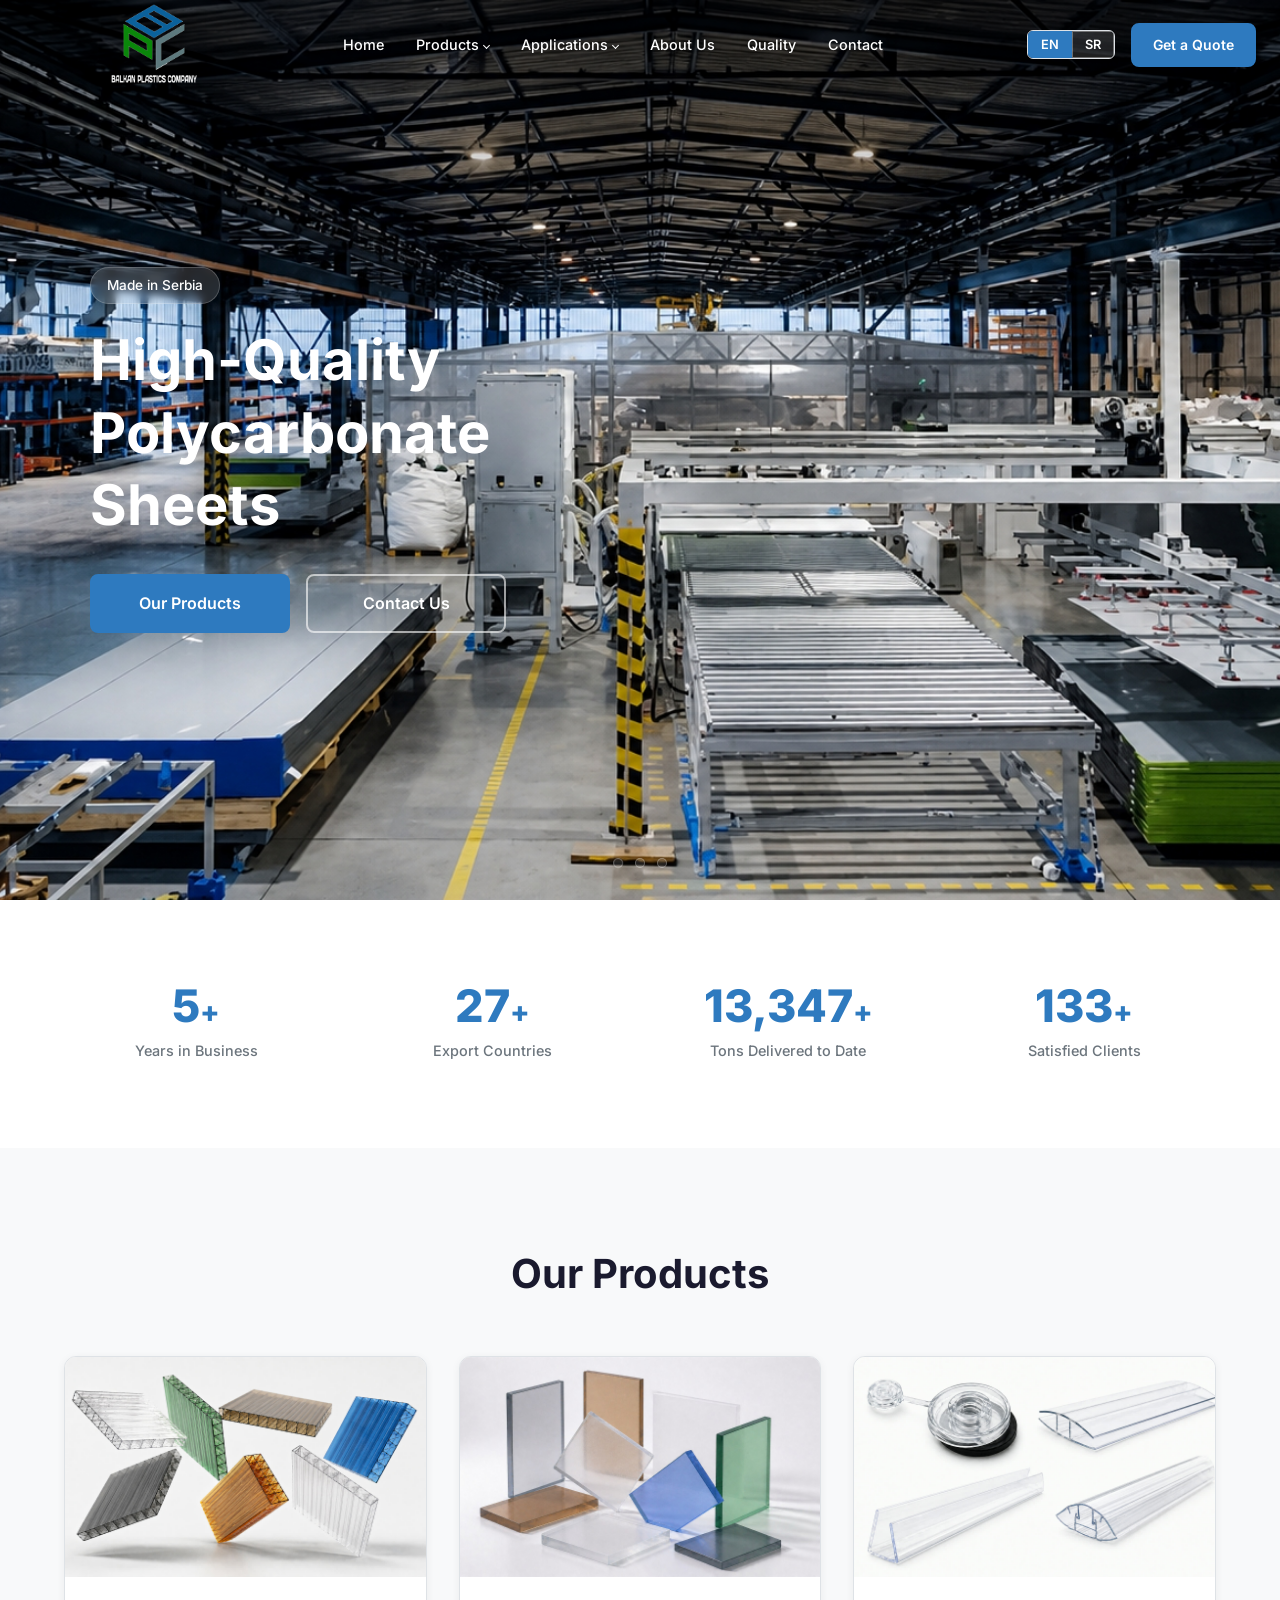
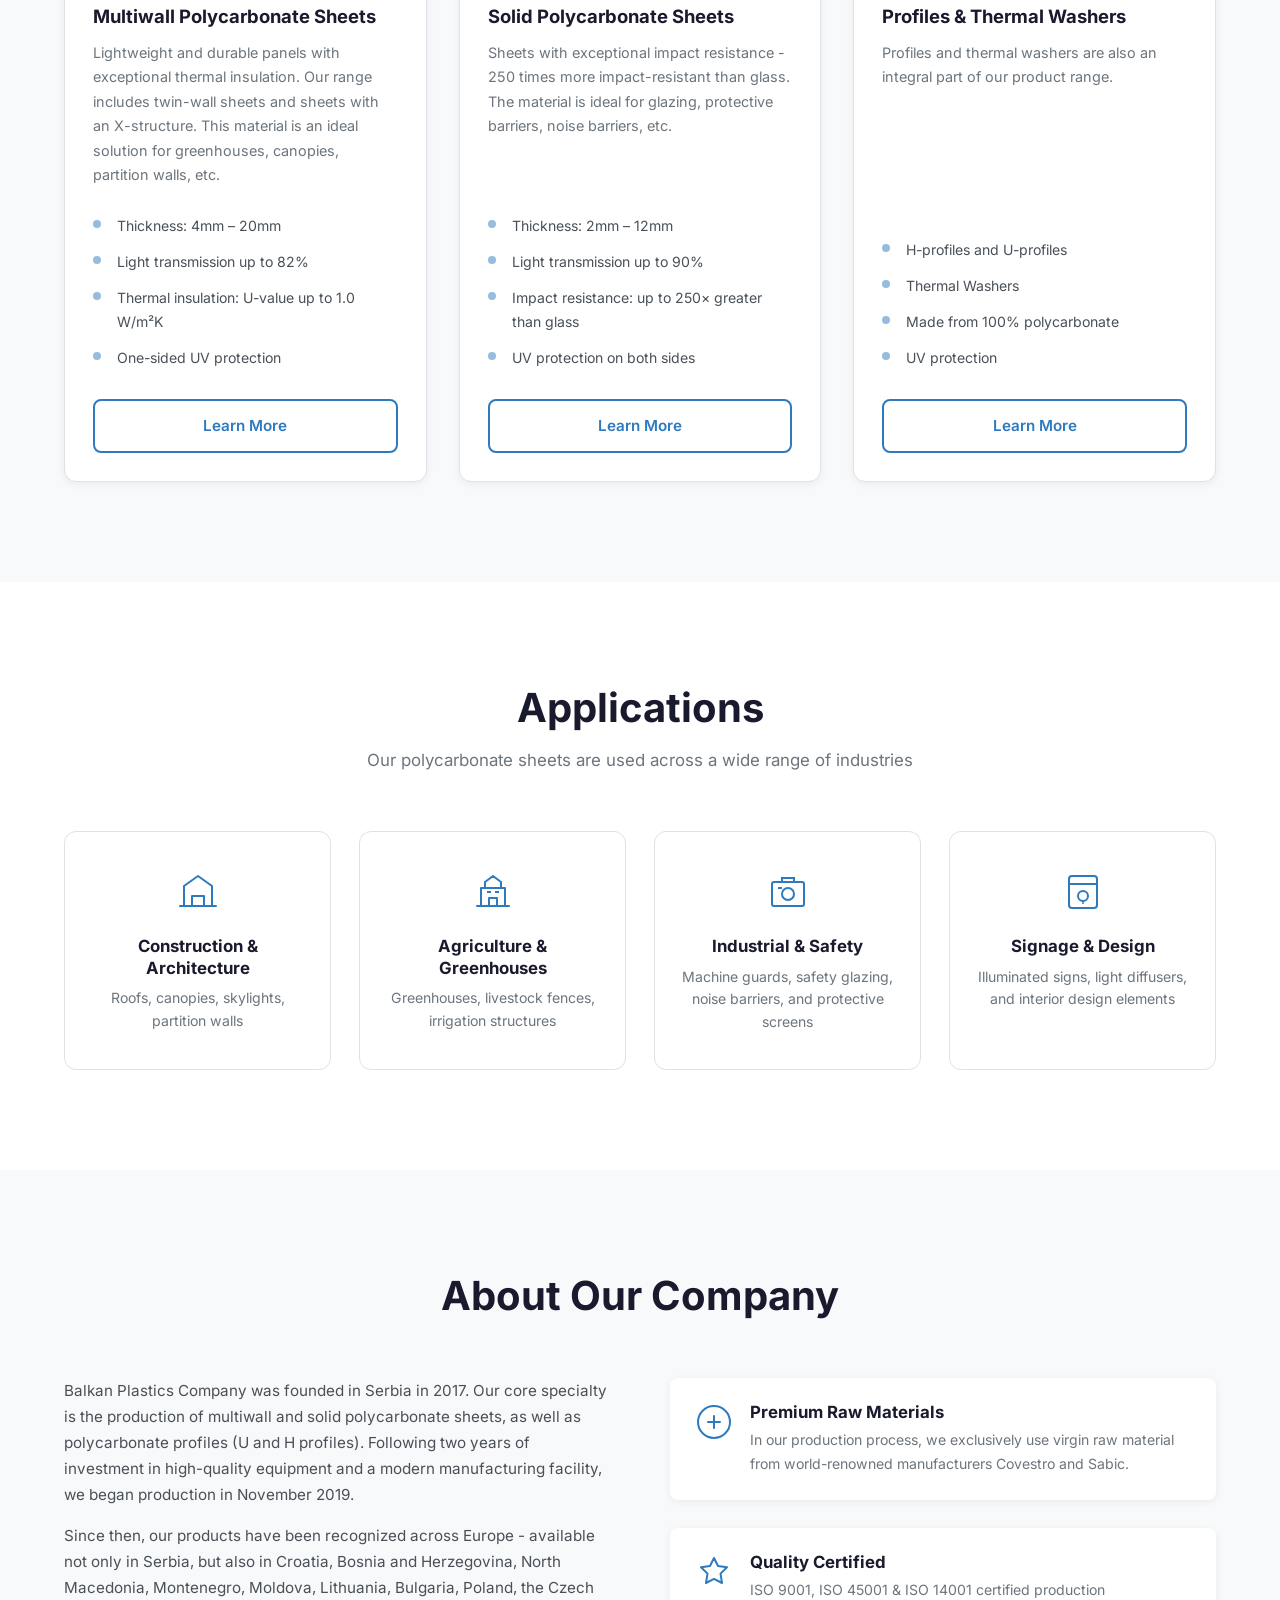
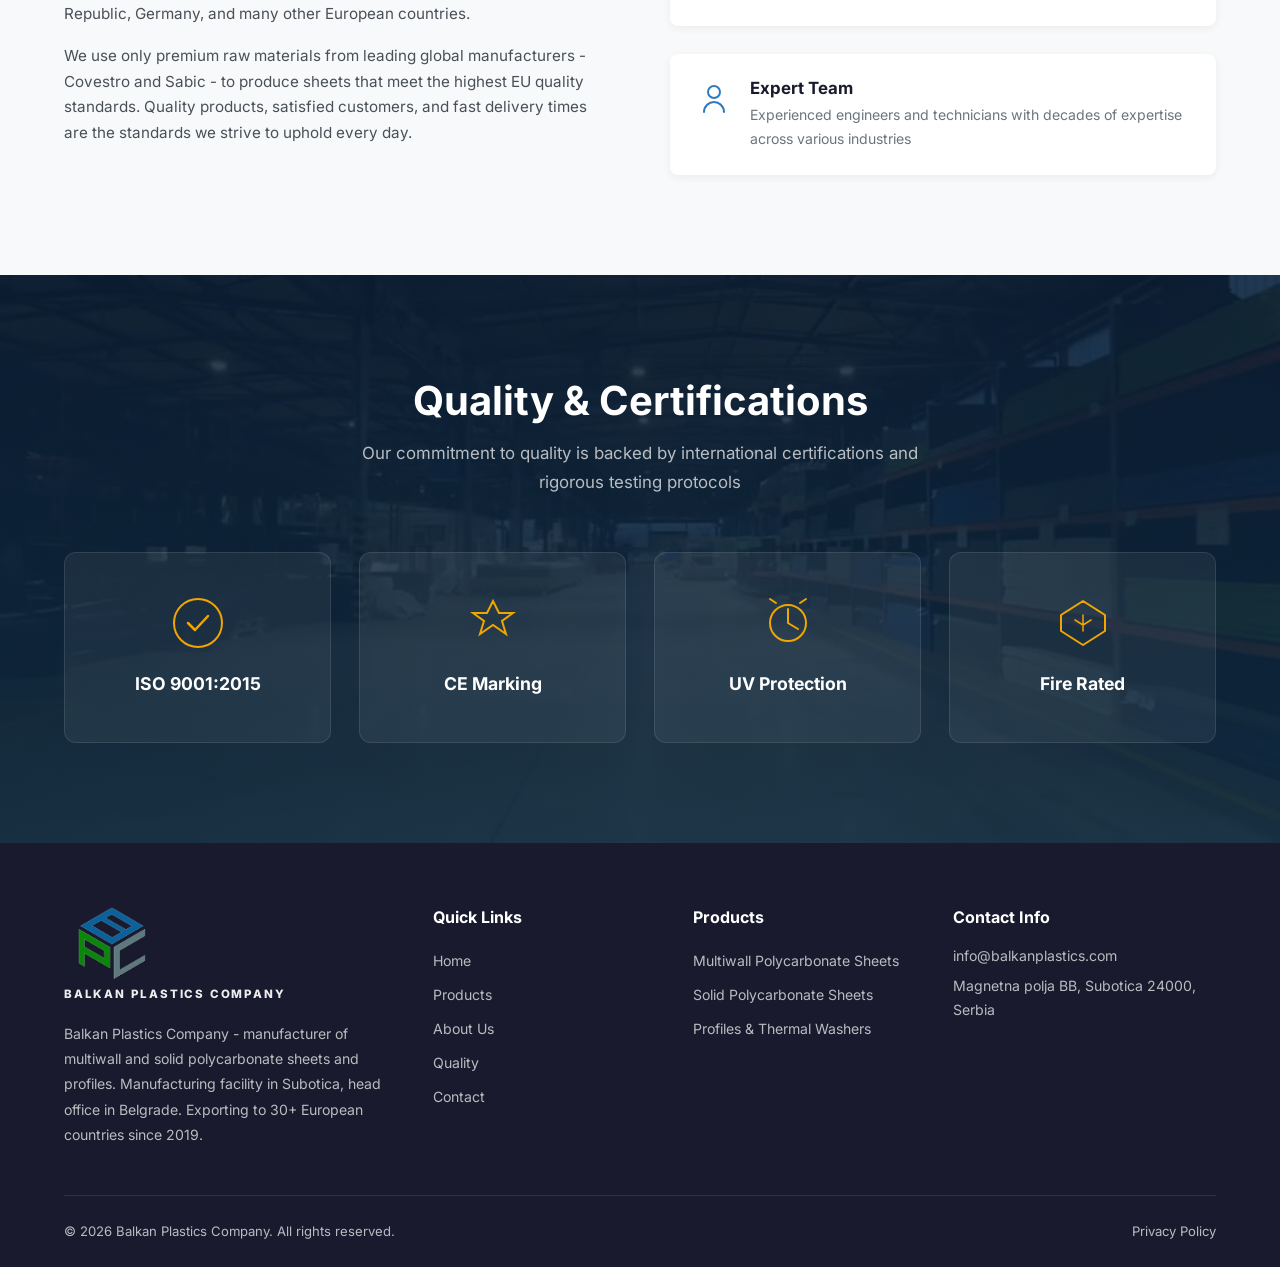
<file: index.html>
<!DOCTYPE html>
<html lang="en">
<head>
  <meta charset="UTF-8">
  <meta name="referrer" content="strict-origin-when-cross-origin">

    <link rel="icon" type="image/png" sizes="32x32" href="img/favicon.png">
  <link rel="icon" type="image/png" sizes="16x16" href="img/favicon-16.png">
  <meta name="viewport" content="width=device-width, initial-scale=1.0">
  <title data-i18n-title="meta_title_index">Balkan Plastics Company - Premium Polycarbonate Sheets Manufacturer</title>
  <meta name="description" data-i18n-content="meta_desc_index" content="Balkan Plastics Company - Leading manufacturer of multiwall and solid polycarbonate sheets in Subotica, Serbia. Premium quality, European technology, global delivery.">
  <link rel="stylesheet" href="css/style.css?v=73">
  <link rel="preload" href="fonts/inter-latin-v20.woff2" as="font" type="font/woff2" crossorigin>
  <link rel="stylesheet" href="css/fonts.css?v=1">
</head>
<body class="page-home">

  <!-- Header -->
  <header class="header">
    <div class="container header-inner">
      <a href="#home" class="logo">
        <img src="img/LOGO-BP.png" alt="Balkan Plastics Company" class="logo-img header-logo-img header-logo-dark">
        <img src="img/LOGO-BP-white.png" alt="" aria-hidden="true" class="logo-img header-logo-img header-logo-light">
      </a>

      <nav class="nav-links">
        <a href="#home" data-i18n="nav_home">Home</a>
        <div class="nav-dropdown">
          <a href="javascript:void(0)" class="nav-dropdown-trigger"><span data-i18n="nav_products">Products</span><span class="nav-arrow"></span></a>
          <div class="nav-dropdown-menu">
            <a href="multiwall.html" data-i18n="product_multiwall_title">Multiwall Polycarbonate Sheets</a>
            <a href="solid.html" data-i18n="product_solid_title">Solid Polycarbonate Sheets</a>
            <a href="profiles.html" data-i18n="product_accessories_title">Profiles & Thermal Washers</a>
          </div>
        </div>
        <div class="nav-dropdown">
          <a href="applications.html" class="nav-dropdown-trigger"><span data-i18n="nav_applications">Applications</span><span class="nav-arrow"></span></a>
          <div class="nav-dropdown-menu">
            <a href="construction.html" data-i18n="app_construction">Construction & Architecture</a>
            <a href="agriculture.html" data-i18n="app_agriculture">Agriculture & Greenhouses</a>
            <a href="industrial.html" data-i18n="app_industrial">Industrial & Safety</a>
            <a href="signage.html" data-i18n="app_signage">Signage & Design</a>
          </div>
        </div>
        <a href="#about" data-i18n="nav_about">About Us</a>
        <a href="#quality" data-i18n="nav_quality">Quality</a>
        <a href="contact.html" data-i18n="nav_contact">Contact</a>
        <div class="mobile-nav-contact">
          <div class="mnc-item"><svg viewBox="0 0 24 24" fill="none" width="16" height="16"><path d="M21 10c0 7-9 13-9 13s-9-6-9-13a9 9 0 1118 0z" stroke="currentColor" stroke-width="2"/><circle cx="12" cy="10" r="3" stroke="currentColor" stroke-width="2"/></svg><span data-i18n="contact_address_val">Magnetna polja BB, Subotica, Serbia</span></div>
          <div class="mnc-item"><svg viewBox="0 0 24 24" fill="none" width="16" height="16"><path d="M4 4h16c1.1 0 2 .9 2 2v12c0 1.1-.9 2-2 2H4c-1.1 0-2-.9-2-2V6c0-1.1.9-2 2-2z" stroke="currentColor" stroke-width="2"/><polyline points="22,6 12,13 2,6" stroke="currentColor" stroke-width="2"/></svg><span>info&#64;balkanplastics&#46;com</span></div>
          <div class="mnc-item"><svg viewBox="0 0 24 24" fill="none" width="16" height="16"><circle cx="12" cy="12" r="10" stroke="currentColor" stroke-width="2"/><polyline points="12,6 12,12 16,14" stroke="currentColor" stroke-width="2" stroke-linecap="round"/></svg><span data-i18n="contact_hours_val">Mon - Fri: 08:00 - 16:00</span></div>
        </div>
      </nav>

      <div class="header-actions">
        <div class="lang-switcher">
          <button class="lang-btn active" data-lang="en">EN</button>
          <button class="lang-btn" data-lang="sr">SR</button>
        </div>
        <a href="contact.html" class="btn btn-primary btn-sm" data-i18n="nav_get_quote">Get a Quote</a>
        <button class="mobile-menu-toggle" aria-label="Menu" data-i18n-aria="aria_menu">
          <span></span><span></span><span></span>
        </button>
      </div>
    </div>
  </header>

  <!-- Hero -->
  <section id="home" class="hero">
    <div class="hero-bg">
      <div class="hero-slide hero-slide-a">
        <div class="hero-strip"></div>
        <div class="hero-strip"></div>
        <div class="hero-strip"></div>
        <div class="hero-strip"></div>
      </div>
      <div class="hero-slide hero-slide-b">
        <div class="hero-strip"></div>
        <div class="hero-strip"></div>
        <div class="hero-strip"></div>
        <div class="hero-strip"></div>
      </div>
      <div class="hero-slide hero-slide-d">
        <div class="hero-strip"></div>
        <div class="hero-strip"></div>
        <div class="hero-strip"></div>
        <div class="hero-strip"></div>
      </div>
      <div class="hero-pattern"></div>
      <div class="hero-dots" aria-hidden="true">
        <span class="hero-dot"></span>
        <span class="hero-dot"></span>
        <span class="hero-dot"></span>
      </div>
    </div>
    <div class="container hero-content">
      <div class="hero-text">
        <span class="hero-badge">Made in Serbia</span>
        <h1 data-i18n="hero_title">High-Quality Polycarbonate Sheets</h1>
        <p class="hero-subtitle" data-i18n="hero_subtitle"></p>
        <p class="hero-desc" data-i18n="hero_desc"></p>
        <div class="hero-buttons">
          <a href="#products" class="btn btn-primary btn-lg" data-i18n="hero_btn_products">Our Products</a>
          <a href="contact.html" class="btn btn-outline btn-lg" data-i18n="hero_btn_contact">Contact Us</a>
        </div>
      </div>
    </div>
  </section>

  <!-- Stats -->
  <section class="stats">
    <div class="container">
      <div class="stats-grid">
        <div class="stat-item animate-on-scroll">
          <span class="stat-number" data-target="6">0</span>
          <span class="stat-label" data-i18n="stat_years">Years of Experience</span>
        </div>
        <div class="stat-item animate-on-scroll">
          <span class="stat-number" data-target="30">0</span>
          <span class="stat-label" data-i18n="stat_countries">Export Countries</span>
        </div>
        <div class="stat-item animate-on-scroll">
          <span class="stat-number" data-target="15000">0</span>
          <span class="stat-label" data-i18n="stat_capacity">Annual Capacity (tons)</span>
        </div>
        <div class="stat-item animate-on-scroll">
          <span class="stat-number" data-target="150">0</span>
          <span class="stat-label" data-i18n="stat_clients">Satisfied Clients</span>
        </div>
      </div>
    </div>
  </section>

  <!-- Products -->
  <section id="products" class="products">
    <div class="container">
      <div class="section-header animate-on-scroll">
        <h2 data-i18n="products_title">Our Products</h2>
        <p data-i18n="products_subtitle"></p>
      </div>

      <div class="products-grid">
        <!-- Multiwall -->
        <a href="multiwall.html" class="product-card animate-on-scroll">
          <div class="product-image product-img-multiwall">
            <div class="product-icon">
              <svg viewBox="0 0 80 80" fill="none">
                <rect x="10" y="10" width="60" height="60" rx="4" stroke="currentColor" stroke-width="2"/>
                <line x1="30" y1="10" x2="30" y2="70" stroke="currentColor" stroke-width="1.5" stroke-dasharray="4 2"/>
                <line x1="50" y1="10" x2="50" y2="70" stroke="currentColor" stroke-width="1.5" stroke-dasharray="4 2"/>
                <line x1="10" y1="30" x2="70" y2="30" stroke="currentColor" stroke-width="1.5" stroke-dasharray="4 2"/>
                <line x1="10" y1="50" x2="70" y2="50" stroke="currentColor" stroke-width="1.5" stroke-dasharray="4 2"/>
              </svg>
            </div>
          </div>
          <div class="product-content">
            <h3 data-i18n="product_multiwall_title">Multiwall Polycarbonate Sheets</h3>
            <p data-i18n="product_multiwall_desc">Lightweight and strong panels with exceptional thermal insulation. Our range includes twin-wall sheets and sheets with X-structure. This material is the ideal solution for greenhouses, canopies, partition walls, etc.</p>
            <ul class="product-features">
              <li data-i18n="product_multiwall_f1">Thickness: 4mm - 40mm</li>
              <li data-i18n="product_multiwall_f2">UV protection on one or both sides</li>
              <li data-i18n="product_multiwall_f3">Thermal insulation up to U=1.0 W/mВІK</li>
              <li data-i18n="product_multiwall_f4">Available in clear, opal, bronze, green, blue</li>
            </ul>
            <span class="btn btn-secondary" data-i18n="product_learn_more">Learn More</span>
          </div>
        </a>

        <!-- Solid -->
        <a href="solid.html" class="product-card animate-on-scroll">
          <div class="product-image product-img-solid">
            <div class="product-icon">
              <svg viewBox="0 0 80 80" fill="none">
                <rect x="10" y="20" width="60" height="40" rx="4" stroke="currentColor" stroke-width="2"/>
                <path d="M10 35 Q40 25 70 35" stroke="currentColor" stroke-width="1" opacity="0.5"/>
                <path d="M10 45 Q40 55 70 45" stroke="currentColor" stroke-width="1" opacity="0.5"/>
              </svg>
            </div>
          </div>
          <div class="product-content">
            <h3 data-i18n="product_solid_title">Solid Polycarbonate Sheets</h3>
            <p data-i18n="product_solid_desc">Sheets with exceptional impact resistance - 250 times stronger than glass. The material is ideal for glazing, protective barriers, noise barriers, etc.</p>
            <ul class="product-features">
              <li data-i18n="product_solid_f1">Thickness: 2mm - 15mm</li>
              <li data-i18n="product_solid_f2">Light transmission up to 90%</li>
              <li data-i18n="product_solid_f3">Impact resistance: 250x glass</li>
              <li data-i18n="product_solid_f4">Fire rated options available</li>
            </ul>
            <span class="btn btn-secondary" data-i18n="product_learn_more">Learn More</span>
          </div>
        </a>

        <!-- Accessories -->
        <a href="profiles.html" class="product-card animate-on-scroll">
          <div class="product-image product-img-accessories">
            <div class="product-icon">
              <svg viewBox="0 0 80 80" fill="none">
                <circle cx="40" cy="40" r="12" stroke="currentColor" stroke-width="2"/>
                <circle cx="40" cy="40" r="5" stroke="currentColor" stroke-width="2"/>
                <line x1="40" y1="8" x2="40" y2="20" stroke="currentColor" stroke-width="2"/>
                <line x1="40" y1="60" x2="40" y2="72" stroke="currentColor" stroke-width="2"/>
                <line x1="8" y1="40" x2="20" y2="40" stroke="currentColor" stroke-width="2"/>
                <line x1="60" y1="40" x2="72" y2="40" stroke="currentColor" stroke-width="2"/>
                <path d="M15 25 L25 15" stroke="currentColor" stroke-width="1.5" stroke-linecap="round"/>
                <path d="M55 65 L65 55" stroke="currentColor" stroke-width="1.5" stroke-linecap="round"/>
              </svg>
            </div>
          </div>
          <div class="product-content">
            <h3 data-i18n="product_accessories_title">Profiles & Thermal Washers</h3>
            <p data-i18n="product_accessories_desc">Profiles and thermo-washers are also an integral part of our range.</p>
            <ul class="product-features">
              <li data-i18n="product_acc_f1">H-profiles and U-profiles</li>
              <li data-i18n="product_acc_f3">Thermal washers</li>
              <li data-i18n="product_acc_f2">Made from 100% polycarbonate</li>
              <li data-i18n="product_acc_f4">UV protection</li>
            </ul>
            <span class="btn btn-secondary" data-i18n="product_learn_more">Learn More</span>
          </div>
        </a>
      </div>
    </div>
  </section>

  <!-- Applications -->
  <section class="applications">
    <div class="container">
      <div class="section-header animate-on-scroll">
        <h2 data-i18n="applications_title">Applications</h2>
        <p data-i18n="applications_subtitle">Our polycarbonate sheets are used across a wide range of industries</p>
      </div>
      <div class="apps-grid">
        <a href="construction.html" class="app-card animate-on-scroll">
          <div class="app-icon">
            <svg viewBox="0 0 48 48" fill="none"><path d="M6 38h36M10 38V18l14-10 14 10v20M18 38v-10h12v10" stroke="currentColor" stroke-width="2" stroke-linecap="round" stroke-linejoin="round"/></svg>
          </div>
          <h3 data-i18n="app_construction">Construction & Architecture</h3>
          <p data-i18n="app_construction_desc">Roofs, canopies, skylights, partition walls</p>
        </a>
        <a href="agriculture.html" class="app-card animate-on-scroll">
          <div class="app-icon">
            <svg viewBox="0 0 48 48" fill="none"><path d="M8 38h32M12 38V20h24v18M16 20V14l8-6 8 6v6M20 30h8v8h-8z" stroke="currentColor" stroke-width="2" stroke-linecap="round" stroke-linejoin="round"/><line x1="18" y1="24" x2="22" y2="24" stroke="currentColor" stroke-width="2"/><line x1="26" y1="24" x2="30" y2="24" stroke="currentColor" stroke-width="2"/></svg>
          </div>
          <h3 data-i18n="app_agriculture">Agriculture & Greenhouses</h3>
          <p data-i18n="app_agriculture_desc">Greenhouses, livestock fences, irrigation structures</p>
        </a>
        <a href="industrial.html" class="app-card animate-on-scroll">
          <div class="app-icon">
            <svg viewBox="0 0 48 48" fill="none"><rect x="8" y="14" width="32" height="24" rx="2" stroke="currentColor" stroke-width="2"/><circle cx="24" cy="26" r="6" stroke="currentColor" stroke-width="2"/><path d="M18 14V10h12v4" stroke="currentColor" stroke-width="2"/><line x1="14" y1="20" x2="18" y2="20" stroke="currentColor" stroke-width="2"/></svg>
          </div>
          <h3 data-i18n="app_industrial">Industrial & Safety</h3>
          <p data-i18n="app_industrial_desc">Machine guards, safety glazing, noise barriers, and protective screens</p>
        </a>
        <a href="signage.html" class="app-card animate-on-scroll">
          <div class="app-icon">
            <svg viewBox="0 0 48 48" fill="none"><rect x="10" y="8" width="28" height="32" rx="3" stroke="currentColor" stroke-width="2"/><line x1="10" y1="16" x2="38" y2="16" stroke="currentColor" stroke-width="2"/><circle cx="24" cy="28" r="5" stroke="currentColor" stroke-width="2"/><line x1="24" y1="33" x2="24" y2="36" stroke="currentColor" stroke-width="1.5"/></svg>
          </div>
          <h3 data-i18n="app_signage">Signage & Design</h3>
          <p data-i18n="app_signage_desc">Illuminated signs, light diffusers, and interior design elements</p>
        </a>
      </div>
    </div>
  </section>

  <!-- About -->
  <section id="about" class="about">
    <div class="container">
      <div class="section-header animate-on-scroll">
        <h2 data-i18n="about_title">About Our Company</h2>
        <p data-i18n="about_subtitle"></p>
      </div>
      <div class="about-grid">
        <div class="about-text animate-on-scroll">
          <p data-i18n="about_p1">Our state-of-the-art factory is equipped with the latest extrusion technology from leading European manufacturers.</p>
          <p data-i18n="about_p2">Located in Serbia, we serve markets across Europe, the Middle East, and beyond.</p>
          <p data-i18n="about_p3">Every sheet that leaves our production line undergoes rigorous quality testing.</p>
        </div>
        <div class="about-features animate-on-scroll">
          <div class="about-feature">
            <div class="about-feature-icon">
              <svg viewBox="0 0 40 40" fill="none"><circle cx="20" cy="20" r="16" stroke="currentColor" stroke-width="2"/><path d="M14 20h12M20 14v12" stroke="currentColor" stroke-width="2" stroke-linecap="round"/></svg>
            </div>
            <div>
              <h4 data-i18n="about_item1_title">European Technology</h4>
              <p data-i18n="about_item1_desc">In production we exclusively use virgin raw material from world-renowned manufacturers Covestro and Sabic</p>
            </div>
          </div>
          <div class="about-feature">
            <div class="about-feature-icon">
              <svg viewBox="0 0 40 40" fill="none"><path d="M20 6l4 8 9 1.3-6.5 6.3L28 31l-8-4.2L12 31l1.5-9.4L7 15.3l9-1.3z" stroke="currentColor" stroke-width="2" stroke-linejoin="round"/></svg>
            </div>
            <div>
              <h4 data-i18n="about_item2_title">Quality Certified</h4>
              <p data-i18n="about_item2_desc">ISO 9001:2015 certified production processes</p>
            </div>
          </div>
          <div class="about-feature">
            <div class="about-feature-icon">
              <svg viewBox="0 0 40 40" fill="none"><circle cx="20" cy="14" r="6" stroke="currentColor" stroke-width="2"/><path d="M10 34c0-5.5 4.5-10 10-10s10 4.5 10 10" stroke="currentColor" stroke-width="2" stroke-linecap="round"/></svg>
            </div>
            <div>
              <h4 data-i18n="about_item3_title">Expert Team</h4>
              <p data-i18n="about_item3_desc">Experienced engineers and technicians with decades of expertise across various industries</p>
            </div>
          </div>
        </div>
      </div>
    </div>
  </section>

  <!-- Quality -->
  <section id="quality" class="quality">
    <div class="container">
      <div class="section-header animate-on-scroll">
        <h2 data-i18n="quality_title">Quality & Certifications</h2>
        <p data-i18n="quality_subtitle">Our commitment to quality is backed by international certifications</p>
      </div>
      <div class="quality-grid">
        <div class="quality-card animate-on-scroll">
          <div class="quality-badge">
            <svg viewBox="0 0 60 60" fill="none"><circle cx="30" cy="30" r="24" stroke="currentColor" stroke-width="2"/><path d="M20 30l7 7 13-14" stroke="currentColor" stroke-width="2.5" stroke-linecap="round" stroke-linejoin="round"/></svg>
          </div>
          <h3 data-i18n="quality_iso">ISO 9001:2015</h3>
          <p data-i18n="quality_iso_desc"></p>
        </div>
        <div class="quality-card animate-on-scroll">
          <div class="quality-badge">
            <svg viewBox="0 0 60 60" fill="none"><path d="M30 8l6 12h14l-11 8 4 13-13-9-13 9 4-13-11-8h14z" stroke="currentColor" stroke-width="2"/></svg>
          </div>
          <h3 data-i18n="quality_ce">CE Marking</h3>
          <p data-i18n="quality_ce_desc"></p>
        </div>
        <div class="quality-card animate-on-scroll">
          <div class="quality-badge">
            <svg viewBox="0 0 60 60" fill="none"><circle cx="30" cy="30" r="18" stroke="currentColor" stroke-width="2"/><path d="M30 16v14l10 6" stroke="currentColor" stroke-width="2" stroke-linecap="round"/><path d="M18 10l-6-4M42 10l6-4" stroke="currentColor" stroke-width="2" stroke-linecap="round"/></svg>
          </div>
          <h3 data-i18n="quality_uv">UV Protection</h3>
          <p data-i18n="quality_uv_desc"></p>
        </div>
        <div class="quality-card animate-on-scroll">
          <div class="quality-badge">
            <svg viewBox="0 0 60 60" fill="none"><path d="M30 8L8 22v16l22 14 22-14V22z" stroke="currentColor" stroke-width="2" stroke-linejoin="round"/><path d="M30 22v16M22 27l8 5 8-5" stroke="currentColor" stroke-width="1.5" stroke-linecap="round"/></svg>
          </div>
          <h3 data-i18n="quality_fire">Fire Rated</h3>
          <p data-i18n="quality_fire_desc"></p>
        </div>
      </div>
    </div>
  </section>


  <!-- Footer -->
  <footer class="footer">
    <div class="container">
      <div class="footer-grid">
        <div class="footer-about">
          <div class="footer-logo">
            <img loading="lazy" src="img/LOGO-BP.png" alt="Balkan Plastics Company" class="logo-img footer-logo-img">
            <span class="footer-logo-text">BALKAN PLASTICS COMPANY</span>
          </div>
          <p data-i18n="footer_desc">Leading manufacturer of premium polycarbonate sheets in Serbia.</p>
        </div>
        <div class="footer-links">
          <h4 data-i18n="footer_quick_links">Quick Links</h4>
          <a href="#home" data-i18n="nav_home">Home</a>
          <a href="#products" data-i18n="footer_products">Products</a>
          <a href="#about" data-i18n="nav_about">About Us</a>
          <a href="#quality" data-i18n="nav_quality">Quality</a>
          <a href="contact.html" data-i18n="nav_contact">Contact</a>
        </div>
        <div class="footer-links">
          <h4 data-i18n="footer_products">Products</h4>
          <a href="multiwall.html" data-i18n="product_multiwall_title">Multiwall Sheets</a>
          <a href="solid.html" data-i18n="product_solid_title">Solid Sheets</a>
          <a href="profiles.html" data-i18n="product_accessories_title">Profiles & Thermal Washers</a>
        </div>
        <div class="footer-contact">
          <h4 data-i18n="footer_contact">Contact Info</h4>
          <p>info&#64;balkanplastics&#46;com</p>
          <p data-i18n="contact_address_val">Subotica, Serbia</p>
        </div>
      </div>
      <div class="footer-bottom">
        <p>&copy; 2026 Balkan Plastics Company. <span data-i18n="footer_rights">All rights reserved.</span></p>
        <div class="footer-bottom-links">
          <a href="privacy.html" data-i18n="footer_privacy">Privacy Policy</a>
        </div>
      </div>
    </div>
  </footer>

  <!-- Scroll to top button -->
  <button class="scroll-top" id="scrollTop" aria-label="Scroll to top">
    <svg viewBox="0 0 24 24" fill="none"><path d="M18 15l-6-6-6 6" stroke="currentColor" stroke-width="2.5" stroke-linecap="round" stroke-linejoin="round"/></svg>
  </button>

  <script src="js/translations.js?v=58"></script>
  <script src="js/main.js?v=60"></script>
</body>
</html>
</file>
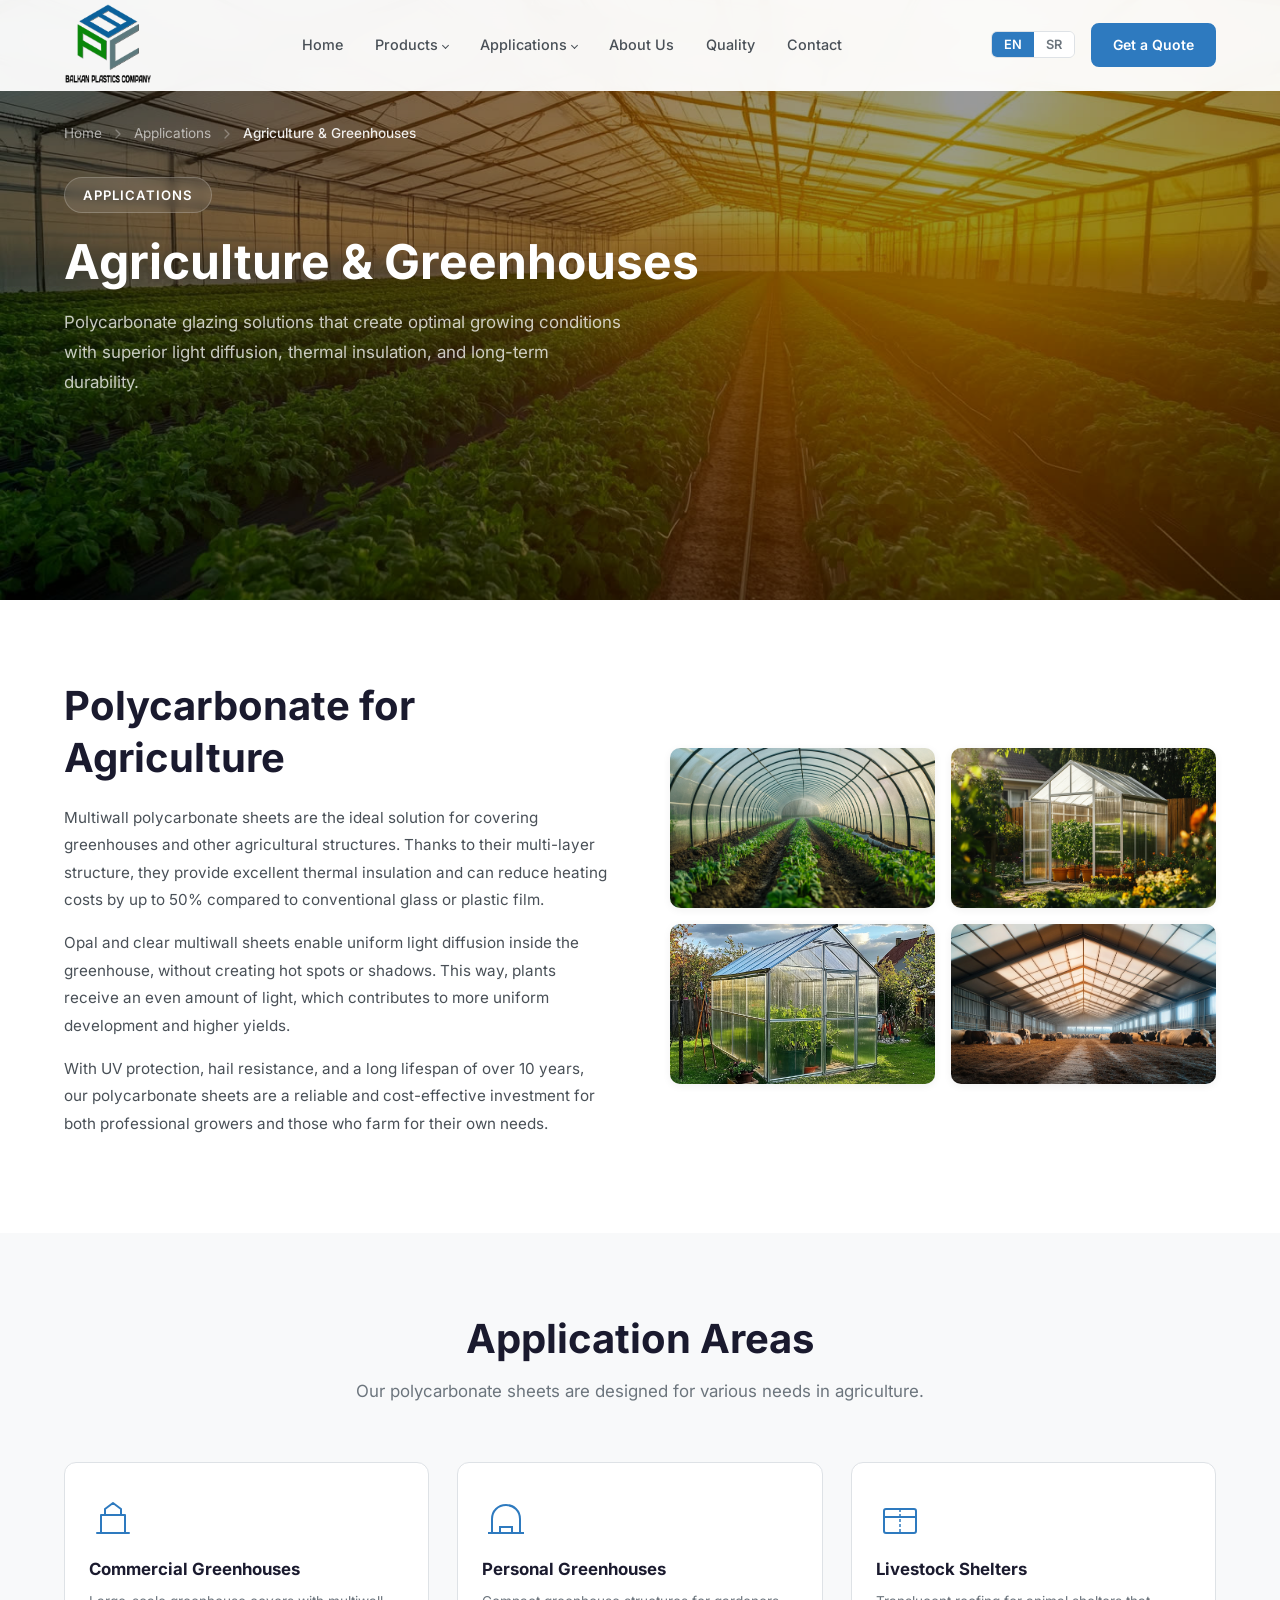
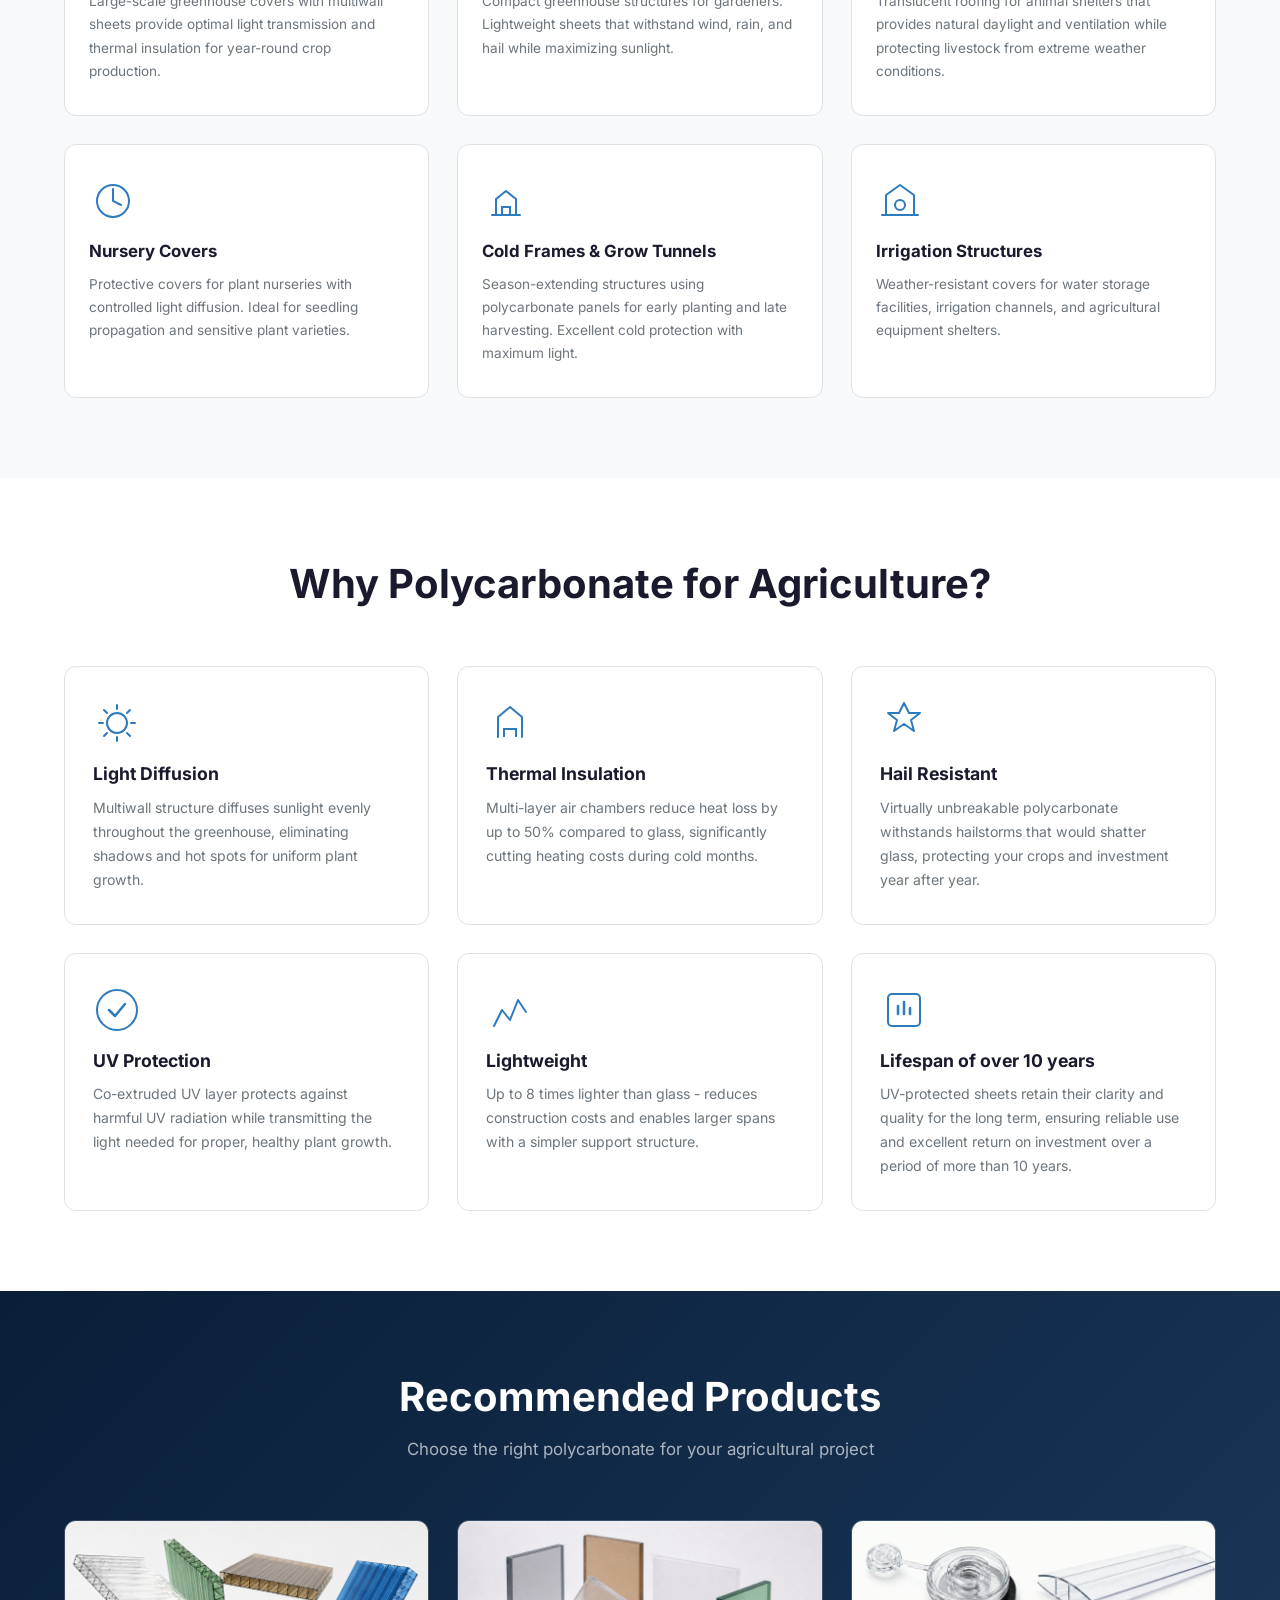
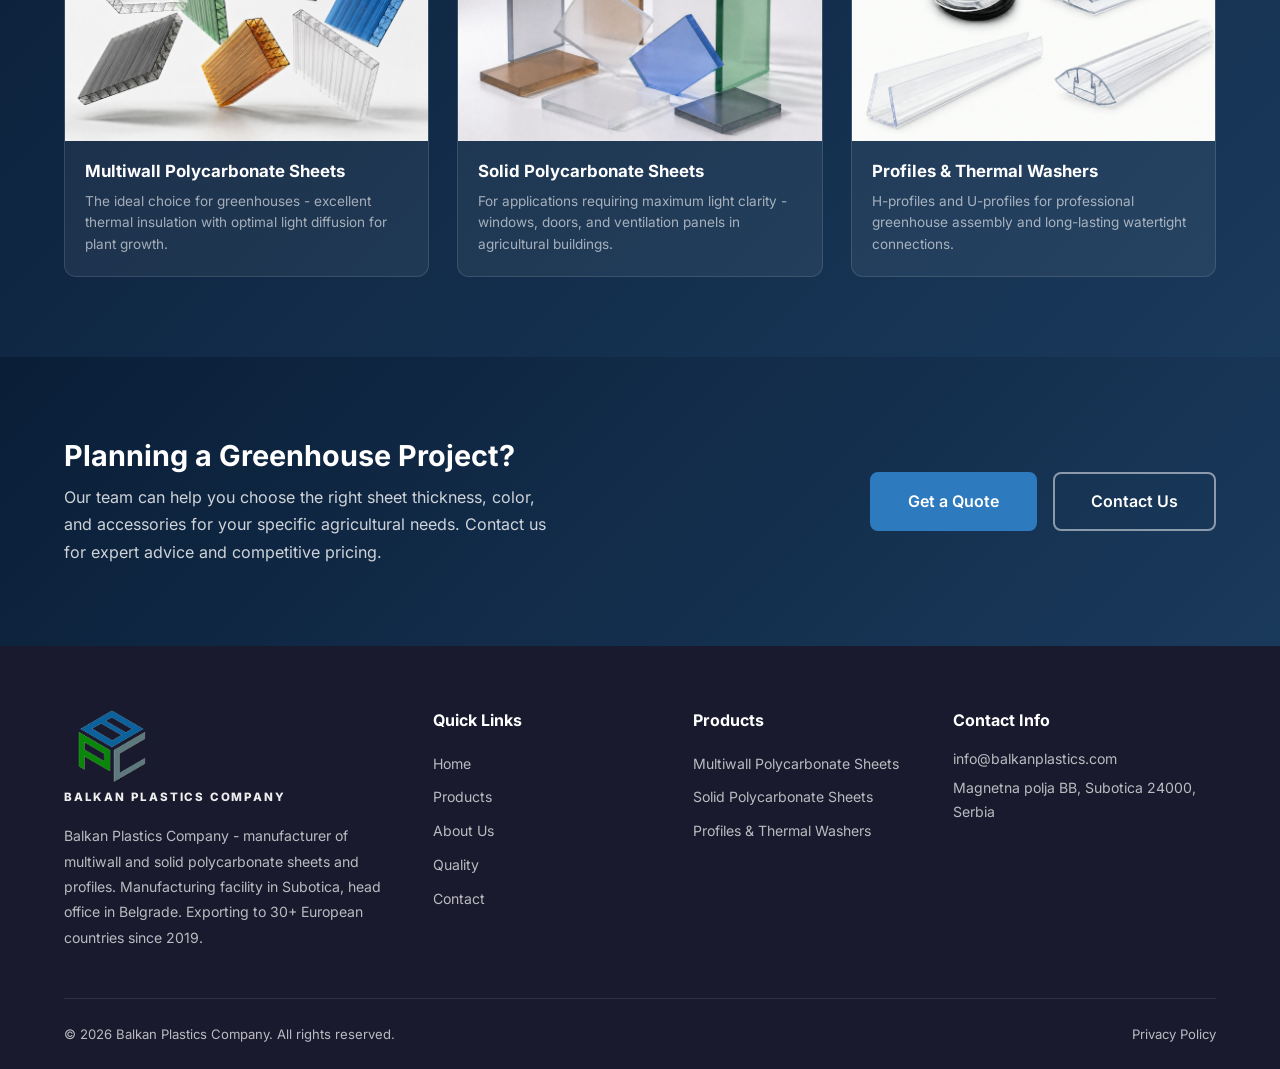
<file: agriculture.html>
<!DOCTYPE html>
<html lang="en">
<head>
  <meta charset="UTF-8">
  <meta name="referrer" content="strict-origin-when-cross-origin">

    <link rel="icon" type="image/png" sizes="32x32" href="img/favicon.png">
  <link rel="icon" type="image/png" sizes="16x16" href="img/favicon-16.png">
  <meta name="viewport" content="width=device-width, initial-scale=1.0">
  <title data-i18n-title="meta_title_agriculture">Agriculture & Greenhouses - Balkan Plastics Company</title>
  <meta name="description" data-i18n-content="meta_desc_agriculture" content="Polycarbonate solutions for agriculture and greenhouses. Superior light diffusion, thermal insulation, and durability for optimal growing conditions.">
  <link rel="stylesheet" href="css/style.css?v=73">
  <link rel="stylesheet" href="css/product.css?v=13">
  <link rel="preload" href="fonts/inter-latin-v20.woff2" as="font" type="font/woff2" crossorigin>
  <link rel="stylesheet" href="css/fonts.css?v=1">
</head>
<body>

  <!-- Header -->
  <header class="header scrolled">
    <div class="container header-inner">
      <a href="index.html" class="logo">
        <img src="img/LOGO-BP.png" alt="Balkan Plastics Company" class="logo-img header-logo-img">
      </a>
      <nav class="nav-links">
        <a href="index.html" data-i18n="nav_home">Home</a>
        <div class="nav-dropdown">
          <a href="index.html#products" class="nav-dropdown-trigger"><span data-i18n="nav_products">Products</span><span class="nav-arrow"></span></a>
          <div class="nav-dropdown-menu">
            <a href="multiwall.html" data-i18n="product_multiwall_title">Multiwall Polycarbonate Sheets</a>
            <a href="solid.html" data-i18n="product_solid_title">Solid Polycarbonate Sheets</a>
            <a href="profiles.html" data-i18n="product_accessories_title">Profiles & Thermal Washers</a>
          </div>
        </div>
        <div class="nav-dropdown">
          <a href="applications.html" class="nav-dropdown-trigger"><span data-i18n="nav_applications">Applications</span><span class="nav-arrow"></span></a>
          <div class="nav-dropdown-menu">
            <a href="construction.html" data-i18n="app_construction">Construction & Architecture</a>
            <a href="agriculture.html" class="active-link" data-i18n="app_agriculture">Agriculture & Greenhouses</a>
            <a href="industrial.html" data-i18n="app_industrial">Industrial & Safety</a>
            <a href="signage.html" data-i18n="app_signage">Signage & Design</a>
          </div>
        </div>
        <a href="index.html#about" data-i18n="nav_about">About Us</a>
        <a href="index.html#quality" data-i18n="nav_quality">Quality</a>
        <a href="contact.html" data-i18n="nav_contact">Contact</a>
        <div class="mobile-nav-contact">
          <div class="mnc-item"><svg viewBox="0 0 24 24" fill="none" width="16" height="16"><path d="M21 10c0 7-9 13-9 13s-9-6-9-13a9 9 0 1118 0z" stroke="currentColor" stroke-width="2"/><circle cx="12" cy="10" r="3" stroke="currentColor" stroke-width="2"/></svg><span data-i18n="contact_address_val">Magnetna polja BB, Subotica, Serbia</span></div>
          <div class="mnc-item"><svg viewBox="0 0 24 24" fill="none" width="16" height="16"><path d="M4 4h16c1.1 0 2 .9 2 2v12c0 1.1-.9 2-2 2H4c-1.1 0-2-.9-2-2V6c0-1.1.9-2 2-2z" stroke="currentColor" stroke-width="2"/><polyline points="22,6 12,13 2,6" stroke="currentColor" stroke-width="2"/></svg><span>info&#64;balkanplastics&#46;com</span></div>
          <div class="mnc-item"><svg viewBox="0 0 24 24" fill="none" width="16" height="16"><circle cx="12" cy="12" r="10" stroke="currentColor" stroke-width="2"/><polyline points="12,6 12,12 16,14" stroke="currentColor" stroke-width="2" stroke-linecap="round"/></svg><span data-i18n="contact_hours_val">Mon - Fri: 08:00 - 16:00</span></div>
        </div>
      </nav>
      <div class="header-actions">
        <div class="lang-switcher">
          <button class="lang-btn active" data-lang="en">EN</button>
          <button class="lang-btn" data-lang="sr">SR</button>
        </div>
        <a href="contact.html" class="btn btn-primary btn-sm" data-i18n="nav_get_quote">Get a Quote</a>
        <button class="mobile-menu-toggle" aria-label="Menu" data-i18n-aria="aria_menu">
          <span></span><span></span><span></span>
        </button>
      </div>
    </div>
  </header>

  <!-- Hero Banner -->
  <section class="product-hero">
    <div class="product-hero-bg product-hero-bg-agriculture"></div>
    <div class="container product-hero-inner">
      <div class="product-breadcrumb">
        <a href="index.html" data-i18n="nav_home">Home</a>
        <svg viewBox="0 0 24 24" fill="none" width="16" height="16"><path d="M9 18l6-6-6-6" stroke="currentColor" stroke-width="2" stroke-linecap="round" stroke-linejoin="round"/></svg>
        <a href="applications.html" data-i18n="nav_applications">Applications</a>
        <svg viewBox="0 0 24 24" fill="none" width="16" height="16"><path d="M9 18l6-6-6-6" stroke="currentColor" stroke-width="2" stroke-linecap="round" stroke-linejoin="round"/></svg>
        <span data-i18n="app_agriculture">Agriculture & Greenhouses</span>
      </div>
      <div class="product-hero-content">
        <div class="product-hero-text">
          <div class="product-hero-badge" data-i18n="agr_badge">Applications</div>
          <h1 data-i18n="agr_hero_title">Agriculture & Greenhouses</h1>
          <p class="product-hero-desc" data-i18n="agr_hero_desc">Polycarbonate glazing solutions that create optimal growing conditions with superior light diffusion, thermal insulation, and long-term durability.</p>
        </div>
      </div>
    </div>
  </section>

  <!-- Intro -->
  <section class="product-section">
    <div class="container">
      <div class="product-overview-grid">
        <div class="product-overview-text animate-on-scroll">
          <h2 data-i18n="agr_intro_title">Polycarbonate for Agriculture</h2>
          <p data-i18n="agr_intro_p1">Multiwall polycarbonate sheets are the ideal solution for covering greenhouses and other agricultural structures. Thanks to their distinctive multi-layer structure, they provide excellent thermal insulation and can reduce heating costs by up to 50% compared to regular glass or film.</p>
          <p data-i18n="agr_intro_p2">Opal and clear multiwall sheets enable uniform light diffusion inside the greenhouse, without creating bright zones or shadows. This way plants receive an even amount of light, which contributes to more uniform development and higher yields.</p>
          <p data-i18n="agr_intro_p3">With UV protection, hail resistance, and a long lifespan of over 10 years, our polycarbonate sheets are a reliable and cost-effective investment for both professional growers and those who farm for their own needs.</p>
        </div>
        <div class="product-overview-images overview-images-grid lightbox-on animate-on-scroll">
          <img loading="lazy" src="img/60.jpg" alt="Commercial greenhouse">
          <img loading="lazy" src="img/61.jpg?v=2" alt="Greenhouse interior">
          <img loading="lazy" src="img/62.jpg" alt="Hobby greenhouse">
          <img loading="lazy" src="img/63.jpg" alt="Multiwall colors">
        </div>
      </div>
    </div>
  </section>

  <!-- Application Areas -->
  <section class="product-section product-section-alt">
    <div class="container">
      <div class="section-header animate-on-scroll">
        <h2 data-i18n="agr_areas_title">Application Areas</h2>
        <p data-i18n="agr_areas_subtitle">Our polycarbonate sheets are designed for various needs in agriculture.</p>
      </div>
      <div class="app-areas-grid">
        <div class="app-area-card animate-on-scroll">
          <div class="app-area-icon">
            <svg viewBox="0 0 48 48" fill="none"><path d="M8 38h32M12 38V20h24v18M16 20V14l8-6 8 6v6" stroke="currentColor" stroke-width="2" stroke-linecap="round" stroke-linejoin="round"/></svg>
          </div>
          <h3 data-i18n="agr_area1_title">Commercial Greenhouses</h3>
          <p data-i18n="agr_area1_desc">Large-scale greenhouse covers with multiwall sheets providing optimal light transmission and thermal insulation for year-round crop production.</p>
        </div>
        <div class="app-area-card animate-on-scroll">
          <div class="app-area-icon">
            <svg viewBox="0 0 48 48" fill="none"><path d="M6 38h36" stroke="currentColor" stroke-width="2"/><path d="M10 38V24c0-8 6-14 14-14s14 6 14 14v14" stroke="currentColor" stroke-width="2"/><path d="M18 38v-6h12v6" stroke="currentColor" stroke-width="2"/></svg>
          </div>
          <h3 data-i18n="agr_area2_title">Personal Greenhouses</h3>
          <p data-i18n="agr_area2_desc">Compact greenhouse structures for gardeners. Lightweight sheets that withstand wind, rain, and hail while maximizing sunlight.</p>
        </div>
        <div class="app-area-card animate-on-scroll">
          <div class="app-area-icon">
            <svg viewBox="0 0 48 48" fill="none"><rect x="8" y="14" width="32" height="24" rx="2" stroke="currentColor" stroke-width="2"/><path d="M8 22h32" stroke="currentColor" stroke-width="2"/><path d="M24 14v24" stroke="currentColor" stroke-width="1.5" stroke-dasharray="3 2"/></svg>
          </div>
          <h3 data-i18n="agr_area3_title">Livestock Shelters</h3>
          <p data-i18n="agr_area3_desc">Translucent roofing for animal shelters that provides natural daylight and ventilation while protecting livestock from extreme weather conditions.</p>
        </div>
        <div class="app-area-card animate-on-scroll">
          <div class="app-area-icon">
            <svg viewBox="0 0 48 48" fill="none"><circle cx="24" cy="24" r="16" stroke="currentColor" stroke-width="2"/><path d="M24 12v12l8 4" stroke="currentColor" stroke-width="2" stroke-linecap="round"/></svg>
          </div>
          <h3 data-i18n="agr_area4_title">Nursery Covers</h3>
          <p data-i18n="agr_area4_desc">Protective covers for plant nurseries with controlled light diffusion. Ideal for seedling propagation and sensitive plant varieties.</p>
        </div>
        <div class="app-area-card animate-on-scroll">
          <div class="app-area-icon">
            <svg viewBox="0 0 48 48" fill="none"><path d="M10 38h28M14 38V22l10-8 10 8v16" stroke="currentColor" stroke-width="2" stroke-linecap="round" stroke-linejoin="round"/><path d="M20 30h8v8h-8z" stroke="currentColor" stroke-width="2"/></svg>
          </div>
          <h3 data-i18n="agr_area5_title">Cold Frames & Grow Tunnels</h3>
          <p data-i18n="agr_area5_desc">Season-extending structures using polycarbonate panels for early planting and late harvesting. Excellent cold protection with maximum light.</p>
        </div>
        <div class="app-area-card animate-on-scroll">
          <div class="app-area-icon">
            <svg viewBox="0 0 48 48" fill="none"><path d="M6 38h36M10 38V18l14-10 14 10v20" stroke="currentColor" stroke-width="2" stroke-linecap="round" stroke-linejoin="round"/><circle cx="24" cy="28" r="5" stroke="currentColor" stroke-width="2"/></svg>
          </div>
          <h3 data-i18n="agr_area6_title">Irrigation Structures</h3>
          <p data-i18n="agr_area6_desc">Weather-resistant covers for water storage facilities, irrigation channels, and agricultural equipment shelters.</p>
        </div>
      </div>
    </div>
  </section>

  <!-- Benefits -->
  <section class="product-section">
    <div class="container">
      <div class="section-header animate-on-scroll">
        <h2 data-i18n="agr_benefits_title">Why Polycarbonate for Agriculture?</h2>
      </div>
      <div class="strengths-grid">
        <div class="strength-card animate-on-scroll">
          <div class="strength-icon">
            <svg viewBox="0 0 48 48" fill="none"><circle cx="24" cy="24" r="10" stroke="currentColor" stroke-width="2"/><path d="M24 6v4M24 38v4M6 24h4M38 24h4M11 11l3 3M34 34l3 3M11 37l3-3M34 14l3-3" stroke="currentColor" stroke-width="2" stroke-linecap="round"/></svg>
          </div>
          <h3 data-i18n="agr_ben1_title">Light Diffusion</h3>
          <p data-i18n="agr_ben1_desc">Multiwall structure diffuses sunlight evenly throughout the greenhouse, eliminating shadows and hot spots for uniform plant growth.</p>
        </div>
        <div class="strength-card animate-on-scroll">
          <div class="strength-icon">
            <svg viewBox="0 0 48 48" fill="none"><path d="M12 38V18l12-10 12 10v20" stroke="currentColor" stroke-width="2" stroke-linecap="round" stroke-linejoin="round"/><path d="M18 38v-8h12v8" stroke="currentColor" stroke-width="2"/></svg>
          </div>
          <h3 data-i18n="agr_ben2_title">Thermal Insulation</h3>
          <p data-i18n="agr_ben2_desc">Multi-layer air chambers reduce heat loss by up to 50% compared to glass, significantly cutting heating costs during cold months.</p>
        </div>
        <div class="strength-card animate-on-scroll">
          <div class="strength-icon">
            <svg viewBox="0 0 48 48" fill="none"><path d="M24 4l5 10h11l-9 7 3 11-10-7-10 7 3-11-9-7h11z" stroke="currentColor" stroke-width="2" stroke-linejoin="round"/></svg>
          </div>
          <h3 data-i18n="agr_ben3_title">Hail Resistant</h3>
          <p data-i18n="agr_ben3_desc">Virtually unbreakable polycarbonate withstands hailstorms that would shatter glass, protecting your crops and investment year after year.</p>
        </div>
        <div class="strength-card animate-on-scroll">
          <div class="strength-icon">
            <svg viewBox="0 0 48 48" fill="none"><path d="M24 4C13 4 4 13 4 24s9 20 20 20 20-9 20-20S35 4 24 4z" stroke="currentColor" stroke-width="2"/><path d="M16 24l6 6 10-12" stroke="currentColor" stroke-width="2.5" stroke-linecap="round" stroke-linejoin="round"/></svg>
          </div>
          <h3 data-i18n="agr_ben4_title">UV Protection</h3>
          <p data-i18n="agr_ben4_desc">Co-extruded UV layer protects from harmful solar radiation while transmitting the light needed for proper and healthy plant growth.</p>
        </div>
        <div class="strength-card animate-on-scroll">
          <div class="strength-icon">
            <svg viewBox="0 0 48 48" fill="none"><path d="M8 40l8-16 8 10 8-20 8 12" stroke="currentColor" stroke-width="2" stroke-linecap="round" stroke-linejoin="round"/></svg>
          </div>
          <h3 data-i18n="agr_ben5_title">Lightweight</h3>
          <p data-i18n="agr_ben5_desc">Up to 8 times lighter than glass - reduces construction costs and enables larger spans with a simpler support structure.</p>
        </div>
        <div class="strength-card animate-on-scroll">
          <div class="strength-icon">
            <svg viewBox="0 0 48 48" fill="none"><rect x="8" y="8" width="32" height="32" rx="4" stroke="currentColor" stroke-width="2"/><path d="M18 20v8M24 16v12M30 22v6" stroke="currentColor" stroke-width="2.5" stroke-linecap="round"/></svg>
          </div>
          <h3 data-i18n="agr_ben6_title">Lifespan of over 10 years</h3>
          <p data-i18n="agr_ben6_desc">UV-protected sheets retain their clarity and quality for the long term, ensuring reliable use and excellent return on investment for over 10 years.</p>
        </div>
      </div>
    </div>
  </section>

  <!-- Recommended Products -->
  <section class="product-section product-section-dark">
    <div class="container">
      <div class="section-header animate-on-scroll">
        <h2 data-i18n="agr_products_title">Recommended Products</h2>
        <p data-i18n="agr_products_subtitle">Choose the right polycarbonate for your agricultural project</p>
      </div>
      <div class="recommended-grid">
        <a href="multiwall.html" class="recommended-card animate-on-scroll">
          <div class="recommended-image">
            <img width="1500" height="900" loading="lazy" src="img/41.jpg" alt="Multiwall sheets">
          </div>
          <h3 data-i18n="product_multiwall_title">Multiwall Polycarbonate Sheets</h3>
          <p data-i18n="agr_rec1_desc">The ideal choice for greenhouses - excellent thermal insulation with optimal light diffusion for plant growth.</p>
        </a>
        <a href="solid.html" class="recommended-card animate-on-scroll">
          <div class="recommended-image">
            <img width="1500" height="900" loading="lazy" src="img/42.jpg" alt="Solid sheets">
          </div>
          <h3 data-i18n="product_solid_title">Solid Polycarbonate Sheets</h3>
          <p data-i18n="agr_rec3_desc">For applications requiring maximum light clarity - windows, doors, and ventilation panels in agricultural buildings.</p>
        </a>
        <a href="profiles.html" class="recommended-card animate-on-scroll">
          <div class="recommended-image">
            <img width="1500" height="900" loading="lazy" src="img/56.jpg" alt="Profiles & Thermal Washers">
          </div>
          <h3 data-i18n="product_accessories_title">Profiles & Thermal Washers</h3>
          <p data-i18n="agr_rec2_desc">H-profiles and U-profiles for professional greenhouse assembly and long-lasting watertight connections.</p>
        </a>
      </div>
    </div>
  </section>

  <!-- CTA -->
  <section class="product-cta">
    <div class="container">
      <div class="product-cta-inner animate-on-scroll">
        <div class="product-cta-text">
          <h2 data-i18n="agr_cta_title">Planning a Greenhouse Project?</h2>
          <p data-i18n="agr_cta_desc">Our team can help you choose the right sheet thickness, color, and accessories for your specific agricultural needs. Contact us for expert advice and competitive pricing.</p>
        </div>
        <div class="product-cta-actions">
          <a href="contact.html" class="btn btn-primary btn-lg" data-i18n="nav_get_quote">Get a Quote</a>
          <a href="contact.html" class="btn btn-outline btn-lg" data-i18n="agr_cta_contact">Contact Us</a>
        </div>
      </div>
    </div>
  </section>

  <!-- Footer -->
  <footer class="footer">
    <div class="container">
      <div class="footer-grid">
        <div class="footer-about">
          <div class="footer-logo">
            <img loading="lazy" src="img/LOGO-BP.png" alt="Balkan Plastics Company" class="logo-img footer-logo-img">
            <span class="footer-logo-text">BALKAN PLASTICS COMPANY</span>
          </div>
          <p data-i18n="footer_desc">Leading manufacturer of premium polycarbonate sheets in Serbia.</p>
        </div>
        <div class="footer-links">
          <h4 data-i18n="footer_quick_links">Quick Links</h4>
          <a href="index.html" data-i18n="nav_home">Home</a>
          <a href="index.html#products" data-i18n="footer_products">Products</a>
          <a href="index.html#about" data-i18n="nav_about">About Us</a>
          <a href="index.html#quality" data-i18n="nav_quality">Quality</a>
          <a href="contact.html" data-i18n="nav_contact">Contact</a>
        </div>
        <div class="footer-links">
          <h4 data-i18n="footer_products">Products</h4>
          <a href="multiwall.html" data-i18n="product_multiwall_title">Multiwall Sheets</a>
          <a href="solid.html" data-i18n="product_solid_title">Solid Sheets</a>
          <a href="profiles.html" data-i18n="product_accessories_title">Profiles & Thermal Washers</a>
        </div>
        <div class="footer-contact">
          <h4 data-i18n="footer_contact">Contact Info</h4>
          <p>info&#64;balkanplastics&#46;com</p>
          <p data-i18n="contact_address_val">Subotica, Serbia</p>
        </div>
      </div>
      <div class="footer-bottom">
        <p>&copy; 2026 Balkan Plastics Company. <span data-i18n="footer_rights">All rights reserved.</span></p>
        <div class="footer-bottom-links">
          <a href="privacy.html" data-i18n="footer_privacy">Privacy Policy</a>
        </div>
      </div>
    </div>
  </footer>

  <button class="scroll-top" id="scrollTop" aria-label="Scroll to top">
    <svg viewBox="0 0 24 24" fill="none"><path d="M18 15l-6-6-6 6" stroke="currentColor" stroke-width="2.5" stroke-linecap="round" stroke-linejoin="round"/></svg>
  </button>

  <script src="js/translations.js?v=58"></script>
  <script src="js/main.js?v=60"></script>
</body>
</html>
</file>
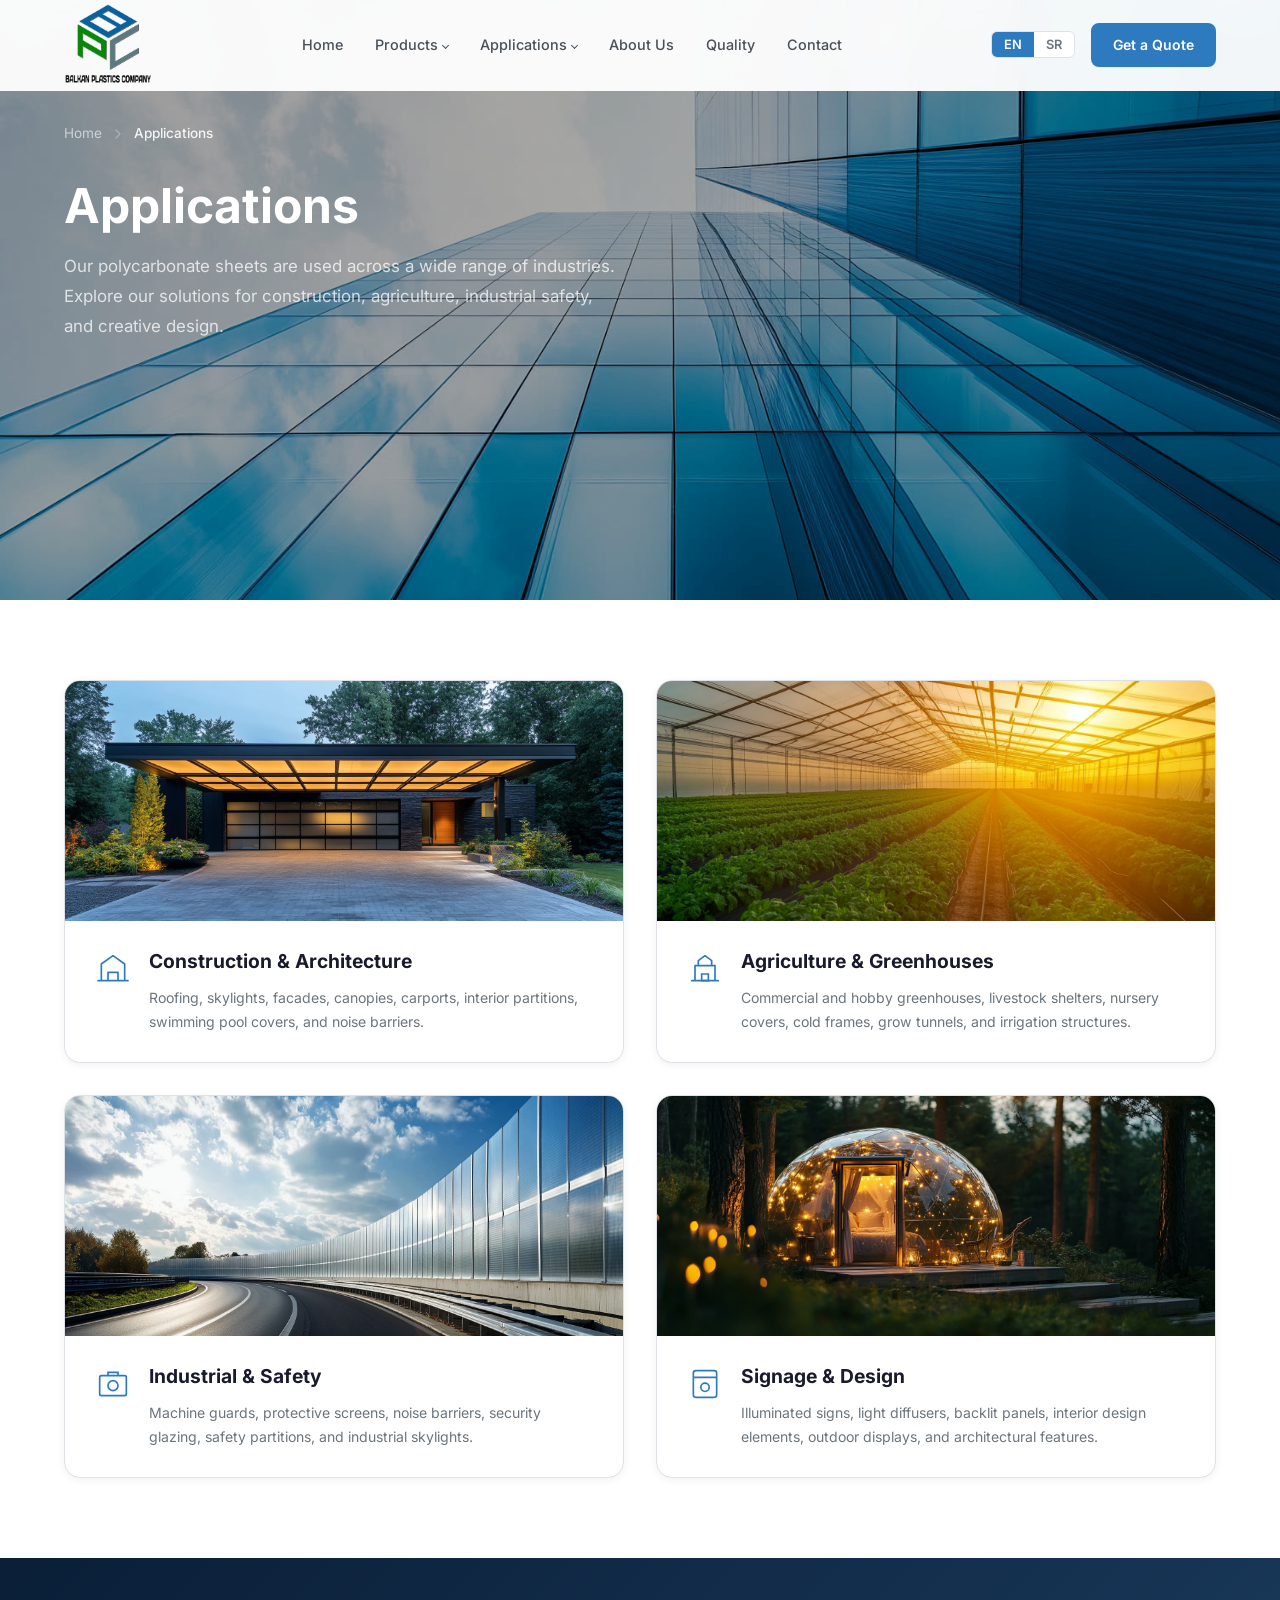
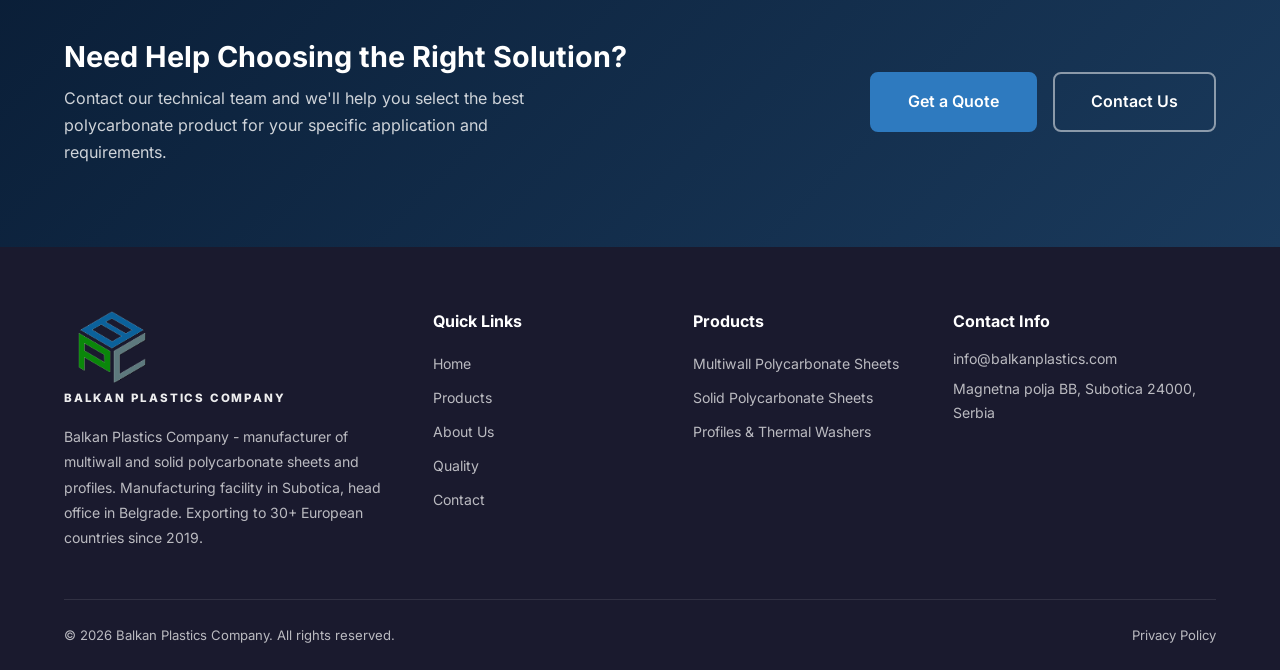
<file: applications.html>
<!DOCTYPE html>
<html lang="en">
<head>
  <meta charset="UTF-8">
  <meta name="referrer" content="strict-origin-when-cross-origin">

    <link rel="icon" type="image/png" sizes="32x32" href="img/favicon.png">
  <link rel="icon" type="image/png" sizes="16x16" href="img/favicon-16.png">
  <meta name="viewport" content="width=device-width, initial-scale=1.0">
  <title data-i18n-title="meta_title_applications">Applications - Balkan Plastics Company</title>
  <meta name="description" data-i18n-content="meta_desc_applications" content="Polycarbonate applications for construction, agriculture, industrial safety, and signage. Explore our solutions for every industry.">
  <link rel="stylesheet" href="css/style.css?v=73">
  <link rel="stylesheet" href="css/product.css?v=13">
  <link rel="preload" href="fonts/inter-latin-v20.woff2" as="font" type="font/woff2" crossorigin>
  <link rel="stylesheet" href="css/fonts.css?v=1">
</head>
<body>

  <!-- Header -->
  <header class="header scrolled">
    <div class="container header-inner">
      <a href="index.html" class="logo">
        <img src="img/LOGO-BP.png" alt="Balkan Plastics Company" class="logo-img header-logo-img">
      </a>
      <nav class="nav-links">
        <a href="index.html" data-i18n="nav_home">Home</a>
        <div class="nav-dropdown">
          <a href="index.html#products" class="nav-dropdown-trigger"><span data-i18n="nav_products">Products</span><span class="nav-arrow"></span></a>
          <div class="nav-dropdown-menu">
            <a href="multiwall.html" data-i18n="product_multiwall_title">Multiwall Polycarbonate Sheets</a>
            <a href="solid.html" data-i18n="product_solid_title">Solid Polycarbonate Sheets</a>
            <a href="profiles.html" data-i18n="product_accessories_title">Profiles & Thermal Washers</a>
          </div>
        </div>
        <div class="nav-dropdown">
          <a href="applications.html" class="nav-dropdown-trigger"><span data-i18n="nav_applications">Applications</span><span class="nav-arrow"></span></a>
          <div class="nav-dropdown-menu">
            <a href="construction.html" data-i18n="app_construction">Construction & Architecture</a>
            <a href="agriculture.html" data-i18n="app_agriculture">Agriculture & Greenhouses</a>
            <a href="industrial.html" data-i18n="app_industrial">Industrial & Safety</a>
            <a href="signage.html" data-i18n="app_signage">Signage & Design</a>
          </div>
        </div>
        <a href="index.html#about" data-i18n="nav_about">About Us</a>
        <a href="index.html#quality" data-i18n="nav_quality">Quality</a>
        <a href="contact.html" data-i18n="nav_contact">Contact</a>
        <div class="mobile-nav-contact">
          <div class="mnc-item"><svg viewBox="0 0 24 24" fill="none" width="16" height="16"><path d="M21 10c0 7-9 13-9 13s-9-6-9-13a9 9 0 1118 0z" stroke="currentColor" stroke-width="2"/><circle cx="12" cy="10" r="3" stroke="currentColor" stroke-width="2"/></svg><span data-i18n="contact_address_val">Magnetna polja BB, Subotica, Serbia</span></div>
          <div class="mnc-item"><svg viewBox="0 0 24 24" fill="none" width="16" height="16"><path d="M4 4h16c1.1 0 2 .9 2 2v12c0 1.1-.9 2-2 2H4c-1.1 0-2-.9-2-2V6c0-1.1.9-2 2-2z" stroke="currentColor" stroke-width="2"/><polyline points="22,6 12,13 2,6" stroke="currentColor" stroke-width="2"/></svg><span>info&#64;balkanplastics&#46;com</span></div>
          <div class="mnc-item"><svg viewBox="0 0 24 24" fill="none" width="16" height="16"><circle cx="12" cy="12" r="10" stroke="currentColor" stroke-width="2"/><polyline points="12,6 12,12 16,14" stroke="currentColor" stroke-width="2" stroke-linecap="round"/></svg><span data-i18n="contact_hours_val">Mon - Fri: 08:00 - 16:00</span></div>
        </div>
      </nav>
      <div class="header-actions">
        <div class="lang-switcher">
          <button class="lang-btn active" data-lang="en">EN</button>
          <button class="lang-btn" data-lang="sr">SR</button>
        </div>
        <a href="contact.html" class="btn btn-primary btn-sm" data-i18n="nav_get_quote">Get a Quote</a>
        <button class="mobile-menu-toggle" aria-label="Menu" data-i18n-aria="aria_menu">
          <span></span><span></span><span></span>
        </button>
      </div>
    </div>
  </header>

  <!-- Hero Banner -->
  <section class="product-hero">
    <div class="product-hero-bg product-hero-bg-apps"></div>
    <div class="container product-hero-inner">
      <div class="product-breadcrumb">
        <a href="index.html" data-i18n="nav_home">Home</a>
        <svg viewBox="0 0 24 24" fill="none" width="16" height="16"><path d="M9 18l6-6-6-6" stroke="currentColor" stroke-width="2" stroke-linecap="round" stroke-linejoin="round"/></svg>
        <span data-i18n="nav_applications">Applications</span>
      </div>
      <div class="product-hero-content">
        <div class="product-hero-text">
          <h1 data-i18n="apps_hero_title">Applications</h1>
          <p class="product-hero-desc" data-i18n="apps_hero_desc">Our polycarbonate sheets are used across a wide range of industries. Explore our solutions for construction, agriculture, industrial safety, and creative design.</p>
        </div>
      </div>
    </div>
  </section>

  <!-- Application Categories Grid -->
  <section class="product-section">
    <div class="container">
      <div class="apps-overview-grid">

        <a href="construction.html" class="app-overview-card animate-on-scroll">
          <div class="app-overview-image">
            <img loading="lazy" src="img/77.jpg" alt="Construction & Architecture">
          </div>
          <div class="app-overview-content">
            <div class="app-overview-icon">
              <svg viewBox="0 0 48 48" fill="none"><path d="M6 38h36M10 38V18l14-10 14 10v20M18 38v-10h12v10" stroke="currentColor" stroke-width="2" stroke-linecap="round" stroke-linejoin="round"/></svg>
            </div>
            <h3 data-i18n="app_construction">Construction & Architecture</h3>
            <p data-i18n="apps_con_desc">Roofing, skylights, facades, canopies, carports, interior partitions, swimming pool covers, and noise barriers.</p>
          </div>
        </a>

        <a href="agriculture.html" class="app-overview-card animate-on-scroll">
          <div class="app-overview-image">
            <img loading="lazy" src="img/59.jpg" alt="Agriculture & Greenhouses">
          </div>
          <div class="app-overview-content">
            <div class="app-overview-icon">
              <svg viewBox="0 0 48 48" fill="none"><path d="M8 38h32M12 38V20h24v18M16 20V14l8-6 8 6v6" stroke="currentColor" stroke-width="2" stroke-linecap="round" stroke-linejoin="round"/><path d="M20 30h8v8h-8z" stroke="currentColor" stroke-width="2"/></svg>
            </div>
            <h3 data-i18n="app_agriculture">Agriculture & Greenhouses</h3>
            <p data-i18n="apps_agr_desc">Commercial and hobby greenhouses, livestock shelters, nursery covers, cold frames, grow tunnels, and irrigation structures.</p>
          </div>
        </a>

        <a href="industrial.html" class="app-overview-card animate-on-scroll">
          <div class="app-overview-image">
            <img loading="lazy" src="img/78.jpg" alt="Industrial & Safety">
          </div>
          <div class="app-overview-content">
            <div class="app-overview-icon">
              <svg viewBox="0 0 48 48" fill="none"><rect x="8" y="14" width="32" height="24" rx="2" stroke="currentColor" stroke-width="2"/><circle cx="24" cy="26" r="6" stroke="currentColor" stroke-width="2"/><path d="M18 14V10h12v4" stroke="currentColor" stroke-width="2"/></svg>
            </div>
            <h3 data-i18n="app_industrial">Industrial & Safety</h3>
            <p data-i18n="apps_ind_desc">Machine guards, protective screens, noise barriers, security glazing, safety partitions, and industrial skylights.</p>
          </div>
        </a>

        <a href="signage.html" class="app-overview-card animate-on-scroll">
          <div class="app-overview-image">
            <img loading="lazy" src="img/72.jpg" alt="Signage & Design">
          </div>
          <div class="app-overview-content">
            <div class="app-overview-icon">
              <svg viewBox="0 0 48 48" fill="none"><rect x="10" y="8" width="28" height="32" rx="3" stroke="currentColor" stroke-width="2"/><line x1="10" y1="16" x2="38" y2="16" stroke="currentColor" stroke-width="2"/><circle cx="24" cy="28" r="5" stroke="currentColor" stroke-width="2"/></svg>
            </div>
            <h3 data-i18n="app_signage">Signage & Design</h3>
            <p data-i18n="apps_sig_desc">Illuminated signs, light diffusers, backlit panels, interior design elements, outdoor displays, and architectural features.</p>
          </div>
        </a>

      </div>
    </div>
  </section>

  <!-- CTA -->
  <section class="product-cta">
    <div class="container">
      <div class="product-cta-inner animate-on-scroll">
        <div class="product-cta-text">
          <h2 data-i18n="apps_cta_title">Not Sure Which Solution is Right?</h2>
          <p data-i18n="apps_cta_desc">Contact our technical team and we'll help you select the best polycarbonate product for your specific application and requirements.</p>
        </div>
        <div class="product-cta-actions">
          <a href="contact.html" class="btn btn-primary btn-lg" data-i18n="nav_get_quote">Get a Quote</a>
          <a href="contact.html" class="btn btn-outline btn-lg" data-i18n="apps_cta_contact">Contact Us</a>
        </div>
      </div>
    </div>
  </section>

  <!-- Footer -->
  <footer class="footer">
    <div class="container">
      <div class="footer-grid">
        <div class="footer-about">
          <div class="footer-logo">
            <img loading="lazy" src="img/LOGO-BP.png" alt="Balkan Plastics Company" class="logo-img footer-logo-img">
            <span class="footer-logo-text">BALKAN PLASTICS COMPANY</span>
          </div>
          <p data-i18n="footer_desc">Leading manufacturer of premium polycarbonate sheets in Serbia.</p>
        </div>
        <div class="footer-links">
          <h4 data-i18n="footer_quick_links">Quick Links</h4>
          <a href="index.html" data-i18n="nav_home">Home</a>
          <a href="index.html#products" data-i18n="footer_products">Products</a>
          <a href="index.html#about" data-i18n="nav_about">About Us</a>
          <a href="index.html#quality" data-i18n="nav_quality">Quality</a>
          <a href="contact.html" data-i18n="nav_contact">Contact</a>
        </div>
        <div class="footer-links">
          <h4 data-i18n="footer_products">Products</h4>
          <a href="multiwall.html" data-i18n="product_multiwall_title">Multiwall Sheets</a>
          <a href="solid.html" data-i18n="product_solid_title">Solid Sheets</a>
          <a href="profiles.html" data-i18n="product_accessories_title">Profiles & Thermal Washers</a>
        </div>
        <div class="footer-contact">
          <h4 data-i18n="footer_contact">Contact Info</h4>
          <p>info&#64;balkanplastics&#46;com</p>
          <p data-i18n="contact_address_val">Subotica, Serbia</p>
        </div>
      </div>
      <div class="footer-bottom">
        <p>&copy; 2026 Balkan Plastics Company. <span data-i18n="footer_rights">All rights reserved.</span></p>
        <div class="footer-bottom-links">
          <a href="privacy.html" data-i18n="footer_privacy">Privacy Policy</a>
        </div>
      </div>
    </div>
  </footer>

  <button class="scroll-top" id="scrollTop" aria-label="Scroll to top">
    <svg viewBox="0 0 24 24" fill="none"><path d="M18 15l-6-6-6 6" stroke="currentColor" stroke-width="2.5" stroke-linecap="round" stroke-linejoin="round"/></svg>
  </button>

  <script src="js/translations.js?v=58"></script>
  <script src="js/main.js?v=60"></script>
</body>
</html>
</file>
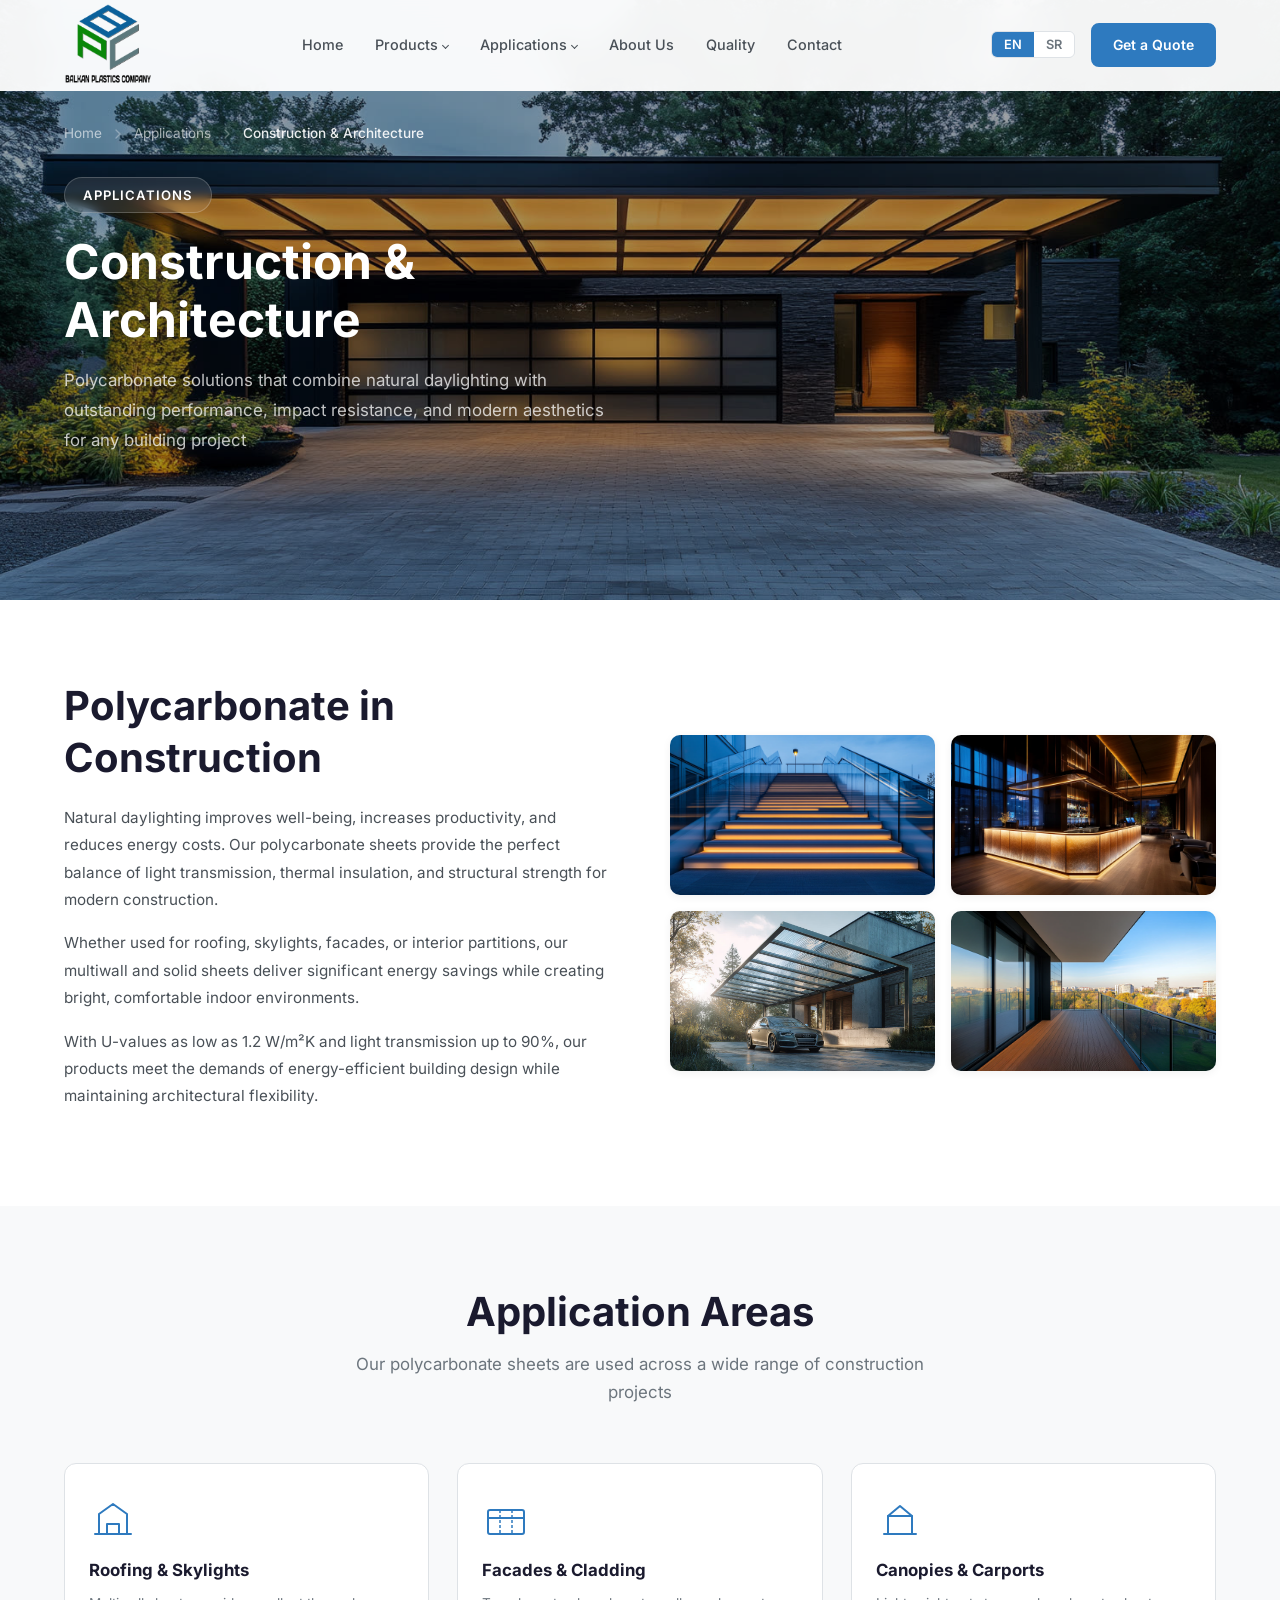
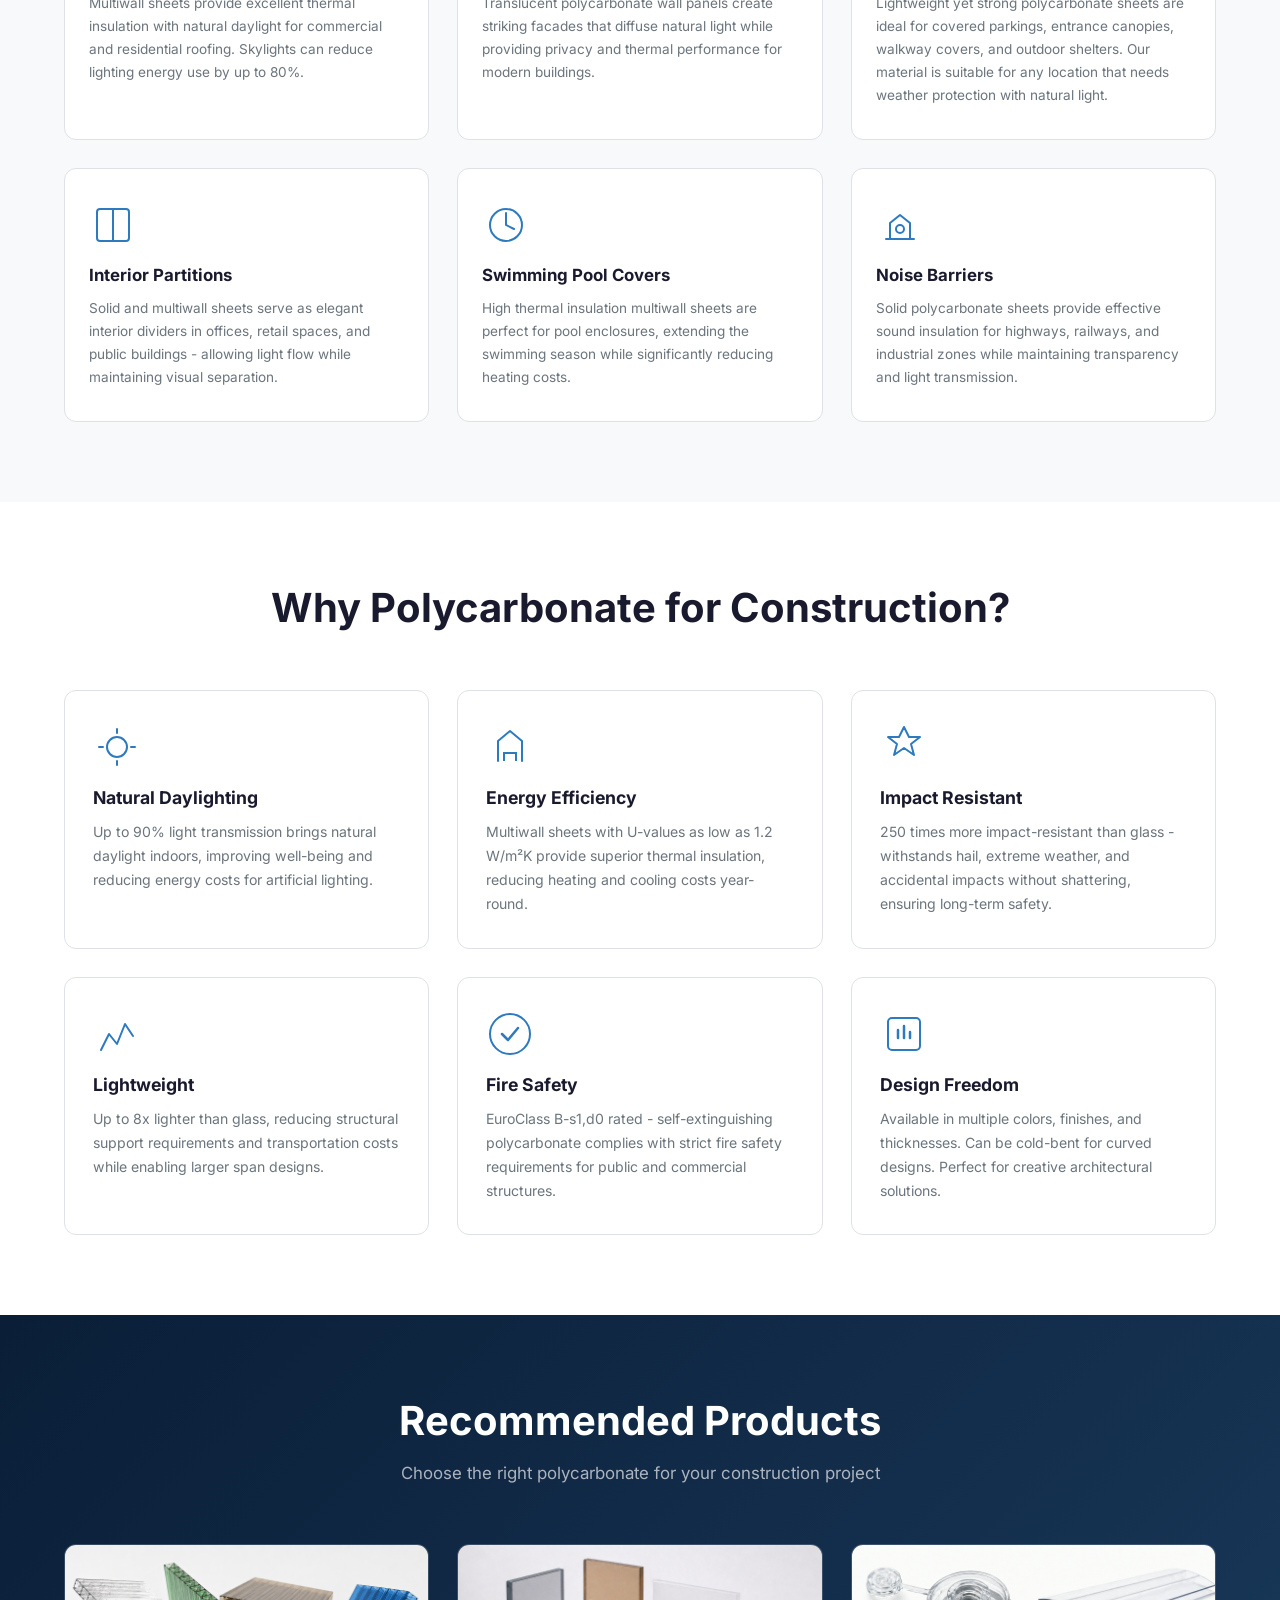
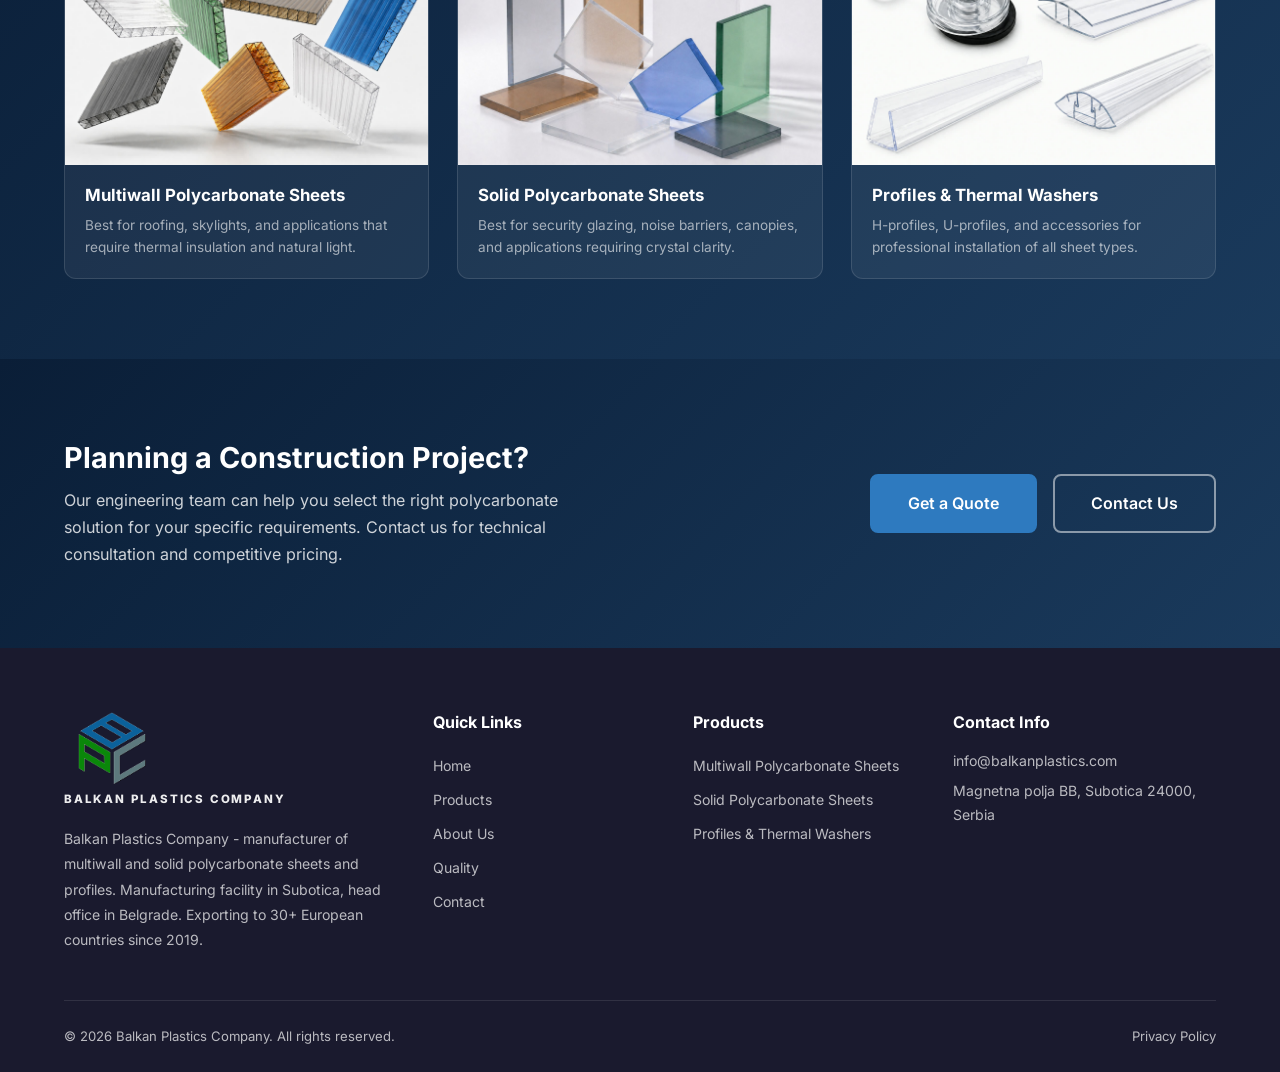
<file: construction.html>
<!DOCTYPE html>
<html lang="en">
<head>
  <meta charset="UTF-8">
  <meta name="referrer" content="strict-origin-when-cross-origin">

    <link rel="icon" type="image/png" sizes="32x32" href="img/favicon.png">
  <link rel="icon" type="image/png" sizes="16x16" href="img/favicon-16.png">
  <meta name="viewport" content="width=device-width, initial-scale=1.0">
  <title data-i18n-title="meta_title_construction">Construction & Architecture - Balkan Plastics Company</title>
  <meta name="description" data-i18n-content="meta_desc_construction" content="Polycarbonate solutions for construction and architecture. Roofing, skylights, facades, canopies, and interior partitions.">
  <link rel="stylesheet" href="css/style.css?v=73">
  <link rel="stylesheet" href="css/product.css?v=13">
  <link rel="preload" href="fonts/inter-latin-v20.woff2" as="font" type="font/woff2" crossorigin>
  <link rel="stylesheet" href="css/fonts.css?v=1">
</head>
<body>

  <!-- Header -->
  <header class="header scrolled">
    <div class="container header-inner">
      <a href="index.html" class="logo">
        <img src="img/LOGO-BP.png" alt="Balkan Plastics Company" class="logo-img header-logo-img">
      </a>
      <nav class="nav-links">
        <a href="index.html" data-i18n="nav_home">Home</a>
        <div class="nav-dropdown">
          <a href="index.html#products" class="nav-dropdown-trigger"><span data-i18n="nav_products">Products</span><span class="nav-arrow"></span></a>
          <div class="nav-dropdown-menu">
            <a href="multiwall.html" data-i18n="product_multiwall_title">Multiwall Polycarbonate Sheets</a>
            <a href="solid.html" data-i18n="product_solid_title">Solid Polycarbonate Sheets</a>
            <a href="profiles.html" data-i18n="product_accessories_title">Profiles & Thermal Washers</a>
          </div>
        </div>
        <div class="nav-dropdown">
          <a href="applications.html" class="nav-dropdown-trigger"><span data-i18n="nav_applications">Applications</span><span class="nav-arrow"></span></a>
          <div class="nav-dropdown-menu">
            <a href="construction.html" class="active-link" data-i18n="app_construction">Construction & Architecture</a>
            <a href="agriculture.html" data-i18n="app_agriculture">Agriculture & Greenhouses</a>
            <a href="industrial.html" data-i18n="app_industrial">Industrial & Safety</a>
            <a href="signage.html" data-i18n="app_signage">Signage & Design</a>
          </div>
        </div>
        <a href="index.html#about" data-i18n="nav_about">About Us</a>
        <a href="index.html#quality" data-i18n="nav_quality">Quality</a>
        <a href="contact.html" data-i18n="nav_contact">Contact</a>
        <div class="mobile-nav-contact">
          <div class="mnc-item"><svg viewBox="0 0 24 24" fill="none" width="16" height="16"><path d="M21 10c0 7-9 13-9 13s-9-6-9-13a9 9 0 1118 0z" stroke="currentColor" stroke-width="2"/><circle cx="12" cy="10" r="3" stroke="currentColor" stroke-width="2"/></svg><span data-i18n="contact_address_val">Magnetna polja BB, Subotica, Serbia</span></div>
          <div class="mnc-item"><svg viewBox="0 0 24 24" fill="none" width="16" height="16"><path d="M4 4h16c1.1 0 2 .9 2 2v12c0 1.1-.9 2-2 2H4c-1.1 0-2-.9-2-2V6c0-1.1.9-2 2-2z" stroke="currentColor" stroke-width="2"/><polyline points="22,6 12,13 2,6" stroke="currentColor" stroke-width="2"/></svg><span>info&#64;balkanplastics&#46;com</span></div>
          <div class="mnc-item"><svg viewBox="0 0 24 24" fill="none" width="16" height="16"><circle cx="12" cy="12" r="10" stroke="currentColor" stroke-width="2"/><polyline points="12,6 12,12 16,14" stroke="currentColor" stroke-width="2" stroke-linecap="round"/></svg><span data-i18n="contact_hours_val">Mon - Fri: 08:00 - 16:00</span></div>
        </div>
      </nav>
      <div class="header-actions">
        <div class="lang-switcher">
          <button class="lang-btn active" data-lang="en">EN</button>
          <button class="lang-btn" data-lang="sr">SR</button>
        </div>
        <a href="contact.html" class="btn btn-primary btn-sm" data-i18n="nav_get_quote">Get a Quote</a>
        <button class="mobile-menu-toggle" aria-label="Menu" data-i18n-aria="aria_menu">
          <span></span><span></span><span></span>
        </button>
      </div>
    </div>
  </header>

  <!-- Hero Banner -->
  <section class="product-hero">
    <div class="product-hero-bg product-hero-bg-construction"></div>
    <div class="container product-hero-inner">
      <div class="product-breadcrumb">
        <a href="index.html" data-i18n="nav_home">Home</a>
        <svg viewBox="0 0 24 24" fill="none" width="16" height="16"><path d="M9 18l6-6-6-6" stroke="currentColor" stroke-width="2" stroke-linecap="round" stroke-linejoin="round"/></svg>
        <a href="applications.html" data-i18n="nav_applications">Applications</a>
        <svg viewBox="0 0 24 24" fill="none" width="16" height="16"><path d="M9 18l6-6-6-6" stroke="currentColor" stroke-width="2" stroke-linecap="round" stroke-linejoin="round"/></svg>
        <span data-i18n="app_construction">Construction & Architecture</span>
      </div>
      <div class="product-hero-content">
        <div class="product-hero-text">
          <div class="product-hero-badge" data-i18n="con_badge">Applications</div>
          <h1 data-i18n="con_hero_title">Construction & Architecture</h1>
          <p class="product-hero-desc" data-i18n="con_hero_desc">Polycarbonate solutions that combine natural daylighting with outstanding performance, impact resistance, and modern aesthetics for any building project</p>
        </div>
      </div>
    </div>
  </section>

  <!-- Intro -->
  <section class="product-section">
    <div class="container">
      <div class="product-overview-grid">
        <div class="product-overview-text animate-on-scroll">
          <h2 data-i18n="con_intro_title">Polycarbonate in Construction</h2>
          <p data-i18n="con_intro_p1">Natural daylighting has been proven to improve well-being, increase productivity, and reduce energy costs. Our polycarbonate sheets provide the perfect balance of light transmission, thermal insulation, and structural strength for modern construction.</p>
          <p data-i18n="con_intro_p2">Whether used for roofing, skylights, facades, or interior partitions, our multiwall and solid sheets deliver significant energy savings while creating bright, comfortable indoor environments.</p>
          <p data-i18n="con_intro_p3">With U-values as low as 1.2 W/m²K and light transmission up to 90%, our products meet the demands of energy-efficient building design while maintaining architectural flexibility.</p>
        </div>
        <div class="product-overview-images overview-images-grid lightbox-on animate-on-scroll">
          <img loading="lazy" src="img/79.jpg" alt="Outdoor staircase canopy">
          <img loading="lazy" src="img/81.jpg" alt="Restaurant outdoor terrace">
          <img loading="lazy" src="img/80.jpg" alt="Modern carport">
          <img loading="lazy" src="img/82.jpg" alt="Apartment balcony">
        </div>
      </div>
    </div>
  </section>

  <!-- Application Areas -->
  <section class="product-section product-section-alt">
    <div class="container">
      <div class="section-header animate-on-scroll">
        <h2 data-i18n="con_areas_title">Application Areas</h2>
        <p data-i18n="con_areas_subtitle">Our polycarbonate sheets are used across a wide range of construction projects</p>
      </div>
      <div class="app-areas-grid">
        <div class="app-area-card animate-on-scroll">
          <div class="app-area-icon">
            <svg viewBox="0 0 48 48" fill="none"><path d="M6 38h36M10 38V18l14-10 14 10v20M18 38v-10h12v10" stroke="currentColor" stroke-width="2" stroke-linecap="round" stroke-linejoin="round"/></svg>
          </div>
          <h3 data-i18n="con_area1_title">Roofing & Skylights</h3>
          <p data-i18n="con_area1_desc">Multiwall sheets provide excellent thermal insulation with natural daylight for commercial and residential roofing. Skylights can reduce lighting energy use by up to 80%.</p>
        </div>
        <div class="app-area-card animate-on-scroll">
          <div class="app-area-icon">
            <svg viewBox="0 0 48 48" fill="none"><rect x="6" y="14" width="36" height="24" rx="2" stroke="currentColor" stroke-width="2"/><path d="M6 22h36" stroke="currentColor" stroke-width="2"/><path d="M18 14v24M30 14v24" stroke="currentColor" stroke-width="1.5" stroke-dasharray="3 2"/></svg>
          </div>
          <h3 data-i18n="con_area2_title">Facades & Cladding</h3>
          <p data-i18n="con_area2_desc">Translucent polycarbonate wall panels create striking facades that diffuse natural light while providing privacy and thermal performance for modern buildings.</p>
        </div>
        <div class="app-area-card animate-on-scroll">
          <div class="app-area-icon">
            <svg viewBox="0 0 48 48" fill="none"><path d="M8 38h32M12 38V20h24v18" stroke="currentColor" stroke-width="2" stroke-linecap="round" stroke-linejoin="round"/><path d="M12 20L24 10l12 10" stroke="currentColor" stroke-width="2" stroke-linecap="round" stroke-linejoin="round"/></svg>
          </div>
          <h3 data-i18n="con_area3_title">Canopies & Carports</h3>
          <p data-i18n="con_area3_desc">Lightweight yet strong polycarbonate sheets are ideal for covered parking, entrance canopies, walkway covers, and outdoor shelters. Our material is suitable for any location that needs weather protection with natural light.</p>
        </div>
        <div class="app-area-card animate-on-scroll">
          <div class="app-area-icon">
            <svg viewBox="0 0 48 48" fill="none"><rect x="8" y="8" width="32" height="32" rx="3" stroke="currentColor" stroke-width="2"/><line x1="24" y1="8" x2="24" y2="40" stroke="currentColor" stroke-width="2"/></svg>
          </div>
          <h3 data-i18n="con_area4_title">Interior Partitions</h3>
          <p data-i18n="con_area4_desc">Solid and multiwall sheets serve as elegant interior dividers in offices, retail spaces, and public buildings - allowing light flow while maintaining visual separation.</p>
        </div>
        <div class="app-area-card animate-on-scroll">
          <div class="app-area-icon">
            <svg viewBox="0 0 48 48" fill="none"><circle cx="24" cy="24" r="16" stroke="currentColor" stroke-width="2"/><path d="M24 12v12l8 4" stroke="currentColor" stroke-width="2" stroke-linecap="round"/></svg>
          </div>
          <h3 data-i18n="con_area5_title">Swimming Pool Covers</h3>
          <p data-i18n="con_area5_desc">High thermal insulation multiwall sheets are perfect for pool enclosures, extending the swimming season while reducing heating costs significantly.</p>
        </div>
        <div class="app-area-card animate-on-scroll">
          <div class="app-area-icon">
            <svg viewBox="0 0 48 48" fill="none"><path d="M10 38h28M14 38V22l10-8 10 8v16" stroke="currentColor" stroke-width="2" stroke-linecap="round" stroke-linejoin="round"/><circle cx="24" cy="28" r="4" stroke="currentColor" stroke-width="2"/></svg>
          </div>
          <h3 data-i18n="con_area6_title">Noise Barriers</h3>
          <p data-i18n="con_area6_desc">Solid polycarbonate sheets provide effective sound insulation for highways, railways, and industrial zones while maintaining transparency and light transmission.</p>
        </div>
      </div>
    </div>
  </section>

  <!-- Benefits -->
  <section class="product-section">
    <div class="container">
      <div class="section-header animate-on-scroll">
        <h2 data-i18n="con_benefits_title">Why Polycarbonate for Construction?</h2>
      </div>
      <div class="strengths-grid">
        <div class="strength-card animate-on-scroll">
          <div class="strength-icon">
            <svg viewBox="0 0 48 48" fill="none"><circle cx="24" cy="24" r="10" stroke="currentColor" stroke-width="2"/><path d="M24 6v4M24 38v4M6 24h4M38 24h4" stroke="currentColor" stroke-width="2" stroke-linecap="round"/></svg>
          </div>
          <h3 data-i18n="con_ben1_title">Natural Daylighting</h3>
          <p data-i18n="con_ben1_desc">Up to 90% light transmission brings natural daylight indoors, improving well-being and reducing energy costs for artificial lighting.</p>
        </div>
        <div class="strength-card animate-on-scroll">
          <div class="strength-icon">
            <svg viewBox="0 0 48 48" fill="none"><path d="M12 38V18l12-10 12 10v20" stroke="currentColor" stroke-width="2" stroke-linecap="round" stroke-linejoin="round"/><path d="M18 38v-8h12v8" stroke="currentColor" stroke-width="2"/></svg>
          </div>
          <h3 data-i18n="con_ben2_title">Energy Efficiency</h3>
          <p data-i18n="con_ben2_desc">Multiwall sheets with U-values as low as 1.2 W/m²K provide superior thermal insulation, reducing heating and cooling costs year-round.</p>
        </div>
        <div class="strength-card animate-on-scroll">
          <div class="strength-icon">
            <svg viewBox="0 0 48 48" fill="none"><path d="M24 4l5 10h11l-9 7 3 11-10-7-10 7 3-11-9-7h11z" stroke="currentColor" stroke-width="2" stroke-linejoin="round"/></svg>
          </div>
          <h3 data-i18n="con_ben3_title">Impact Resistant</h3>
          <p data-i18n="con_ben3_desc">250x stronger than glass - withstands hail, extreme weather, and accidental impacts without shattering, ensuring long-term safety.</p>
        </div>
        <div class="strength-card animate-on-scroll">
          <div class="strength-icon">
            <svg viewBox="0 0 48 48" fill="none"><path d="M8 40l8-16 8 10 8-20 8 12" stroke="currentColor" stroke-width="2" stroke-linecap="round" stroke-linejoin="round"/></svg>
          </div>
          <h3 data-i18n="con_ben4_title">Lightweight</h3>
          <p data-i18n="con_ben4_desc">Up to 8x lighter than glass, reducing structural support requirements and transportation costs while enabling larger span designs.</p>
        </div>
        <div class="strength-card animate-on-scroll">
          <div class="strength-icon">
            <svg viewBox="0 0 48 48" fill="none"><path d="M24 4C13 4 4 13 4 24s9 20 20 20 20-9 20-20S35 4 24 4z" stroke="currentColor" stroke-width="2"/><path d="M16 24l6 6 10-12" stroke="currentColor" stroke-width="2.5" stroke-linecap="round" stroke-linejoin="round"/></svg>
          </div>
          <h3 data-i18n="con_ben5_title">Fire Safety</h3>
          <p data-i18n="con_ben5_desc">EuroClass B-s1,d0 rated - self-extinguishing polycarbonate meets strict building fire safety requirements for public and commercial structures.</p>
        </div>
        <div class="strength-card animate-on-scroll">
          <div class="strength-icon">
            <svg viewBox="0 0 48 48" fill="none"><rect x="8" y="8" width="32" height="32" rx="4" stroke="currentColor" stroke-width="2"/><path d="M18 20v8M24 16v12M30 22v6" stroke="currentColor" stroke-width="2.5" stroke-linecap="round"/></svg>
          </div>
          <h3 data-i18n="con_ben6_title">Design Freedom</h3>
          <p data-i18n="con_ben6_desc">Available in multiple colors, finishes, and thicknesses. Cold-bendable for curved designs. Perfect for creative architectural solutions.</p>
        </div>
      </div>
    </div>
  </section>

  <!-- Recommended Products -->
  <section class="product-section product-section-dark">
    <div class="container">
      <div class="section-header animate-on-scroll">
        <h2 data-i18n="con_products_title">Recommended Products</h2>
        <p data-i18n="con_products_subtitle">Choose the right polycarbonate for your construction project</p>
      </div>
      <div class="recommended-grid">
        <a href="multiwall.html" class="recommended-card animate-on-scroll">
          <div class="recommended-image">
            <img width="1500" height="900" loading="lazy" src="img/41.jpg" alt="Multiwall sheets">
          </div>
          <h3 data-i18n="product_multiwall_title">Multiwall Polycarbonate Sheets</h3>
          <p data-i18n="con_rec1_desc">Lightweight skylights, canopies, and partitions with excellent thermal insulation for energy-efficient buildings.</p>
        </a>
        <a href="solid.html" class="recommended-card animate-on-scroll">
          <div class="recommended-image">
            <img width="1500" height="900" loading="lazy" src="img/42.jpg" alt="Solid sheets">
          </div>
          <h3 data-i18n="product_solid_title">Solid Polycarbonate Sheets</h3>
          <p data-i18n="con_rec2_desc">Best for security glazing, noise barriers, canopies, and applications requiring crystal clarity.</p>
        </a>
        <a href="profiles.html" class="recommended-card animate-on-scroll">
          <div class="recommended-image">
            <img width="1500" height="900" loading="lazy" src="img/56.jpg" alt="Profiles & Thermal Washers">
          </div>
          <h3 data-i18n="product_accessories_title">Profiles & Thermal Washers</h3>
          <p data-i18n="con_rec3_desc">H-profiles, U-profiles, and accessories for professional installation of all sheet types.</p>
        </a>
      </div>
    </div>
  </section>

  <!-- CTA -->
  <section class="product-cta">
    <div class="container">
      <div class="product-cta-inner animate-on-scroll">
        <div class="product-cta-text">
          <h2 data-i18n="con_cta_title">Planning a Construction Project?</h2>
          <p data-i18n="con_cta_desc">Our engineering team can help you select the right polycarbonate solution for your specific requirements. Contact us for technical consultation and competitive pricing.</p>
        </div>
        <div class="product-cta-actions">
          <a href="contact.html" class="btn btn-primary btn-lg" data-i18n="nav_get_quote">Get a Quote</a>
          <a href="contact.html" class="btn btn-outline btn-lg" data-i18n="con_cta_contact">Contact Us</a>
        </div>
      </div>
    </div>
  </section>

  <!-- Footer -->
  <footer class="footer">
    <div class="container">
      <div class="footer-grid">
        <div class="footer-about">
          <div class="footer-logo">
            <img loading="lazy" src="img/LOGO-BP.png" alt="Balkan Plastics Company" class="logo-img footer-logo-img">
            <span class="footer-logo-text">BALKAN PLASTICS COMPANY</span>
          </div>
          <p data-i18n="footer_desc">Leading manufacturer of premium polycarbonate sheets in Serbia.</p>
        </div>
        <div class="footer-links">
          <h4 data-i18n="footer_quick_links">Quick Links</h4>
          <a href="index.html" data-i18n="nav_home">Home</a>
          <a href="index.html#products" data-i18n="footer_products">Products</a>
          <a href="index.html#about" data-i18n="nav_about">About Us</a>
          <a href="index.html#quality" data-i18n="nav_quality">Quality</a>
          <a href="contact.html" data-i18n="nav_contact">Contact</a>
        </div>
        <div class="footer-links">
          <h4 data-i18n="footer_products">Products</h4>
          <a href="multiwall.html" data-i18n="product_multiwall_title">Multiwall Sheets</a>
          <a href="solid.html" data-i18n="product_solid_title">Solid Sheets</a>
          <a href="profiles.html" data-i18n="product_accessories_title">Profiles & Thermal Washers</a>
        </div>
        <div class="footer-contact">
          <h4 data-i18n="footer_contact">Contact Info</h4>
          <p>info&#64;balkanplastics&#46;com</p>
          <p data-i18n="contact_address_val">Subotica, Serbia</p>
        </div>
      </div>
      <div class="footer-bottom">
        <p>&copy; 2026 Balkan Plastics Company. <span data-i18n="footer_rights">All rights reserved.</span></p>
        <div class="footer-bottom-links">
          <a href="privacy.html" data-i18n="footer_privacy">Privacy Policy</a>
        </div>
      </div>
    </div>
  </footer>

  <button class="scroll-top" id="scrollTop" aria-label="Scroll to top">
    <svg viewBox="0 0 24 24" fill="none"><path d="M18 15l-6-6-6 6" stroke="currentColor" stroke-width="2.5" stroke-linecap="round" stroke-linejoin="round"/></svg>
  </button>

  <script src="js/translations.js?v=58"></script>
  <script src="js/main.js?v=60"></script>
</body>
</html>
</file>
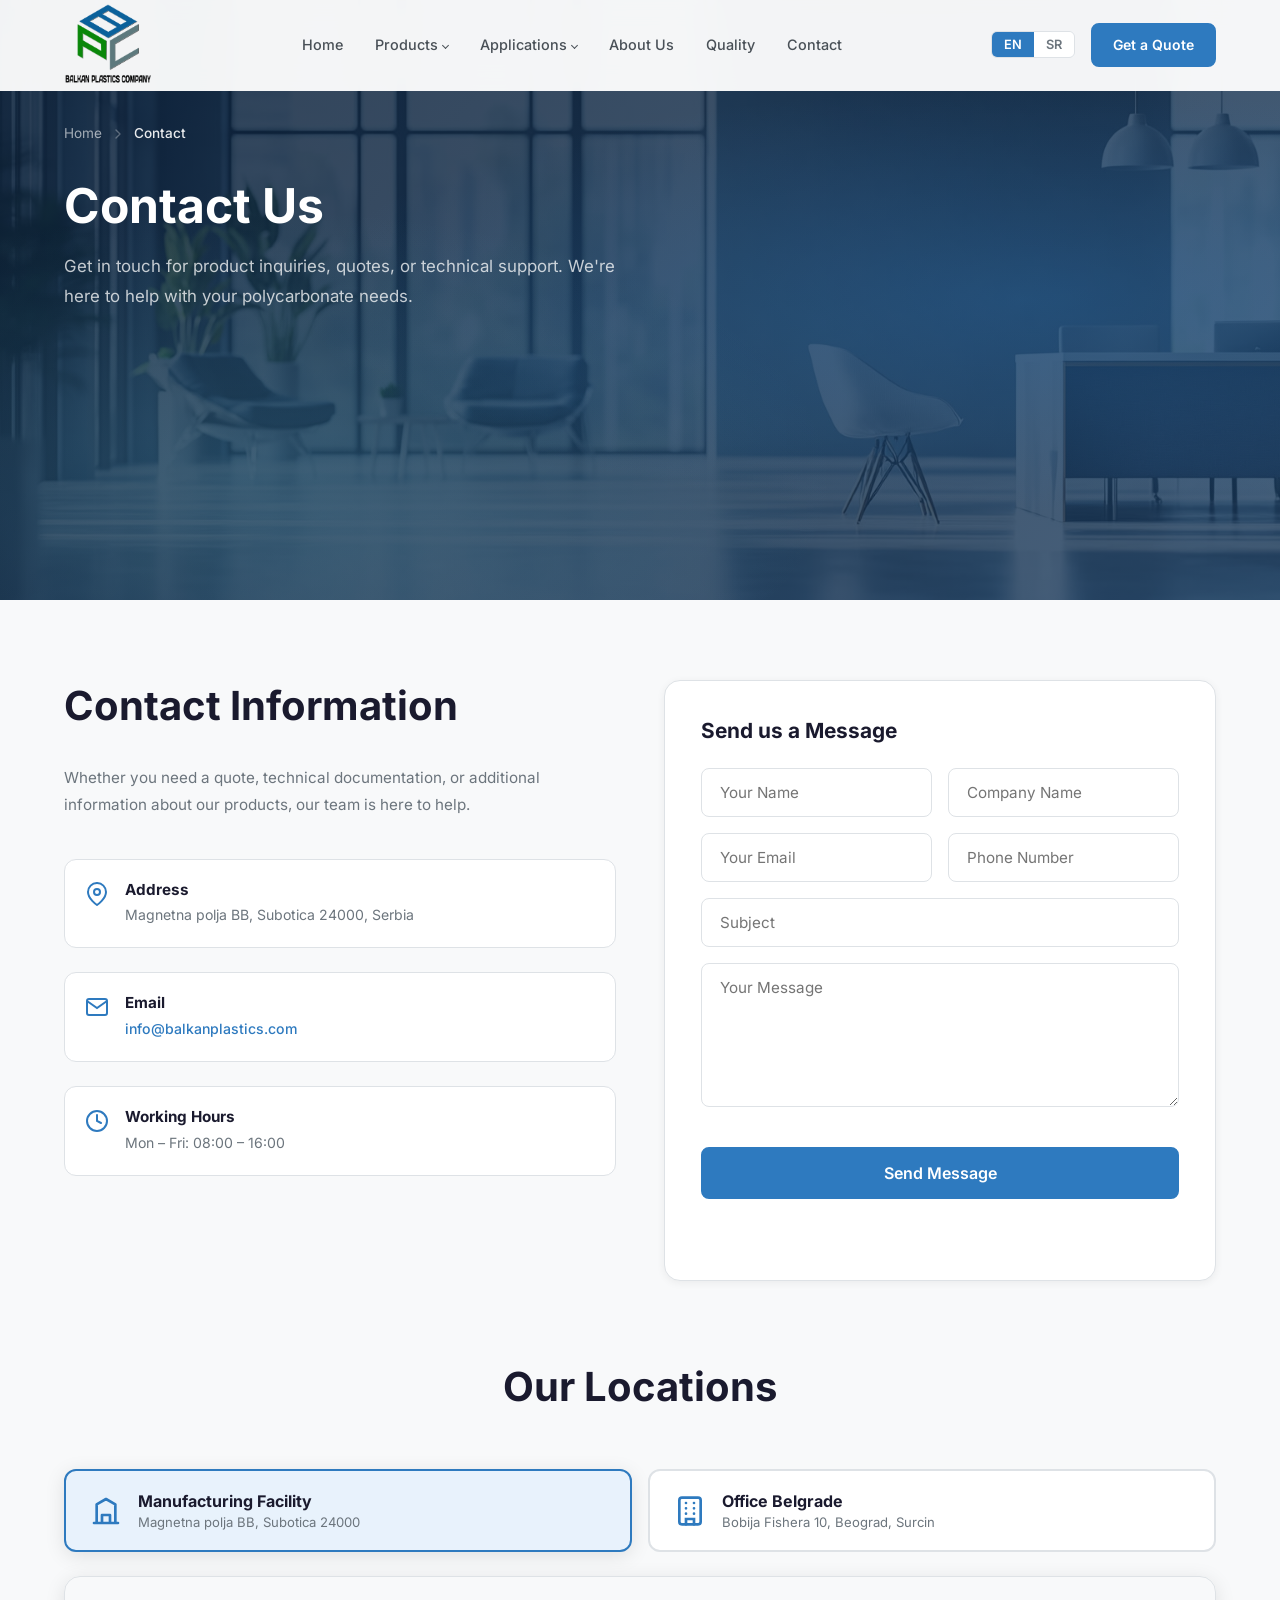
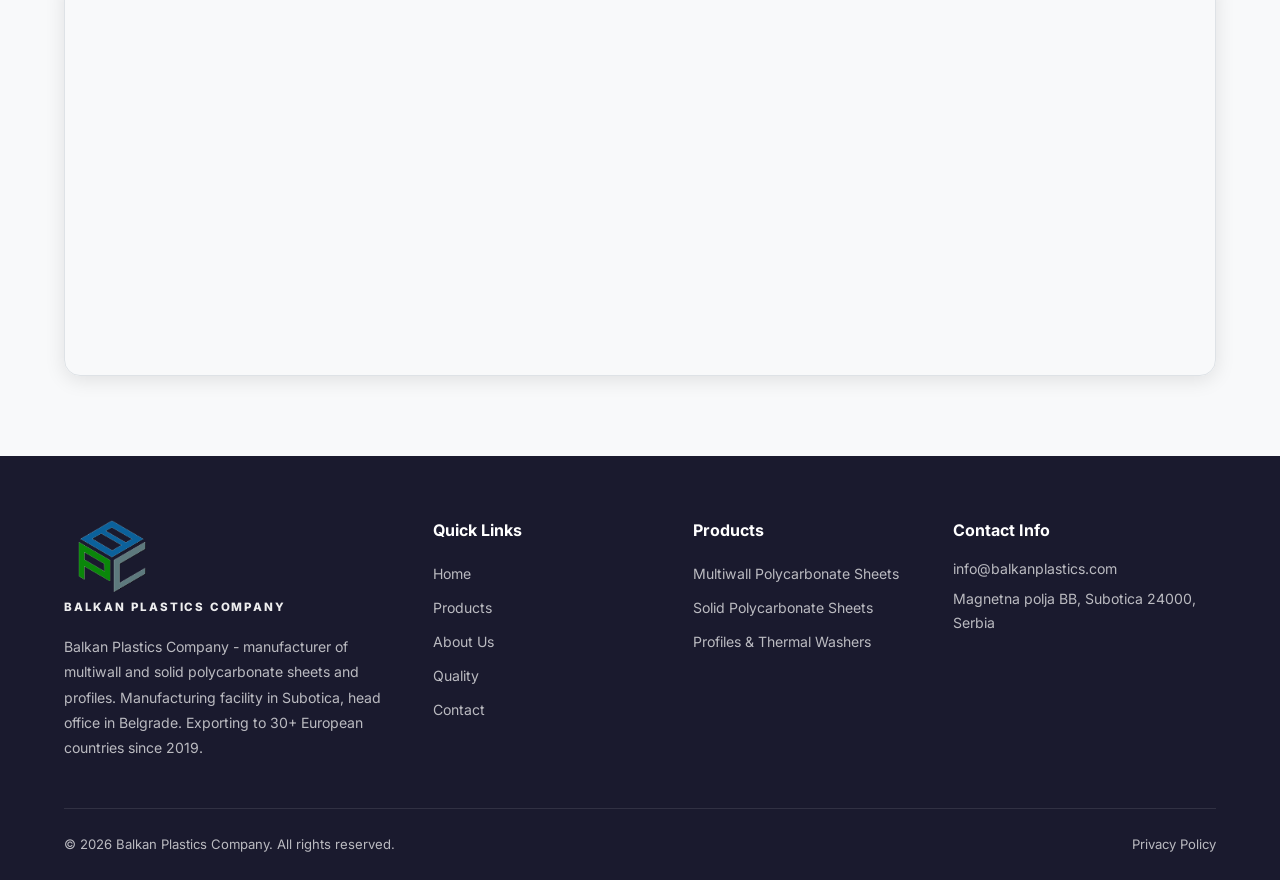
<file: contact.html>
<!DOCTYPE html>
<html lang="en">
<head>
  <meta charset="UTF-8">
    <link rel="icon" type="image/png" sizes="32x32" href="img/favicon.png">
  <link rel="icon" type="image/png" sizes="16x16" href="img/favicon-16.png">
  <meta name="viewport" content="width=device-width, initial-scale=1.0">
  <title data-i18n-title="meta_title_contact">Contact Us - Balkan Plastics Company</title>
  <meta name="description" content="Contact Balkan Plastics Company. Get a quote, technical support, or product information. Located in Subotica, Serbia.">
  <link rel="stylesheet" href="css/style.css?v=73">
  <link rel="stylesheet" href="css/product.css?v=13">
  <link rel="preload" href="fonts/inter-latin-v20.woff2" as="font" type="font/woff2" crossorigin>
  <link rel="stylesheet" href="css/fonts.css?v=1">
  <script src="https://challenges.cloudflare.com/turnstile/v0/api.js?render=explicit" async defer></script>
  <style>
    .contact-page { padding: 80px 0; background: var(--gray-100); }
    .contact-page-grid { display: grid; grid-template-columns: 1fr 1fr; gap: 48px; }
    .contact-page-info { display: flex; flex-direction: column; gap: 24px; }
    .contact-page-info h2 { margin-bottom: 8px; }
    .contact-page-info > p { color: var(--gray-500); font-size: 0.95rem; margin-bottom: 16px; line-height: 1.8; }
    .contact-info-card { display: flex; gap: 16px; align-items: flex-start; padding: 20px; background: var(--white); border-radius: 12px; border: 1px solid var(--gray-300); transition: all 0.3s ease; min-width: 0; }
    .contact-info-card:hover { border-color: var(--primary); box-shadow: var(--shadow-md); transform: translateY(-2px); }
    .contact-info-card .ci-icon { width: 24px; height: 24px; min-width: 24px; color: var(--primary); margin-top: 2px; }
    .contact-info-card > div { min-width: 0; }
    .contact-info-card h4 { margin-bottom: 4px; font-size: 0.95rem; }
    .contact-info-card p { font-size: 0.88rem; color: var(--gray-500); overflow-wrap: anywhere; }
    .contact-info-card a { color: var(--primary); font-weight: 500; }
    .contact-info-card a:hover { text-decoration: underline; }
    .contact-page-form { background: var(--white); border-radius: 16px; padding: 36px; box-shadow: var(--shadow-sm); border: 1px solid var(--gray-300); }
    .contact-page-form h3 { margin-bottom: 24px; font-size: 1.3rem; }
    .contact-page-form .form-group { margin-bottom: 0; }
    .contact-form-row { display: grid; grid-template-columns: 1fr 1fr; gap: 16px; }
    .contact-page-form form { display: flex; flex-direction: column; gap: 16px; }
    .map-section { padding: 0 0 80px; background: var(--gray-100); }
    .map-container { border-radius: 16px; overflow: hidden; box-shadow: var(--shadow-md); border: 1px solid var(--gray-300); height: 400px; }
    .map-container iframe { width: 100%; height: 100%; border: 0; }
    @media (max-width: 1024px) {
      .contact-page-grid { grid-template-columns: 1fr; }
      .contact-form-row { grid-template-columns: 1fr; }
      .map-container { height: 300px; }
    }
    @media (max-width: 600px) {
      .contact-page-form { padding: 24px 20px; }
      .cf-turnstile { min-width: 0; max-width: 100%; overflow: hidden; }
    }
  </style>
</head>
<body>

  <!-- Header -->
  <header class="header scrolled">
    <div class="container header-inner">
      <a href="index.html" class="logo">
        <img src="img/LOGO-BP.png" alt="Balkan Plastics Company" class="logo-img header-logo-img">
      </a>
      <nav class="nav-links">
        <a href="index.html" data-i18n="nav_home">Home</a>
        <div class="nav-dropdown">
          <a href="javascript:void(0)" class="nav-dropdown-trigger"><span data-i18n="nav_products">Products</span><span class="nav-arrow"></span></a>
          <div class="nav-dropdown-menu">
            <a href="multiwall.html" data-i18n="product_multiwall_title">Multiwall Polycarbonate Sheets</a>
            <a href="solid.html" data-i18n="product_solid_title">Solid Polycarbonate Sheets</a>
            <a href="profiles.html" data-i18n="product_accessories_title">Profiles & Thermal Washers</a>
          </div>
        </div>
        <div class="nav-dropdown">
          <a href="applications.html" class="nav-dropdown-trigger"><span data-i18n="nav_applications">Applications</span><span class="nav-arrow"></span></a>
          <div class="nav-dropdown-menu">
            <a href="construction.html" data-i18n="app_construction">Construction & Architecture</a>
            <a href="agriculture.html" data-i18n="app_agriculture">Agriculture & Greenhouses</a>
            <a href="industrial.html" data-i18n="app_industrial">Industrial & Safety</a>
            <a href="signage.html" data-i18n="app_signage">Signage & Design</a>
          </div>
        </div>
        <a href="index.html#about" data-i18n="nav_about">About Us</a>
        <a href="index.html#quality" data-i18n="nav_quality">Quality</a>
        <a href="contact.html" data-i18n="nav_contact">Contact</a>
        <div class="mobile-nav-contact">
          <div class="mnc-item"><svg viewBox="0 0 24 24" fill="none" width="16" height="16"><path d="M21 10c0 7-9 13-9 13s-9-6-9-13a9 9 0 1118 0z" stroke="currentColor" stroke-width="2"/><circle cx="12" cy="10" r="3" stroke="currentColor" stroke-width="2"/></svg><span data-i18n="contact_address_val">Magnetna polja BB, Subotica, Serbia</span></div>
          <div class="mnc-item"><svg viewBox="0 0 24 24" fill="none" width="16" height="16"><path d="M4 4h16c1.1 0 2 .9 2 2v12c0 1.1-.9 2-2 2H4c-1.1 0-2-.9-2-2V6c0-1.1.9-2 2-2z" stroke="currentColor" stroke-width="2"/><polyline points="22,6 12,13 2,6" stroke="currentColor" stroke-width="2"/></svg><span>info&#64;balkanplastics&#46;com</span></div>
          <div class="mnc-item"><svg viewBox="0 0 24 24" fill="none" width="16" height="16"><circle cx="12" cy="12" r="10" stroke="currentColor" stroke-width="2"/><polyline points="12,6 12,12 16,14" stroke="currentColor" stroke-width="2" stroke-linecap="round"/></svg><span data-i18n="contact_hours_val">Mon - Fri: 08:00 - 16:00</span></div>
        </div>
      </nav>
      <div class="header-actions">
        <div class="lang-switcher">
          <button class="lang-btn active" data-lang="en">EN</button>
          <button class="lang-btn" data-lang="sr">SR</button>
        </div>
        <a href="contact.html" class="btn btn-primary btn-sm" data-i18n="nav_get_quote">Get a Quote</a>
        <button class="mobile-menu-toggle" aria-label="Menu" data-i18n-aria="aria_menu">
          <span></span><span></span><span></span>
        </button>
      </div>
    </div>
  </header>

  <!-- Hero -->
  <section class="product-hero">
    <div class="product-hero-bg product-hero-bg-contact"></div>
    <div class="container product-hero-inner">
      <div class="product-breadcrumb">
        <a href="index.html" data-i18n="nav_home">Home</a>
        <svg viewBox="0 0 24 24" fill="none" width="16" height="16"><path d="M9 18l6-6-6-6" stroke="currentColor" stroke-width="2" stroke-linecap="round" stroke-linejoin="round"/></svg>
        <span data-i18n="nav_contact">Contact</span>
      </div>
      <div class="product-hero-content">
        <div class="product-hero-text">
          <h1 data-i18n="cont_hero_title">Contact Us</h1>
          <p class="product-hero-desc" data-i18n="cont_hero_desc">Get in touch for product inquiries, quotes, or technical support. We're here to help with your polycarbonate needs.</p>
        </div>
      </div>
    </div>
  </section>

  <!-- Contact Content -->
  <section class="contact-page">
    <div class="container">
      <div class="contact-page-grid">

        <!-- Left: Info -->
        <div class="contact-page-info animate-on-scroll">
          <h2 data-i18n="cont_info_title">Our Contacts</h2>
          <p data-i18n="cont_info_desc">Whether you need a quote, technical documentation, or additional information about our products, our team is at your disposal.</p>

          <div class="contact-info-card">
            <div class="ci-icon">
              <svg viewBox="0 0 24 24" fill="none"><path d="M21 10c0 7-9 13-9 13s-9-6-9-13a9 9 0 1118 0z" stroke="currentColor" stroke-width="2"/><circle cx="12" cy="10" r="3" stroke="currentColor" stroke-width="2"/></svg>
            </div>
            <div>
              <h4 data-i18n="contact_address">Address</h4>
              <p data-i18n="contact_address_val">Subotica, Serbia</p>
            </div>
          </div>

          <div class="contact-info-card">
            <div class="ci-icon">
              <svg viewBox="0 0 24 24" fill="none"><path d="M4 4h16c1.1 0 2 .9 2 2v12c0 1.1-.9 2-2 2H4c-1.1 0-2-.9-2-2V6c0-1.1.9-2 2-2z" stroke="currentColor" stroke-width="2"/><polyline points="22,6 12,13 2,6" stroke="currentColor" stroke-width="2"/></svg>
            </div>
            <div>
              <h4 data-i18n="contact_email">Email</h4>
              <p><a href="mailto:info&#64;balkanplastics&#46;com">info&#64;balkanplastics&#46;com</a></p>
            </div>
          </div>

          <div class="contact-info-card">
            <div class="ci-icon">
              <svg viewBox="0 0 24 24" fill="none"><circle cx="12" cy="12" r="10" stroke="currentColor" stroke-width="2"/><polyline points="12,6 12,12 16,14" stroke="currentColor" stroke-width="2" stroke-linecap="round"/></svg>
            </div>
            <div>
              <h4 data-i18n="contact_hours">Working Hours</h4>
              <p data-i18n="contact_hours_val">Mon - Fri: 08:00 - 16:00</p>
            </div>
          </div>
        </div>

        <!-- Right: Form -->
        <div class="contact-page-form animate-on-scroll">
          <h3 data-i18n="cont_form_title">Send us a Message</h3>
          <form id="contact-form" action="/api/contact" method="POST">
            <input type="text" name="_gotcha" tabindex="-1" autocomplete="off" style="position:absolute;left:-9999px" aria-hidden="true">
            <div class="contact-form-row">
              <div class="form-group">
                <input type="text" name="name" required data-i18n-placeholder="contact_form_name" placeholder="Your Name">
              </div>
              <div class="form-group">
                <input type="text" name="company" data-i18n-placeholder="cont_form_company" placeholder="Company Name">
              </div>
            </div>
            <div class="contact-form-row">
              <div class="form-group">
                <input type="email" name="email" required data-i18n-placeholder="contact_form_email" placeholder="Your Email">
              </div>
              <div class="form-group">
                <input type="tel" name="phone" data-i18n-placeholder="cont_form_phone" placeholder="Phone Number">
              </div>
            </div>
            <div class="form-group">
              <input type="text" name="subject" data-i18n-placeholder="contact_form_subject" placeholder="Subject">
            </div>
            <div class="form-group">
              <textarea name="message" rows="6" required data-i18n-placeholder="contact_form_message" placeholder="Your Message"></textarea>
            </div>
            <div class="cf-turnstile" data-sitekey="0x4AAAAAADHu5UcqwsQDEhbf" data-theme="light" data-size="flexible"></div>
            <button type="submit" class="btn btn-primary btn-lg btn-full" data-i18n="contact_form_send">Send Message</button>
            <p id="contact-form-status" class="contact-form-status" role="status" aria-live="polite"></p>
          </form>
        </div>

      </div>
    </div>
  </section>

  <!-- Locations & Map -->
  <section class="map-section">
    <div class="container">
      <div class="section-header animate-on-scroll">
        <h2 data-i18n="cont_locations_title">Our Locations</h2>
      </div>
      <div class="locations-wrapper animate-on-scroll">
        <div class="locations-tabs">
          <button class="location-tab active" data-location="factory">
            <div class="location-tab-icon">
              <svg viewBox="0 0 24 24" fill="none"><path d="M3 21h18M5 21V7l7-4 7 4v14M9 21v-6h6v6" stroke="currentColor" stroke-width="2" stroke-linecap="round" stroke-linejoin="round"/></svg>
            </div>
            <div class="location-tab-text">
              <h4 data-i18n="cont_loc_factory">Production Site</h4>
              <p>Magnetna polja BB, Subotica 24000</p>
            </div>
          </button>
          <button class="location-tab" data-location="office">
            <div class="location-tab-icon">
              <svg viewBox="0 0 24 24" fill="none"><rect x="4" y="2" width="16" height="20" rx="2" stroke="currentColor" stroke-width="2"/><path d="M9 22v-4h6v4M9 6h.01M15 6h.01M9 10h.01M15 10h.01M9 14h.01M15 14h.01" stroke="currentColor" stroke-width="2" stroke-linecap="round"/></svg>
            </div>
            <div class="location-tab-text">
              <h4 data-i18n="cont_loc_office">Office Belgrade</h4>
              <p>Bobija Fishera 10, Beograd, Surcin</p>
            </div>
          </button>
        </div>
        <div class="map-container">
          <iframe id="map-factory" src="https://www.google.com/maps?q=Balkan+Plastics+Company,Magnetna+polja+BB,+Subotica,+Serbia&hl=en&z=17&output=embed" allowfullscreen="" loading="lazy" referrerpolicy="no-referrer-when-downgrade"></iframe>
          <iframe id="map-office" style="display:none" src="" data-src="https://www.google.com/maps?q=Bobija+Fishera+10,+Surcin,+Serbia&hl=en&z=17&output=embed" allowfullscreen="" loading="lazy" referrerpolicy="no-referrer-when-downgrade"></iframe>
        </div>
      </div>
    </div>
  </section>

  <style>
    .locations-wrapper {
      display: flex;
      flex-direction: column;
      gap: 24px;
    }
    .locations-tabs {
      display: flex;
      gap: 16px;
    }
    .location-tab {
      flex: 1;
      display: flex;
      align-items: center;
      gap: 16px;
      padding: 20px 24px;
      background: var(--white);
      border: 2px solid var(--gray-300);
      border-radius: 12px;
      cursor: pointer;
      transition: all 0.3s ease;
      text-align: left;
      font-family: inherit;
    }
    .location-tab:hover {
      border-color: var(--primary);
      box-shadow: var(--shadow-md);
    }
    .location-tab.active {
      border-color: var(--primary);
      background: var(--primary-light);
      box-shadow: var(--shadow-md);
    }
    .location-tab-icon {
      width: 32px;
      height: 32px;
      min-width: 32px;
      color: var(--primary);
    }
    .location-tab-text h4 {
      font-size: 1rem;
      margin-bottom: 2px;
      color: var(--dark);
    }
    .location-tab-text p {
      font-size: 0.82rem;
      color: var(--gray-500);
      margin: 0;
    }
    .map-container {
      border-radius: 16px;
      overflow: hidden;
      box-shadow: var(--shadow-md);
      border: 1px solid var(--gray-300);
      height: 400px;
    }
    .map-container iframe {
      width: 100%;
      height: 100%;
      border: 0;
    }
    @media (max-width: 768px) {
      .locations-tabs { flex-direction: column; }
      .map-container { height: 300px; }
    }
  </style>

  <script src="js/contact.js?v=5"></script>

  <!-- Footer -->
  <footer class="footer">
    <div class="container">
      <div class="footer-grid">
        <div class="footer-about">
          <div class="footer-logo">
            <img loading="lazy" src="img/LOGO-BP.png" alt="Balkan Plastics Company" class="logo-img footer-logo-img">
            <span class="footer-logo-text">BALKAN PLASTICS COMPANY</span>
          </div>
          <p data-i18n="footer_desc">Leading manufacturer of premium polycarbonate sheets in Serbia.</p>
        </div>
        <div class="footer-links">
          <h4 data-i18n="footer_quick_links">Quick Links</h4>
          <a href="index.html" data-i18n="nav_home">Home</a>
          <a href="index.html#products" data-i18n="footer_products">Products</a>
          <a href="index.html#about" data-i18n="nav_about">About Us</a>
          <a href="index.html#quality" data-i18n="nav_quality">Quality</a>
          <a href="contact.html" data-i18n="nav_contact">Contact</a>
        </div>
        <div class="footer-links">
          <h4 data-i18n="footer_products">Products</h4>
          <a href="multiwall.html" data-i18n="product_multiwall_title">Multiwall Sheets</a>
          <a href="solid.html" data-i18n="product_solid_title">Solid Sheets</a>
          <a href="profiles.html" data-i18n="product_accessories_title">Profiles & Thermal Washers</a>
        </div>
        <div class="footer-contact">
          <h4 data-i18n="footer_contact">Contact Info</h4>
          <p>info&#64;balkanplastics&#46;com</p>
          <p data-i18n="contact_address_val">Subotica, Serbia</p>
        </div>
      </div>
      <div class="footer-bottom">
        <p>&copy; 2026 Balkan Plastics Company. <span data-i18n="footer_rights">All rights reserved.</span></p>
        <div class="footer-bottom-links">
          <a href="privacy.html" data-i18n="footer_privacy">Privacy Policy</a>
        </div>
      </div>
    </div>
  </footer>

  <button class="scroll-top" id="scrollTop" aria-label="Scroll to top">
    <svg viewBox="0 0 24 24" fill="none"><path d="M18 15l-6-6-6 6" stroke="currentColor" stroke-width="2.5" stroke-linecap="round" stroke-linejoin="round"/></svg>
  </button>

  <script src="js/translations.js?v=58"></script>
  <script src="js/main.js?v=60"></script>
</body>
</html>
</file>
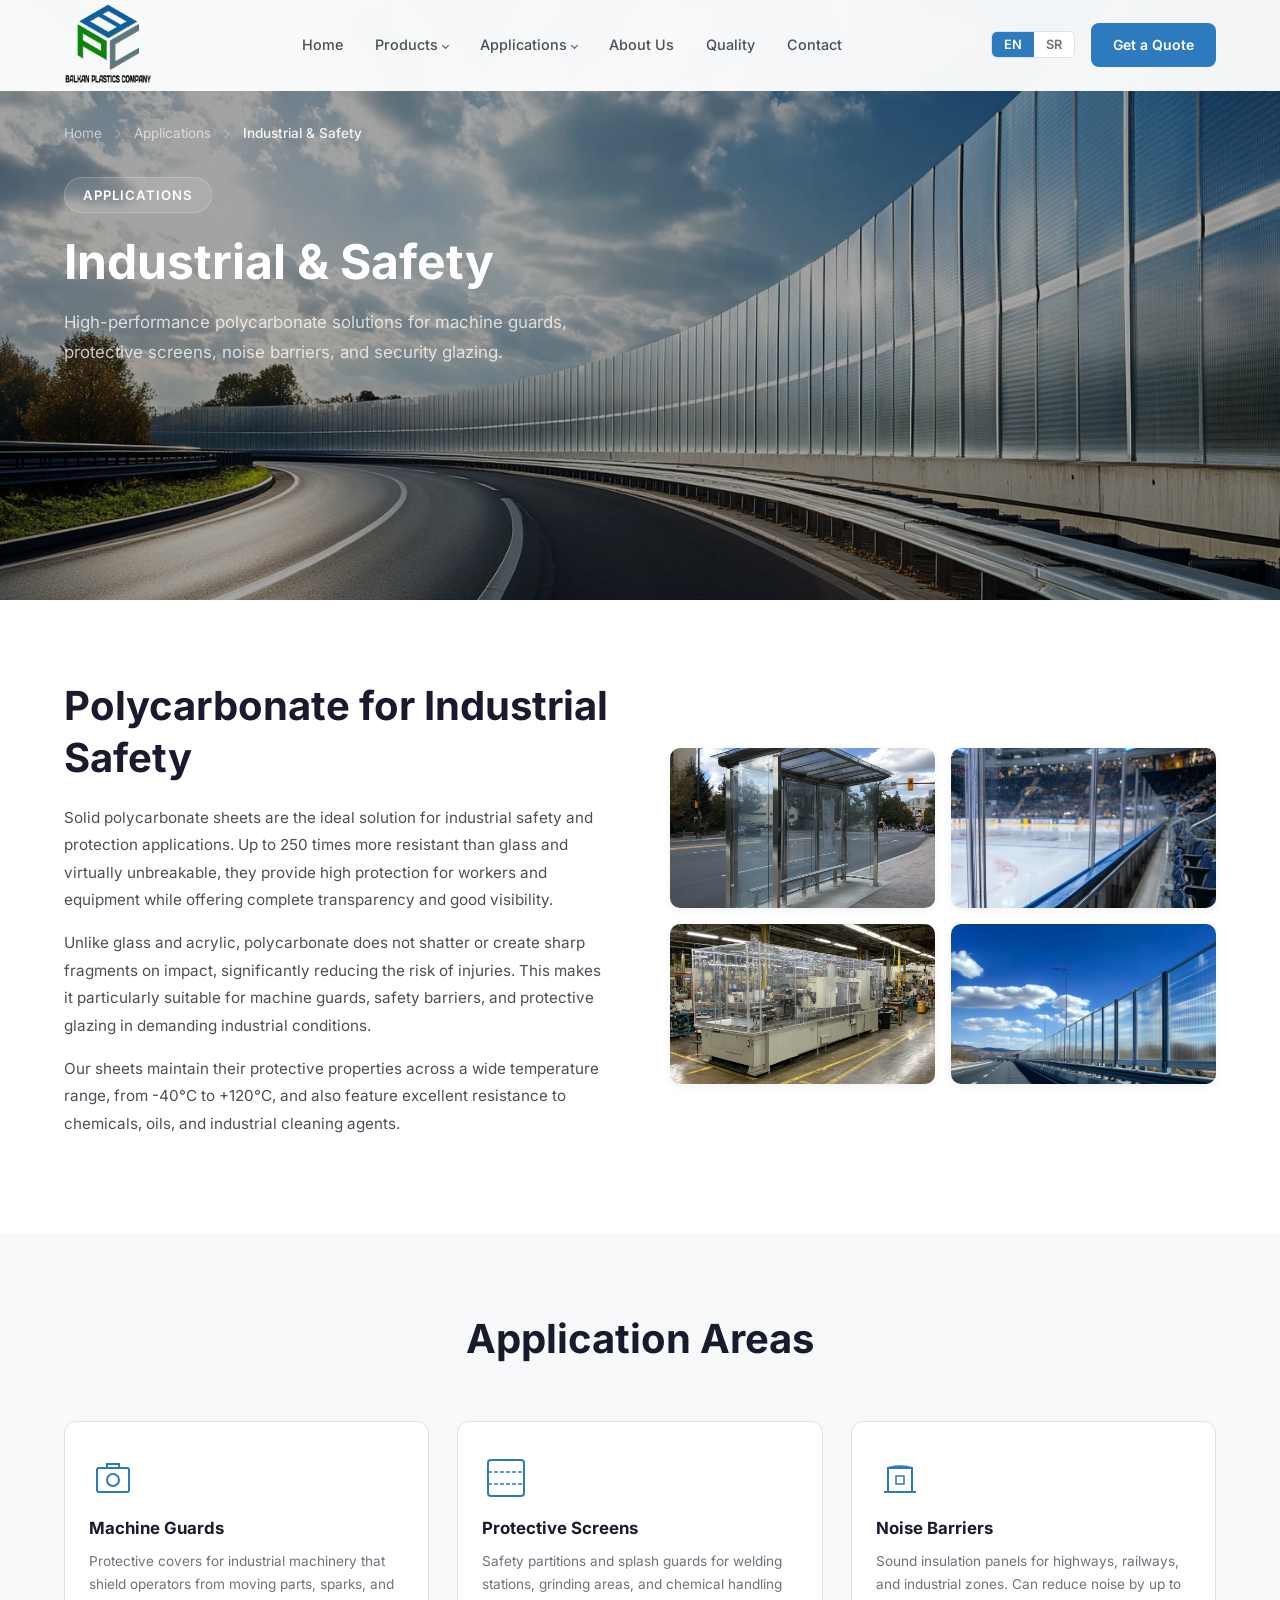
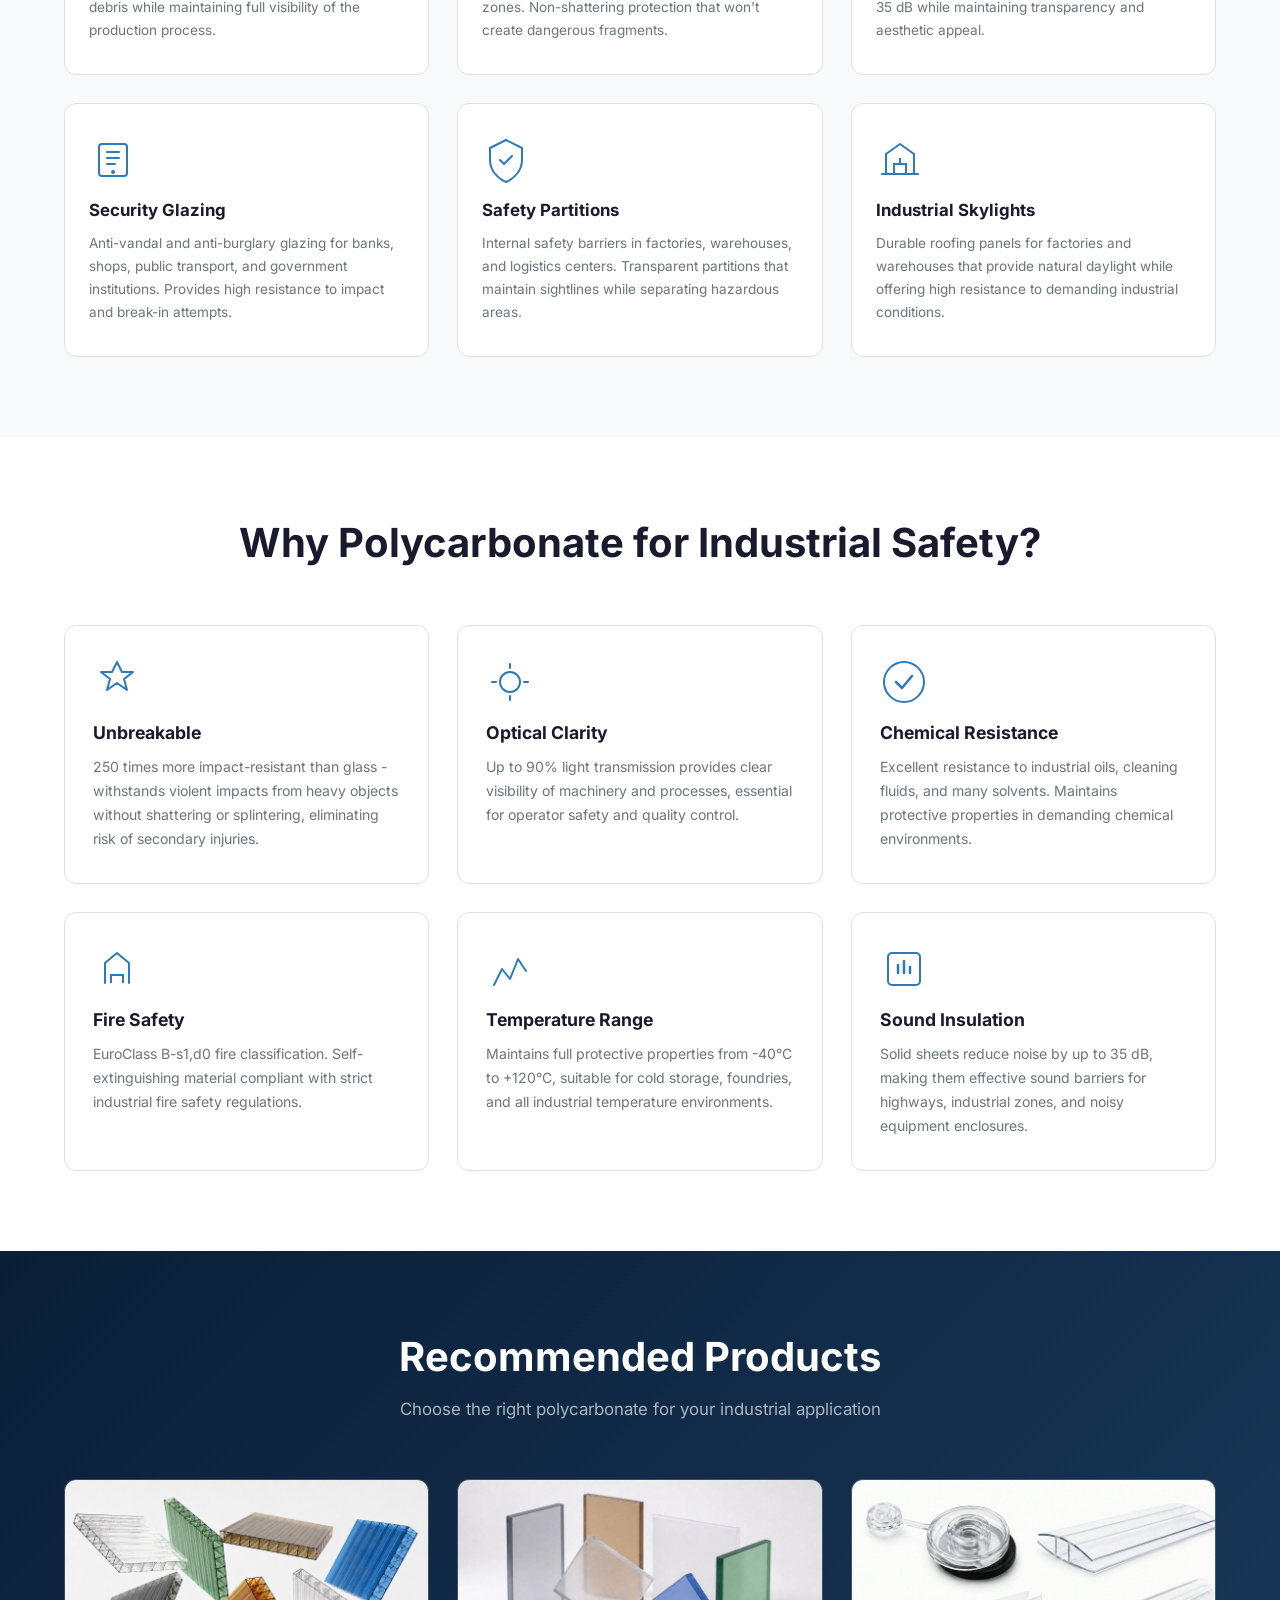
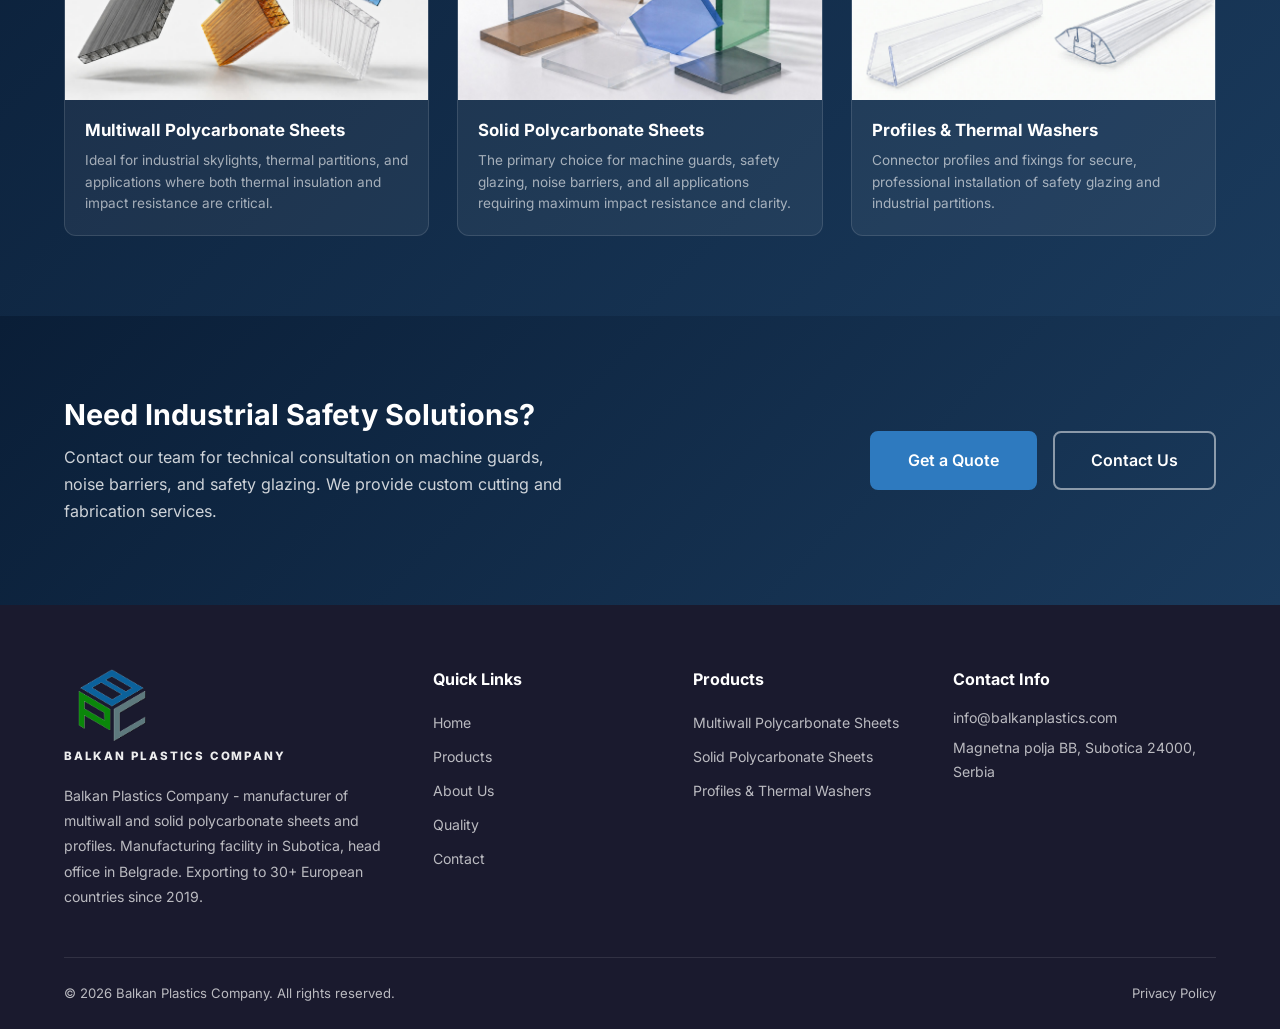
<file: industrial.html>
<!DOCTYPE html>
<html lang="en">
<head>
  <meta charset="UTF-8">
  <meta name="referrer" content="strict-origin-when-cross-origin">

    <link rel="icon" type="image/png" sizes="32x32" href="img/favicon.png">
  <link rel="icon" type="image/png" sizes="16x16" href="img/favicon-16.png">
  <meta name="viewport" content="width=device-width, initial-scale=1.0">
  <title data-i18n-title="meta_title_industrial">Industrial & Safety - Balkan Plastics Company</title>
  <meta name="description" data-i18n-content="meta_desc_industrial" content="Polycarbonate solutions for industrial safety. Machine guards, protective screens, noise barriers, security glazing, and safety partitions.">
  <link rel="stylesheet" href="css/style.css?v=73">
  <link rel="stylesheet" href="css/product.css?v=13">
  <link rel="preload" href="fonts/inter-latin-v20.woff2" as="font" type="font/woff2" crossorigin>
  <link rel="stylesheet" href="css/fonts.css?v=1">
</head>
<body>

  <!-- Header -->
  <header class="header scrolled">
    <div class="container header-inner">
      <a href="index.html" class="logo">
        <img src="img/LOGO-BP.png" alt="Balkan Plastics Company" class="logo-img header-logo-img">
      </a>
      <nav class="nav-links">
        <a href="index.html" data-i18n="nav_home">Home</a>
        <div class="nav-dropdown">
          <a href="index.html#products" class="nav-dropdown-trigger"><span data-i18n="nav_products">Products</span><span class="nav-arrow"></span></a>
          <div class="nav-dropdown-menu">
            <a href="multiwall.html" data-i18n="product_multiwall_title">Multiwall Polycarbonate Sheets</a>
            <a href="solid.html" data-i18n="product_solid_title">Solid Polycarbonate Sheets</a>
            <a href="profiles.html" data-i18n="product_accessories_title">Profiles & Thermal Washers</a>
          </div>
        </div>
        <div class="nav-dropdown">
          <a href="applications.html" class="nav-dropdown-trigger"><span data-i18n="nav_applications">Applications</span><span class="nav-arrow"></span></a>
          <div class="nav-dropdown-menu">
            <a href="construction.html" data-i18n="app_construction">Construction & Architecture</a>
            <a href="agriculture.html" data-i18n="app_agriculture">Agriculture & Greenhouses</a>
            <a href="industrial.html" class="active-link" data-i18n="app_industrial">Industrial & Safety</a>
            <a href="signage.html" data-i18n="app_signage">Signage & Design</a>
          </div>
        </div>
        <a href="index.html#about" data-i18n="nav_about">About Us</a>
        <a href="index.html#quality" data-i18n="nav_quality">Quality</a>
        <a href="contact.html" data-i18n="nav_contact">Contact</a>
        <div class="mobile-nav-contact">
          <div class="mnc-item"><svg viewBox="0 0 24 24" fill="none" width="16" height="16"><path d="M21 10c0 7-9 13-9 13s-9-6-9-13a9 9 0 1118 0z" stroke="currentColor" stroke-width="2"/><circle cx="12" cy="10" r="3" stroke="currentColor" stroke-width="2"/></svg><span data-i18n="contact_address_val">Magnetna polja BB, Subotica, Serbia</span></div>
          <div class="mnc-item"><svg viewBox="0 0 24 24" fill="none" width="16" height="16"><path d="M4 4h16c1.1 0 2 .9 2 2v12c0 1.1-.9 2-2 2H4c-1.1 0-2-.9-2-2V6c0-1.1.9-2 2-2z" stroke="currentColor" stroke-width="2"/><polyline points="22,6 12,13 2,6" stroke="currentColor" stroke-width="2"/></svg><span>info&#64;balkanplastics&#46;com</span></div>
          <div class="mnc-item"><svg viewBox="0 0 24 24" fill="none" width="16" height="16"><circle cx="12" cy="12" r="10" stroke="currentColor" stroke-width="2"/><polyline points="12,6 12,12 16,14" stroke="currentColor" stroke-width="2" stroke-linecap="round"/></svg><span data-i18n="contact_hours_val">Mon - Fri: 08:00 - 16:00</span></div>
        </div>
      </nav>
      <div class="header-actions">
        <div class="lang-switcher">
          <button class="lang-btn active" data-lang="en">EN</button>
          <button class="lang-btn" data-lang="sr">SR</button>
        </div>
        <a href="contact.html" class="btn btn-primary btn-sm" data-i18n="nav_get_quote">Get a Quote</a>
        <button class="mobile-menu-toggle" aria-label="Menu" data-i18n-aria="aria_menu">
          <span></span><span></span><span></span>
        </button>
      </div>
    </div>
  </header>

  <!-- Hero Banner -->
  <section class="product-hero">
    <div class="product-hero-bg product-hero-bg-industrial"></div>
    <div class="container product-hero-inner">
      <div class="product-breadcrumb">
        <a href="index.html" data-i18n="nav_home">Home</a>
        <svg viewBox="0 0 24 24" fill="none" width="16" height="16"><path d="M9 18l6-6-6-6" stroke="currentColor" stroke-width="2" stroke-linecap="round" stroke-linejoin="round"/></svg>
        <a href="applications.html" data-i18n="nav_applications">Applications</a>
        <svg viewBox="0 0 24 24" fill="none" width="16" height="16"><path d="M9 18l6-6-6-6" stroke="currentColor" stroke-width="2" stroke-linecap="round" stroke-linejoin="round"/></svg>
        <span data-i18n="app_industrial">Industrial & Safety</span>
      </div>
      <div class="product-hero-content">
        <div class="product-hero-text">
          <div class="product-hero-badge" data-i18n="ind_badge">Applications</div>
          <h1 data-i18n="ind_hero_title">Industrial & Safety</h1>
          <p class="product-hero-desc" data-i18n="ind_hero_desc">High-performance polycarbonate solutions for machine guards, protective screens, noise barriers, and security glazing.</p>
        </div>
      </div>
    </div>
  </section>

  <!-- Intro -->
  <section class="product-section">
    <div class="container">
      <div class="product-overview-grid">
        <div class="product-overview-text animate-on-scroll">
          <h2 data-i18n="ind_intro_title">Polycarbonate for Industrial Safety</h2>
          <p data-i18n="ind_intro_p1">Solid polycarbonate sheets are the ideal solution for industrial safety and protection applications. Up to 250 times more resistant than glass and virtually unbreakable, they provide a high level of protection for workers and equipment, with complete transparency and good visibility.</p>
          <p data-i18n="ind_intro_p2">Unlike glass and acrylic, polycarbonate does not shatter or create sharp fragments on impact, significantly reducing the risk of injuries. This makes it particularly suitable for machine guards, safety barriers, and protective glazing in demanding industrial conditions.</p>
          <p data-i18n="ind_intro_p3">Our sheets maintain their protective properties across a wide temperature range, from -40°C to +120°C, and also feature excellent resistance to chemicals, oils, and industrial cleaning agents.</p>
        </div>
        <div class="product-overview-images overview-images-grid lightbox-on animate-on-scroll">
          <img loading="lazy" src="img/64.jpg" alt="Bus stop shelter">
          <img loading="lazy" src="img/65.jpg" alt="Ice hockey arena protection">
          <img loading="lazy" src="img/66.jpg" alt="CNC machine guard">
          <img loading="lazy" src="img/67.jpg" alt="Highway noise barrier">
        </div>
      </div>
    </div>
  </section>

  <!-- Application Areas -->
  <section class="product-section product-section-alt">
    <div class="container">
      <div class="section-header animate-on-scroll">
        <h2 data-i18n="ind_areas_title">Application Areas</h2>
        <p data-i18n="ind_areas_subtitle"></p>
      </div>
      <div class="app-areas-grid">
        <div class="app-area-card animate-on-scroll">
          <div class="app-area-icon">
            <svg viewBox="0 0 48 48" fill="none"><rect x="8" y="14" width="32" height="24" rx="2" stroke="currentColor" stroke-width="2"/><circle cx="24" cy="26" r="6" stroke="currentColor" stroke-width="2"/><path d="M18 14V10h12v4" stroke="currentColor" stroke-width="2"/></svg>
          </div>
          <h3 data-i18n="ind_area1_title">Machine Guards</h3>
          <p data-i18n="ind_area1_desc">Protective covers for industrial machinery that shield operators from moving parts, sparks, and debris while maintaining full visibility of the production process.</p>
        </div>
        <div class="app-area-card animate-on-scroll">
          <div class="app-area-icon">
            <svg viewBox="0 0 48 48" fill="none"><rect x="6" y="6" width="36" height="36" rx="3" stroke="currentColor" stroke-width="2"/><path d="M6 18h36M6 30h36" stroke="currentColor" stroke-width="1.5" stroke-dasharray="4 2"/></svg>
          </div>
          <h3 data-i18n="ind_area2_title">Protective Screens</h3>
          <p data-i18n="ind_area2_desc">Safety partitions and splash guards for welding stations, grinding areas, and chemical handling zones. Non-shattering protection that won't create dangerous fragments.</p>
        </div>
        <div class="app-area-card animate-on-scroll">
          <div class="app-area-icon">
            <svg viewBox="0 0 48 48" fill="none"><path d="M8 38h32" stroke="currentColor" stroke-width="2"/><path d="M12 38V14h24v24" stroke="currentColor" stroke-width="2"/><path d="M12 14C12 14 24 10 36 14" stroke="currentColor" stroke-width="2"/><path d="M20 22h8v8h-8z" stroke="currentColor" stroke-width="1.5"/></svg>
          </div>
          <h3 data-i18n="ind_area3_title">Noise Barriers</h3>
          <p data-i18n="ind_area3_desc">Sound insulation panels for highways, railways, and industrial zones. Reduce noise by up to 35 dB while maintaining transparency and aesthetic appeal.</p>
        </div>
        <div class="app-area-card animate-on-scroll">
          <div class="app-area-icon">
            <svg viewBox="0 0 48 48" fill="none"><rect x="10" y="8" width="28" height="32" rx="3" stroke="currentColor" stroke-width="2"/><path d="M18 16h12M18 22h12M18 28h8" stroke="currentColor" stroke-width="2" stroke-linecap="round"/><circle cx="24" cy="36" r="2" fill="currentColor"/></svg>
          </div>
          <h3 data-i18n="ind_area4_title">Security Glazing</h3>
          <p data-i18n="ind_area4_desc">Anti-vandal and anti-burglary glazing for banks, shops, public transport, and government institutions. Features high resistance to impact and break-in attempts.</p>
        </div>
        <div class="app-area-card animate-on-scroll">
          <div class="app-area-icon">
            <svg viewBox="0 0 48 48" fill="none"><path d="M24 4l16 8v12c0 10-7 18-16 22C15 42 8 34 8 24V12l16-8z" stroke="currentColor" stroke-width="2" stroke-linejoin="round"/><path d="M18 24l4 4 8-8" stroke="currentColor" stroke-width="2" stroke-linecap="round" stroke-linejoin="round"/></svg>
          </div>
          <h3 data-i18n="ind_area5_title">Safety Partitions</h3>
          <p data-i18n="ind_area5_desc">Internal safety barriers in factories, warehouses, and logistics centers. Transparent partitions that maintain sightlines while separating hazardous areas.</p>
        </div>
        <div class="app-area-card animate-on-scroll">
          <div class="app-area-icon">
            <svg viewBox="0 0 48 48" fill="none"><path d="M6 38h36M10 38V18l14-10 14 10v20" stroke="currentColor" stroke-width="2" stroke-linecap="round" stroke-linejoin="round"/><path d="M18 38v-10h12v10" stroke="currentColor" stroke-width="2"/><line x1="24" y1="22" x2="24" y2="28" stroke="currentColor" stroke-width="2"/></svg>
          </div>
          <h3 data-i18n="ind_area6_title">Industrial Skylights</h3>
          <p data-i18n="ind_area6_desc">Durable roofing panels for factories and warehouses that provide natural daylight while offering high resistance to demanding industrial conditions.</p>
        </div>
      </div>
    </div>
  </section>

  <!-- Benefits -->
  <section class="product-section">
    <div class="container">
      <div class="section-header animate-on-scroll">
        <h2 data-i18n="ind_benefits_title">Why Polycarbonate for Industrial Safety?</h2>
      </div>
      <div class="strengths-grid">
        <div class="strength-card animate-on-scroll">
          <div class="strength-icon">
            <svg viewBox="0 0 48 48" fill="none"><path d="M24 4l5 10h11l-9 7 3 11-10-7-10 7 3-11-9-7h11z" stroke="currentColor" stroke-width="2" stroke-linejoin="round"/></svg>
          </div>
          <h3 data-i18n="ind_ben1_title">Unbreakable</h3>
          <p data-i18n="ind_ben1_desc">250 times stronger than glass - withstands violent impacts from heavy objects without shattering or splintering, eliminating risk of secondary injuries.</p>
        </div>
        <div class="strength-card animate-on-scroll">
          <div class="strength-icon">
            <svg viewBox="0 0 48 48" fill="none"><circle cx="24" cy="24" r="10" stroke="currentColor" stroke-width="2"/><path d="M24 6v4M24 38v4M6 24h4M38 24h4" stroke="currentColor" stroke-width="2" stroke-linecap="round"/></svg>
          </div>
          <h3 data-i18n="ind_ben2_title">Optical Clarity</h3>
          <p data-i18n="ind_ben2_desc">Up to 90% light transmission provides clear visibility of machinery and processes, essential for operator safety and quality control.</p>
        </div>
        <div class="strength-card animate-on-scroll">
          <div class="strength-icon">
            <svg viewBox="0 0 48 48" fill="none"><path d="M24 4C13 4 4 13 4 24s9 20 20 20 20-9 20-20S35 4 24 4z" stroke="currentColor" stroke-width="2"/><path d="M16 24l6 6 10-12" stroke="currentColor" stroke-width="2.5" stroke-linecap="round" stroke-linejoin="round"/></svg>
          </div>
          <h3 data-i18n="ind_ben3_title">Chemical Resistant</h3>
          <p data-i18n="ind_ben3_desc">Excellent resistance to industrial oils, cleaning fluids, and many solvents. Maintains protective properties in demanding chemical environments.</p>
        </div>
        <div class="strength-card animate-on-scroll">
          <div class="strength-icon">
            <svg viewBox="0 0 48 48" fill="none"><path d="M12 38V18l12-10 12 10v20" stroke="currentColor" stroke-width="2" stroke-linecap="round" stroke-linejoin="round"/><path d="M18 38v-8h12v8" stroke="currentColor" stroke-width="2"/></svg>
          </div>
          <h3 data-i18n="ind_ben4_title">Fire Safe</h3>
          <p data-i18n="ind_ben4_desc">EuroClass B-s1,d0 fire classification. Self-extinguishing material that meets strict industrial fire safety regulations.</p>
        </div>
        <div class="strength-card animate-on-scroll">
          <div class="strength-icon">
            <svg viewBox="0 0 48 48" fill="none"><path d="M8 40l8-16 8 10 8-20 8 12" stroke="currentColor" stroke-width="2" stroke-linecap="round" stroke-linejoin="round"/></svg>
          </div>
          <h3 data-i18n="ind_ben5_title">Temperature Range</h3>
          <p data-i18n="ind_ben5_desc">Maintains full protective properties from -40°C to +120°C, suitable for cold storage, foundries, and all industrial temperature environments.</p>
        </div>
        <div class="strength-card animate-on-scroll">
          <div class="strength-icon">
            <svg viewBox="0 0 48 48" fill="none"><rect x="8" y="8" width="32" height="32" rx="4" stroke="currentColor" stroke-width="2"/><path d="M18 20v8M24 16v12M30 22v6" stroke="currentColor" stroke-width="2.5" stroke-linecap="round"/></svg>
          </div>
          <h3 data-i18n="ind_ben6_title">Sound Insulation</h3>
          <p data-i18n="ind_ben6_desc">Solid sheets reduce noise by up to 35 dB, making them effective sound barriers for highways, industrial zones, and noisy equipment enclosures.</p>
        </div>
      </div>
    </div>
  </section>

  <!-- Recommended Products -->
  <section class="product-section product-section-dark">
    <div class="container">
      <div class="section-header animate-on-scroll">
        <h2 data-i18n="ind_products_title">Recommended Products</h2>
        <p data-i18n="ind_products_subtitle">Choose the right polycarbonate for your industrial application</p>
      </div>
      <div class="recommended-grid">
        <a href="multiwall.html" class="recommended-card animate-on-scroll">
          <div class="recommended-image">
            <img width="1500" height="900" loading="lazy" src="img/41.jpg" alt="Multiwall sheets">
          </div>
          <h3 data-i18n="product_multiwall_title">Multiwall Polycarbonate Sheets</h3>
          <p data-i18n="ind_rec2_desc">Ideal for industrial skylights, thermal partitions, and applications where insulation and impact resistance are both critical.</p>
        </a>
        <a href="solid.html" class="recommended-card animate-on-scroll">
          <div class="recommended-image">
            <img width="1500" height="900" loading="lazy" src="img/42.jpg" alt="Solid sheets">
          </div>
          <h3 data-i18n="product_solid_title">Solid Polycarbonate Sheets</h3>
          <p data-i18n="ind_rec1_desc">The primary choice for machine guards, safety glazing, noise barriers, and all applications requiring maximum impact resistance and clarity.</p>
        </a>
        <a href="profiles.html" class="recommended-card animate-on-scroll">
          <div class="recommended-image">
            <img width="1500" height="900" loading="lazy" src="img/56.jpg" alt="Profiles & Thermal Washers">
          </div>
          <h3 data-i18n="product_accessories_title">Profiles & Thermal Washers</h3>
          <p data-i18n="ind_rec3_desc">Connection profiles and fixings for secure, professional installation of safety glazing and industrial partitions.</p>
        </a>
      </div>
    </div>
  </section>

  <!-- CTA -->
  <section class="product-cta">
    <div class="container">
      <div class="product-cta-inner animate-on-scroll">
        <div class="product-cta-text">
          <h2 data-i18n="ind_cta_title">Need Industrial Safety Solutions?</h2>
          <p data-i18n="ind_cta_desc">Contact our team for technical consultation on machine guards, noise barriers, and safety glazing. We provide custom cutting and fabrication services.</p>
        </div>
        <div class="product-cta-actions">
          <a href="contact.html" class="btn btn-primary btn-lg" data-i18n="nav_get_quote">Get a Quote</a>
          <a href="contact.html" class="btn btn-outline btn-lg" data-i18n="ind_cta_contact">Contact Us</a>
        </div>
      </div>
    </div>
  </section>

  <!-- Footer -->
  <footer class="footer">
    <div class="container">
      <div class="footer-grid">
        <div class="footer-about">
          <div class="footer-logo">
            <img loading="lazy" src="img/LOGO-BP.png" alt="Balkan Plastics Company" class="logo-img footer-logo-img">
            <span class="footer-logo-text">BALKAN PLASTICS COMPANY</span>
          </div>
          <p data-i18n="footer_desc">Leading manufacturer of premium polycarbonate sheets in Serbia.</p>
        </div>
        <div class="footer-links">
          <h4 data-i18n="footer_quick_links">Quick Links</h4>
          <a href="index.html" data-i18n="nav_home">Home</a>
          <a href="index.html#products" data-i18n="footer_products">Products</a>
          <a href="index.html#about" data-i18n="nav_about">About Us</a>
          <a href="index.html#quality" data-i18n="nav_quality">Quality</a>
          <a href="contact.html" data-i18n="nav_contact">Contact</a>
        </div>
        <div class="footer-links">
          <h4 data-i18n="footer_products">Products</h4>
          <a href="multiwall.html" data-i18n="product_multiwall_title">Multiwall Sheets</a>
          <a href="solid.html" data-i18n="product_solid_title">Solid Sheets</a>
          <a href="profiles.html" data-i18n="product_accessories_title">Profiles & Thermal Washers</a>
        </div>
        <div class="footer-contact">
          <h4 data-i18n="footer_contact">Contact Info</h4>
          <p>info&#64;balkanplastics&#46;com</p>
          <p data-i18n="contact_address_val">Subotica, Serbia</p>
        </div>
      </div>
      <div class="footer-bottom">
        <p>&copy; 2026 Balkan Plastics Company. <span data-i18n="footer_rights">All rights reserved.</span></p>
        <div class="footer-bottom-links">
          <a href="privacy.html" data-i18n="footer_privacy">Privacy Policy</a>
        </div>
      </div>
    </div>
  </footer>

  <button class="scroll-top" id="scrollTop" aria-label="Scroll to top">
    <svg viewBox="0 0 24 24" fill="none"><path d="M18 15l-6-6-6 6" stroke="currentColor" stroke-width="2.5" stroke-linecap="round" stroke-linejoin="round"/></svg>
  </button>

  <script src="js/translations.js?v=58"></script>
  <script src="js/main.js?v=60"></script>
</body>
</html>
</file>
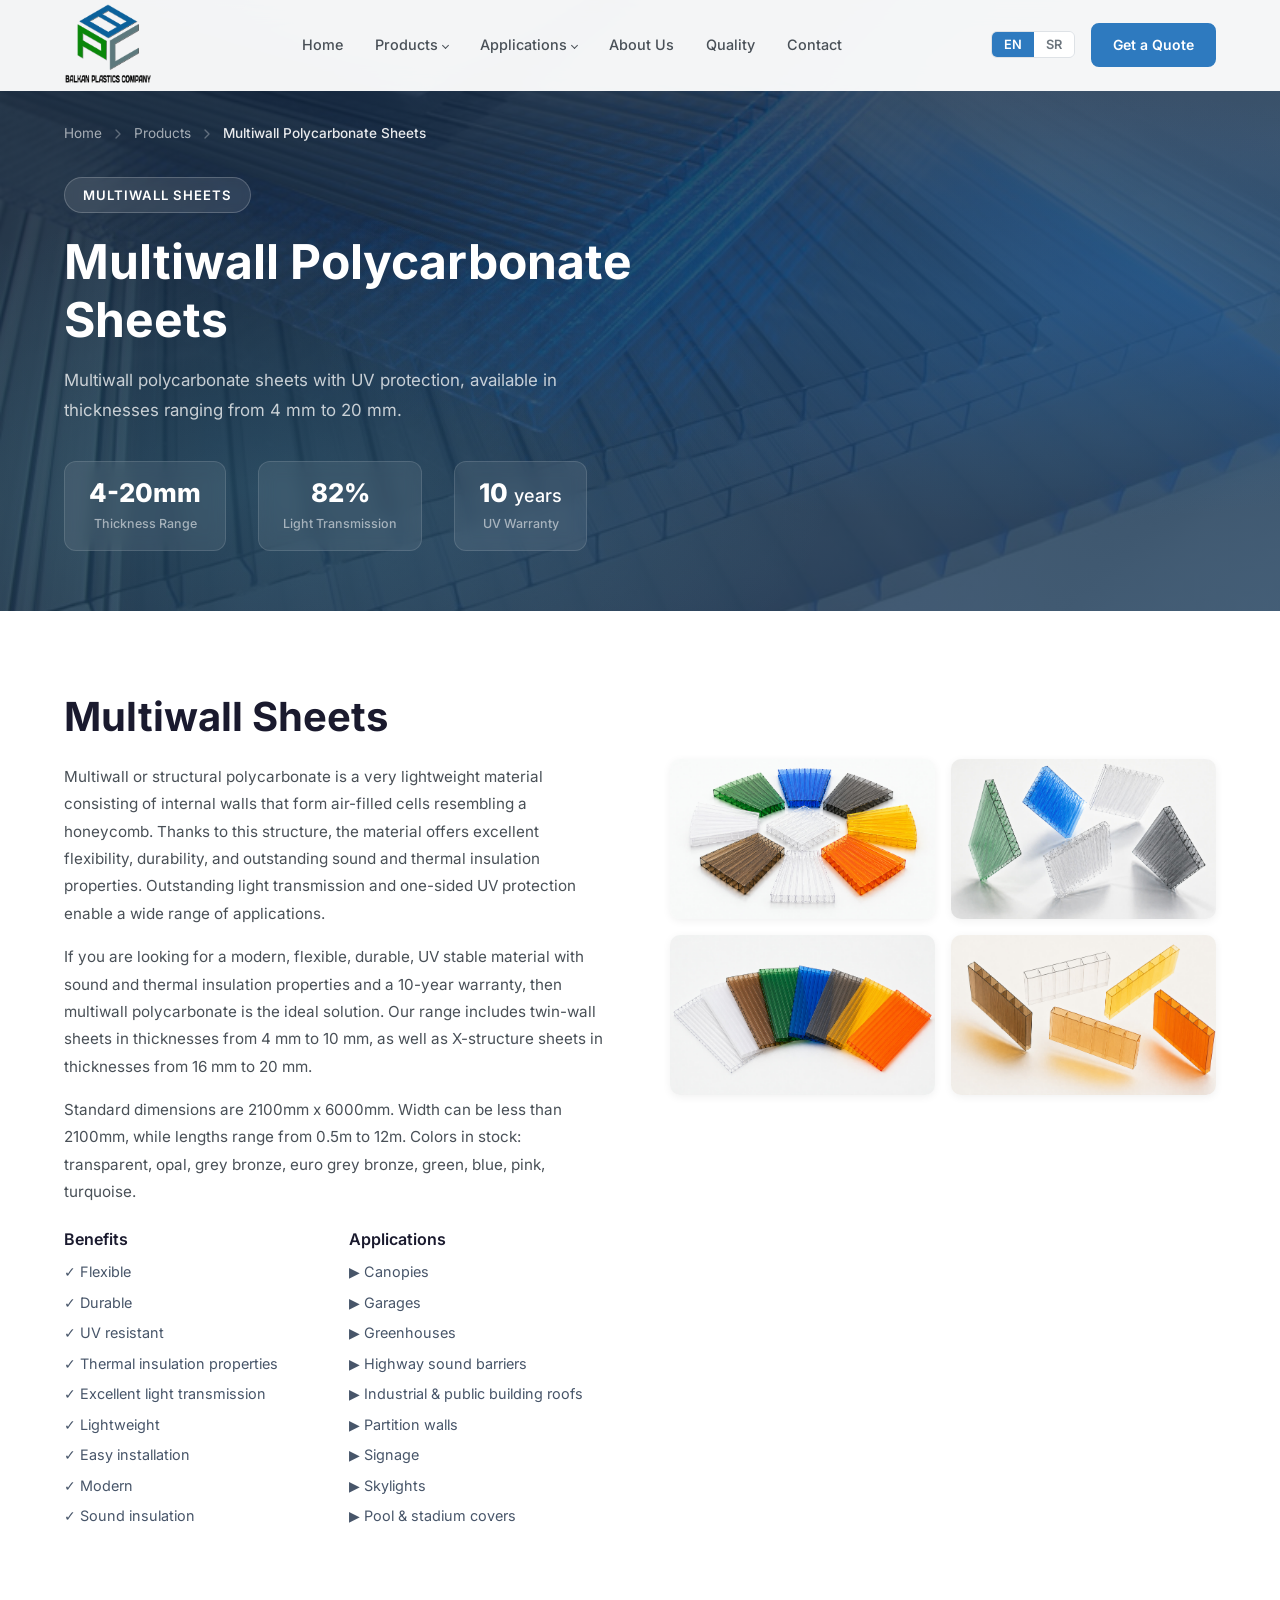
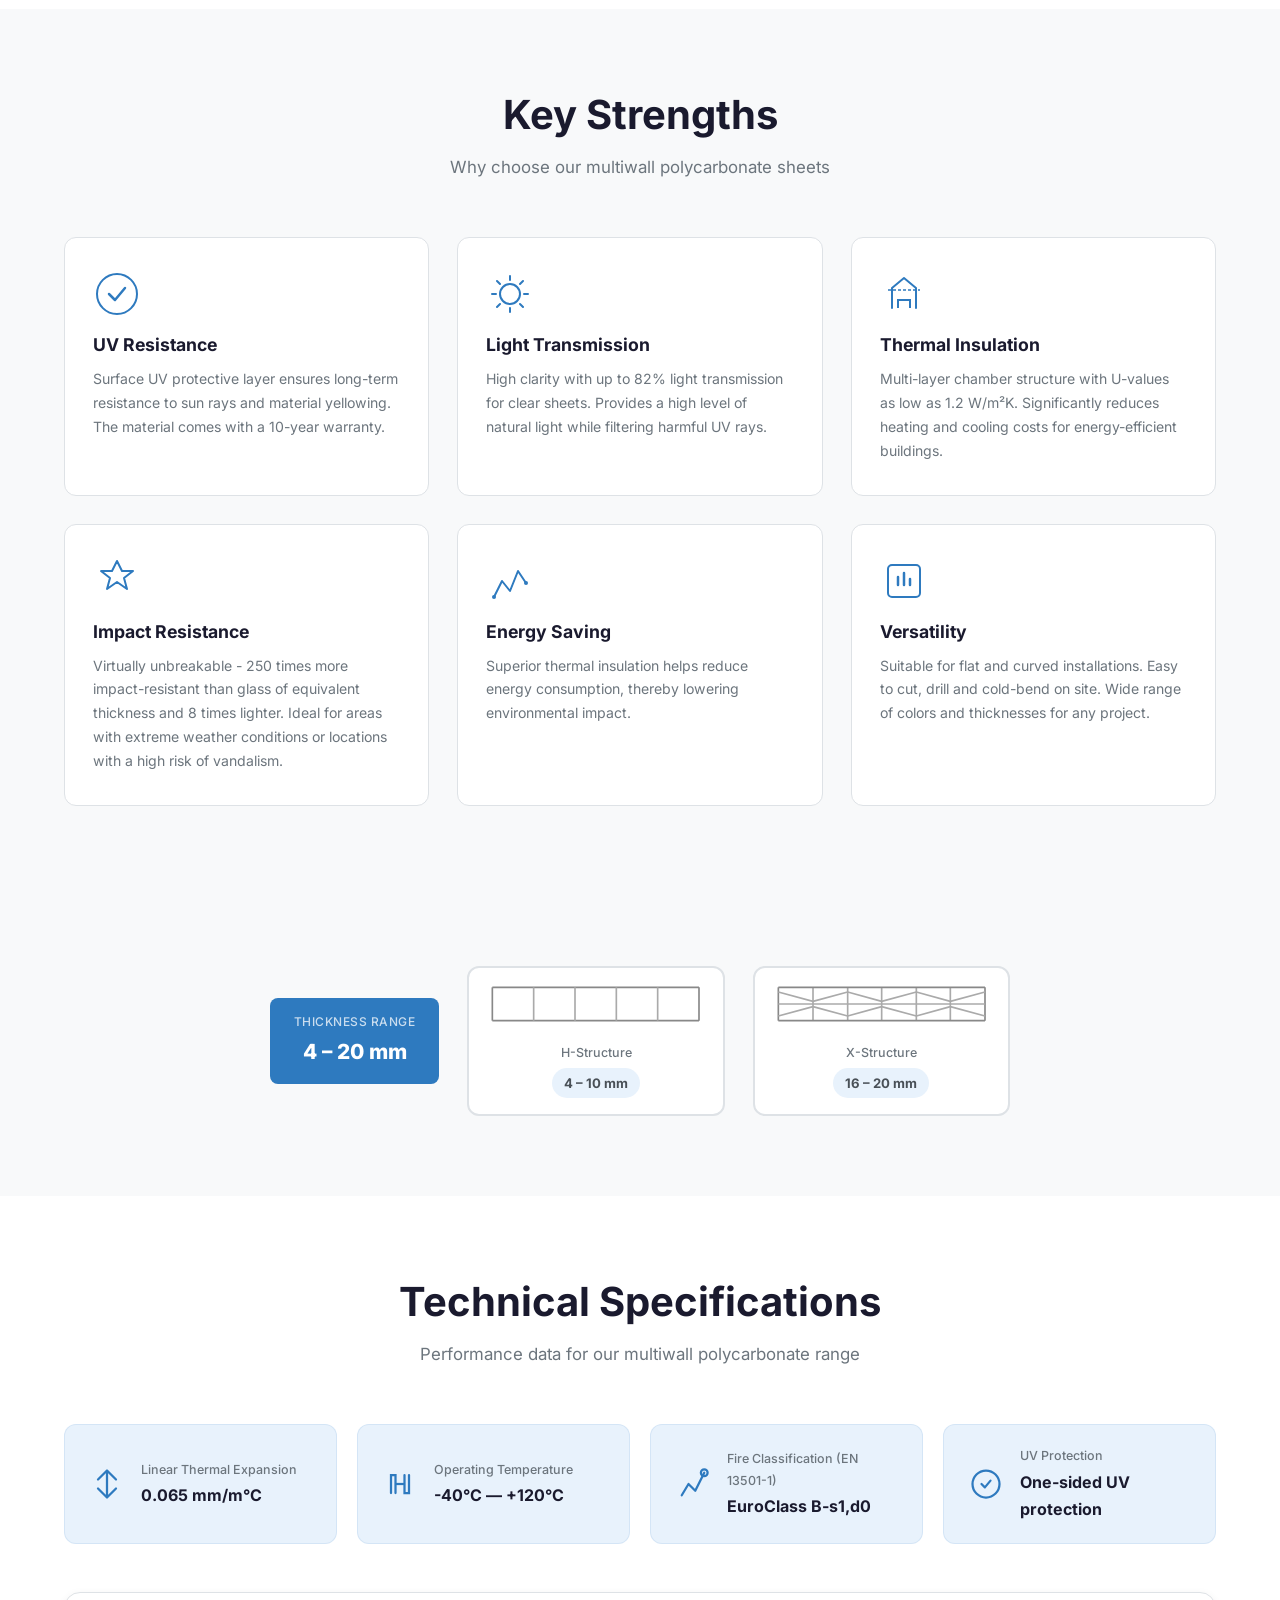
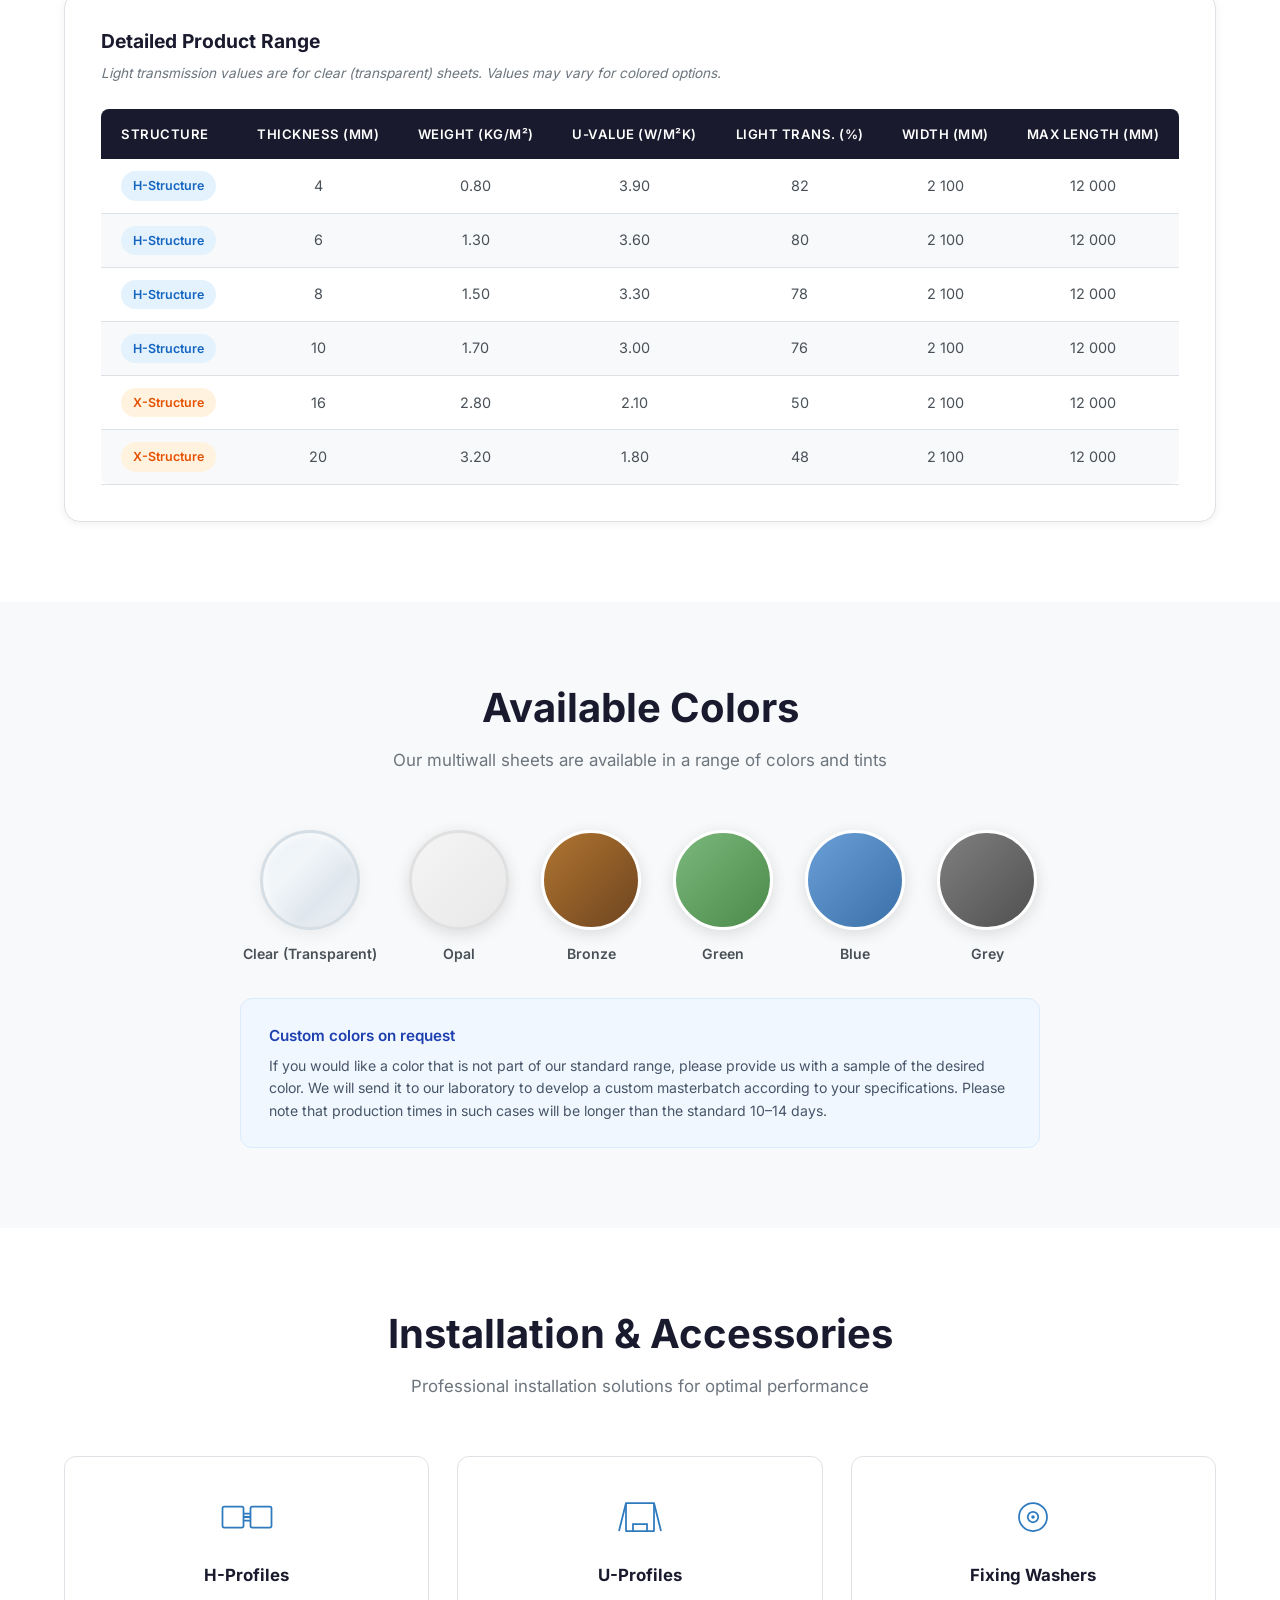
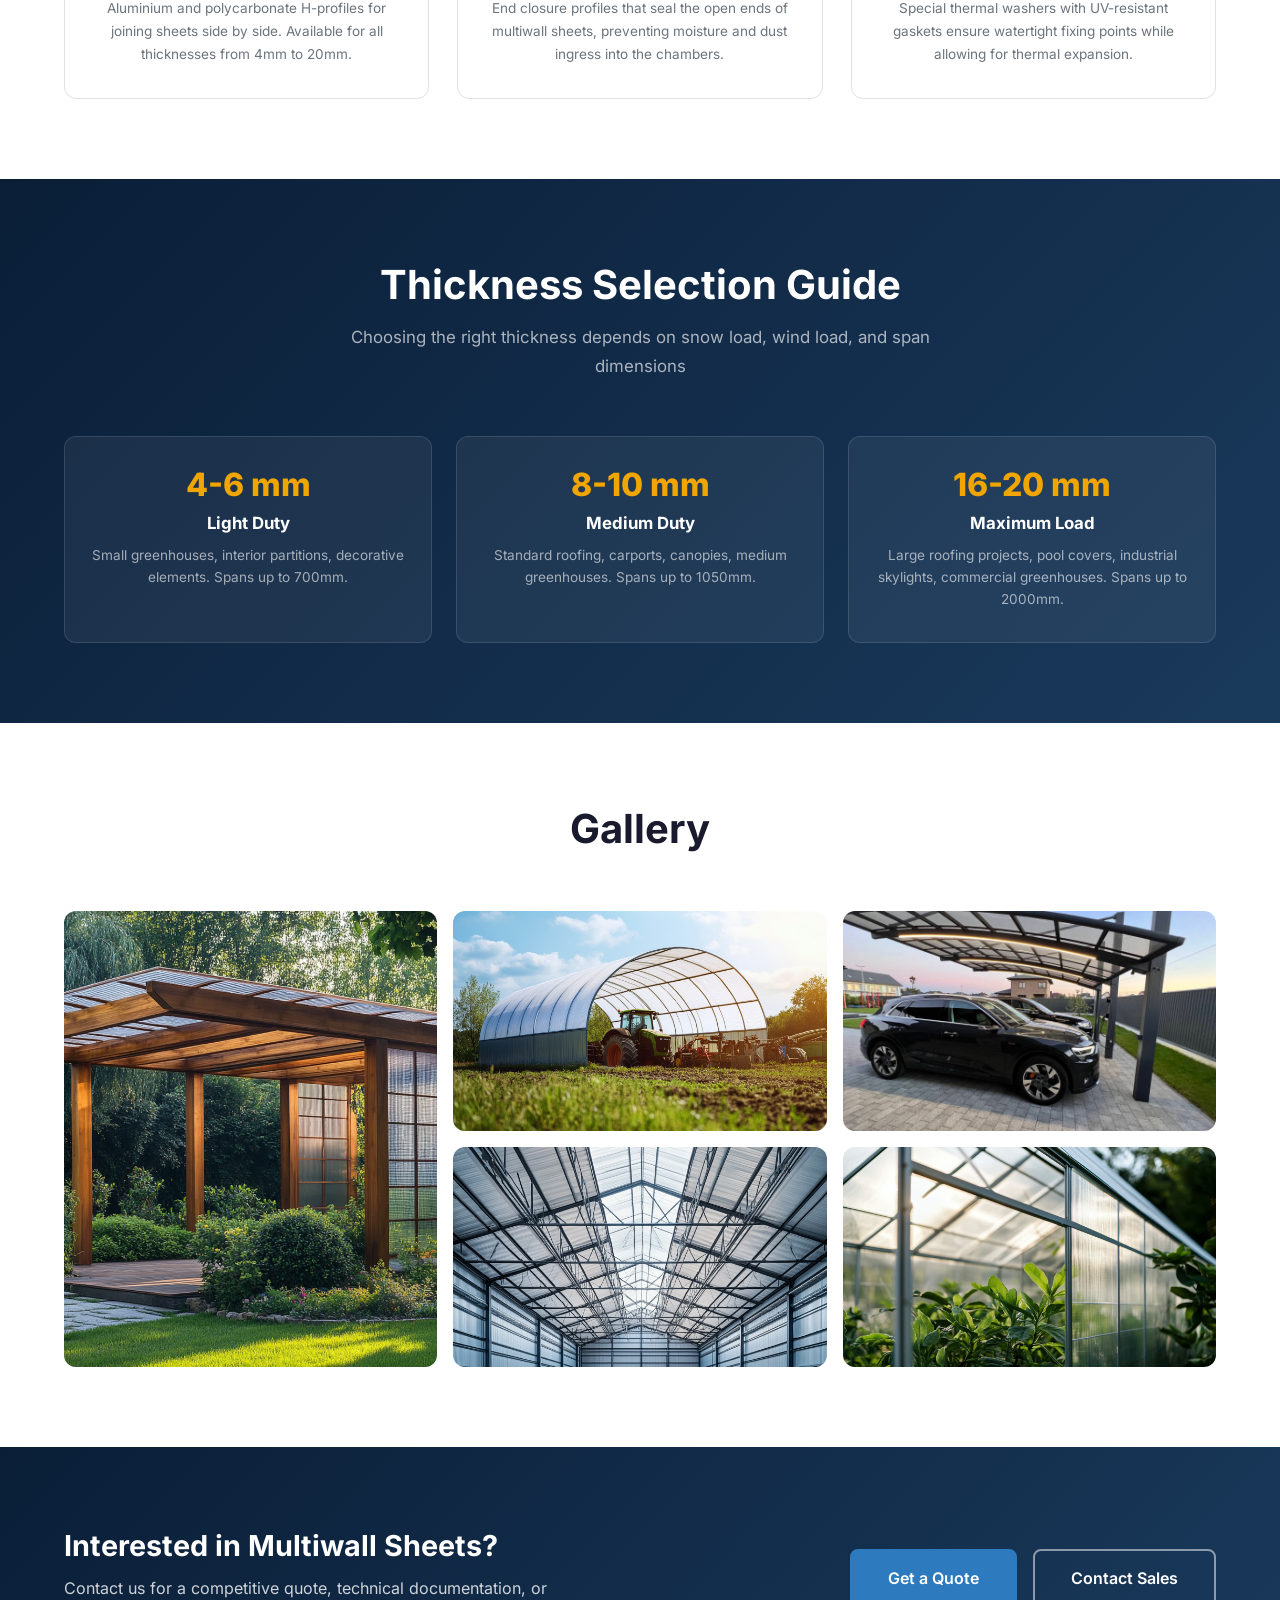
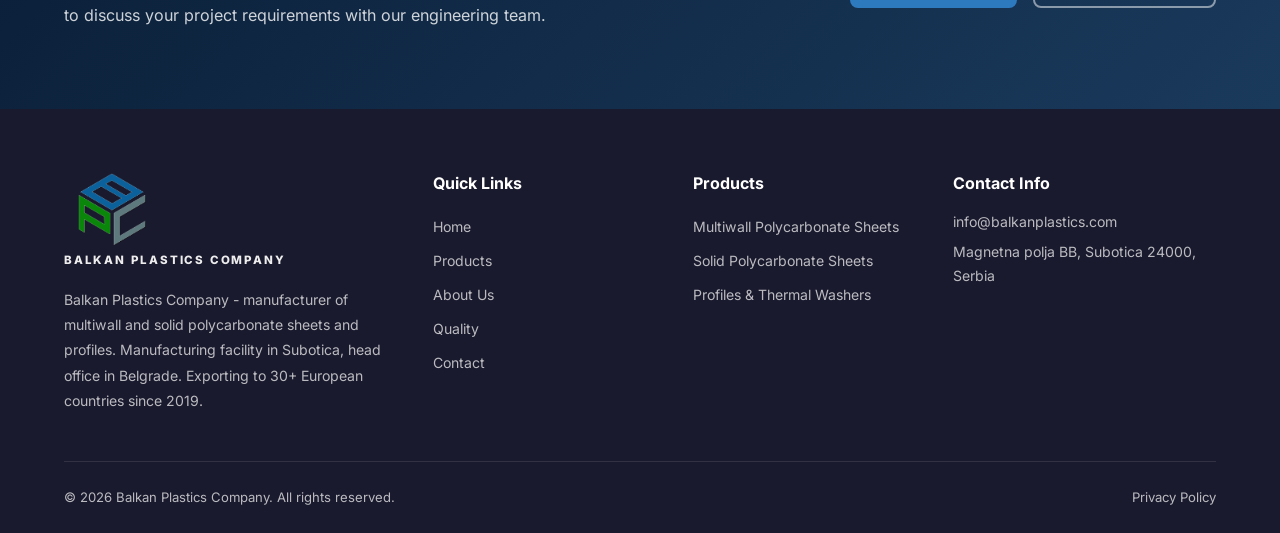
<file: multiwall.html>
<!DOCTYPE html>
<html lang="en">
<head>
  <meta charset="UTF-8">
  <meta name="referrer" content="strict-origin-when-cross-origin">

    <link rel="icon" type="image/png" sizes="32x32" href="img/favicon.png">
  <link rel="icon" type="image/png" sizes="16x16" href="img/favicon-16.png">
  <meta name="viewport" content="width=device-width, initial-scale=1.0">
  <title data-i18n-title="meta_title_multiwall">Multiwall Polycarbonate Sheets - Balkan Plastics Company</title>
  <meta name="description" data-i18n-content="meta_desc_multiwall" content="Premium multiwall polycarbonate sheets with UV protection. Available in thicknesses from 4mm to 20mm. Excellent thermal insulation and light transmission.">
  <link rel="stylesheet" href="css/style.css?v=73">
  <link rel="stylesheet" href="css/product.css?v=13">
  <link rel="preload" href="fonts/inter-latin-v20.woff2" as="font" type="font/woff2" crossorigin>
  <link rel="stylesheet" href="css/fonts.css?v=1">
</head>
<body>

  <!-- Header -->
  <header class="header scrolled">
    <div class="container header-inner">
      <a href="index.html" class="logo">
        <img src="img/LOGO-BP.png" alt="Balkan Plastics Company" class="logo-img header-logo-img">
      </a>
      <nav class="nav-links">
        <a href="index.html" data-i18n="nav_home">Home</a>
        <div class="nav-dropdown">
          <a href="index.html#products" class="nav-dropdown-trigger"><span data-i18n="nav_products">Products</span><span class="nav-arrow"></span></a>
          <div class="nav-dropdown-menu">
            <a href="multiwall.html" class="active-link" data-i18n="product_multiwall_title">Multiwall Polycarbonate Sheets</a>
            <a href="solid.html" data-i18n="product_solid_title">Solid Polycarbonate Sheets</a>
            <a href="profiles.html" data-i18n="product_accessories_title">Profiles & Thermal Washers</a>
          </div>
        </div>
        <div class="nav-dropdown">
          <a href="applications.html" class="nav-dropdown-trigger"><span data-i18n="nav_applications">Applications</span><span class="nav-arrow"></span></a>
          <div class="nav-dropdown-menu">
            <a href="construction.html" data-i18n="app_construction">Construction & Architecture</a>
            <a href="agriculture.html" data-i18n="app_agriculture">Agriculture & Greenhouses</a>
            <a href="industrial.html" data-i18n="app_industrial">Industrial & Safety</a>
            <a href="signage.html" data-i18n="app_signage">Signage & Design</a>
          </div>
        </div>
        <a href="index.html#about" data-i18n="nav_about">About Us</a>
        <a href="index.html#quality" data-i18n="nav_quality">Quality</a>
        <a href="contact.html" data-i18n="nav_contact">Contact</a>
        <div class="mobile-nav-contact">
          <div class="mnc-item"><svg viewBox="0 0 24 24" fill="none" width="16" height="16"><path d="M21 10c0 7-9 13-9 13s-9-6-9-13a9 9 0 1118 0z" stroke="currentColor" stroke-width="2"/><circle cx="12" cy="10" r="3" stroke="currentColor" stroke-width="2"/></svg><span data-i18n="contact_address_val">Magnetna polja BB, Subotica, Serbia</span></div>
          <div class="mnc-item"><svg viewBox="0 0 24 24" fill="none" width="16" height="16"><path d="M4 4h16c1.1 0 2 .9 2 2v12c0 1.1-.9 2-2 2H4c-1.1 0-2-.9-2-2V6c0-1.1.9-2 2-2z" stroke="currentColor" stroke-width="2"/><polyline points="22,6 12,13 2,6" stroke="currentColor" stroke-width="2"/></svg><span>info&#64;balkanplastics&#46;com</span></div>
          <div class="mnc-item"><svg viewBox="0 0 24 24" fill="none" width="16" height="16"><circle cx="12" cy="12" r="10" stroke="currentColor" stroke-width="2"/><polyline points="12,6 12,12 16,14" stroke="currentColor" stroke-width="2" stroke-linecap="round"/></svg><span data-i18n="contact_hours_val">Mon - Fri: 08:00 - 16:00</span></div>
        </div>
      </nav>
      <div class="header-actions">
        <div class="lang-switcher">
          <button class="lang-btn active" data-lang="en">EN</button>
          <button class="lang-btn" data-lang="sr">SR</button>
        </div>
        <a href="contact.html" class="btn btn-primary btn-sm" data-i18n="nav_get_quote">Get a Quote</a>
        <button class="mobile-menu-toggle" aria-label="Menu" data-i18n-aria="aria_menu">
          <span></span><span></span><span></span>
        </button>
      </div>
    </div>
  </header>

  <!-- Product Hero Banner -->
  <section class="product-hero">
    <div class="product-hero-bg"></div>
    <div class="container product-hero-inner">
      <div class="product-breadcrumb">
        <a href="index.html" data-i18n="nav_home">Home</a>
        <svg viewBox="0 0 24 24" fill="none" width="16" height="16"><path d="M9 18l6-6-6-6" stroke="currentColor" stroke-width="2" stroke-linecap="round" stroke-linejoin="round"/></svg>
        <a href="index.html#products" data-i18n="nav_products">Products</a>
        <svg viewBox="0 0 24 24" fill="none" width="16" height="16"><path d="M9 18l6-6-6-6" stroke="currentColor" stroke-width="2" stroke-linecap="round" stroke-linejoin="round"/></svg>
        <span data-i18n="product_multiwall_title">Multiwall Polycarbonate Sheets</span>
      </div>
      <div class="product-hero-content">
        <div class="product-hero-text">
          <div class="product-hero-badge" data-i18n="mw_badge">Multiwall Sheets</div>
          <h1 data-i18n="mw_hero_title">Multiwall Polycarbonate Sheets</h1>
          <p class="product-hero-desc" data-i18n="mw_hero_desc">Polycarbonate multiwall sheets with UV protection, available in thickness from 4mm to 20mm.</p>
          <div class="product-hero-highlights">
            <div class="product-hero-highlight">
              <span class="highlight-value">4-20mm</span>
              <span class="highlight-label" data-i18n="mw_hl_thickness">Thickness Range</span>
            </div>
            <div class="product-hero-highlight">
              <span class="highlight-value">82%</span>
              <span class="highlight-label" data-i18n="mw_hl_light">Light Transmission</span>
            </div>
            <div class="product-hero-highlight">
              <span class="highlight-value">10 <small data-i18n="mw_hl_years">years</small></span>
              <span class="highlight-label" data-i18n="mw_hl_warranty">UV Warranty</span>
            </div>
          </div>
        </div>
      </div>
    </div>
  </section>

  <!-- Product Overview -->
  <section class="product-section">
    <div class="container">
      <div class="product-overview-grid">
        <div class="product-overview-text animate-on-scroll">
          <h2 data-i18n="mw_overview_title">Multiwall Sheets</h2>
          <p data-i18n="mw_overview_p1">Our multiwall polycarbonate sheets feature a unique multi-layer structure that provides exceptional thermal insulation while maintaining excellent light transmission. The hollow chamber design creates air pockets that significantly reduce heat transfer, making them ideal for energy-efficient building solutions.</p>
          <p data-i18n="mw_overview_p2">All sheets come with co-extruded UV protective layer on the external surface, ensuring long-term resistance to weathering and yellowing. The UV protection guarantees a 10-year warranty against yellowing and loss of light transmission.</p>
          <p data-i18n="mw_overview_p3">Available in twin-wall (2-wall), triple-wall (3-wall), five-wall, and seven-wall configurations to meet various thermal insulation and structural requirements. Custom lengths up to 12 meters available on request.</p>
          <div class="mw-benefits-areas" style="display:grid;grid-template-columns:1fr 1fr;gap:24px;margin-top:24px;">
            <div>
              <h4 data-i18n="mw_benefits_title" style="font-size:1rem;font-weight:600;margin-bottom:10px;">Benefits</h4>
              <ul style="list-style:none;padding:0;display:flex;flex-direction:column;gap:6px;">
                <li data-i18n="mw_ben1" style="display:flex;align-items:center;gap:8px;font-size:0.9rem;color:#475569;"><span aria-hidden="true" style="color:#2563eb;">&#10003;</span> Flexible</li>
                <li data-i18n="mw_ben2" style="display:flex;align-items:center;gap:8px;font-size:0.9rem;color:#475569;"><span aria-hidden="true" style="color:#2563eb;">&#10003;</span> Durable</li>
                <li data-i18n="mw_ben3" style="display:flex;align-items:center;gap:8px;font-size:0.9rem;color:#475569;"><span aria-hidden="true" style="color:#2563eb;">&#10003;</span> UV resistant</li>
                <li data-i18n="mw_ben4" style="display:flex;align-items:center;gap:8px;font-size:0.9rem;color:#475569;"><span aria-hidden="true" style="color:#2563eb;">&#10003;</span> Thermal insulation</li>
                <li data-i18n="mw_ben5" style="display:flex;align-items:center;gap:8px;font-size:0.9rem;color:#475569;"><span aria-hidden="true" style="color:#2563eb;">&#10003;</span> Excellent light transmission</li>
                <li data-i18n="mw_ben6" style="display:flex;align-items:center;gap:8px;font-size:0.9rem;color:#475569;"><span aria-hidden="true" style="color:#2563eb;">&#10003;</span> Lightweight</li>
                <li data-i18n="mw_ben7" style="display:flex;align-items:center;gap:8px;font-size:0.9rem;color:#475569;"><span aria-hidden="true" style="color:#2563eb;">&#10003;</span> Easy installation</li>
                <li data-i18n="mw_ben8" style="display:flex;align-items:center;gap:8px;font-size:0.9rem;color:#475569;"><span aria-hidden="true" style="color:#2563eb;">&#10003;</span> Modern</li>
                <li data-i18n="mw_ben9" style="display:flex;align-items:center;gap:8px;font-size:0.9rem;color:#475569;"><span aria-hidden="true" style="color:#2563eb;">&#10003;</span> Sound insulation</li>
              </ul>
            </div>
            <div>
              <h4 data-i18n="mw_areas_title" style="font-size:1rem;font-weight:600;margin-bottom:10px;">Applications</h4>
              <ul style="list-style:none;padding:0;display:flex;flex-direction:column;gap:6px;">
                <li data-i18n="mw_area1" style="display:flex;align-items:center;gap:8px;font-size:0.9rem;color:#475569;"><span aria-hidden="true" style="color:#2563eb;">&#9654;</span> Canopies</li>
                <li data-i18n="mw_area2" style="display:flex;align-items:center;gap:8px;font-size:0.9rem;color:#475569;"><span aria-hidden="true" style="color:#2563eb;">&#9654;</span> Garages</li>
                <li data-i18n="mw_area3" style="display:flex;align-items:center;gap:8px;font-size:0.9rem;color:#475569;"><span aria-hidden="true" style="color:#2563eb;">&#9654;</span> Greenhouses</li>
                <li data-i18n="mw_area4" style="display:flex;align-items:center;gap:8px;font-size:0.9rem;color:#475569;"><span aria-hidden="true" style="color:#2563eb;">&#9654;</span> Highway sound barriers</li>
                <li data-i18n="mw_area5" style="display:flex;align-items:center;gap:8px;font-size:0.9rem;color:#475569;"><span aria-hidden="true" style="color:#2563eb;">&#9654;</span> Industrial & public building roofs</li>
                <li data-i18n="mw_area6" style="display:flex;align-items:center;gap:8px;font-size:0.9rem;color:#475569;"><span aria-hidden="true" style="color:#2563eb;">&#9654;</span> Partition walls</li>
                <li data-i18n="mw_area7" style="display:flex;align-items:center;gap:8px;font-size:0.9rem;color:#475569;"><span aria-hidden="true" style="color:#2563eb;">&#9654;</span> Signage</li>
                <li data-i18n="mw_area8" style="display:flex;align-items:center;gap:8px;font-size:0.9rem;color:#475569;"><span aria-hidden="true" style="color:#2563eb;">&#9654;</span> Skylights</li>
                <li data-i18n="mw_area9" style="display:flex;align-items:center;gap:8px;font-size:0.9rem;color:#475569;"><span aria-hidden="true" style="color:#2563eb;">&#9654;</span> Pool & stadium covers</li>
              </ul>
            </div>
          </div>
        </div>
        <div class="product-overview-images overview-images-grid animate-on-scroll" style="align-self:start;margin-top:68px;">
          <img loading="lazy" src="img/38.jpg" alt="Multiwall Polycarbonate Colors">
          <img loading="lazy" src="img/39.jpg" alt="Multiwall sheets">
          <img loading="lazy" src="img/37.jpg" alt="Multiwall colors">
          <img loading="lazy" src="img/40.jpg" alt="Multiwall sheets">
        </div>
      </div>
    </div>
  </section>

  <!-- Key Strengths -->
  <section class="product-section product-section-alt">
    <div class="container">
      <div class="section-header animate-on-scroll">
        <h2 data-i18n="mw_strengths_title">Key Strengths</h2>
        <p data-i18n="mw_strengths_subtitle">Why choose our multiwall polycarbonate sheets</p>
      </div>
      <div class="strengths-grid">
        <div class="strength-card animate-on-scroll">
          <div class="strength-icon">
            <svg viewBox="0 0 48 48" fill="none"><path d="M24 4C13 4 4 13 4 24s9 20 20 20 20-9 20-20S35 4 24 4z" stroke="currentColor" stroke-width="2"/><path d="M16 24l6 6 10-12" stroke="currentColor" stroke-width="2.5" stroke-linecap="round" stroke-linejoin="round"/></svg>
          </div>
          <h3 data-i18n="mw_str1_title">UV Resistance</h3>
          <p data-i18n="mw_str1_desc">Surface UV protective layer ensures long-term resistance to sun rays and material yellowing. The material comes with a 10-year warranty.</p>
        </div>
        <div class="strength-card animate-on-scroll">
          <div class="strength-icon">
            <svg viewBox="0 0 48 48" fill="none"><circle cx="24" cy="24" r="10" stroke="currentColor" stroke-width="2"/><path d="M24 6v4M24 38v4M6 24h4M38 24h4M11 11l3 3M34 34l3 3M11 37l3-3M34 14l3-3" stroke="currentColor" stroke-width="2" stroke-linecap="round"/></svg>
          </div>
          <h3 data-i18n="mw_str2_title">Light Transmission</h3>
          <p data-i18n="mw_str2_desc">High clarity with up to 82% light transmission for clear sheets. Provides a high level of natural light while filtering harmful UV rays.</p>
        </div>
        <div class="strength-card animate-on-scroll">
          <div class="strength-icon">
            <svg viewBox="0 0 48 48" fill="none"><path d="M12 38V18l12-10 12 10v20" stroke="currentColor" stroke-width="2" stroke-linecap="round" stroke-linejoin="round"/><path d="M18 38v-8h12v8" stroke="currentColor" stroke-width="2"/><path d="M8 20h32" stroke="currentColor" stroke-width="1.5" stroke-dasharray="3 2"/></svg>
          </div>
          <h3 data-i18n="mw_str3_title">Thermal Insulation</h3>
          <p data-i18n="mw_str3_desc">Multi-layer chamber structure with U-values as low as 1.2 W/m²K. Significantly reduces heating and cooling costs for energy-efficient buildings.</p>
        </div>
        <div class="strength-card animate-on-scroll">
          <div class="strength-icon">
            <svg viewBox="0 0 48 48" fill="none"><path d="M24 4l5 10h11l-9 7 3 11-10-7-10 7 3-11-9-7h11z" stroke="currentColor" stroke-width="2" stroke-linejoin="round"/></svg>
          </div>
          <h3 data-i18n="mw_str4_title">Impact Resistance</h3>
          <p data-i18n="mw_str4_desc">Virtually unbreakable - 250 times stronger than glass of equivalent thickness and 8 times lighter. Ideal for areas with extreme weather conditions or locations with a high risk of vandalism.</p>
        </div>
        <div class="strength-card animate-on-scroll">
          <div class="strength-icon">
            <svg viewBox="0 0 48 48" fill="none"><path d="M8 40l8-16 8 10 8-20 8 12" stroke="currentColor" stroke-width="2" stroke-linecap="round" stroke-linejoin="round"/><circle cx="8" cy="40" r="2" fill="currentColor"/><circle cx="40" cy="26" r="2" fill="currentColor"/></svg>
          </div>
          <h3 data-i18n="mw_str5_title">Energy Saving</h3>
          <p data-i18n="mw_str5_desc">Superior thermal insulation directly affects lower energy consumption, thus reducing the negative environmental impact.</p>
        </div>
        <div class="strength-card animate-on-scroll">
          <div class="strength-icon">
            <svg viewBox="0 0 48 48" fill="none"><rect x="8" y="8" width="32" height="32" rx="4" stroke="currentColor" stroke-width="2"/><path d="M18 20v8M24 16v12M30 22v6" stroke="currentColor" stroke-width="2.5" stroke-linecap="round"/></svg>
          </div>
          <h3 data-i18n="mw_str6_title">Versatility</h3>
          <p data-i18n="mw_str6_desc">Suitable for flat and curved installations. Easy to cut, drill and cold-bend on site. Wide range of colors and thicknesses for any project.</p>
        </div>
      </div>
    </div>
  </section>

  <!-- Sheet Structures -->
  <section class="product-section product-section-alt">
    <div class="container">
      <div class="structures-grid animate-on-scroll">

        <!-- Thickness Range -->
        <div class="structure-range-box">
          <span class="range-label" data-i18n="mw_range_label">Thickness Range</span>
          <span class="range-value">4 – 20 mm</span>
        </div>

        <!-- P 02w -->
        <div class="structure-card">
          <div class="structure-svg-wrap structure-svg-horizontal">
            <svg viewBox="0 0 320 60" fill="none">
              <!-- Top edge -->
              <line x1="5" y1="5" x2="315" y2="5" stroke="#888" stroke-width="2.5"/>
              <!-- Bottom edge -->
              <line x1="5" y1="55" x2="315" y2="55" stroke="#888" stroke-width="2.5"/>
              <!-- Left edge -->
              <line x1="5" y1="5" x2="5" y2="55" stroke="#888" stroke-width="2.5"/>
              <!-- Right edge -->
              <line x1="315" y1="5" x2="315" y2="55" stroke="#888" stroke-width="2.5"/>
              <!-- Vertical ribs (5 cells of 62 units each) -->
              <line x1="67" y1="5" x2="67" y2="55" stroke="#aaa" stroke-width="2.5"/>
              <line x1="129" y1="5" x2="129" y2="55" stroke="#aaa" stroke-width="2.5"/>
              <line x1="191" y1="5" x2="191" y2="55" stroke="#aaa" stroke-width="2.5"/>
              <line x1="253" y1="5" x2="253" y2="55" stroke="#aaa" stroke-width="2.5"/>
            </svg>
          </div>
          <div class="structure-info">
            <span data-i18n="mw_struct_2wall_label">H-Structure</span>
            <span class="structure-thickness">4 – 10 mm</span>
          </div>
        </div>

        <!-- X 05w -->
        <div class="structure-card">
          <div class="structure-svg-wrap structure-svg-horizontal">
            <svg viewBox="0 0 320 60" fill="none">
              <!-- 7 vertical plates (6 cells, X pattern closes correctly) -->
              <line x1="5" y1="5" x2="5" y2="55" stroke="#888" stroke-width="2.5"/>
              <line x1="57" y1="5" x2="57" y2="55" stroke="#aaa" stroke-width="2.5"/>
              <line x1="109" y1="5" x2="109" y2="55" stroke="#aaa" stroke-width="2.5"/>
              <line x1="160" y1="5" x2="160" y2="55" stroke="#aaa" stroke-width="2.5"/>
              <line x1="212" y1="5" x2="212" y2="55" stroke="#aaa" stroke-width="2.5"/>
              <line x1="263" y1="5" x2="263" y2="55" stroke="#aaa" stroke-width="2.5"/>
              <line x1="315" y1="5" x2="315" y2="55" stroke="#888" stroke-width="2.5"/>
              <!-- Top edge -->
              <line x1="5" y1="5" x2="315" y2="5" stroke="#888" stroke-width="2.5"/>
              <!-- Bottom edge -->
              <line x1="5" y1="55" x2="315" y2="55" stroke="#888" stroke-width="2.5"/>
              <!-- Center horizontal divider -->
              <line x1="5" y1="30" x2="315" y2="30" stroke="#aaa" stroke-width="2.5"/>
              <!-- X diagonals across 6 cells (alternating zigzag) -->
              <line x1="5" y1="12" x2="57" y2="26" stroke="#aaa" stroke-width="2.5"/>
              <line x1="5" y1="48" x2="57" y2="34" stroke="#aaa" stroke-width="2.5"/>
              <line x1="57" y1="26" x2="109" y2="12" stroke="#aaa" stroke-width="2.5"/>
              <line x1="57" y1="34" x2="109" y2="48" stroke="#aaa" stroke-width="2.5"/>
              <line x1="109" y1="12" x2="160" y2="26" stroke="#aaa" stroke-width="2.5"/>
              <line x1="109" y1="48" x2="160" y2="34" stroke="#aaa" stroke-width="2.5"/>
              <line x1="160" y1="26" x2="212" y2="12" stroke="#aaa" stroke-width="2.5"/>
              <line x1="160" y1="34" x2="212" y2="48" stroke="#aaa" stroke-width="2.5"/>
              <line x1="212" y1="12" x2="263" y2="26" stroke="#aaa" stroke-width="2.5"/>
              <line x1="212" y1="48" x2="263" y2="34" stroke="#aaa" stroke-width="2.5"/>
              <line x1="263" y1="26" x2="315" y2="12" stroke="#aaa" stroke-width="2.5"/>
              <line x1="263" y1="34" x2="315" y2="48" stroke="#aaa" stroke-width="2.5"/>
            </svg>
          </div>
          <div class="structure-info">
            <span data-i18n="mw_struct_5wall_label">X-Structure</span>
            <span class="structure-thickness">16 – 20 mm</span>
          </div>
        </div>

      </div>
    </div>
  </section>

  <!-- Technical Specifications -->
  <section class="product-section">
    <div class="container">
      <div class="section-header animate-on-scroll">
        <h2 data-i18n="mw_specs_title">Technical Specifications</h2>
        <p data-i18n="mw_specs_subtitle">Performance data for our multiwall polycarbonate range</p>
      </div>

      <!-- Quick Specs -->
      <div class="quick-specs animate-on-scroll">
        <div class="quick-spec">
          <div class="quick-spec-icon">
            <svg viewBox="0 0 32 32" fill="none"><path d="M16 4v24M8 12l8-8 8 8M8 20l8 8 8-8" stroke="currentColor" stroke-width="2" stroke-linecap="round" stroke-linejoin="round"/></svg>
          </div>
          <div class="quick-spec-text">
            <span class="quick-spec-label" data-i18n="mw_qs_expansion">Linear Thermal Expansion</span>
            <span class="quick-spec-value">0.065 mm/m°C</span>
          </div>
        </div>
        <div class="quick-spec">
          <div class="quick-spec-icon">
            <svg viewBox="0 0 32 32" fill="none"><path d="M8 24V8h4v16M20 8v16h4V8" stroke="currentColor" stroke-width="2" stroke-linecap="round"/><path d="M12 16h8" stroke="currentColor" stroke-width="2"/></svg>
          </div>
          <div class="quick-spec-text">
            <span class="quick-spec-label" data-i18n="mw_qs_temp">Operating Temperature</span>
            <span class="quick-spec-value">-40°C &mdash; +120°C</span>
          </div>
        </div>
        <div class="quick-spec">
          <div class="quick-spec-icon">
            <svg viewBox="0 0 32 32" fill="none"><path d="M6 26l6-10 6 6 8-16" stroke="currentColor" stroke-width="2" stroke-linecap="round" stroke-linejoin="round"/><circle cx="26" cy="6" r="3" stroke="currentColor" stroke-width="2"/></svg>
          </div>
          <div class="quick-spec-text">
            <span class="quick-spec-label" data-i18n="mw_qs_fire">Fire Classification (EN 13501-1)</span>
            <span class="quick-spec-value">EuroClass B-s1,d0</span>
          </div>
        </div>
        <div class="quick-spec">
          <div class="quick-spec-icon">
            <svg viewBox="0 0 32 32" fill="none"><path d="M16 4a12 12 0 110 24 12 12 0 010-24z" stroke="currentColor" stroke-width="2"/><path d="M12 16l3 3 5-6" stroke="currentColor" stroke-width="2" stroke-linecap="round" stroke-linejoin="round"/></svg>
          </div>
          <div class="quick-spec-text">
            <span class="quick-spec-label" data-i18n="mw_qs_uv">UV Protection</span>
            <span class="quick-spec-value" data-i18n="mw_qs_uv_val">One-sided UV protection</span>
          </div>
        </div>
      </div>

      <!-- Full Specifications Table -->
      <div class="specs-table-container animate-on-scroll">
        <h3 data-i18n="mw_table_title">Detailed Product Range</h3>
        <p class="specs-table-note" data-i18n="mw_table_note">Light transmission values are for clear (transparent) sheets. Values may vary for colored options.</p>
        <div class="specs-table-scroll">
          <table class="specs-table">
            <thead>
              <tr>
                <th data-i18n="mw_th_structure">Structure</th>
                <th data-i18n="mw_th_thickness">Thickness<br>(mm)</th>
                <th data-i18n="mw_th_weight">Weight<br>(kg/m²)</th>
                <th data-i18n="mw_th_uvalue">U-Value<br>(W/m²K)</th>
                <th data-i18n="mw_th_light">Light Trans.<br>(%)</th>
                <th data-i18n="mw_th_width">Width<br>(mm)</th>
                <th data-i18n="mw_th_length">Max Length<br>(mm)</th>
              </tr>
            </thead>
            <tbody>
              <tr>
                <td><span class="structure-badge wall-2" data-i18n="mw_struct_2wall_label">H-Structure</span></td>
                <td>4</td>
                <td>0.80</td>
                <td>3.90</td>
                <td>82</td>
                <td>2 100</td>
                <td>12 000</td>
              </tr>
              <tr>
                <td><span class="structure-badge wall-2" data-i18n="mw_struct_2wall_label">H-Structure</span></td>
                <td>6</td>
                <td>1.30</td>
                <td>3.60</td>
                <td>80</td>
                <td>2 100</td>
                <td>12 000</td>
              </tr>
              <tr>
                <td><span class="structure-badge wall-2" data-i18n="mw_struct_2wall_label">H-Structure</span></td>
                <td>8</td>
                <td>1.50</td>
                <td>3.30</td>
                <td>78</td>
                <td>2 100</td>
                <td>12 000</td>
              </tr>
              <tr>
                <td><span class="structure-badge wall-2" data-i18n="mw_struct_2wall_label">H-Structure</span></td>
                <td>10</td>
                <td>1.70</td>
                <td>3.00</td>
                <td>76</td>
                <td>2 100</td>
                <td>12 000</td>
              </tr>
              <tr>
                <td><span class="structure-badge wall-5" data-i18n="mw_struct_5wall_label">X-Structure</span></td>
                <td>16</td>
                <td>2.80</td>
                <td>2.10</td>
                <td>50</td>
                <td>2 100</td>
                <td>12 000</td>
              </tr>
              <tr>
                <td><span class="structure-badge wall-5" data-i18n="mw_struct_5wall_label">X-Structure</span></td>
                <td>20</td>
                <td>3.20</td>
                <td>1.80</td>
                <td>48</td>
                <td>2 100</td>
                <td>12 000</td>
              </tr>
            </tbody>
          </table>
        </div>
      </div>
    </div>
  </section>

  <!-- Available Colors -->
  <section class="product-section product-section-alt">
    <div class="container">
      <div class="section-header animate-on-scroll">
        <h2 data-i18n="mw_colors_title">Available Colors</h2>
        <p data-i18n="mw_colors_subtitle_short" style="max-width:700px;margin:0 auto;">Our multiwall sheets are available in a range of colors and tints</p>
      </div>
      <div class="colors-grid animate-on-scroll">
        <div class="color-card">
          <div class="color-swatch color-clear"></div>
          <span data-i18n="mw_color_clear">Clear (Transparent)</span>
        </div>
        <div class="color-card">
          <div class="color-swatch color-opal"></div>
          <span data-i18n="mw_color_opal">Opal</span>
        </div>
        <div class="color-card">
          <div class="color-swatch color-bronze"></div>
          <span data-i18n="mw_color_bronze">Bronze</span>
        </div>
        <div class="color-card">
          <div class="color-swatch color-green"></div>
          <span data-i18n="mw_color_green">Green</span>
        </div>
        <div class="color-card">
          <div class="color-swatch color-blue"></div>
          <span data-i18n="mw_color_blue">Blue</span>
        </div>
        <div class="color-card">
          <div class="color-swatch color-grey"></div>
          <span data-i18n="mw_color_grey">Grey</span>
        </div>
      </div>
      <!-- Custom color note -->
      <div class="animate-on-scroll" style="max-width:800px;margin:32px auto 0;background:#f0f7ff;border:1px solid #dbeafe;border-radius:12px;padding:24px 28px;display:flex;gap:16px;align-items:flex-start;">
        <div>
          <div style="font-weight:600;font-size:0.95rem;margin-bottom:6px;color:#1e40af;" data-i18n="mw_custom_color_title">Custom colors available</div>
          <p style="font-size:0.88rem;line-height:1.6;color:#475569;margin:0;" data-i18n="mw_custom_color_desc">If you want a color not in our standard range, provide a material sample and we will produce a custom masterbatch. Please note production time will be longer than the usual 10–14 days.</p>
        </div>
      </div>
    </div>
  </section>

  <!-- Installation & Accessories -->
  <section class="product-section">
    <div class="container">
      <div class="section-header animate-on-scroll">
        <h2 data-i18n="mw_install_title">Installation & Accessories</h2>
        <p data-i18n="mw_install_subtitle">Professional installation solutions for optimal performance</p>
      </div>
      <div class="install-grid">
        <a href="profiles.html" class="install-card animate-on-scroll">
          <div class="install-card-icon">
            <svg viewBox="0 0 64 64" fill="none">
              <rect x="4" y="20" width="24" height="24" rx="2" stroke="currentColor" stroke-width="2"/>
              <rect x="36" y="20" width="24" height="24" rx="2" stroke="currentColor" stroke-width="2"/>
              <path d="M28 28h8M28 36h8" stroke="currentColor" stroke-width="2"/>
              <path d="M28 32h8" stroke="currentColor" stroke-width="2.5"/>
            </svg>
          </div>
          <h3 data-i18n="mw_inst1_title">H-Profiles</h3>
          <p data-i18n="mw_inst1_desc">Aluminium and polycarbonate H-profiles for joining sheets side by side. Available for all thicknesses from 4mm to 20mm.</p>
        </a>
        <a href="profiles.html" class="install-card animate-on-scroll">
          <div class="install-card-icon">
            <svg viewBox="0 0 64 64" fill="none">
              <path d="M16 16h32v32H16z" stroke="currentColor" stroke-width="2" stroke-linejoin="round"/>
              <path d="M16 16L8 48M48 16l8 32" stroke="currentColor" stroke-width="2"/>
              <path d="M24 48v-8h16v8" stroke="currentColor" stroke-width="2"/>
            </svg>
          </div>
          <h3 data-i18n="mw_inst2_title">U-Profiles</h3>
          <p data-i18n="mw_inst2_desc">End closure profiles that seal the open ends of multiwall sheets, preventing moisture and dust ingress into the chambers.</p>
        </a>
        <a href="profiles.html" class="install-card animate-on-scroll">
          <div class="install-card-icon">
            <svg viewBox="0 0 64 64" fill="none">
              <circle cx="32" cy="32" r="16" stroke="currentColor" stroke-width="2"/>
              <circle cx="32" cy="32" r="6" stroke="currentColor" stroke-width="2"/>
              <circle cx="32" cy="32" r="2" fill="currentColor"/>
            </svg>
          </div>
          <h3 data-i18n="mw_inst3_title">Fixing Washers</h3>
          <p data-i18n="mw_inst3_desc">Special thermal washers with UV-resistant gaskets ensure watertight fixing points while allowing for thermal expansion.</p>
        </a>
      </div>
    </div>
  </section>

  <!-- Thickness Selection Guide -->
  <section class="product-section product-section-dark">
    <div class="container">
      <div class="section-header animate-on-scroll">
        <h2 data-i18n="mw_guide_title">Thickness Selection Guide</h2>
        <p data-i18n="mw_guide_subtitle">Choosing the right thickness depends on snow load, wind load, and span dimensions</p>
      </div>
      <div class="guide-grid animate-on-scroll">
        <div class="guide-card">
          <div class="guide-thickness">4-6 mm</div>
          <h3 data-i18n="mw_guide1_title">Light Duty</h3>
          <p data-i18n="mw_guide1_desc">Small greenhouses, interior partitions, decorative elements. Spans up to 700mm.</p>
        </div>
        <div class="guide-card">
          <div class="guide-thickness">8-10 mm</div>
          <h3 data-i18n="mw_guide2_title">Medium Duty</h3>
          <p data-i18n="mw_guide2_desc">Standard roofing, carports, canopies, medium greenhouses. Spans up to 1050mm.</p>
        </div>
        <div class="guide-card">
          <div class="guide-thickness">16-20 mm</div>
          <h3 data-i18n="mw_guide4_title">Maximum Insulation</h3>
          <p data-i18n="mw_guide4_desc">High-performance thermal insulation, large span projects, commercial greenhouses. Best U-values.</p>
        </div>
      </div>
    </div>
  </section>

  <!-- Gallery -->
  <section class="product-section">
    <div class="container">
      <div class="section-header animate-on-scroll">
        <h2 data-i18n="mw_gallery_title">Gallery</h2>
      </div>
      <div class="product-gallery animate-on-scroll">
        <div class="gallery-item gallery-item-large">
          <img loading="lazy" src="img/83.jpg" alt="Garden gazebo with multiwall roof">
        </div>
        <div class="gallery-item">
          <img loading="lazy" src="img/84.jpg" alt="Agricultural shelter">
        </div>
        <div class="gallery-item">
          <img loading="lazy" src="img/22.jpg" alt="Carport side view">
        </div>
        <div class="gallery-item">
          <img loading="lazy" src="img/85.jpg" alt="Industrial warehouse covered area">
        </div>
        <div class="gallery-item">
          <img loading="lazy" src="img/86.jpg" alt="Multiwall greenhouse">
        </div>
      </div>
    </div>
  </section>

  <!-- CTA -->
  <section class="product-cta">
    <div class="container">
      <div class="product-cta-inner animate-on-scroll">
        <div class="product-cta-text">
          <h2 data-i18n="mw_cta_title">Interested in Multiwall Sheets?</h2>
          <p data-i18n="mw_cta_desc">Contact us for a competitive quote, technical documentation, or to discuss your project requirements with our engineering team.</p>
        </div>
        <div class="product-cta-actions">
          <a href="contact.html" class="btn btn-primary btn-lg" data-i18n="nav_get_quote">Get a Quote</a>
          <a href="contact.html" class="btn btn-outline btn-lg" data-i18n="mw_cta_contact">Contact Sales</a>
        </div>
      </div>
    </div>
  </section>

  <!-- Footer -->
  <footer class="footer">
    <div class="container">
      <div class="footer-grid">
        <div class="footer-about">
          <div class="footer-logo">
            <img loading="lazy" src="img/LOGO-BP.png" alt="Balkan Plastics Company" class="logo-img footer-logo-img">
            <span class="footer-logo-text">BALKAN PLASTICS COMPANY</span>
          </div>
          <p data-i18n="footer_desc">Leading manufacturer of premium polycarbonate sheets in Serbia.</p>
        </div>
        <div class="footer-links">
          <h4 data-i18n="footer_quick_links">Quick Links</h4>
          <a href="index.html" data-i18n="nav_home">Home</a>
          <a href="index.html#products" data-i18n="footer_products">Products</a>
          <a href="index.html#about" data-i18n="nav_about">About Us</a>
          <a href="index.html#quality" data-i18n="nav_quality">Quality</a>
          <a href="contact.html" data-i18n="nav_contact">Contact</a>
        </div>
        <div class="footer-links">
          <h4 data-i18n="footer_products">Products</h4>
          <a href="multiwall.html" data-i18n="product_multiwall_title">Multiwall Sheets</a>
          <a href="solid.html" data-i18n="product_solid_title">Solid Sheets</a>
          <a href="profiles.html" data-i18n="product_accessories_title">Profiles & Thermal Washers</a>
        </div>
        <div class="footer-contact">
          <h4 data-i18n="footer_contact">Contact Info</h4>
          <p>info&#64;balkanplastics&#46;com</p>
          <p data-i18n="contact_address_val">Subotica, Serbia</p>
        </div>
      </div>
      <div class="footer-bottom">
        <p>&copy; 2026 Balkan Plastics Company. <span data-i18n="footer_rights">All rights reserved.</span></p>
        <div class="footer-bottom-links">
          <a href="privacy.html" data-i18n="footer_privacy">Privacy Policy</a>
        </div>
      </div>
    </div>
  </footer>

  <button class="scroll-top" id="scrollTop" aria-label="Scroll to top">
    <svg viewBox="0 0 24 24" fill="none"><path d="M18 15l-6-6-6 6" stroke="currentColor" stroke-width="2.5" stroke-linecap="round" stroke-linejoin="round"/></svg>
  </button>

  <script src="js/translations.js?v=58"></script>
  <script src="js/main.js?v=60"></script>
</body>
</html>
</file>
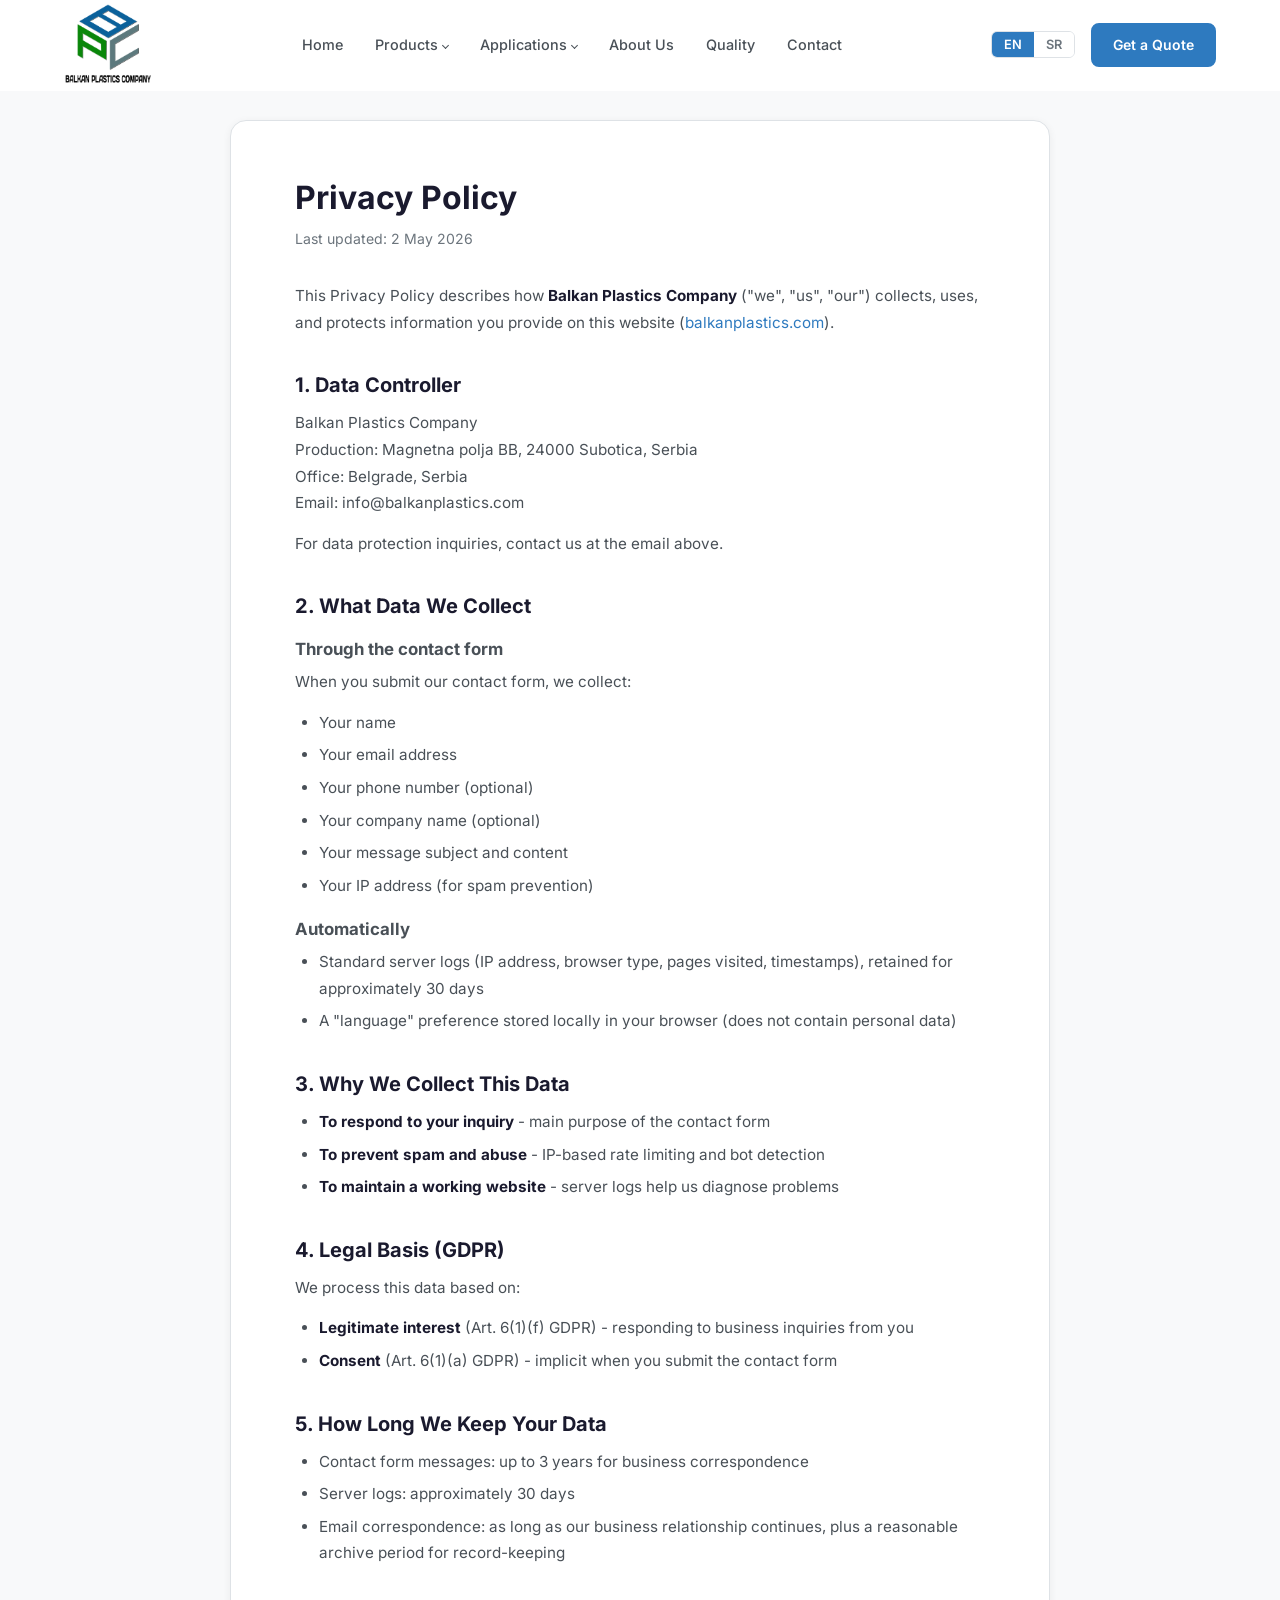
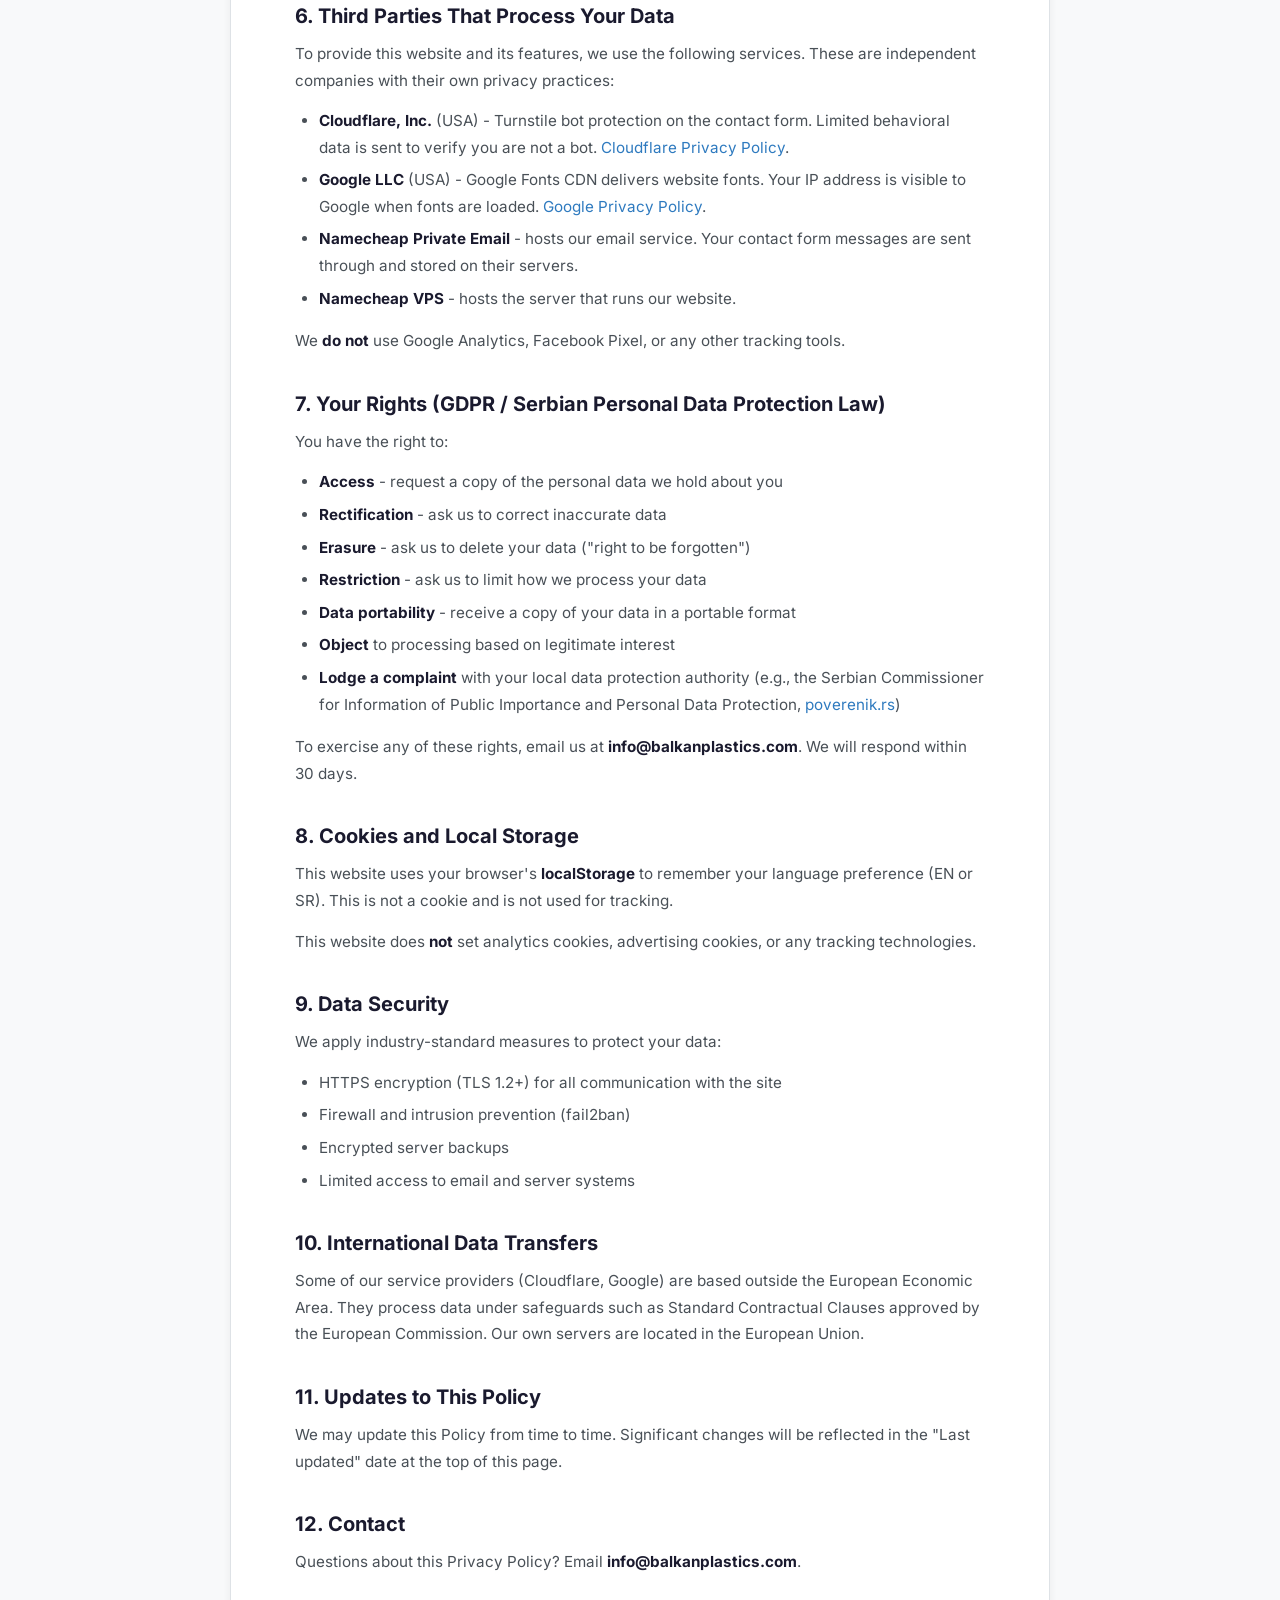
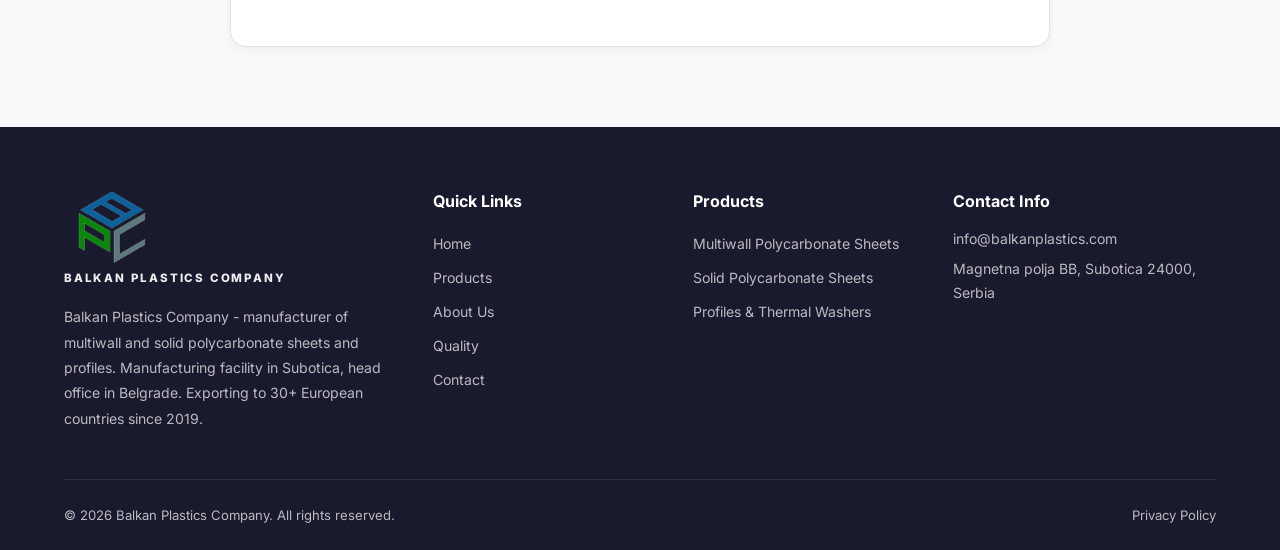
<file: privacy.html>
<!DOCTYPE html>
<html lang="en">
<head>
  <meta charset="UTF-8">
  <meta name="referrer" content="strict-origin-when-cross-origin">
  <link rel="icon" type="image/png" sizes="32x32" href="img/favicon.png">
  <link rel="icon" type="image/png" sizes="16x16" href="img/favicon-16.png">
  <meta name="viewport" content="width=device-width, initial-scale=1.0">
  <title data-i18n-title="meta_title_privacy">Privacy Policy - Balkan Plastics Company</title>
  <meta name="description" data-i18n-content="meta_desc_privacy" content="Privacy Policy for balkanplastics.com - what data we collect, how we use it, and your rights under GDPR.">
  <link rel="stylesheet" href="css/style.css?v=73">
  <link rel="stylesheet" href="css/product.css?v=13">
  <link rel="preload" href="fonts/inter-latin-v20.woff2" as="font" type="font/woff2" crossorigin>
  <link rel="stylesheet" href="css/fonts.css?v=1">
  <style>
    .legal-page { padding: 120px 0 80px; background: var(--gray-100); min-height: 70vh; }
    .legal-content { max-width: 820px; margin: 0 auto; background: var(--white); border-radius: 16px; padding: 56px 64px; box-shadow: var(--shadow-sm); border: 1px solid var(--gray-300); }
    .legal-content h1 { font-size: 2rem; margin-bottom: 8px; }
    .legal-content .legal-updated { color: var(--gray-500); font-size: 0.88rem; margin-bottom: 32px; }
    .legal-content h2 { font-size: 1.25rem; margin-top: 36px; margin-bottom: 12px; color: var(--dark); }
    .legal-content h3 { font-size: 1.05rem; margin-top: 20px; margin-bottom: 8px; color: var(--gray-700); }
    .legal-content p { font-size: 0.95rem; line-height: 1.75; margin-bottom: 14px; color: var(--gray-700); }
    .legal-content ul { margin: 0 0 16px 24px; }
    .legal-content li { font-size: 0.95rem; line-height: 1.75; margin-bottom: 6px; color: var(--gray-700); }
    .legal-content a { color: var(--primary); }
    .legal-content a:hover { text-decoration: underline; }
    .legal-content strong { color: var(--dark); }

    /* Show only the section that matches current html lang */
    [data-lang-block] { display: none; }
    html[lang="en"] [data-lang-block="en"],
    html:not([lang="sr"]) [data-lang-block="en"] { display: block; }
    html[lang="sr"] [data-lang-block="sr"] { display: block; }
    html[lang="sr"] [data-lang-block="en"] { display: none; }

    @media (max-width: 768px) {
      .legal-page { padding: 100px 0 60px; }
      .legal-content { padding: 32px 24px; border-radius: 12px; }
      .legal-content h1 { font-size: 1.6rem; }
      .legal-content h2 { font-size: 1.15rem; }
    }
  </style>
</head>
<body>

  <!-- Header -->
  <header class="header scrolled">
    <div class="container header-inner">
      <a href="index.html" class="logo">
        <img src="img/LOGO-BP.png" alt="Balkan Plastics Company" class="logo-img header-logo-img">
      </a>
      <nav class="nav-links">
        <a href="index.html" data-i18n="nav_home">Home</a>
        <div class="nav-dropdown">
          <a href="javascript:void(0)" class="nav-dropdown-trigger"><span data-i18n="nav_products">Products</span><span class="nav-arrow"></span></a>
          <div class="nav-dropdown-menu">
            <a href="multiwall.html" data-i18n="product_multiwall_title">Multiwall Polycarbonate Sheets</a>
            <a href="solid.html" data-i18n="product_solid_title">Solid Polycarbonate Sheets</a>
            <a href="profiles.html" data-i18n="product_accessories_title">Profiles & Thermal Washers</a>
          </div>
        </div>
        <div class="nav-dropdown">
          <a href="applications.html" class="nav-dropdown-trigger"><span data-i18n="nav_applications">Applications</span><span class="nav-arrow"></span></a>
          <div class="nav-dropdown-menu">
            <a href="construction.html" data-i18n="app_construction">Construction & Architecture</a>
            <a href="agriculture.html" data-i18n="app_agriculture">Agriculture & Greenhouses</a>
            <a href="industrial.html" data-i18n="app_industrial">Industrial & Safety</a>
            <a href="signage.html" data-i18n="app_signage">Signage & Design</a>
          </div>
        </div>
        <a href="index.html#about" data-i18n="nav_about">About Us</a>
        <a href="index.html#quality" data-i18n="nav_quality">Quality</a>
        <a href="contact.html" data-i18n="nav_contact">Contact</a>
        <div class="mobile-nav-contact">
          <div class="mnc-item"><svg viewBox="0 0 24 24" fill="none" width="16" height="16"><path d="M21 10c0 7-9 13-9 13s-9-6-9-13a9 9 0 1118 0z" stroke="currentColor" stroke-width="2"/><circle cx="12" cy="10" r="3" stroke="currentColor" stroke-width="2"/></svg><span data-i18n="contact_address_val">Magnetna polja BB, Subotica, Serbia</span></div>
          <div class="mnc-item"><svg viewBox="0 0 24 24" fill="none" width="16" height="16"><path d="M4 4h16c1.1 0 2 .9 2 2v12c0 1.1-.9 2-2 2H4c-1.1 0-2-.9-2-2V6c0-1.1.9-2 2-2z" stroke="currentColor" stroke-width="2"/><polyline points="22,6 12,13 2,6" stroke="currentColor" stroke-width="2"/></svg><span>info&#64;balkanplastics&#46;com</span></div>
          <div class="mnc-item"><svg viewBox="0 0 24 24" fill="none" width="16" height="16"><circle cx="12" cy="12" r="10" stroke="currentColor" stroke-width="2"/><polyline points="12,6 12,12 16,14" stroke="currentColor" stroke-width="2" stroke-linecap="round"/></svg><span data-i18n="contact_hours_val">Mon - Fri: 08:00 - 16:00</span></div>
        </div>
      </nav>
      <div class="header-actions">
        <div class="lang-switcher">
          <button class="lang-btn active" data-lang="en">EN</button>
          <button class="lang-btn" data-lang="sr">SR</button>
        </div>
        <a href="contact.html" class="btn btn-primary btn-sm" data-i18n="nav_get_quote">Get a Quote</a>
        <button class="mobile-menu-toggle" aria-label="Menu" data-i18n-aria="aria_menu">
          <span></span><span></span><span></span>
        </button>
      </div>
    </div>
  </header>

  <!-- Privacy Policy -->
  <section class="legal-page">
    <div class="container">
      <article class="legal-content">

        <!-- ============ ENGLISH ============ -->
        <div data-lang-block="en">
          <h1>Privacy Policy</h1>
          <p class="legal-updated">Last updated: 2 May 2026</p>

          <p>This Privacy Policy describes how <strong>Balkan Plastics Company</strong> ("we", "us", "our") collects, uses, and protects information you provide on this website (<a href="https://balkanplastics.com">balkanplastics.com</a>).</p>

          <h2>1. Data Controller</h2>
          <p>
            Balkan Plastics Company<br>
            Production: Magnetna polja BB, 24000 Subotica, Serbia<br>
            Office: Belgrade, Serbia<br>
            Email: info&#64;balkanplastics&#46;com
          </p>
          <p>For data protection inquiries, contact us at the email above.</p>

          <h2>2. What Data We Collect</h2>
          <h3>Through the contact form</h3>
          <p>When you submit our contact form, we collect:</p>
          <ul>
            <li>Your name</li>
            <li>Your email address</li>
            <li>Your phone number (optional)</li>
            <li>Your company name (optional)</li>
            <li>Your message subject and content</li>
            <li>Your IP address (for spam prevention)</li>
          </ul>
          <h3>Automatically</h3>
          <ul>
            <li>Standard server logs (IP address, browser type, pages visited, timestamps), retained for approximately 30 days</li>
            <li>A "language" preference stored locally in your browser (does not contain personal data)</li>
          </ul>

          <h2>3. Why We Collect This Data</h2>
          <ul>
            <li><strong>To respond to your inquiry</strong> - main purpose of the contact form</li>
            <li><strong>To prevent spam and abuse</strong> - IP-based rate limiting and bot detection</li>
            <li><strong>To maintain a working website</strong> - server logs help us diagnose problems</li>
          </ul>

          <h2>4. Legal Basis (GDPR)</h2>
          <p>We process this data based on:</p>
          <ul>
            <li><strong>Legitimate interest</strong> (Art. 6(1)(f) GDPR) - responding to business inquiries from you</li>
            <li><strong>Consent</strong> (Art. 6(1)(a) GDPR) - implicit when you submit the contact form</li>
          </ul>

          <h2>5. How Long We Keep Your Data</h2>
          <ul>
            <li>Contact form messages: up to 3 years for business correspondence</li>
            <li>Server logs: approximately 30 days</li>
            <li>Email correspondence: as long as our business relationship continues, plus a reasonable archive period for record-keeping</li>
          </ul>

          <h2>6. Third Parties That Process Your Data</h2>
          <p>To provide this website and its features, we use the following services. These are independent companies with their own privacy practices:</p>
          <ul>
            <li><strong>Cloudflare, Inc.</strong> (USA) - Turnstile bot protection on the contact form. Limited behavioral data is sent to verify you are not a bot. <a href="https://www.cloudflare.com/privacypolicy/" target="_blank" rel="noopener noreferrer">Cloudflare Privacy Policy</a>.</li>
            <li><strong>Google LLC</strong> (USA) - Google Fonts CDN delivers website fonts. Your IP address is visible to Google when fonts are loaded. <a href="https://policies.google.com/privacy" target="_blank" rel="noopener noreferrer">Google Privacy Policy</a>.</li>
            <li><strong>Namecheap Private Email</strong> - hosts our email service. Your contact form messages are sent through and stored on their servers.</li>
            <li><strong>Namecheap VPS</strong> - hosts the server that runs our website.</li>
          </ul>
          <p>We <strong>do not</strong> use Google Analytics, Facebook Pixel, or any other tracking tools.</p>

          <h2>7. Your Rights (GDPR / Serbian Personal Data Protection Law)</h2>
          <p>You have the right to:</p>
          <ul>
            <li><strong>Access</strong> - request a copy of the personal data we hold about you</li>
            <li><strong>Rectification</strong> - ask us to correct inaccurate data</li>
            <li><strong>Erasure</strong> - ask us to delete your data ("right to be forgotten")</li>
            <li><strong>Restriction</strong> - ask us to limit how we process your data</li>
            <li><strong>Data portability</strong> - receive a copy of your data in a portable format</li>
            <li><strong>Object</strong> to processing based on legitimate interest</li>
            <li><strong>Lodge a complaint</strong> with your local data protection authority (e.g., the Serbian Commissioner for Information of Public Importance and Personal Data Protection, <a href="https://www.poverenik.rs" target="_blank" rel="noopener noreferrer">poverenik.rs</a>)</li>
          </ul>
          <p>To exercise any of these rights, email us at <strong>info&#64;balkanplastics&#46;com</strong>. We will respond within 30 days.</p>

          <h2>8. Cookies and Local Storage</h2>
          <p>This website uses your browser's <strong>localStorage</strong> to remember your language preference (EN or SR). This is not a cookie and is not used for tracking.</p>
          <p>This website does <strong>not</strong> set analytics cookies, advertising cookies, or any tracking technologies.</p>

          <h2>9. Data Security</h2>
          <p>We apply industry-standard measures to protect your data:</p>
          <ul>
            <li>HTTPS encryption (TLS 1.2+) for all communication with the site</li>
            <li>Firewall and intrusion prevention (fail2ban)</li>
            <li>Encrypted server backups</li>
            <li>Limited access to email and server systems</li>
          </ul>

          <h2>10. International Data Transfers</h2>
          <p>Some of our service providers (Cloudflare, Google) are based outside the European Economic Area. They process data under safeguards such as Standard Contractual Clauses approved by the European Commission. Our own servers are located in the European Union.</p>

          <h2>11. Updates to This Policy</h2>
          <p>We may update this Policy from time to time. Significant changes will be reflected in the "Last updated" date at the top of this page.</p>

          <h2>12. Contact</h2>
          <p>Questions about this Privacy Policy? Email <strong>info&#64;balkanplastics&#46;com</strong>.</p>
        </div>

        <!-- ============ SERBIAN ============ -->
        <div data-lang-block="sr">
          <h1>Politika privatnosti</h1>
          <p class="legal-updated">Poslednja izmena: 2. maj 2026.</p>

          <p>Ova Politika privatnosti opisuje kako <strong>Balkan Plastics Company</strong> ("mi", "nas", "naš") prikuplja, koristi i štiti podatke koje pružate na ovoj veb stranici (<a href="https://balkanplastics.com">balkanplastics.com</a>).</p>

          <h2>1. Rukovalac podacima</h2>
          <p>
            Balkan Plastics Company<br>
            Proizvodnja: Magnetna polja BB, 24000 Subotica, Srbija<br>
            Sedište: Beograd, Srbija<br>
            Email: info&#64;balkanplastics&#46;com
          </p>
          <p>Za pitanja u vezi sa zaštitom podataka, kontaktirajte nas na navedeni email.</p>

          <h2>2. Koje podatke prikupljamo</h2>
          <h3>Preko kontakt obrasca</h3>
          <p>Kada pošaljete poruku preko našeg kontakt obrasca, prikupljamo:</p>
          <ul>
            <li>Vaše ime</li>
            <li>Vašu email adresu</li>
            <li>Vaš broj telefona (opcionalno)</li>
            <li>Naziv kompanije (opcionalno)</li>
            <li>Predmet poruke i sadržaj</li>
            <li>Vašu IP adresu (radi sprečavanja spama)</li>
          </ul>
          <h3>Automatski</h3>
          <ul>
            <li>Standardni server logovi (IP adresa, tip pretraživača, posećene stranice, vremenske oznake), čuvaju se približno 30 dana</li>
            <li>Vaša jezička postavka u pretraživaču (ne sadrži lične podatke)</li>
          </ul>

          <h2>3. Zašto prikupljamo ove podatke</h2>
          <ul>
            <li><strong>Da odgovorimo na vaš upit</strong> - glavna svrha kontakt obrasca</li>
            <li><strong>Da sprečimo spam i zloupotrebu</strong> - ograničenje broja zahteva po IP adresi i detekcija botova</li>
            <li><strong>Da održimo funkcionalnost sajta</strong> - server logovi pomažu u dijagnostici problema</li>
          </ul>

          <h2>4. Pravna osnova (GDPR / ZZPL)</h2>
          <p>Vaše podatke obrađujemo na osnovu:</p>
          <ul>
            <li><strong>Legitimnog interesa</strong> (čl. 6(1)(f) GDPR) - odgovaranje na poslovne upite</li>
            <li><strong>Saglasnosti</strong> (čl. 6(1)(a) GDPR) - implicitne kada pošaljete kontakt obrazac</li>
          </ul>

          <h2>5. Koliko dugo čuvamo vaše podatke</h2>
          <ul>
            <li>Poruke iz kontakt obrasca: do 3 godine za poslovnu korespondenciju</li>
            <li>Server logovi: približno 30 dana</li>
            <li>Email prepiska: za vreme trajanja poslovne saradnje, plus razuman period arhiviranja</li>
          </ul>

          <h2>6. Treća lica koja obrađuju vaše podatke</h2>
          <p>Za rad ove veb stranice i njenih funkcija, koristimo sledeće usluge. Ovo su nezavisne kompanije sa sopstvenim politikama privatnosti:</p>
          <ul>
            <li><strong>Cloudflare, Inc.</strong> (SAD) - Turnstile zaštita kontakt obrasca od botova. Ograničeni bihevioralni podaci se šalju radi provere da niste bot. <a href="https://www.cloudflare.com/privacypolicy/" target="_blank" rel="noopener noreferrer">Cloudflare Politika privatnosti</a>.</li>
            <li><strong>Google LLC</strong> (SAD) - Google Fonts CDN za fontove. Vaša IP adresa je vidljiva Google-u prilikom učitavanja fontova. <a href="https://policies.google.com/privacy" target="_blank" rel="noopener noreferrer">Google Politika privatnosti</a>.</li>
            <li><strong>Namecheap Private Email</strong> - hostuje našu email uslugu. Vaše poruke se šalju i čuvaju na njihovim serverima.</li>
            <li><strong>Namecheap VPS</strong> - hostuje naš veb server.</li>
          </ul>
          <p><strong>Ne koristimo</strong> Google Analytics, Facebook Pixel, niti druge alate za praćenje.</p>

          <h2>7. Vaša prava (GDPR / Zakon o zaštiti podataka o ličnosti)</h2>
          <p>Imate pravo na:</p>
          <ul>
            <li><strong>Pristup</strong> - zahtevati kopiju ličnih podataka koje imamo o vama</li>
            <li><strong>Ispravku</strong> - tražiti da ispravimo netačne podatke</li>
            <li><strong>Brisanje</strong> - tražiti da obrišemo vaše podatke ("pravo na zaborav")</li>
            <li><strong>Ograničenje</strong> - tražiti da ograničimo obradu vaših podataka</li>
            <li><strong>Prenosivost</strong> - primiti kopiju podataka u prenosivom formatu</li>
            <li><strong>Prigovor</strong> na obradu zasnovanu na legitimnom interesu</li>
            <li><strong>Podnošenje pritužbe</strong> Povereniku za informacije od javnog značaja i zaštitu podataka o ličnosti (<a href="https://www.poverenik.rs" target="_blank" rel="noopener noreferrer">poverenik.rs</a>)</li>
          </ul>
          <p>Za ostvarivanje bilo kog od ovih prava, pišite nam na <strong>info&#64;balkanplastics&#46;com</strong>. Odgovorićemo u roku od 30 dana.</p>

          <h2>8. Kolačići i lokalna memorija</h2>
          <p>Ova veb stranica koristi <strong>localStorage</strong> vašeg pretraživača za pamćenje jezičke postavke (EN ili SR). Ovo nije kolačić i ne koristi se za praćenje.</p>
          <p>Veb stranica <strong>ne postavlja</strong> analitičke ili reklamne kolačiće, niti tehnologije praćenja.</p>

          <h2>9. Bezbednost podataka</h2>
          <p>Primenjujemo standardne mere zaštite vaših podataka:</p>
          <ul>
            <li>HTTPS enkripcija (TLS 1.2+) za svu komunikaciju sa sajtom</li>
            <li>Firewall i sprečavanje upada (fail2ban)</li>
            <li>Šifrovani backupovi servera</li>
            <li>Ograničen pristup email i server sistemima</li>
          </ul>

          <h2>10. Međunarodni prenos podataka</h2>
          <p>Neki od naših pružalaca usluga (Cloudflare, Google) imaju sedište van Evropskog ekonomskog prostora. Oni obrađuju podatke uz mere zaštite kao što su Standardne ugovorne klauzule koje je odobrila Evropska komisija. Naši sopstveni serveri se nalaze u Evropskoj uniji.</p>

          <h2>11. Izmene ove Politike</h2>
          <p>Možemo s vremena na vreme ažurirati ovu Politiku. Značajne izmene biće reflektovane u datumu "Poslednja izmena" na vrhu ove stranice.</p>

          <h2>12. Kontakt</h2>
          <p>Pitanja o ovoj Politici privatnosti? Email: <strong>info&#64;balkanplastics&#46;com</strong>.</p>
        </div>

      </article>
    </div>
  </section>

  <!-- Footer -->
  <footer class="footer">
    <div class="container">
      <div class="footer-grid">
        <div class="footer-about">
          <div class="footer-logo">
            <img loading="lazy" src="img/LOGO-BP.png" alt="Balkan Plastics Company" class="logo-img footer-logo-img">
            <span class="footer-logo-text">BALKAN PLASTICS COMPANY</span>
          </div>
          <p data-i18n="footer_desc">Leading manufacturer of premium polycarbonate sheets in Serbia.</p>
        </div>
        <div class="footer-links">
          <h4 data-i18n="footer_quick_links">Quick Links</h4>
          <a href="index.html" data-i18n="nav_home">Home</a>
          <a href="index.html#products" data-i18n="footer_products">Products</a>
          <a href="index.html#about" data-i18n="nav_about">About Us</a>
          <a href="index.html#quality" data-i18n="nav_quality">Quality</a>
          <a href="contact.html" data-i18n="nav_contact">Contact</a>
        </div>
        <div class="footer-links">
          <h4 data-i18n="footer_products">Products</h4>
          <a href="multiwall.html" data-i18n="product_multiwall_title">Multiwall Sheets</a>
          <a href="solid.html" data-i18n="product_solid_title">Solid Sheets</a>
          <a href="profiles.html" data-i18n="product_accessories_title">Profiles & Thermal Washers</a>
        </div>
        <div class="footer-contact">
          <h4 data-i18n="footer_contact">Contact Info</h4>
          <p>info&#64;balkanplastics&#46;com</p>
          <p data-i18n="contact_address_val">Subotica, Serbia</p>
        </div>
      </div>
      <div class="footer-bottom">
        <p>&copy; 2026 Balkan Plastics Company. <span data-i18n="footer_rights">All rights reserved.</span></p>
        <div class="footer-bottom-links">
          <a href="privacy.html" data-i18n="footer_privacy">Privacy Policy</a>
        </div>
      </div>
    </div>
  </footer>

  <button class="scroll-top" id="scrollTop" aria-label="Scroll to top">
    <svg viewBox="0 0 24 24" fill="none"><path d="M18 15l-6-6-6 6" stroke="currentColor" stroke-width="2.5" stroke-linecap="round" stroke-linejoin="round"/></svg>
  </button>

  <script src="js/translations.js?v=58"></script>
  <script src="js/main.js?v=60"></script>
</body>
</html>
</file>
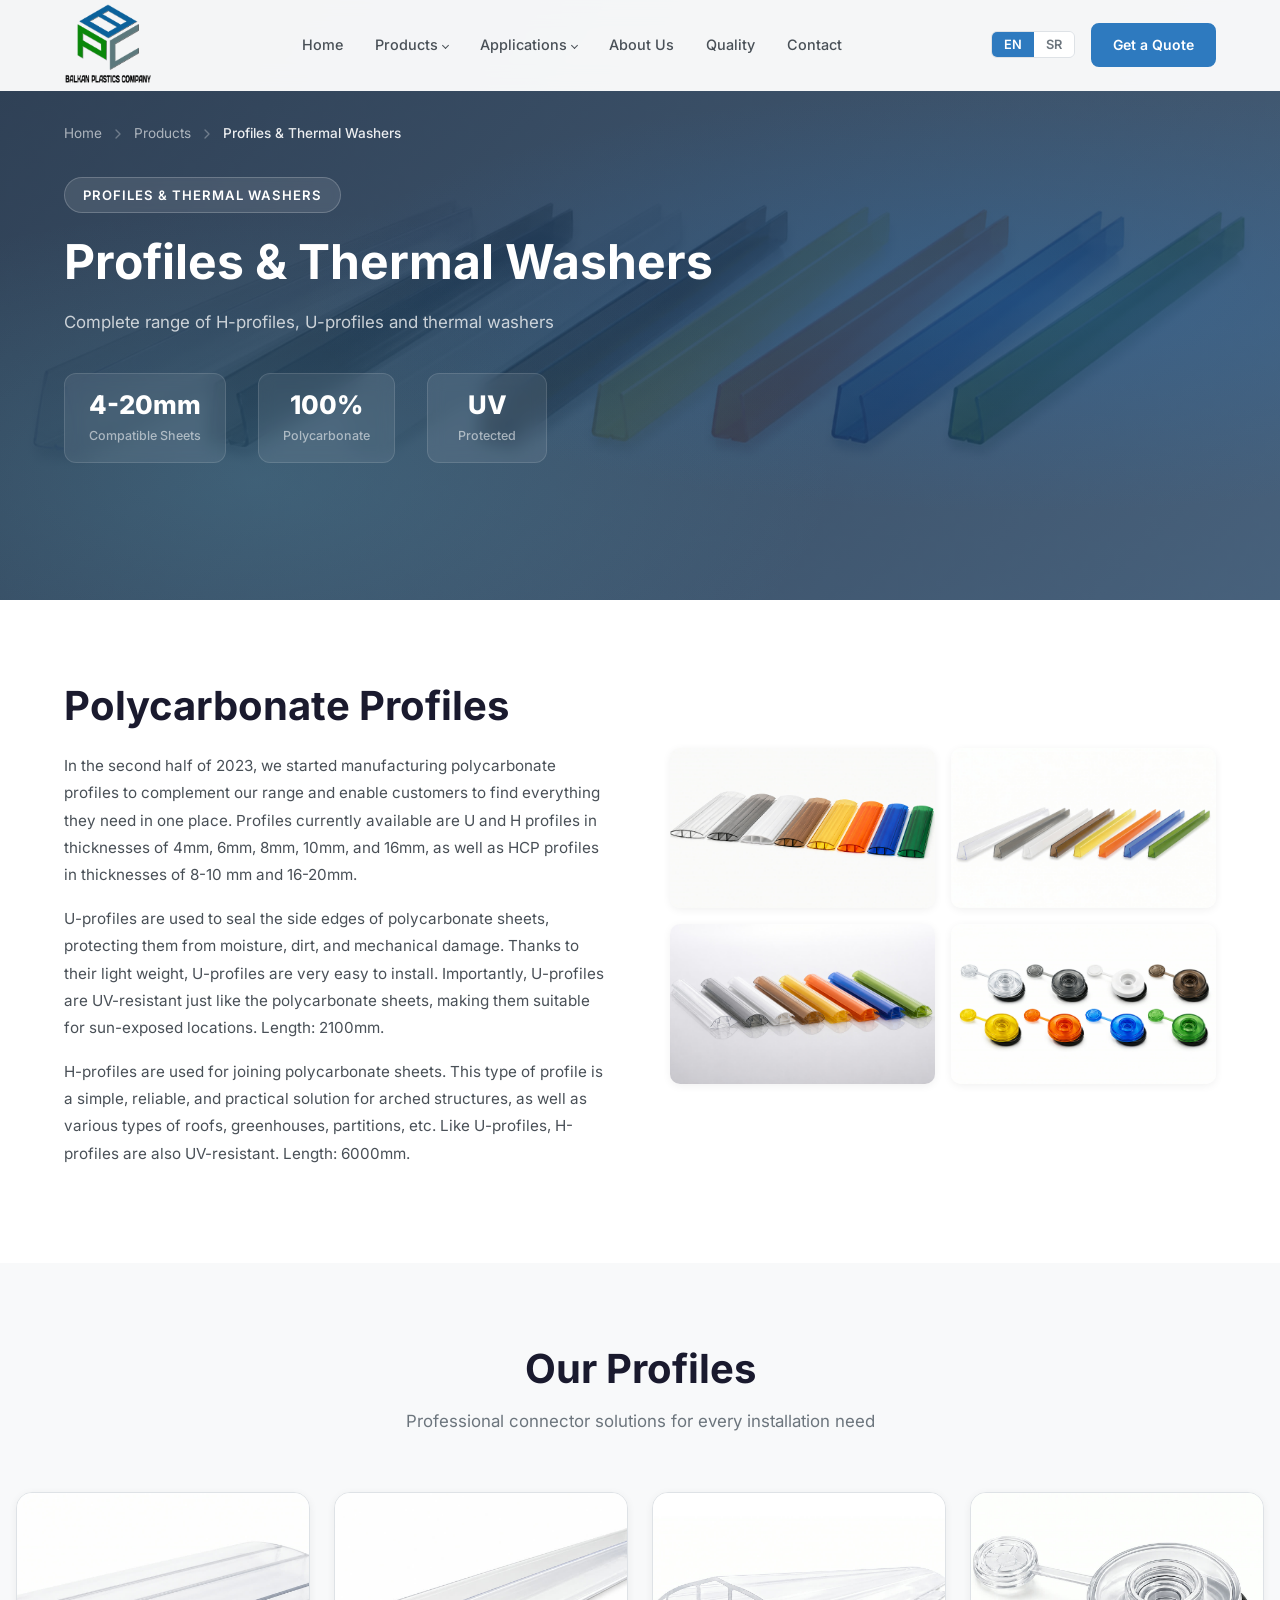
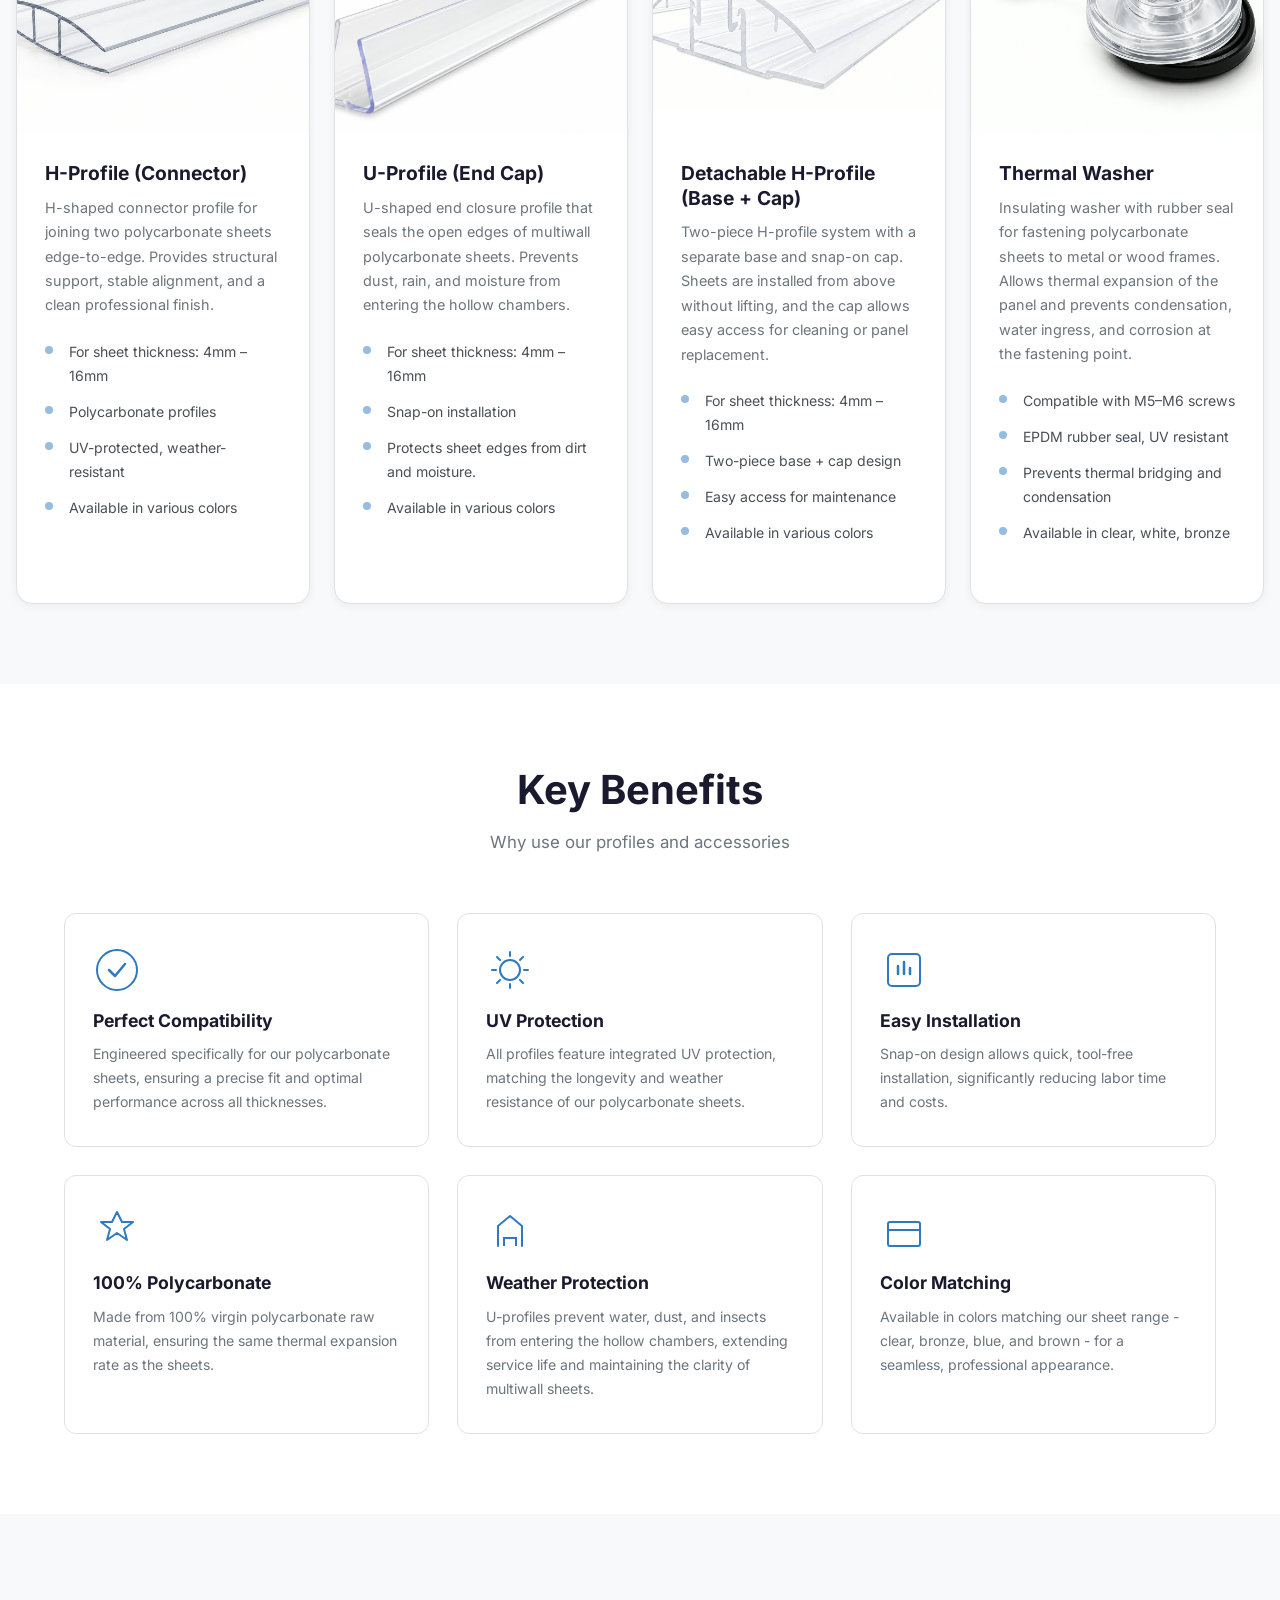
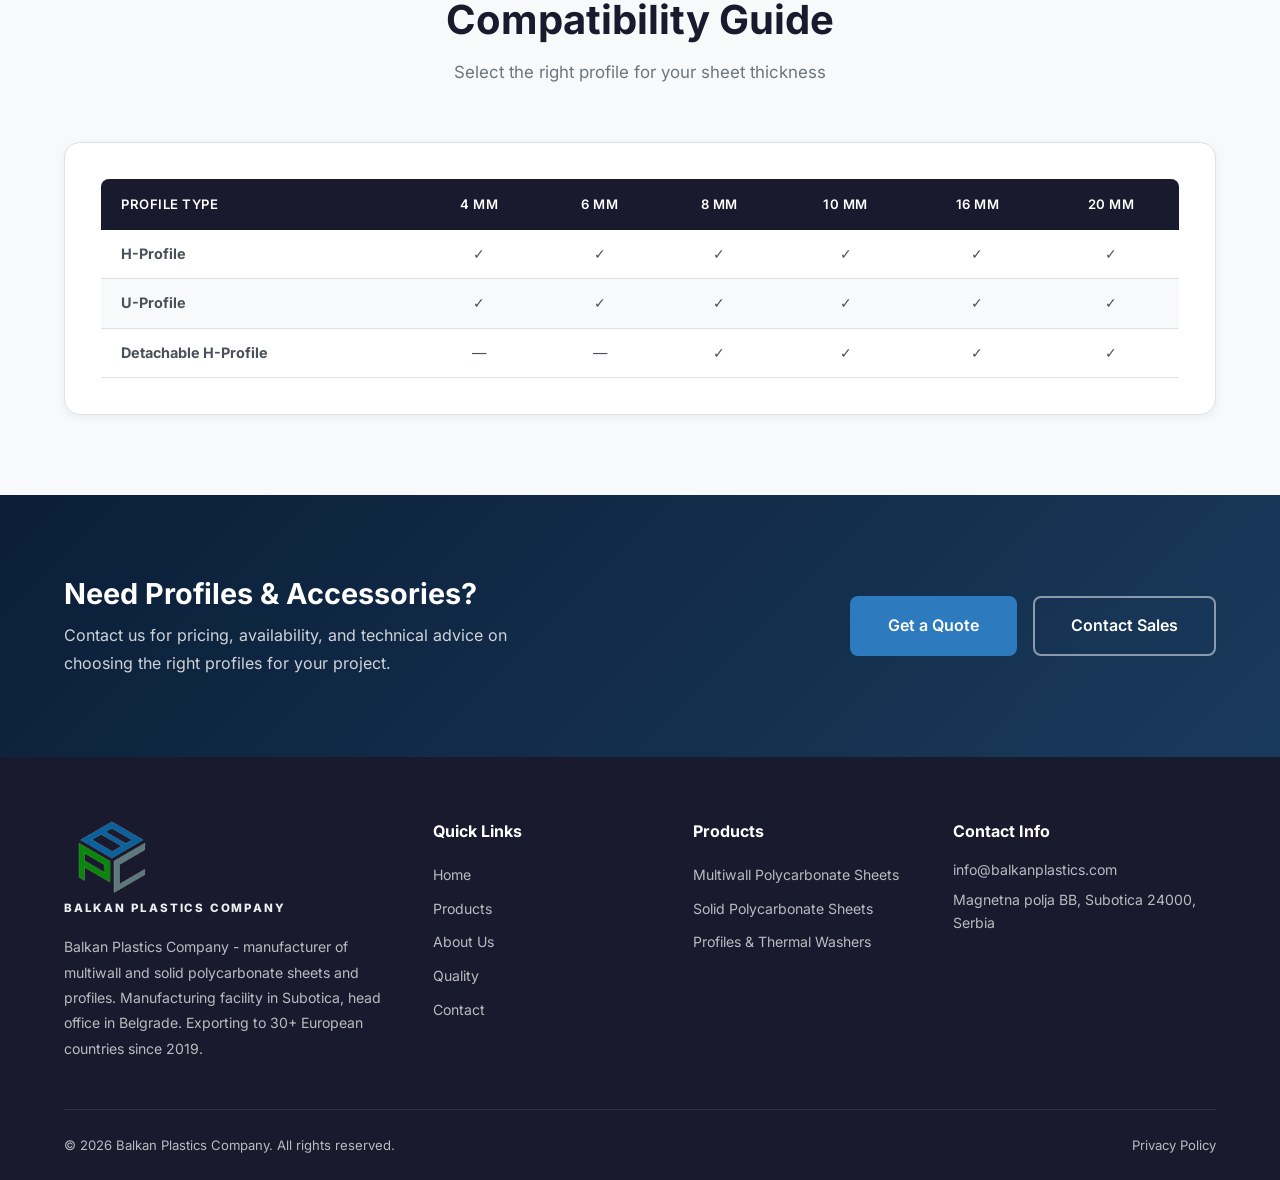
<file: profiles.html>
<!DOCTYPE html>
<html lang="en">
<head>
  <meta charset="UTF-8">
  <meta name="referrer" content="strict-origin-when-cross-origin">

    <link rel="icon" type="image/png" sizes="32x32" href="img/favicon.png">
  <link rel="icon" type="image/png" sizes="16x16" href="img/favicon-16.png">
  <meta name="viewport" content="width=device-width, initial-scale=1.0">
  <title data-i18n-title="meta_title_profiles">Profiles & Thermal Washers - Balkan Plastics Company</title>
  <meta name="description" data-i18n-content="meta_desc_profiles" content="Polycarbonate H-profiles, U-profiles, and installation accessories. Complete connector system for professional polycarbonate sheet installation.">
  <link rel="stylesheet" href="css/style.css?v=73">
  <link rel="stylesheet" href="css/product.css?v=13">
  <link rel="preload" href="fonts/inter-latin-v20.woff2" as="font" type="font/woff2" crossorigin>
  <link rel="stylesheet" href="css/fonts.css?v=1">
</head>
<body>

  <!-- Header -->
  <header class="header scrolled">
    <div class="container header-inner">
      <a href="index.html" class="logo">
        <img src="img/LOGO-BP.png" alt="Balkan Plastics Company" class="logo-img header-logo-img">
      </a>
      <nav class="nav-links">
        <a href="index.html" data-i18n="nav_home">Home</a>
        <div class="nav-dropdown">
          <a href="index.html#products" class="nav-dropdown-trigger"><span data-i18n="nav_products">Products</span><span class="nav-arrow"></span></a>
          <div class="nav-dropdown-menu">
            <a href="multiwall.html" data-i18n="product_multiwall_title">Multiwall Polycarbonate Sheets</a>
            <a href="solid.html" data-i18n="product_solid_title">Solid Polycarbonate Sheets</a>
            <a href="profiles.html" class="active-link" data-i18n="product_accessories_title">Profiles & Thermal Washers</a>
          </div>
        </div>
        <div class="nav-dropdown">
          <a href="applications.html" class="nav-dropdown-trigger"><span data-i18n="nav_applications">Applications</span><span class="nav-arrow"></span></a>
          <div class="nav-dropdown-menu">
            <a href="construction.html" data-i18n="app_construction">Construction & Architecture</a>
            <a href="agriculture.html" data-i18n="app_agriculture">Agriculture & Greenhouses</a>
            <a href="industrial.html" data-i18n="app_industrial">Industrial & Safety</a>
            <a href="signage.html" data-i18n="app_signage">Signage & Design</a>
          </div>
        </div>
        <a href="index.html#about" data-i18n="nav_about">About Us</a>
        <a href="index.html#quality" data-i18n="nav_quality">Quality</a>
        <a href="contact.html" data-i18n="nav_contact">Contact</a>
        <div class="mobile-nav-contact">
          <div class="mnc-item"><svg viewBox="0 0 24 24" fill="none" width="16" height="16"><path d="M21 10c0 7-9 13-9 13s-9-6-9-13a9 9 0 1118 0z" stroke="currentColor" stroke-width="2"/><circle cx="12" cy="10" r="3" stroke="currentColor" stroke-width="2"/></svg><span data-i18n="contact_address_val">Magnetna polja BB, Subotica, Serbia</span></div>
          <div class="mnc-item"><svg viewBox="0 0 24 24" fill="none" width="16" height="16"><path d="M4 4h16c1.1 0 2 .9 2 2v12c0 1.1-.9 2-2 2H4c-1.1 0-2-.9-2-2V6c0-1.1.9-2 2-2z" stroke="currentColor" stroke-width="2"/><polyline points="22,6 12,13 2,6" stroke="currentColor" stroke-width="2"/></svg><span>info&#64;balkanplastics&#46;com</span></div>
          <div class="mnc-item"><svg viewBox="0 0 24 24" fill="none" width="16" height="16"><circle cx="12" cy="12" r="10" stroke="currentColor" stroke-width="2"/><polyline points="12,6 12,12 16,14" stroke="currentColor" stroke-width="2" stroke-linecap="round"/></svg><span data-i18n="contact_hours_val">Mon - Fri: 08:00 - 16:00</span></div>
        </div>
      </nav>
      <div class="header-actions">
        <div class="lang-switcher">
          <button class="lang-btn active" data-lang="en">EN</button>
          <button class="lang-btn" data-lang="sr">SR</button>
        </div>
        <a href="contact.html" class="btn btn-primary btn-sm" data-i18n="nav_get_quote">Get a Quote</a>
        <button class="mobile-menu-toggle" aria-label="Menu" data-i18n-aria="aria_menu">
          <span></span><span></span><span></span>
        </button>
      </div>
    </div>
  </header>

  <!-- Product Hero Banner -->
  <section class="product-hero">
    <div class="product-hero-bg product-hero-bg-profiles"></div>
    <div class="container product-hero-inner">
      <div class="product-breadcrumb">
        <a href="index.html" data-i18n="nav_home">Home</a>
        <svg viewBox="0 0 24 24" fill="none" width="16" height="16"><path d="M9 18l6-6-6-6" stroke="currentColor" stroke-width="2" stroke-linecap="round" stroke-linejoin="round"/></svg>
        <a href="index.html#products" data-i18n="nav_products">Products</a>
        <svg viewBox="0 0 24 24" fill="none" width="16" height="16"><path d="M9 18l6-6-6-6" stroke="currentColor" stroke-width="2" stroke-linecap="round" stroke-linejoin="round"/></svg>
        <span data-i18n="product_accessories_title">Profiles & Thermal Washers</span>
      </div>
      <div class="product-hero-content">
        <div class="product-hero-text">
          <div class="product-hero-badge" data-i18n="prof_badge">Profiles & Thermal Washers</div>
          <h1 data-i18n="prof_hero_title">Profiles & Thermal Washers</h1>
          <p class="product-hero-desc" data-i18n="prof_hero_desc">Complete range of H-profiles, U-profiles and thermal washers</p>
          <div class="product-hero-highlights">
            <div class="product-hero-highlight">
              <span class="highlight-value">4-20mm</span>
              <span class="highlight-label" data-i18n="prof_hl_compat">Compatible Sheets</span>
            </div>
            <div class="product-hero-highlight">
              <span class="highlight-value">100%</span>
              <span class="highlight-label" data-i18n="prof_hl_pc">Polycarbonate</span>
            </div>
            <div class="product-hero-highlight">
              <span class="highlight-value">UV</span>
              <span class="highlight-label" data-i18n="prof_hl_uv">Protected</span>
            </div>
          </div>
        </div>
      </div>
    </div>
  </section>

  <!-- Product Overview -->
  <section class="product-section">
    <div class="container">
      <div class="product-overview-grid">
        <div class="product-overview-text animate-on-scroll">
          <h2 data-i18n="prof_overview_title">Product Overview</h2>
          <p data-i18n="prof_overview_p1">Our profiles and accessories are designed for professional installation of multiwall and solid polycarbonate sheets. Made from 100% virgin polycarbonate with UV protection, they ensure perfect compatibility and long-lasting performance.</p>
          <p data-i18n="prof_overview_p2">H-profiles connect sheets side by side, providing structural support and a clean finished look. U-profiles seal the open ends of multiwall sheets, preventing dust, moisture, and insects from entering the chambers.</p>
          <p data-i18n="prof_overview_p3">Available in multiple colors including clear, bronze, blue, and brown. All profiles are compatible with our full range of sheet thicknesses from 4mm to 20mm.</p>
        </div>
        <div class="product-overview-images overview-images-grid animate-on-scroll" style="align-self:start;margin-top:68px;">
          <img loading="lazy" src="img/47.jpg" alt="H-profile connector">
          <img loading="lazy" src="img/48.jpg" alt="U-profiles various colors">
          <img loading="lazy" src="img/49.jpg" alt="H-profile detail">
          <img loading="lazy" src="img/51.jpg" alt="U-profile detail">
        </div>
      </div>
    </div>
  </section>

  <!-- Product Types -->
  <section class="product-section product-section-alt">
    <div class="container">
      <div class="section-header animate-on-scroll">
        <h2 data-i18n="prof_types_title">Our Profiles</h2>
        <p data-i18n="prof_types_subtitle">Professional connector solutions for every installation need</p>
      </div>
      <div class="profiles-types-grid">

        <!-- H-Profile -->
        <div class="profile-type-card animate-on-scroll">
          <div class="profile-type-image">
            <img loading="lazy" src="img/52.jpg" alt="H-Profile">
          </div>
          <div class="profile-type-content">
            <h3 data-i18n="prof_h_title">H-Profile (Connector)</h3>
            <p data-i18n="prof_h_desc">H-shaped connector profile for joining two polycarbonate sheets edge-to-edge. Provides structural support, stable alignment, and a clean professional finish.</p>
            <ul class="product-features">
              <li data-i18n="prof_h_f1">For sheet thickness: 4mm – 16mm</li>
              <li data-i18n="prof_h_f2">Polycarbonate profiles</li>
              <li data-i18n="prof_h_f3">UV protected, weather resistant</li>
              <li data-i18n="prof_h_f4">Available in various colors</li>
            </ul>
          </div>
        </div>

        <!-- U-Profile -->
        <div class="profile-type-card animate-on-scroll">
          <div class="profile-type-image">
            <img loading="lazy" src="img/53.jpg" alt="U-Profile">
          </div>
          <div class="profile-type-content">
            <h3 data-i18n="prof_u_title">U-Profile (End Cap)</h3>
            <p data-i18n="prof_u_desc">U-shaped end closure profile that seals the open edges of multiwall polycarbonate sheets. Prevents dust, rain, and moisture from entering the hollow chambers.</p>
            <ul class="product-features">
              <li data-i18n="prof_u_f1">For sheet thickness: 4mm – 16mm</li>
              <li data-i18n="prof_u_f2">Snap-on installation</li>
              <li data-i18n="prof_u_f3">Protects sheet edges from dirt and moisture.</li>
              <li data-i18n="prof_u_f4">Available in various colors</li>
            </ul>
          </div>
        </div>

        <!-- Detachable H-Profile -->
        <div class="profile-type-card animate-on-scroll">
          <div class="profile-type-image">
            <img loading="lazy" src="img/54.jpg?v=6" alt="Detachable H-Profile">
          </div>
          <div class="profile-type-content">
            <h3 data-i18n="prof_dh_title">Detachable H-Profile (Base + Cap)</h3>
            <p data-i18n="prof_dh_desc">Two-piece H-profile system with a separate base and snap-on cap. Sheets are installed from above without lifting, and the cap allows easy access for cleaning or panel replacement.</p>
            <ul class="product-features">
              <li data-i18n="prof_dh_f1">For sheet thickness: 4mm – 16mm</li>
              <li data-i18n="prof_dh_f2">Two-piece base + cap design</li>
              <li data-i18n="prof_dh_f3">Easy access for maintenance</li>
              <li data-i18n="prof_dh_f4">Available in various colors</li>
            </ul>
          </div>
        </div>

        <!-- Thermal Washer -->
        <div class="profile-type-card animate-on-scroll">
          <div class="profile-type-image">
            <img loading="lazy" src="img/55.jpg" alt="Thermal Washer">
          </div>
          <div class="profile-type-content">
            <h3 data-i18n="prof_tw_title">Thermowasher</h3>
            <p data-i18n="prof_tw_desc">Insulating washer with rubber seal for fastening polycarbonate sheets to metal or wood frames. Allows thermal expansion of the panel and prevents condensation, water ingress, and corrosion at the screw point.</p>
            <ul class="product-features">
              <li data-i18n="prof_tw_f1">Compatible with M5–M6 screws</li>
              <li data-i18n="prof_tw_f2">EPDM rubber seal, UV resistant</li>
              <li data-i18n="prof_tw_f3">Prevents thermal bridge and condensation</li>
              <li data-i18n="prof_tw_f4">Available in clear, white, bronze</li>
            </ul>
          </div>
        </div>

      </div>
    </div>
  </section>

  <!-- Key Strengths -->
  <section class="product-section">
    <div class="container">
      <div class="section-header animate-on-scroll">
        <h2 data-i18n="prof_strengths_title">Key Benefits</h2>
        <p data-i18n="prof_strengths_subtitle">Why use our profiles and accessories</p>
      </div>
      <div class="strengths-grid">
        <div class="strength-card animate-on-scroll">
          <div class="strength-icon">
            <svg viewBox="0 0 48 48" fill="none"><path d="M24 4C13 4 4 13 4 24s9 20 20 20 20-9 20-20S35 4 24 4z" stroke="currentColor" stroke-width="2"/><path d="M16 24l6 6 10-12" stroke="currentColor" stroke-width="2.5" stroke-linecap="round" stroke-linejoin="round"/></svg>
          </div>
          <h3 data-i18n="prof_str1_title">Perfect Compatibility</h3>
          <p data-i18n="prof_str1_desc">Engineered specifically for our polycarbonate sheets, ensuring precise fit and optimal performance across all thicknesses.</p>
        </div>
        <div class="strength-card animate-on-scroll">
          <div class="strength-icon">
            <svg viewBox="0 0 48 48" fill="none"><circle cx="24" cy="24" r="10" stroke="currentColor" stroke-width="2"/><path d="M24 6v4M24 38v4M6 24h4M38 24h4M11 11l3 3M34 34l3 3M11 37l3-3M34 14l3-3" stroke="currentColor" stroke-width="2" stroke-linecap="round"/></svg>
          </div>
          <h3 data-i18n="prof_str2_title">UV Protected</h3>
          <p data-i18n="prof_str2_desc">All profiles feature integrated UV protection, matching the longevity and weather resistance of our polycarbonate sheets.</p>
        </div>
        <div class="strength-card animate-on-scroll">
          <div class="strength-icon">
            <svg viewBox="0 0 48 48" fill="none"><rect x="8" y="8" width="32" height="32" rx="4" stroke="currentColor" stroke-width="2"/><path d="M18 20v8M24 16v12M30 22v6" stroke="currentColor" stroke-width="2.5" stroke-linecap="round"/></svg>
          </div>
          <h3 data-i18n="prof_str3_title">Easy Installation</h3>
          <p data-i18n="prof_str3_desc">Snap-on design allows quick and tool-free installation, reducing labor time and costs significantly.</p>
        </div>
        <div class="strength-card animate-on-scroll">
          <div class="strength-icon">
            <svg viewBox="0 0 48 48" fill="none"><path d="M24 4l5 10h11l-9 7 3 11-10-7-10 7 3-11-9-7h11z" stroke="currentColor" stroke-width="2" stroke-linejoin="round"/></svg>
          </div>
          <h3 data-i18n="prof_str4_title">100% Polycarbonate</h3>
          <p data-i18n="prof_str4_desc">Made from 100% virgin polycarbonate raw material, providing the same thermal expansion rate as the sheets.</p>
        </div>
        <div class="strength-card animate-on-scroll">
          <div class="strength-icon">
            <svg viewBox="0 0 48 48" fill="none"><path d="M12 38V18l12-10 12 10v20" stroke="currentColor" stroke-width="2" stroke-linecap="round" stroke-linejoin="round"/><path d="M18 38v-8h12v8" stroke="currentColor" stroke-width="2"/></svg>
          </div>
          <h3 data-i18n="prof_str5_title">Weather Protection</h3>
          <p data-i18n="prof_str5_desc">U-profiles prevent water, dust, and insects from entering the hollow chambers, extending the lifespan and clarity of multiwall sheets.</p>
        </div>
        <div class="strength-card animate-on-scroll">
          <div class="strength-icon">
            <svg viewBox="0 0 48 48" fill="none"><rect x="8" y="14" width="32" height="24" rx="2" stroke="currentColor" stroke-width="2"/><path d="M8 22h32" stroke="currentColor" stroke-width="2"/></svg>
          </div>
          <h3 data-i18n="prof_str6_title">Color Matching</h3>
          <p data-i18n="prof_str6_desc">Available in colors matching our sheet range - clear, bronze, blue, and brown - for a seamless, professional appearance.</p>
        </div>
      </div>
    </div>
  </section>

  <!-- Compatibility Table -->
  <section class="product-section product-section-alt">
    <div class="container">
      <div class="section-header animate-on-scroll">
        <h2 data-i18n="prof_compat_title">Compatibility Guide</h2>
        <p data-i18n="prof_compat_subtitle">Select the right profile for your sheet thickness</p>
      </div>
      <div class="specs-table-container animate-on-scroll">
        <div class="specs-table-scroll">
          <table class="specs-table">
            <thead>
              <tr>
                <th data-i18n="prof_th_type">Profile Type</th>
                <th>4 mm</th>
                <th>6 mm</th>
                <th>8 mm</th>
                <th>10 mm</th>
                <th>16 mm</th>
                <th>20 mm</th>
              </tr>
            </thead>
            <tbody>
              <tr>
                <td><strong>H-Profile</strong></td>
                <td>&#10003;</td>
                <td>&#10003;</td>
                <td>&#10003;</td>
                <td>&#10003;</td>
                <td>&#10003;</td>
                <td>&#10003;</td>
              </tr>
              <tr>
                <td><strong>U-Profile</strong></td>
                <td>&#10003;</td>
                <td>&#10003;</td>
                <td>&#10003;</td>
                <td>&#10003;</td>
                <td>&#10003;</td>
                <td>&#10003;</td>
              </tr>
              <tr>
                <td><strong data-i18n="prof_dh_short">Detachable H-Profile</strong></td>
                <td>&mdash;</td>
                <td>&mdash;</td>
                <td>&#10003;</td>
                <td>&#10003;</td>
                <td>&#10003;</td>
                <td>&#10003;</td>
              </tr>
            </tbody>
          </table>
        </div>
      </div>
    </div>
  </section>

  <!-- CTA -->
  <section class="product-cta">
    <div class="container">
      <div class="product-cta-inner animate-on-scroll">
        <div class="product-cta-text">
          <h2 data-i18n="prof_cta_title">Need Profiles & Thermal Washers?</h2>
          <p data-i18n="prof_cta_desc">Contact us for pricing, availability, and technical advice on choosing the right profiles for your project.</p>
        </div>
        <div class="product-cta-actions">
          <a href="contact.html" class="btn btn-primary btn-lg" data-i18n="nav_get_quote">Get a Quote</a>
          <a href="contact.html" class="btn btn-outline btn-lg" data-i18n="prof_cta_contact">Contact Sales</a>
        </div>
      </div>
    </div>
  </section>

  <!-- Footer -->
  <footer class="footer">
    <div class="container">
      <div class="footer-grid">
        <div class="footer-about">
          <div class="footer-logo">
            <img loading="lazy" src="img/LOGO-BP.png" alt="Balkan Plastics Company" class="logo-img footer-logo-img">
            <span class="footer-logo-text">BALKAN PLASTICS COMPANY</span>
          </div>
          <p data-i18n="footer_desc">Leading manufacturer of premium polycarbonate sheets in Serbia.</p>
        </div>
        <div class="footer-links">
          <h4 data-i18n="footer_quick_links">Quick Links</h4>
          <a href="index.html" data-i18n="nav_home">Home</a>
          <a href="index.html#products" data-i18n="footer_products">Products</a>
          <a href="index.html#about" data-i18n="nav_about">About Us</a>
          <a href="index.html#quality" data-i18n="nav_quality">Quality</a>
          <a href="contact.html" data-i18n="nav_contact">Contact</a>
        </div>
        <div class="footer-links">
          <h4 data-i18n="footer_products">Products</h4>
          <a href="multiwall.html" data-i18n="product_multiwall_title">Multiwall Sheets</a>
          <a href="solid.html" data-i18n="product_solid_title">Solid Sheets</a>
          <a href="profiles.html" data-i18n="product_accessories_title">Profiles & Thermal Washers</a>
        </div>
        <div class="footer-contact">
          <h4 data-i18n="footer_contact">Contact Info</h4>
          <p>info&#64;balkanplastics&#46;com</p>
          <p data-i18n="contact_address_val">Subotica, Serbia</p>
        </div>
      </div>
      <div class="footer-bottom">
        <p>&copy; 2026 Balkan Plastics Company. <span data-i18n="footer_rights">All rights reserved.</span></p>
        <div class="footer-bottom-links">
          <a href="privacy.html" data-i18n="footer_privacy">Privacy Policy</a>
        </div>
      </div>
    </div>
  </footer>

  <button class="scroll-top" id="scrollTop" aria-label="Scroll to top">
    <svg viewBox="0 0 24 24" fill="none"><path d="M18 15l-6-6-6 6" stroke="currentColor" stroke-width="2.5" stroke-linecap="round" stroke-linejoin="round"/></svg>
  </button>

  <script src="js/translations.js?v=58"></script>
  <script src="js/main.js?v=60"></script>
</body>
</html>
</file>
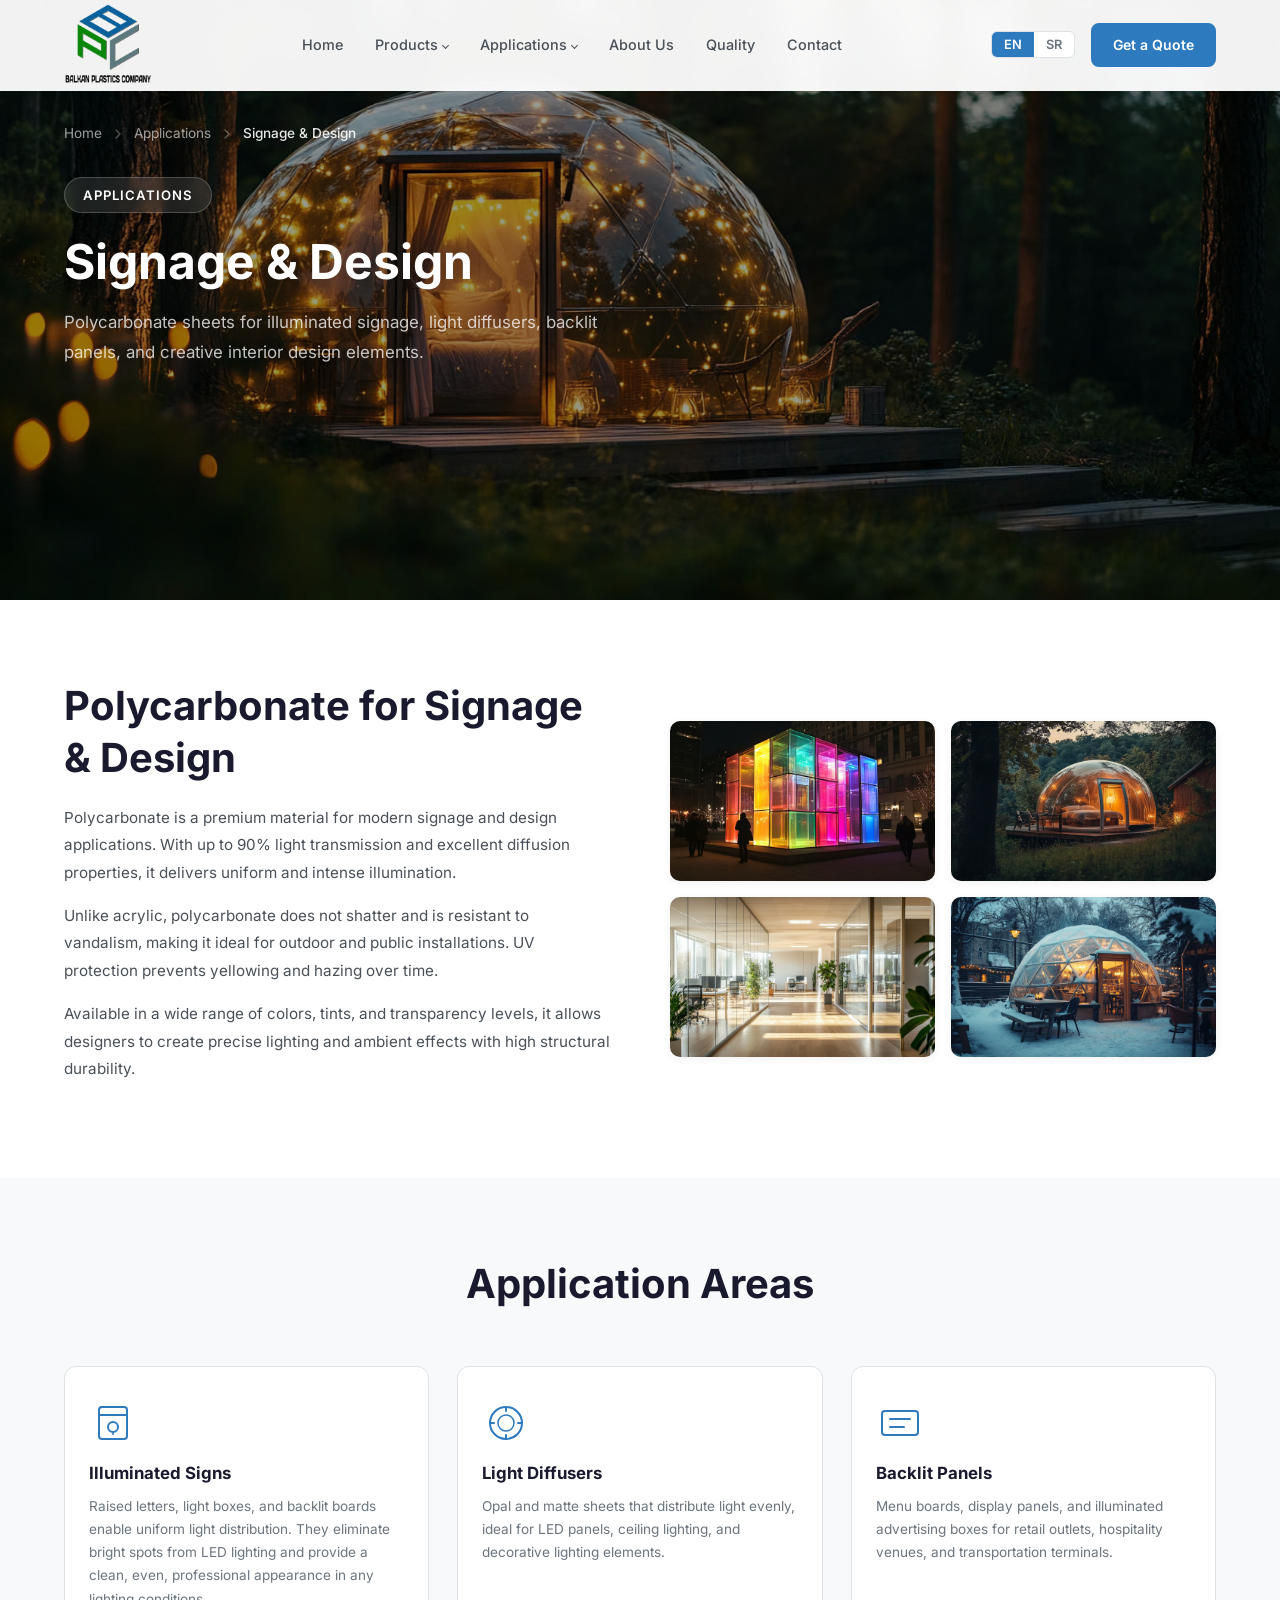
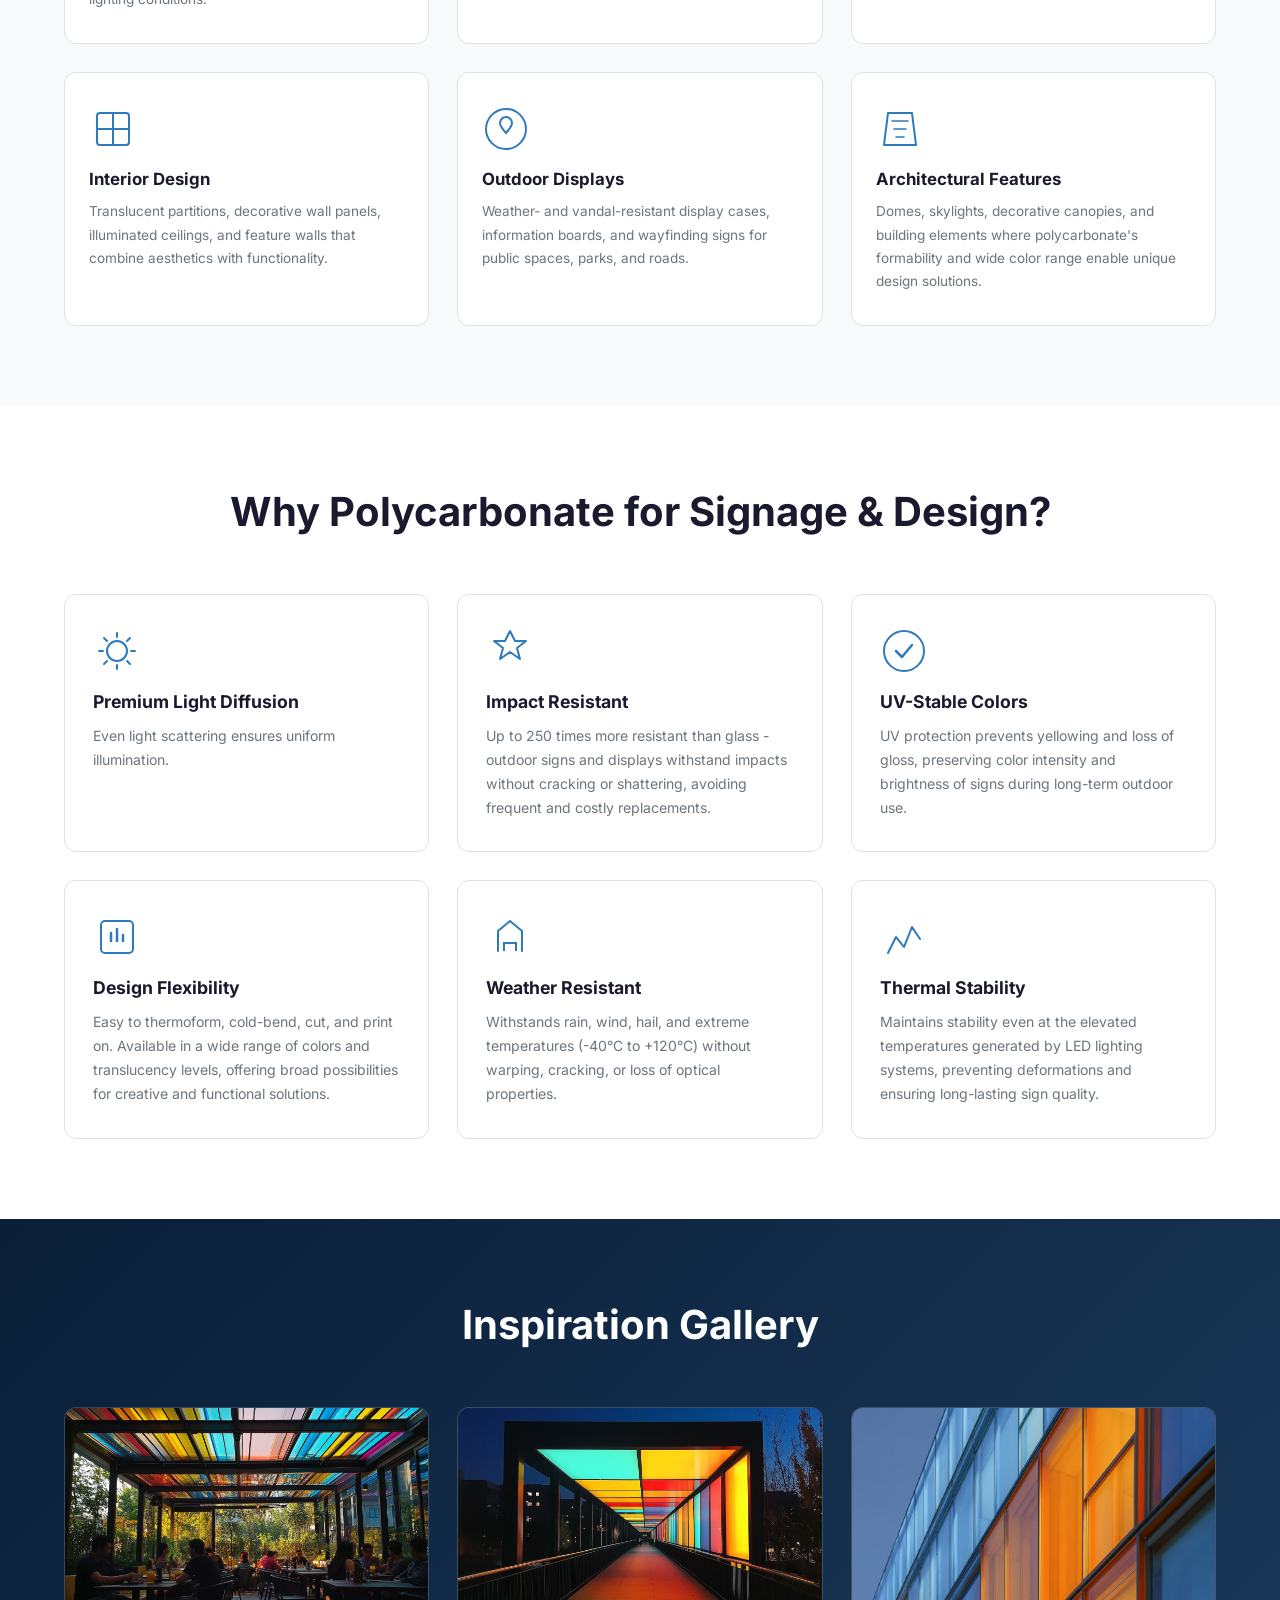
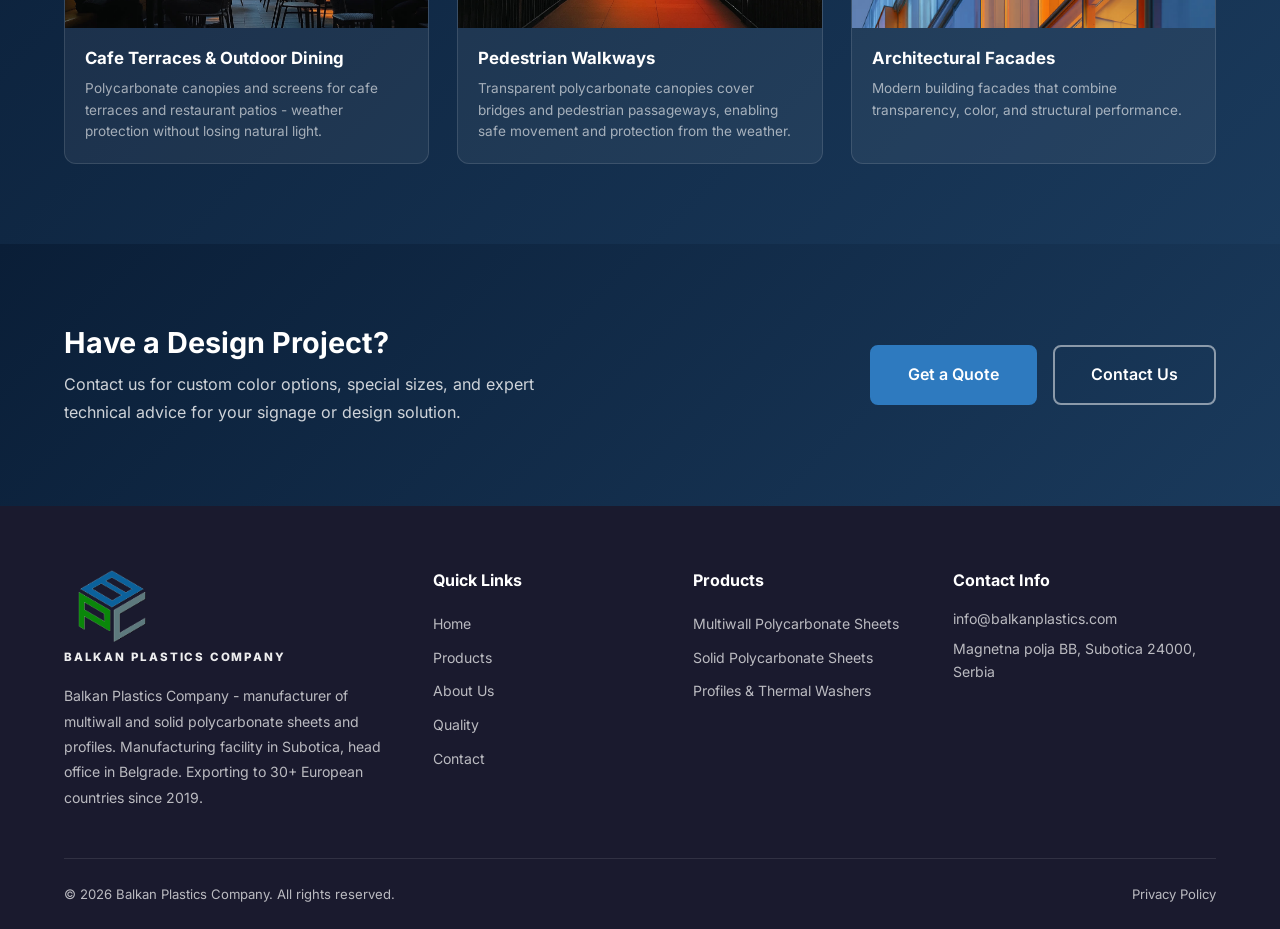
<file: signage.html>
<!DOCTYPE html>
<html lang="en">
<head>
  <meta charset="UTF-8">
  <meta name="referrer" content="strict-origin-when-cross-origin">

    <link rel="icon" type="image/png" sizes="32x32" href="img/favicon.png">
  <link rel="icon" type="image/png" sizes="16x16" href="img/favicon-16.png">
  <meta name="viewport" content="width=device-width, initial-scale=1.0">
  <title data-i18n-title="meta_title_signage">Signage & Design - Balkan Plastics Company</title>
  <meta name="description" data-i18n-content="meta_desc_signage" content="Polycarbonate solutions for signage and design. Illuminated signs, light diffusers, backlit panels, interior design elements, and creative architectural features.">
  <link rel="stylesheet" href="css/style.css?v=73">
  <link rel="stylesheet" href="css/product.css?v=13">
  <link rel="preload" href="fonts/inter-latin-v20.woff2" as="font" type="font/woff2" crossorigin>
  <link rel="stylesheet" href="css/fonts.css?v=1">
</head>
<body>

  <!-- Header -->
  <header class="header scrolled">
    <div class="container header-inner">
      <a href="index.html" class="logo">
        <img src="img/LOGO-BP.png" alt="Balkan Plastics Company" class="logo-img header-logo-img">
      </a>
      <nav class="nav-links">
        <a href="index.html" data-i18n="nav_home">Home</a>
        <div class="nav-dropdown">
          <a href="index.html#products" class="nav-dropdown-trigger"><span data-i18n="nav_products">Products</span><span class="nav-arrow"></span></a>
          <div class="nav-dropdown-menu">
            <a href="multiwall.html" data-i18n="product_multiwall_title">Multiwall Polycarbonate Sheets</a>
            <a href="solid.html" data-i18n="product_solid_title">Solid Polycarbonate Sheets</a>
            <a href="profiles.html" data-i18n="product_accessories_title">Profiles & Thermal Washers</a>
          </div>
        </div>
        <div class="nav-dropdown">
          <a href="applications.html" class="nav-dropdown-trigger"><span data-i18n="nav_applications">Applications</span><span class="nav-arrow"></span></a>
          <div class="nav-dropdown-menu">
            <a href="construction.html" data-i18n="app_construction">Construction & Architecture</a>
            <a href="agriculture.html" data-i18n="app_agriculture">Agriculture & Greenhouses</a>
            <a href="industrial.html" data-i18n="app_industrial">Industrial & Safety</a>
            <a href="signage.html" class="active-link" data-i18n="app_signage">Signage & Design</a>
          </div>
        </div>
        <a href="index.html#about" data-i18n="nav_about">About Us</a>
        <a href="index.html#quality" data-i18n="nav_quality">Quality</a>
        <a href="contact.html" data-i18n="nav_contact">Contact</a>
        <div class="mobile-nav-contact">
          <div class="mnc-item"><svg viewBox="0 0 24 24" fill="none" width="16" height="16"><path d="M21 10c0 7-9 13-9 13s-9-6-9-13a9 9 0 1118 0z" stroke="currentColor" stroke-width="2"/><circle cx="12" cy="10" r="3" stroke="currentColor" stroke-width="2"/></svg><span data-i18n="contact_address_val">Magnetna polja BB, Subotica, Serbia</span></div>
          <div class="mnc-item"><svg viewBox="0 0 24 24" fill="none" width="16" height="16"><path d="M4 4h16c1.1 0 2 .9 2 2v12c0 1.1-.9 2-2 2H4c-1.1 0-2-.9-2-2V6c0-1.1.9-2 2-2z" stroke="currentColor" stroke-width="2"/><polyline points="22,6 12,13 2,6" stroke="currentColor" stroke-width="2"/></svg><span>info&#64;balkanplastics&#46;com</span></div>
          <div class="mnc-item"><svg viewBox="0 0 24 24" fill="none" width="16" height="16"><circle cx="12" cy="12" r="10" stroke="currentColor" stroke-width="2"/><polyline points="12,6 12,12 16,14" stroke="currentColor" stroke-width="2" stroke-linecap="round"/></svg><span data-i18n="contact_hours_val">Mon - Fri: 08:00 - 16:00</span></div>
        </div>
      </nav>
      <div class="header-actions">
        <div class="lang-switcher">
          <button class="lang-btn active" data-lang="en">EN</button>
          <button class="lang-btn" data-lang="sr">SR</button>
        </div>
        <a href="contact.html" class="btn btn-primary btn-sm" data-i18n="nav_get_quote">Get a Quote</a>
        <button class="mobile-menu-toggle" aria-label="Menu" data-i18n-aria="aria_menu">
          <span></span><span></span><span></span>
        </button>
      </div>
    </div>
  </header>

  <!-- Hero Banner -->
  <section class="product-hero">
    <div class="product-hero-bg product-hero-bg-signage"></div>
    <div class="container product-hero-inner">
      <div class="product-breadcrumb">
        <a href="index.html" data-i18n="nav_home">Home</a>
        <svg viewBox="0 0 24 24" fill="none" width="16" height="16"><path d="M9 18l6-6-6-6" stroke="currentColor" stroke-width="2" stroke-linecap="round" stroke-linejoin="round"/></svg>
        <a href="applications.html" data-i18n="nav_applications">Applications</a>
        <svg viewBox="0 0 24 24" fill="none" width="16" height="16"><path d="M9 18l6-6-6-6" stroke="currentColor" stroke-width="2" stroke-linecap="round" stroke-linejoin="round"/></svg>
        <span data-i18n="app_signage">Signage & Design</span>
      </div>
      <div class="product-hero-content">
        <div class="product-hero-text">
          <div class="product-hero-badge" data-i18n="sig_badge">Applications</div>
          <h1 data-i18n="sig_hero_title">Signage & Design</h1>
          <p class="product-hero-desc" data-i18n="sig_hero_desc">Polycarbonate sheets for illuminated signage, light diffusers, backlit panels, and creative interior design elements.</p>
        </div>
      </div>
    </div>
  </section>

  <!-- Intro -->
  <section class="product-section">
    <div class="container">
      <div class="product-overview-grid">
        <div class="product-overview-text animate-on-scroll">
          <h2 data-i18n="sig_intro_title">Polycarbonate for Signage & Design</h2>
          <p data-i18n="sig_intro_p1">Polycarbonate is a premium material for modern signage and design applications. With up to 90% light transmission and excellent diffusion properties, it delivers uniform and intense illumination.</p>
          <p data-i18n="sig_intro_p2">Unlike acrylic, polycarbonate does not shatter and is resistant to vandalism, making it ideal for outdoor and public installations. UV protection prevents yellowing and hazing over time.</p>
          <p data-i18n="sig_intro_p3">Available in a wide range of colors, tints, and transparency levels, it allows designers to create precise lighting and ambient effects with high structural durability.</p>
        </div>
        <div class="product-overview-images overview-images-grid lightbox-on animate-on-scroll">
          <img loading="lazy" src="img/68.jpg" alt="Modern art installation">
          <img loading="lazy" src="img/69.jpg" alt="Glamping bubble dome">
          <img loading="lazy" src="img/70.jpg" alt="Open-space office partition">
          <img loading="lazy" src="img/71.jpg" alt="Outdoor dining area">
        </div>
      </div>
    </div>
  </section>

  <!-- Application Areas -->
  <section class="product-section product-section-alt">
    <div class="container">
      <div class="section-header animate-on-scroll">
        <h2 data-i18n="sig_areas_title">Application Areas</h2>
        <p data-i18n="sig_areas_subtitle"></p>
      </div>
      <div class="app-areas-grid">
        <div class="app-area-card animate-on-scroll">
          <div class="app-area-icon">
            <svg viewBox="0 0 48 48" fill="none"><rect x="10" y="8" width="28" height="32" rx="3" stroke="currentColor" stroke-width="2"/><line x1="10" y1="16" x2="38" y2="16" stroke="currentColor" stroke-width="2"/><circle cx="24" cy="28" r="5" stroke="currentColor" stroke-width="2"/><line x1="24" y1="33" x2="24" y2="36" stroke="currentColor" stroke-width="1.5"/></svg>
          </div>
          <h3 data-i18n="sig_area1_title">Illuminated Signs</h3>
          <p data-i18n="sig_area1_desc">Raised letters, light boxes, and backlit boards enable uniform light distribution. They eliminate bright spots from LED lighting and provide a clean, even, professional appearance in any lighting conditions.</p>
        </div>
        <div class="app-area-card animate-on-scroll">
          <div class="app-area-icon">
            <svg viewBox="0 0 48 48" fill="none"><circle cx="24" cy="24" r="16" stroke="currentColor" stroke-width="2"/><circle cx="24" cy="24" r="8" stroke="currentColor" stroke-width="1.5"/><path d="M24 8v4M24 36v4M8 24h4M36 24h4" stroke="currentColor" stroke-width="2" stroke-linecap="round"/></svg>
          </div>
          <h3 data-i18n="sig_area2_title">Light Diffusers</h3>
          <p data-i18n="sig_area2_desc">Opal and matte sheets that distribute light evenly, ideal for LED panels, ceiling lighting, and decorative lighting elements.</p>
        </div>
        <div class="app-area-card animate-on-scroll">
          <div class="app-area-icon">
            <svg viewBox="0 0 48 48" fill="none"><rect x="6" y="12" width="36" height="24" rx="3" stroke="currentColor" stroke-width="2"/><path d="M14 20h20M14 28h14" stroke="currentColor" stroke-width="2" stroke-linecap="round"/></svg>
          </div>
          <h3 data-i18n="sig_area3_title">Backlit Panels</h3>
          <p data-i18n="sig_area3_desc">Menu boards, display panels, and illuminated advertising boxes designed for retail outlets, hospitality venues, and transportation terminals.</p>
        </div>
        <div class="app-area-card animate-on-scroll">
          <div class="app-area-icon">
            <svg viewBox="0 0 48 48" fill="none"><rect x="8" y="8" width="32" height="32" rx="3" stroke="currentColor" stroke-width="2"/><line x1="24" y1="8" x2="24" y2="40" stroke="currentColor" stroke-width="2"/><line x1="8" y1="24" x2="40" y2="24" stroke="currentColor" stroke-width="2"/></svg>
          </div>
          <h3 data-i18n="sig_area4_title">Interior Design</h3>
          <p data-i18n="sig_area4_desc">Translucent partitions, decorative wall panels, illuminated ceilings, and feature walls that combine aesthetics with functionality.</p>
        </div>
        <div class="app-area-card animate-on-scroll">
          <div class="app-area-icon">
            <svg viewBox="0 0 48 48" fill="none"><path d="M24 4C13 4 4 13 4 24s9 20 20 20 20-9 20-20S35 4 24 4z" stroke="currentColor" stroke-width="2"/><path d="M18 18c0-3.3 2.7-6 6-6s6 2.7 6 6-6 10-6 10-6-6.7-6-10z" stroke="currentColor" stroke-width="2"/></svg>
          </div>
          <h3 data-i18n="sig_area5_title">Outdoor Displays</h3>
          <p data-i18n="sig_area5_desc">Weather- and vandal-resistant display cases, information boards, and wayfinding signs for public spaces, parks, and roads.</p>
        </div>
        <div class="app-area-card animate-on-scroll">
          <div class="app-area-icon">
            <svg viewBox="0 0 48 48" fill="none"><path d="M12 8h24l4 32H8z" stroke="currentColor" stroke-width="2" stroke-linejoin="round"/><path d="M16 16h16M18 24h12M20 32h8" stroke="currentColor" stroke-width="1.5" stroke-linecap="round"/></svg>
          </div>
          <h3 data-i18n="sig_area6_title">Architectural Features</h3>
          <p data-i18n="sig_area6_desc">Domes, skylights, decorative canopies, and building elements where polycarbonate's formability and wide color range enable unique design solutions.</p>
        </div>
      </div>
    </div>
  </section>

  <!-- Benefits -->
  <section class="product-section">
    <div class="container">
      <div class="section-header animate-on-scroll">
        <h2 data-i18n="sig_benefits_title">Why Polycarbonate for Signage & Design?</h2>
      </div>
      <div class="strengths-grid">
        <div class="strength-card animate-on-scroll">
          <div class="strength-icon">
            <svg viewBox="0 0 48 48" fill="none"><circle cx="24" cy="24" r="10" stroke="currentColor" stroke-width="2"/><path d="M24 6v4M24 38v4M6 24h4M38 24h4M11 11l3 3M34 34l3 3M11 37l3-3M34 14l3-3" stroke="currentColor" stroke-width="2" stroke-linecap="round"/></svg>
          </div>
          <h3 data-i18n="sig_ben1_title">Premium Light Diffusion</h3>
          <p data-i18n="sig_ben1_desc">Even light scattering ensures uniform illumination.</p>
        </div>
        <div class="strength-card animate-on-scroll">
          <div class="strength-icon">
            <svg viewBox="0 0 48 48" fill="none"><path d="M24 4l5 10h11l-9 7 3 11-10-7-10 7 3-11-9-7h11z" stroke="currentColor" stroke-width="2" stroke-linejoin="round"/></svg>
          </div>
          <h3 data-i18n="sig_ben2_title">Impact Resistant</h3>
          <p data-i18n="sig_ben2_desc">Up to 250 times more resistant than glass - outdoor signs and displays withstand impacts without cracking or shattering, avoiding frequent and costly replacements.</p>
        </div>
        <div class="strength-card animate-on-scroll">
          <div class="strength-icon">
            <svg viewBox="0 0 48 48" fill="none"><path d="M24 4C13 4 4 13 4 24s9 20 20 20 20-9 20-20S35 4 24 4z" stroke="currentColor" stroke-width="2"/><path d="M16 24l6 6 10-12" stroke="currentColor" stroke-width="2.5" stroke-linecap="round" stroke-linejoin="round"/></svg>
          </div>
          <h3 data-i18n="sig_ben3_title">UV-Stable Colors</h3>
          <p data-i18n="sig_ben3_desc">UV protection prevents yellowing and loss of gloss, preserving color intensity and brightness of signs during long-term outdoor use.</p>
        </div>
        <div class="strength-card animate-on-scroll">
          <div class="strength-icon">
            <svg viewBox="0 0 48 48" fill="none"><rect x="8" y="8" width="32" height="32" rx="4" stroke="currentColor" stroke-width="2"/><path d="M18 20v8M24 16v12M30 22v6" stroke="currentColor" stroke-width="2.5" stroke-linecap="round"/></svg>
          </div>
          <h3 data-i18n="sig_ben4_title">Design Flexibility</h3>
          <p data-i18n="sig_ben4_desc">Easy to thermoform, cold-bend, cut, and print on. Available in a wide range of colors and translucency levels, offering broad possibilities for creative and functional solutions.</p>
        </div>
        <div class="strength-card animate-on-scroll">
          <div class="strength-icon">
            <svg viewBox="0 0 48 48" fill="none"><path d="M12 38V18l12-10 12 10v20" stroke="currentColor" stroke-width="2" stroke-linecap="round" stroke-linejoin="round"/><path d="M18 38v-8h12v8" stroke="currentColor" stroke-width="2"/></svg>
          </div>
          <h3 data-i18n="sig_ben5_title">Weather Resistant</h3>
          <p data-i18n="sig_ben5_desc">Withstands rain, wind, hail, and extreme temperatures (-40°C to +120°C) without warping, cracking, or loss of optical properties.</p>
        </div>
        <div class="strength-card animate-on-scroll">
          <div class="strength-icon">
            <svg viewBox="0 0 48 48" fill="none"><path d="M8 40l8-16 8 10 8-20 8 12" stroke="currentColor" stroke-width="2" stroke-linecap="round" stroke-linejoin="round"/></svg>
          </div>
          <h3 data-i18n="sig_ben6_title">Thermal Stability</h3>
          <p data-i18n="sig_ben6_desc">Maintains stability even at the elevated temperatures generated by LED lighting systems, preventing deformations and ensuring long-lasting sign quality.</p>
        </div>
      </div>
    </div>
  </section>

  <!-- Gallery -->
  <section class="product-section product-section-dark">
    <div class="container">
      <div class="section-header animate-on-scroll">
        <h2 data-i18n="sig_gallery_title">Inspiration Gallery</h2>
      </div>
      <div class="recommended-grid">
        <div class="recommended-card animate-on-scroll">
          <div class="recommended-image">
            <img width="1500" height="900" loading="lazy" src="img/75.jpg?v=2" alt="Outdoor cafe terrace">
          </div>
          <h3 data-i18n="sig_gal1_title">Cafe Terraces & Outdoor Dining</h3>
          <p data-i18n="sig_gal1_desc">Polycarbonate canopies and screens for cafe terraces and restaurant patios - weather protection without losing natural light.</p>
        </div>
        <div class="recommended-card animate-on-scroll">
          <div class="recommended-image">
            <img width="1500" height="900" loading="lazy" src="img/73.jpg" alt="Pedestrian bridge">
          </div>
          <h3 data-i18n="sig_gal2_title">Pedestrian Walkways</h3>
          <p data-i18n="sig_gal2_desc">Transparent polycarbonate canopies cover bridges and pedestrian passageways, enabling safe movement and protection from the weather.</p>
        </div>
        <div class="recommended-card animate-on-scroll">
          <div class="recommended-image">
            <img width="1500" height="900" loading="lazy" src="img/74.jpg" alt="Modern building facade">
          </div>
          <h3 data-i18n="sig_gal3_title">Architectural Facades</h3>
          <p data-i18n="sig_gal3_desc">Modern building facades combining transparency, color, and structural performance.</p>
        </div>
      </div>
    </div>
  </section>

  <!-- CTA -->
  <section class="product-cta">
    <div class="container">
      <div class="product-cta-inner animate-on-scroll">
        <div class="product-cta-text">
          <h2 data-i18n="sig_cta_title">Have a Design Project?</h2>
          <p data-i18n="sig_cta_desc">Contact us for custom color options, special sizes, and expert technical advice for your signage or design solution.</p>
        </div>
        <div class="product-cta-actions">
          <a href="contact.html" class="btn btn-primary btn-lg" data-i18n="nav_get_quote">Get a Quote</a>
          <a href="contact.html" class="btn btn-outline btn-lg" data-i18n="sig_cta_contact">Contact Us</a>
        </div>
      </div>
    </div>
  </section>

  <!-- Footer -->
  <footer class="footer">
    <div class="container">
      <div class="footer-grid">
        <div class="footer-about">
          <div class="footer-logo">
            <img loading="lazy" src="img/LOGO-BP.png" alt="Balkan Plastics Company" class="logo-img footer-logo-img">
            <span class="footer-logo-text">BALKAN PLASTICS COMPANY</span>
          </div>
          <p data-i18n="footer_desc">Leading manufacturer of premium polycarbonate sheets in Serbia.</p>
        </div>
        <div class="footer-links">
          <h4 data-i18n="footer_quick_links">Quick Links</h4>
          <a href="index.html" data-i18n="nav_home">Home</a>
          <a href="index.html#products" data-i18n="footer_products">Products</a>
          <a href="index.html#about" data-i18n="nav_about">About Us</a>
          <a href="index.html#quality" data-i18n="nav_quality">Quality</a>
          <a href="contact.html" data-i18n="nav_contact">Contact</a>
        </div>
        <div class="footer-links">
          <h4 data-i18n="footer_products">Products</h4>
          <a href="multiwall.html" data-i18n="product_multiwall_title">Multiwall Sheets</a>
          <a href="solid.html" data-i18n="product_solid_title">Solid Sheets</a>
          <a href="profiles.html" data-i18n="product_accessories_title">Profiles & Thermal Washers</a>
        </div>
        <div class="footer-contact">
          <h4 data-i18n="footer_contact">Contact Info</h4>
          <p>info&#64;balkanplastics&#46;com</p>
          <p data-i18n="contact_address_val">Subotica, Serbia</p>
        </div>
      </div>
      <div class="footer-bottom">
        <p>&copy; 2026 Balkan Plastics Company. <span data-i18n="footer_rights">All rights reserved.</span></p>
        <div class="footer-bottom-links">
          <a href="privacy.html" data-i18n="footer_privacy">Privacy Policy</a>
        </div>
      </div>
    </div>
  </footer>

  <button class="scroll-top" id="scrollTop" aria-label="Scroll to top">
    <svg viewBox="0 0 24 24" fill="none"><path d="M18 15l-6-6-6 6" stroke="currentColor" stroke-width="2.5" stroke-linecap="round" stroke-linejoin="round"/></svg>
  </button>

  <script src="js/translations.js?v=58"></script>
  <script src="js/main.js?v=60"></script>
</body>
</html>
</file>
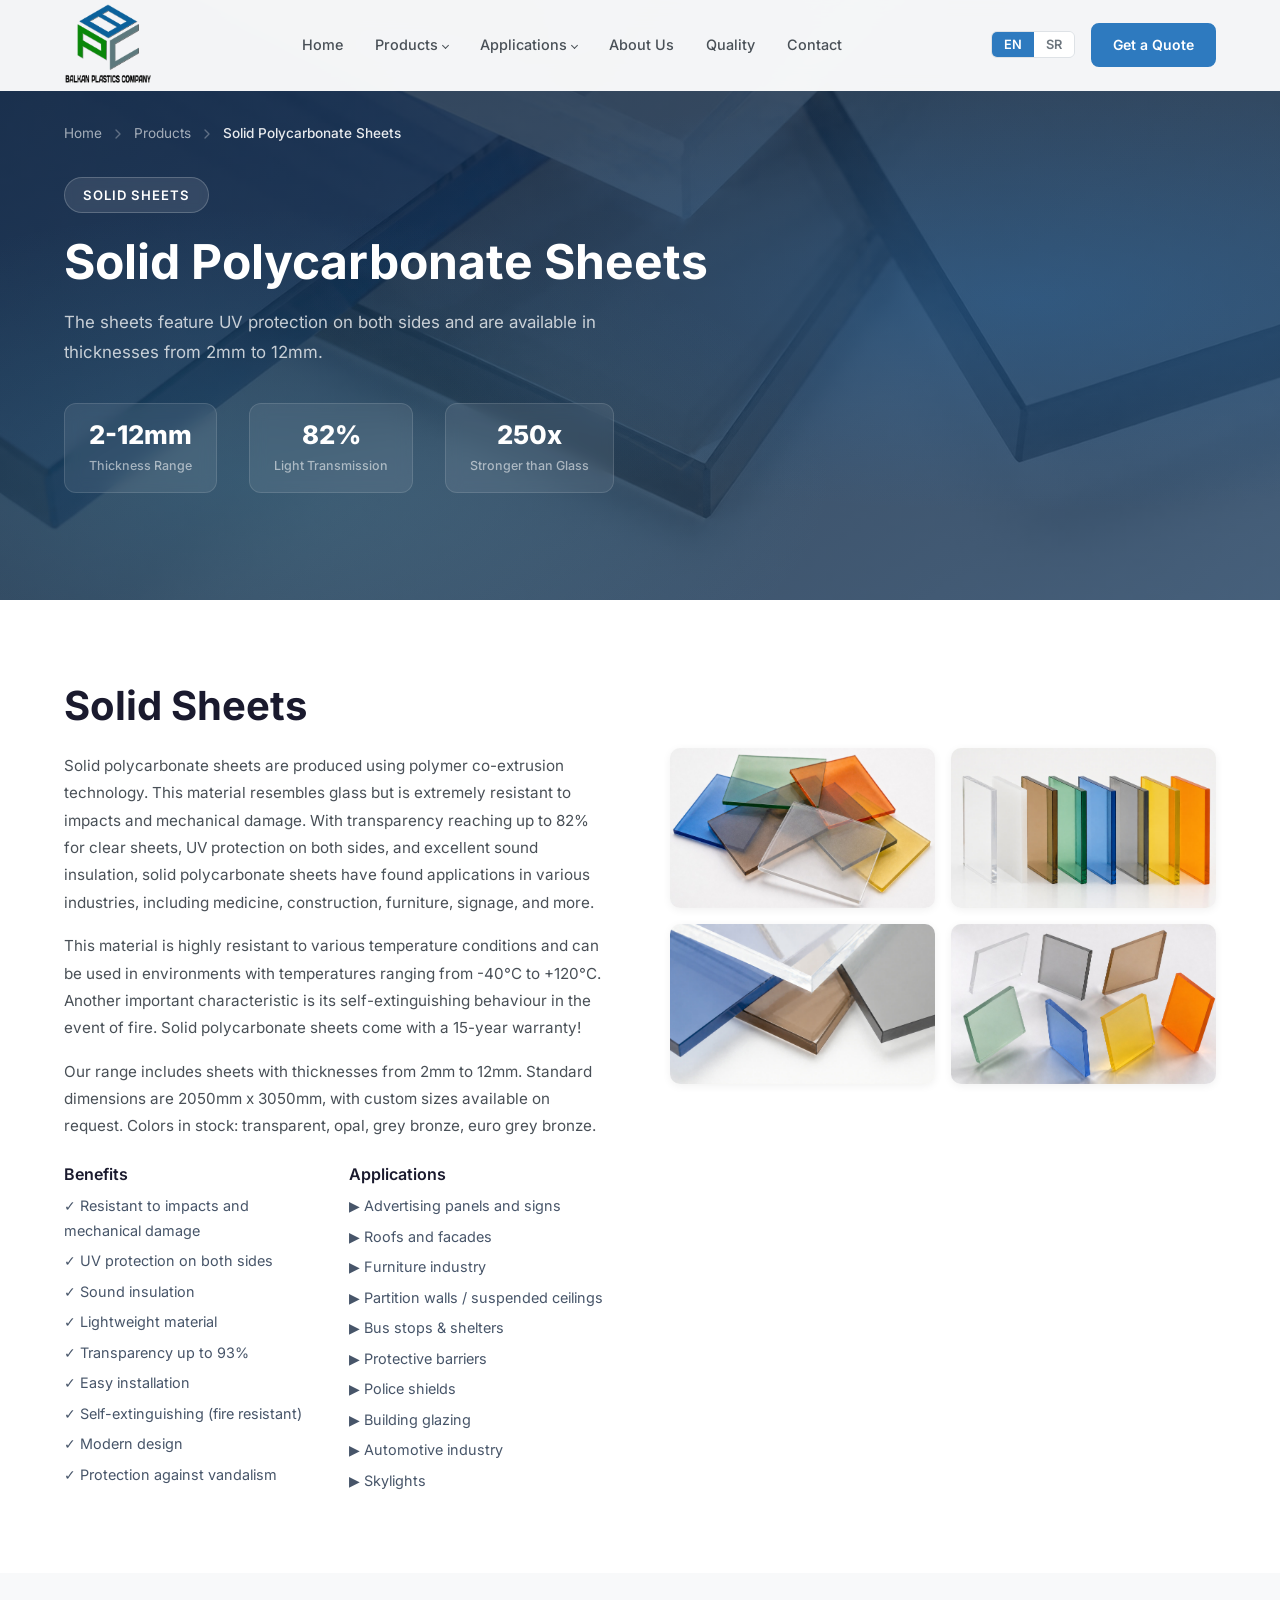
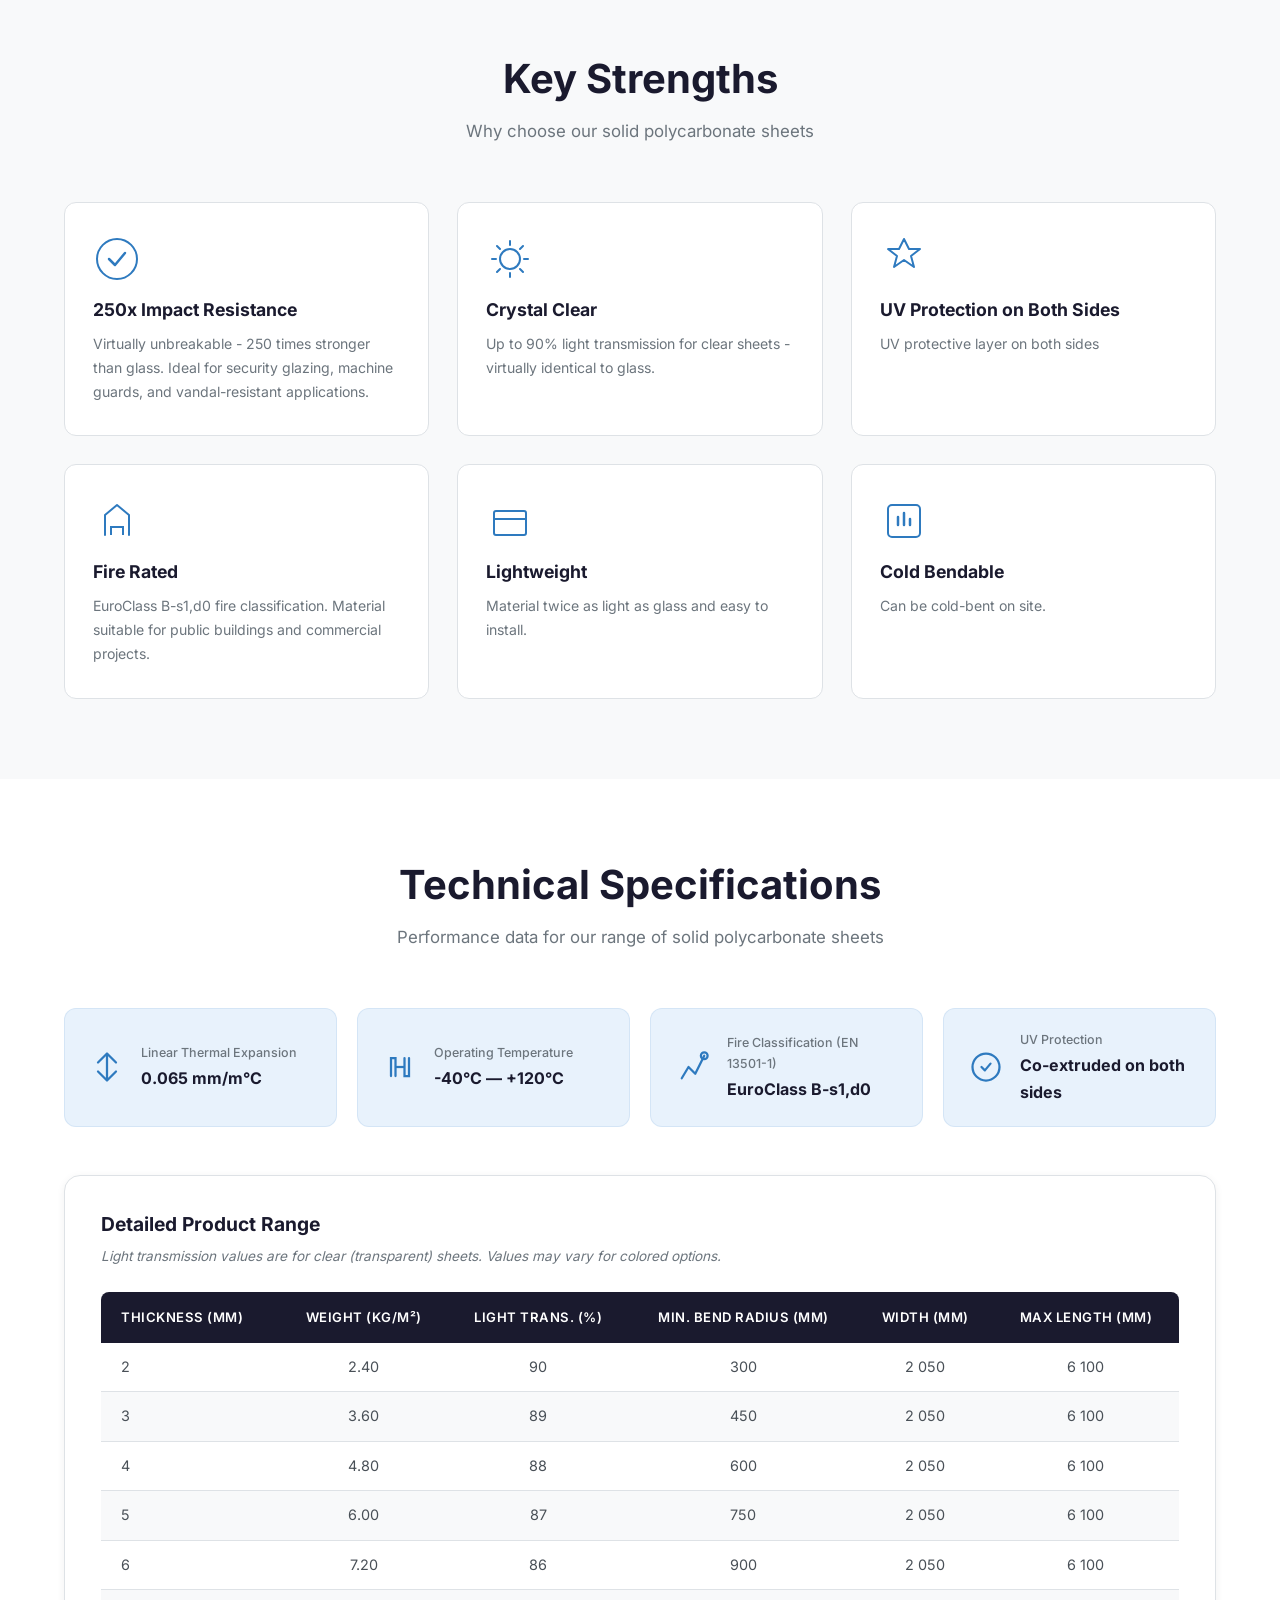
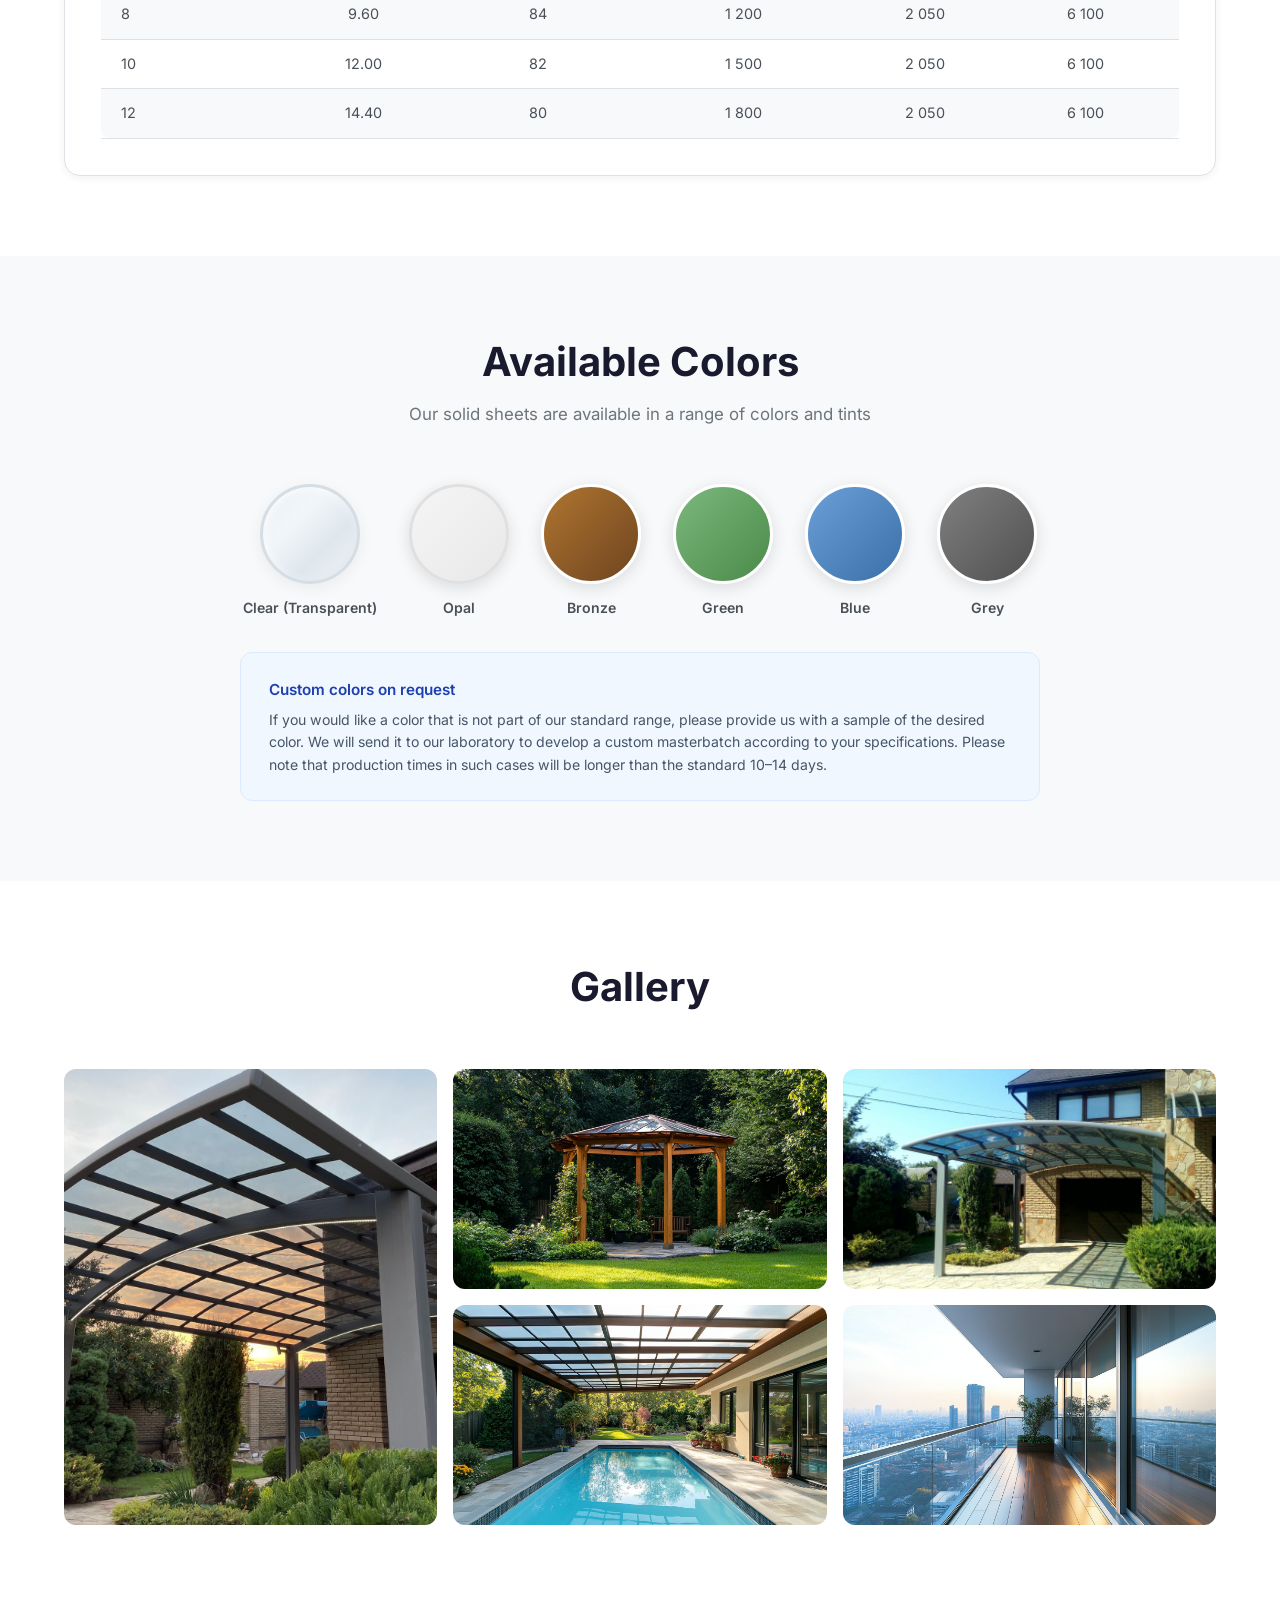
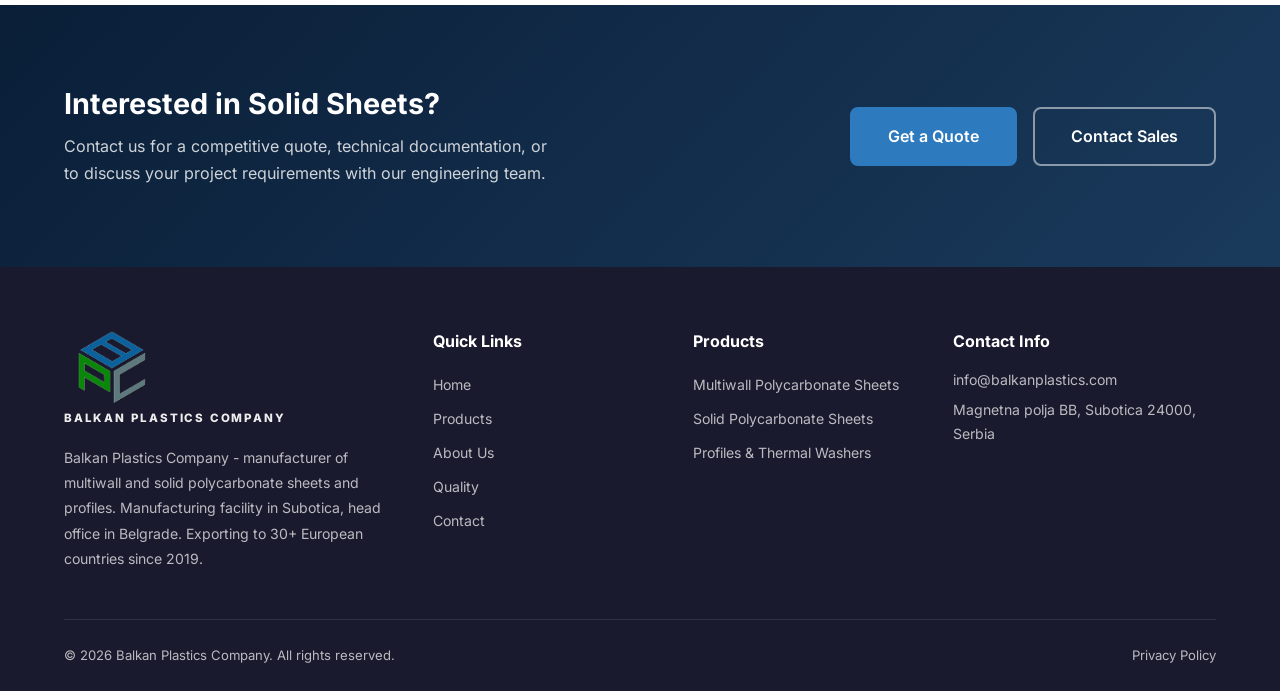
<file: solid.html>
<!DOCTYPE html>
<html lang="en">
<head>
  <meta charset="UTF-8">
  <meta name="referrer" content="strict-origin-when-cross-origin">

    <link rel="icon" type="image/png" sizes="32x32" href="img/favicon.png">
  <link rel="icon" type="image/png" sizes="16x16" href="img/favicon-16.png">
  <meta name="viewport" content="width=device-width, initial-scale=1.0">
  <title data-i18n-title="meta_title_solid">Solid Polycarbonate Sheets - Balkan Plastics Company</title>
  <meta name="description" data-i18n-content="meta_desc_solid" content="Premium solid polycarbonate sheets with UV protection. Available in thicknesses from 2mm to 12mm. Crystal clear, virtually unbreakable, 250 times more impact-resistant than glass.">
  <link rel="stylesheet" href="css/style.css?v=73">
  <link rel="stylesheet" href="css/product.css?v=13">
  <link rel="preload" href="fonts/inter-latin-v20.woff2" as="font" type="font/woff2" crossorigin>
  <link rel="stylesheet" href="css/fonts.css?v=1">
</head>
<body>

  <!-- Header -->
  <header class="header scrolled">
    <div class="container header-inner">
      <a href="index.html" class="logo">
        <img src="img/LOGO-BP.png" alt="Balkan Plastics Company" class="logo-img header-logo-img">
      </a>
      <nav class="nav-links">
        <a href="index.html" data-i18n="nav_home">Home</a>
        <div class="nav-dropdown">
          <a href="index.html#products" class="nav-dropdown-trigger"><span data-i18n="nav_products">Products</span><span class="nav-arrow"></span></a>
          <div class="nav-dropdown-menu">
            <a href="multiwall.html" data-i18n="product_multiwall_title">Multiwall Polycarbonate Sheets</a>
            <a href="solid.html" class="active-link" data-i18n="product_solid_title">Solid Polycarbonate Sheets</a>
            <a href="profiles.html" data-i18n="product_accessories_title">Profiles & Thermal Washers</a>
          </div>
        </div>
        <div class="nav-dropdown">
          <a href="applications.html" class="nav-dropdown-trigger"><span data-i18n="nav_applications">Applications</span><span class="nav-arrow"></span></a>
          <div class="nav-dropdown-menu">
            <a href="construction.html" data-i18n="app_construction">Construction & Architecture</a>
            <a href="agriculture.html" data-i18n="app_agriculture">Agriculture & Greenhouses</a>
            <a href="industrial.html" data-i18n="app_industrial">Industrial & Safety</a>
            <a href="signage.html" data-i18n="app_signage">Signage & Design</a>
          </div>
        </div>
        <a href="index.html#about" data-i18n="nav_about">About Us</a>
        <a href="index.html#quality" data-i18n="nav_quality">Quality</a>
        <a href="contact.html" data-i18n="nav_contact">Contact</a>
        <div class="mobile-nav-contact">
          <div class="mnc-item"><svg viewBox="0 0 24 24" fill="none" width="16" height="16"><path d="M21 10c0 7-9 13-9 13s-9-6-9-13a9 9 0 1118 0z" stroke="currentColor" stroke-width="2"/><circle cx="12" cy="10" r="3" stroke="currentColor" stroke-width="2"/></svg><span data-i18n="contact_address_val">Magnetna polja BB, Subotica, Serbia</span></div>
          <div class="mnc-item"><svg viewBox="0 0 24 24" fill="none" width="16" height="16"><path d="M4 4h16c1.1 0 2 .9 2 2v12c0 1.1-.9 2-2 2H4c-1.1 0-2-.9-2-2V6c0-1.1.9-2 2-2z" stroke="currentColor" stroke-width="2"/><polyline points="22,6 12,13 2,6" stroke="currentColor" stroke-width="2"/></svg><span>info&#64;balkanplastics&#46;com</span></div>
          <div class="mnc-item"><svg viewBox="0 0 24 24" fill="none" width="16" height="16"><circle cx="12" cy="12" r="10" stroke="currentColor" stroke-width="2"/><polyline points="12,6 12,12 16,14" stroke="currentColor" stroke-width="2" stroke-linecap="round"/></svg><span data-i18n="contact_hours_val">Mon - Fri: 08:00 - 16:00</span></div>
        </div>
      </nav>
      <div class="header-actions">
        <div class="lang-switcher">
          <button class="lang-btn active" data-lang="en">EN</button>
          <button class="lang-btn" data-lang="sr">SR</button>
        </div>
        <a href="contact.html" class="btn btn-primary btn-sm" data-i18n="nav_get_quote">Get a Quote</a>
        <button class="mobile-menu-toggle" aria-label="Menu" data-i18n-aria="aria_menu">
          <span></span><span></span><span></span>
        </button>
      </div>
    </div>
  </header>

  <!-- Product Hero Banner -->
  <section class="product-hero">
    <div class="product-hero-bg product-hero-bg-solid"></div>
    <div class="container product-hero-inner">
      <div class="product-breadcrumb">
        <a href="index.html" data-i18n="nav_home">Home</a>
        <svg viewBox="0 0 24 24" fill="none" width="16" height="16"><path d="M9 18l6-6-6-6" stroke="currentColor" stroke-width="2" stroke-linecap="round" stroke-linejoin="round"/></svg>
        <a href="index.html#products" data-i18n="nav_products">Products</a>
        <svg viewBox="0 0 24 24" fill="none" width="16" height="16"><path d="M9 18l6-6-6-6" stroke="currentColor" stroke-width="2" stroke-linecap="round" stroke-linejoin="round"/></svg>
        <span data-i18n="product_solid_title">Solid Polycarbonate Sheets</span>
      </div>
      <div class="product-hero-content">
        <div class="product-hero-text">
          <div class="product-hero-badge" data-i18n="sol_badge">Solid Sheets</div>
          <h1 data-i18n="sol_hero_title">Solid Polycarbonate Sheets</h1>
          <p class="product-hero-desc" data-i18n="sol_hero_desc">The sheets feature UV protection on both sides and are available in thicknesses from 2mm to 12mm.</p>
          <div class="product-hero-highlights">
            <div class="product-hero-highlight">
              <span class="highlight-value">2-12mm</span>
              <span class="highlight-label" data-i18n="sol_hl_thickness">Thickness Range</span>
            </div>
            <div class="product-hero-highlight">
              <span class="highlight-value">82%</span>
              <span class="highlight-label" data-i18n="sol_hl_light">Light Transmission</span>
            </div>
            <div class="product-hero-highlight">
              <span class="highlight-value">250x</span>
              <span class="highlight-label" data-i18n="sol_hl_impact">Stronger than Glass</span>
            </div>
          </div>
        </div>
      </div>
    </div>
  </section>

  <!-- Product Overview -->
  <section class="product-section">
    <div class="container">
      <div class="product-overview-grid">
        <div class="product-overview-text animate-on-scroll">
          <h2 data-i18n="sol_overview_title">Product Overview</h2>
          <p data-i18n="sol_overview_p1">Our solid polycarbonate sheets are crystal-clear panels that combine glass-like transparency with extraordinary impact resistance. At 250 times stronger than glass and half its weight, they are the ideal choice for demanding glazing applications.</p>
          <p data-i18n="sol_overview_p2">All sheets feature co-extruded UV protection on both sides, ensuring long-term resistance to yellowing and weathering. This dual-side protection allows installation without worrying about which side faces the sun.</p>
          <p data-i18n="sol_overview_p3">Available in a wide range of colors including clear, bronze, grey, green, blue, and opal. Custom sizes available on request with maximum width of 2050mm.</p>
          <div style="display:grid;grid-template-columns:1fr 1fr;gap:24px;margin-top:24px;">
            <div>
              <h4 data-i18n="sol_benefits_title" style="font-size:1rem;font-weight:600;margin-bottom:10px;">Benefits</h4>
              <ul style="list-style:none;padding:0;display:flex;flex-direction:column;gap:6px;">
                <li data-i18n="sol_ben1" style="display:flex;align-items:center;gap:8px;font-size:0.9rem;color:#475569;"><span aria-hidden="true" style="color:#2563eb;">&#10003;</span> Impact resistant</li>
                <li data-i18n="sol_ben2" style="display:flex;align-items:center;gap:8px;font-size:0.9rem;color:#475569;"><span aria-hidden="true" style="color:#2563eb;">&#10003;</span> Dual UV protection</li>
                <li data-i18n="sol_ben3" style="display:flex;align-items:center;gap:8px;font-size:0.9rem;color:#475569;"><span aria-hidden="true" style="color:#2563eb;">&#10003;</span> Sound insulation</li>
                <li data-i18n="sol_ben4" style="display:flex;align-items:center;gap:8px;font-size:0.9rem;color:#475569;"><span aria-hidden="true" style="color:#2563eb;">&#10003;</span> Lightweight</li>
                <li data-i18n="sol_ben5" style="display:flex;align-items:center;gap:8px;font-size:0.9rem;color:#475569;"><span aria-hidden="true" style="color:#2563eb;">&#10003;</span> Transparency up to 93%</li>
                <li data-i18n="sol_ben6" style="display:flex;align-items:center;gap:8px;font-size:0.9rem;color:#475569;"><span aria-hidden="true" style="color:#2563eb;">&#10003;</span> Easy installation</li>
                <li data-i18n="sol_ben7" style="display:flex;align-items:center;gap:8px;font-size:0.9rem;color:#475569;"><span aria-hidden="true" style="color:#2563eb;">&#10003;</span> Self-extinguishing</li>
                <li data-i18n="sol_ben8" style="display:flex;align-items:center;gap:8px;font-size:0.9rem;color:#475569;"><span aria-hidden="true" style="color:#2563eb;">&#10003;</span> Modern design</li>
                <li data-i18n="sol_ben9" style="display:flex;align-items:center;gap:8px;font-size:0.9rem;color:#475569;"><span aria-hidden="true" style="color:#2563eb;">&#10003;</span> Vandalism protection</li>
              </ul>
            </div>
            <div>
              <h4 data-i18n="sol_areas_title" style="font-size:1rem;font-weight:600;margin-bottom:10px;">Applications</h4>
              <ul style="list-style:none;padding:0;display:flex;flex-direction:column;gap:6px;">
                <li data-i18n="sol_area1" style="display:flex;align-items:center;gap:8px;font-size:0.9rem;color:#475569;"><span aria-hidden="true" style="color:#2563eb;">&#9654;</span> Advertising panels</li>
                <li data-i18n="sol_area2" style="display:flex;align-items:center;gap:8px;font-size:0.9rem;color:#475569;"><span aria-hidden="true" style="color:#2563eb;">&#9654;</span> Roofs and facades</li>
                <li data-i18n="sol_area3" style="display:flex;align-items:center;gap:8px;font-size:0.9rem;color:#475569;"><span aria-hidden="true" style="color:#2563eb;">&#9654;</span> Furniture industry</li>
                <li data-i18n="sol_area4" style="display:flex;align-items:center;gap:8px;font-size:0.9rem;color:#475569;"><span aria-hidden="true" style="color:#2563eb;">&#9654;</span> Partition walls / ceilings</li>
                <li data-i18n="sol_area5" style="display:flex;align-items:center;gap:8px;font-size:0.9rem;color:#475569;"><span aria-hidden="true" style="color:#2563eb;">&#9654;</span> Bus stations</li>
                <li data-i18n="sol_area6" style="display:flex;align-items:center;gap:8px;font-size:0.9rem;color:#475569;"><span aria-hidden="true" style="color:#2563eb;">&#9654;</span> Protective barriers</li>
                <li data-i18n="sol_area7" style="display:flex;align-items:center;gap:8px;font-size:0.9rem;color:#475569;"><span aria-hidden="true" style="color:#2563eb;">&#9654;</span> Police shields</li>
                <li data-i18n="sol_area8" style="display:flex;align-items:center;gap:8px;font-size:0.9rem;color:#475569;"><span aria-hidden="true" style="color:#2563eb;">&#9654;</span> Building glazing</li>
                <li data-i18n="sol_area9" style="display:flex;align-items:center;gap:8px;font-size:0.9rem;color:#475569;"><span aria-hidden="true" style="color:#2563eb;">&#9654;</span> Automotive industry</li>
                <li data-i18n="sol_area10" style="display:flex;align-items:center;gap:8px;font-size:0.9rem;color:#475569;"><span aria-hidden="true" style="color:#2563eb;">&#9654;</span> Skylights</li>
              </ul>
            </div>
          </div>
        </div>
        <div class="product-overview-images overview-images-grid animate-on-scroll" style="align-self:start;margin-top:68px;">
          <img loading="lazy" src="img/43.jpg?v=3" alt="Solid sheets">
          <img loading="lazy" src="img/44.jpg?v=5" alt="Solid Polycarbonate Sheets">
          <img loading="lazy" src="img/45.jpg" alt="Solid sheets colors">
          <img loading="lazy" src="img/46.jpg?v=2" alt="Solid sheets standing">
        </div>
      </div>
    </div>
  </section>

  <!-- Key Strengths -->
  <section class="product-section product-section-alt">
    <div class="container">
      <div class="section-header animate-on-scroll">
        <h2 data-i18n="sol_strengths_title">Key Strengths</h2>
        <p data-i18n="sol_strengths_subtitle">Why choose our solid polycarbonate sheets</p>
      </div>
      <div class="strengths-grid">
        <div class="strength-card animate-on-scroll">
          <div class="strength-icon">
            <svg viewBox="0 0 48 48" fill="none"><path d="M24 4C13 4 4 13 4 24s9 20 20 20 20-9 20-20S35 4 24 4z" stroke="currentColor" stroke-width="2"/><path d="M16 24l6 6 10-12" stroke="currentColor" stroke-width="2.5" stroke-linecap="round" stroke-linejoin="round"/></svg>
          </div>
          <h3 data-i18n="sol_str1_title">250x Impact Resistance</h3>
          <p data-i18n="sol_str1_desc">Virtually unbreakable - 250 times stronger than glass. Ideal for security glazing, machine guards, and vandal-resistant applications.</p>
        </div>
        <div class="strength-card animate-on-scroll">
          <div class="strength-icon">
            <svg viewBox="0 0 48 48" fill="none"><circle cx="24" cy="24" r="10" stroke="currentColor" stroke-width="2"/><path d="M24 6v4M24 38v4M6 24h4M38 24h4M11 11l3 3M34 34l3 3M11 37l3-3M34 14l3-3" stroke="currentColor" stroke-width="2" stroke-linecap="round"/></svg>
          </div>
          <h3 data-i18n="sol_str2_title">Crystal Clear</h3>
          <p data-i18n="sol_str2_desc">Up to 90% light transmission for clear sheets - virtually identical to glass.</p>
        </div>
        <div class="strength-card animate-on-scroll">
          <div class="strength-icon">
            <svg viewBox="0 0 48 48" fill="none"><path d="M24 4l5 10h11l-9 7 3 11-10-7-10 7 3-11-9-7h11z" stroke="currentColor" stroke-width="2" stroke-linejoin="round"/></svg>
          </div>
          <h3 data-i18n="sol_str3_title">UV Protection Both Sides</h3>
          <p data-i18n="sol_str3_desc">UV protective layer on both sides</p>
        </div>
        <div class="strength-card animate-on-scroll">
          <div class="strength-icon">
            <svg viewBox="0 0 48 48" fill="none"><path d="M12 38V18l12-10 12 10v20" stroke="currentColor" stroke-width="2" stroke-linecap="round" stroke-linejoin="round"/><path d="M18 38v-8h12v8" stroke="currentColor" stroke-width="2"/></svg>
          </div>
          <h3 data-i18n="sol_str4_title">Fire Rated</h3>
          <p data-i18n="sol_str4_desc">EuroClass B-s1,d0 fire classification. Material suitable for public buildings and commercial projects.</p>
        </div>
        <div class="strength-card animate-on-scroll">
          <div class="strength-icon">
            <svg viewBox="0 0 48 48" fill="none"><rect x="8" y="14" width="32" height="24" rx="2" stroke="currentColor" stroke-width="2"/><path d="M8 22h32" stroke="currentColor" stroke-width="2"/></svg>
          </div>
          <h3 data-i18n="sol_str5_title">Lightweight</h3>
          <p data-i18n="sol_str5_desc">Material twice as light as glass and easy to install.</p>
        </div>
        <div class="strength-card animate-on-scroll">
          <div class="strength-icon">
            <svg viewBox="0 0 48 48" fill="none"><rect x="8" y="8" width="32" height="32" rx="4" stroke="currentColor" stroke-width="2"/><path d="M18 20v8M24 16v12M30 22v6" stroke="currentColor" stroke-width="2.5" stroke-linecap="round"/></svg>
          </div>
          <h3 data-i18n="sol_str6_title">Cold Bendable</h3>
          <p data-i18n="sol_str6_desc">Can be cold-bent on site.</p>
        </div>
      </div>
    </div>
  </section>

  <!-- Technical Specifications -->
  <section class="product-section">
    <div class="container">
      <div class="section-header animate-on-scroll">
        <h2 data-i18n="sol_specs_title">Technical Specifications</h2>
        <p data-i18n="sol_specs_subtitle">Performance data for our solid polycarbonate range</p>
      </div>

      <!-- Quick Specs -->
      <div class="quick-specs animate-on-scroll">
        <div class="quick-spec">
          <div class="quick-spec-icon">
            <svg viewBox="0 0 32 32" fill="none"><path d="M16 4v24M8 12l8-8 8 8M8 20l8 8 8-8" stroke="currentColor" stroke-width="2" stroke-linecap="round" stroke-linejoin="round"/></svg>
          </div>
          <div class="quick-spec-text">
            <span class="quick-spec-label" data-i18n="sol_qs_expansion">Linear Thermal Expansion</span>
            <span class="quick-spec-value">0.065 mm/m°C</span>
          </div>
        </div>
        <div class="quick-spec">
          <div class="quick-spec-icon">
            <svg viewBox="0 0 32 32" fill="none"><path d="M8 24V8h4v16M20 8v16h4V8" stroke="currentColor" stroke-width="2" stroke-linecap="round"/><path d="M12 16h8" stroke="currentColor" stroke-width="2"/></svg>
          </div>
          <div class="quick-spec-text">
            <span class="quick-spec-label" data-i18n="sol_qs_temp">Operating Temperature</span>
            <span class="quick-spec-value">-40°C &mdash; +120°C</span>
          </div>
        </div>
        <div class="quick-spec">
          <div class="quick-spec-icon">
            <svg viewBox="0 0 32 32" fill="none"><path d="M6 26l6-10 6 6 8-16" stroke="currentColor" stroke-width="2" stroke-linecap="round" stroke-linejoin="round"/><circle cx="26" cy="6" r="3" stroke="currentColor" stroke-width="2"/></svg>
          </div>
          <div class="quick-spec-text">
            <span class="quick-spec-label" data-i18n="sol_qs_fire">Fire Classification (EN 13501-1)</span>
            <span class="quick-spec-value">EuroClass B-s1,d0</span>
          </div>
        </div>
        <div class="quick-spec">
          <div class="quick-spec-icon">
            <svg viewBox="0 0 32 32" fill="none"><path d="M16 4a12 12 0 110 24 12 12 0 010-24z" stroke="currentColor" stroke-width="2"/><path d="M12 16l3 3 5-6" stroke="currentColor" stroke-width="2" stroke-linecap="round" stroke-linejoin="round"/></svg>
          </div>
          <div class="quick-spec-text">
            <span class="quick-spec-label" data-i18n="sol_qs_uv">UV Protection</span>
            <span class="quick-spec-value" data-i18n="sol_qs_uv_val">Co-extruded (both sides)</span>
          </div>
        </div>
      </div>

      <!-- Full Specifications Table -->
      <div class="specs-table-container animate-on-scroll">
        <h3 data-i18n="sol_table_title">Detailed Product Range</h3>
        <p class="specs-table-note" data-i18n="sol_table_note">Light transmission values are for clear (transparent) sheets. Values may vary for colored options.</p>
        <div class="specs-table-scroll">
          <table class="specs-table">
            <thead>
              <tr>
                <th data-i18n="sol_th_thickness">Thickness (mm)</th>
                <th data-i18n="sol_th_weight">Weight (kg/m²)</th>
                <th data-i18n="sol_th_light">Light Trans. (%)</th>
                <th data-i18n="sol_th_bend">Min. Bend Radius (mm)</th>
                <th data-i18n="sol_th_width">Width (mm)</th>
                <th data-i18n="sol_th_length">Max Length (mm)</th>
              </tr>
            </thead>
            <tbody>
              <tr>
                <td>2</td>
                <td>2.40</td>
                <td>90</td>
                <td>300</td>
                <td>2 050</td>
                <td>6 100</td>
              </tr>
              <tr>
                <td>3</td>
                <td>3.60</td>
                <td>89</td>
                <td>450</td>
                <td>2 050</td>
                <td>6 100</td>
              </tr>
              <tr>
                <td>4</td>
                <td>4.80</td>
                <td>88</td>
                <td>600</td>
                <td>2 050</td>
                <td>6 100</td>
              </tr>
              <tr>
                <td>5</td>
                <td>6.00</td>
                <td>87</td>
                <td>750</td>
                <td>2 050</td>
                <td>6 100</td>
              </tr>
              <tr>
                <td>6</td>
                <td>7.20</td>
                <td>86</td>
                <td>900</td>
                <td>2 050</td>
                <td>6 100</td>
              </tr>
              <tr>
                <td>8</td>
                <td>9.60</td>
                <td>84</td>
                <td>1 200</td>
                <td>2 050</td>
                <td>6 100</td>
              </tr>
              <tr>
                <td>10</td>
                <td>12.00</td>
                <td>82</td>
                <td>1 500</td>
                <td>2 050</td>
                <td>6 100</td>
              </tr>
              <tr>
                <td>12</td>
                <td>14.40</td>
                <td>80</td>
                <td>1 800</td>
                <td>2 050</td>
                <td>6 100</td>
              </tr>
            </tbody>
          </table>
        </div>
      </div>
    </div>
  </section>

  <!-- Available Colors -->
  <section class="product-section product-section-alt">
    <div class="container">
      <div class="section-header animate-on-scroll">
        <h2 data-i18n="sol_colors_title">Available Colors</h2>
        <p data-i18n="sol_colors_subtitle">Our solid sheets are available in a range of colors and tints</p>
      </div>
      <div class="colors-grid animate-on-scroll">
        <div class="color-card">
          <div class="color-swatch color-clear"></div>
          <span data-i18n="sol_color_clear">Clear (Transparent)</span>
        </div>
        <div class="color-card">
          <div class="color-swatch color-opal"></div>
          <span data-i18n="sol_color_opal">Opal</span>
        </div>
        <div class="color-card">
          <div class="color-swatch color-bronze"></div>
          <span data-i18n="sol_color_bronze">Bronze</span>
        </div>
        <div class="color-card">
          <div class="color-swatch color-green"></div>
          <span data-i18n="sol_color_green">Green</span>
        </div>
        <div class="color-card">
          <div class="color-swatch color-blue"></div>
          <span data-i18n="sol_color_blue">Blue</span>
        </div>
        <div class="color-card">
          <div class="color-swatch color-grey"></div>
          <span data-i18n="sol_color_grey">Grey</span>
        </div>
      </div>
      <!-- Custom color note -->
      <div class="animate-on-scroll" style="max-width:800px;margin:32px auto 0;background:#f0f7ff;border:1px solid #dbeafe;border-radius:12px;padding:24px 28px;">
        <div style="font-weight:600;font-size:0.95rem;margin-bottom:6px;color:#1e40af;" data-i18n="sol_custom_color_title">Custom colors available</div>
        <p style="font-size:0.88rem;line-height:1.6;color:#475569;margin:0;" data-i18n="sol_custom_color_desc">If you want a color not in our standard range, provide a material sample and we will produce a custom masterbatch. Please note production time will be longer than the usual 10–14 days.</p>
      </div>
    </div>
  </section>

  <!-- Applications Gallery -->
  <section class="product-section">
    <div class="container">
      <div class="section-header animate-on-scroll">
        <h2 data-i18n="sol_gallery_title">Gallery</h2>
      </div>
      <div class="product-gallery animate-on-scroll">
        <div class="gallery-item gallery-item-large">
          <img loading="lazy" src="img/26.jpg" alt="Carport at sunset">
        </div>
        <div class="gallery-item">
          <img loading="lazy" src="img/87.jpg" alt="Garden gazebo with solid roof">
        </div>
        <div class="gallery-item">
          <img loading="lazy" src="img/33.jpg" alt="Carport at house">
        </div>
        <div class="gallery-item">
          <img loading="lazy" src="img/88.jpg" alt="Backyard swimming pool cover">
        </div>
        <div class="gallery-item">
          <img loading="lazy" src="img/89.jpg?v=2" alt="Modern apartment balcony">
        </div>
      </div>
    </div>
  </section>

  <!-- CTA -->
  <section class="product-cta">
    <div class="container">
      <div class="product-cta-inner animate-on-scroll">
        <div class="product-cta-text">
          <h2 data-i18n="sol_cta_title">Interested in Solid Sheets?</h2>
          <p data-i18n="sol_cta_desc">Contact us for a competitive quote, technical documentation, or to discuss your project requirements with our engineering team.</p>
        </div>
        <div class="product-cta-actions">
          <a href="contact.html" class="btn btn-primary btn-lg" data-i18n="nav_get_quote">Get a Quote</a>
          <a href="contact.html" class="btn btn-outline btn-lg" data-i18n="sol_cta_contact">Contact Sales</a>
        </div>
      </div>
    </div>
  </section>

  <!-- Footer -->
  <footer class="footer">
    <div class="container">
      <div class="footer-grid">
        <div class="footer-about">
          <div class="footer-logo">
            <img loading="lazy" src="img/LOGO-BP.png" alt="Balkan Plastics Company" class="logo-img footer-logo-img">
            <span class="footer-logo-text">BALKAN PLASTICS COMPANY</span>
          </div>
          <p data-i18n="footer_desc">Leading manufacturer of premium polycarbonate sheets in Serbia.</p>
        </div>
        <div class="footer-links">
          <h4 data-i18n="footer_quick_links">Quick Links</h4>
          <a href="index.html" data-i18n="nav_home">Home</a>
          <a href="index.html#products" data-i18n="footer_products">Products</a>
          <a href="index.html#about" data-i18n="nav_about">About Us</a>
          <a href="index.html#quality" data-i18n="nav_quality">Quality</a>
          <a href="contact.html" data-i18n="nav_contact">Contact</a>
        </div>
        <div class="footer-links">
          <h4 data-i18n="footer_products">Products</h4>
          <a href="multiwall.html" data-i18n="product_multiwall_title">Multiwall Sheets</a>
          <a href="solid.html" data-i18n="product_solid_title">Solid Sheets</a>
          <a href="profiles.html" data-i18n="product_accessories_title">Profiles & Thermal Washers</a>
        </div>
        <div class="footer-contact">
          <h4 data-i18n="footer_contact">Contact Info</h4>
          <p>info&#64;balkanplastics&#46;com</p>
          <p data-i18n="contact_address_val">Subotica, Serbia</p>
        </div>
      </div>
      <div class="footer-bottom">
        <p>&copy; 2026 Balkan Plastics Company. <span data-i18n="footer_rights">All rights reserved.</span></p>
        <div class="footer-bottom-links">
          <a href="privacy.html" data-i18n="footer_privacy">Privacy Policy</a>
        </div>
      </div>
    </div>
  </footer>

  <button class="scroll-top" id="scrollTop" aria-label="Scroll to top">
    <svg viewBox="0 0 24 24" fill="none"><path d="M18 15l-6-6-6 6" stroke="currentColor" stroke-width="2.5" stroke-linecap="round" stroke-linejoin="round"/></svg>
  </button>

  <script src="js/translations.js?v=58"></script>
  <script src="js/main.js?v=60"></script>
</body>
</html>
</file>
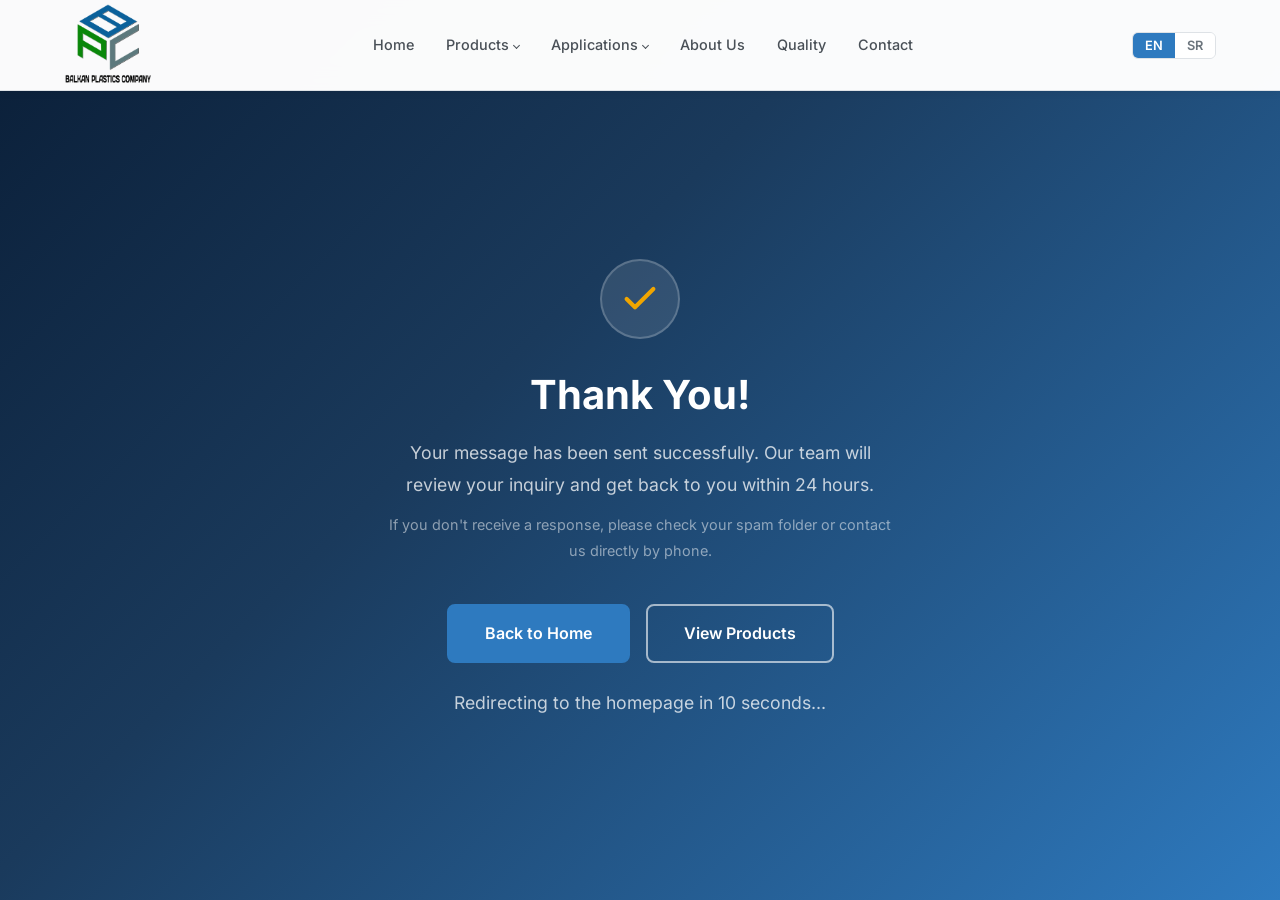
<file: thanks.html>
<!DOCTYPE html>
<html lang="en">
<head>
  <meta charset="UTF-8">
  <meta name="robots" content="noindex, nofollow">
  <meta name="referrer" content="strict-origin-when-cross-origin">

    <link rel="icon" type="image/png" sizes="32x32" href="img/favicon.png">
  <link rel="icon" type="image/png" sizes="16x16" href="img/favicon-16.png">
  <meta name="viewport" content="width=device-width, initial-scale=1.0">
  <title data-i18n-title="meta_title_thanks">Thank You - Balkan Plastics Company</title>
  <link rel="stylesheet" href="css/style.css?v=73">
  <link rel="stylesheet" href="css/product.css?v=13">
  <link rel="preload" href="fonts/inter-latin-v20.woff2" as="font" type="font/woff2" crossorigin>
  <link rel="stylesheet" href="css/fonts.css?v=1">
  <style>
    .thanks-section {
      min-height: 100vh;
      display: flex;
      align-items: center;
      justify-content: center;
      background: linear-gradient(135deg, #0a1e37 0%, #1a3a5c 40%, #2E7ABF 100%);
      padding-top: 90px;
    }
    .thanks-content {
      text-align: center;
      color: #fff;
      max-width: 600px;
      padding: 40px;
    }
    .thanks-icon {
      width: 80px;
      height: 80px;
      background: rgba(255,255,255,0.1);
      border: 2px solid rgba(255,255,255,0.2);
      border-radius: 50%;
      display: flex;
      align-items: center;
      justify-content: center;
      margin: 0 auto 30px;
    }
    .thanks-icon svg {
      width: 40px;
      height: 40px;
      color: #F0A500;
    }
    .thanks-content h1 {
      color: #fff;
      font-size: 2.5rem;
      margin-bottom: 16px;
    }
    .thanks-content p {
      color: rgba(255,255,255,0.75);
      font-size: 1.1rem;
      line-height: 1.8;
      margin-bottom: 12px;
    }
    .thanks-content .thanks-note {
      color: rgba(255,255,255,0.5);
      font-size: 0.9rem;
      margin-bottom: 40px;
    }
    .thanks-buttons {
      display: flex;
      gap: 16px;
      justify-content: center;
      flex-wrap: wrap;
    }
    .thanks-buttons .btn {
      min-width: 180px;
    }
    .countdown {
      margin-top: 24px;
      color: rgba(255,255,255,0.4);
      font-size: 0.85rem;
    }
  </style>
</head>
<body>

  <!-- Header -->
  <header class="header scrolled">
    <div class="container header-inner">
      <a href="index.html" class="logo">
        <img src="img/LOGO-BP.png" alt="Balkan Plastics Company" class="logo-img header-logo-img">
      </a>
      <nav class="nav-links">
        <a href="index.html" data-i18n="nav_home">Home</a>
        <div class="nav-dropdown">
          <a href="javascript:void(0)" class="nav-dropdown-trigger"><span data-i18n="nav_products">Products</span><span class="nav-arrow"></span></a>
          <div class="nav-dropdown-menu">
            <a href="multiwall.html" data-i18n="product_multiwall_title">Multiwall Polycarbonate Sheets</a>
            <a href="solid.html" data-i18n="product_solid_title">Solid Polycarbonate Sheets</a>
            <a href="profiles.html" data-i18n="product_accessories_title">Profiles & Thermal Washers</a>
          </div>
        </div>
        <div class="nav-dropdown">
          <a href="applications.html" class="nav-dropdown-trigger"><span data-i18n="nav_applications">Applications</span><span class="nav-arrow"></span></a>
          <div class="nav-dropdown-menu">
            <a href="construction.html" data-i18n="app_construction">Construction & Architecture</a>
            <a href="agriculture.html" data-i18n="app_agriculture">Agriculture & Greenhouses</a>
            <a href="industrial.html" data-i18n="app_industrial">Industrial & Safety</a>
            <a href="signage.html" data-i18n="app_signage">Signage & Design</a>
          </div>
        </div>
        <a href="index.html#about" data-i18n="nav_about">About Us</a>
        <a href="index.html#quality" data-i18n="nav_quality">Quality</a>
        <a href="contact.html" data-i18n="nav_contact">Contact</a>
        <div class="mobile-nav-contact">
          <div class="mnc-item"><svg viewBox="0 0 24 24" fill="none" width="16" height="16"><path d="M21 10c0 7-9 13-9 13s-9-6-9-13a9 9 0 1118 0z" stroke="currentColor" stroke-width="2"/><circle cx="12" cy="10" r="3" stroke="currentColor" stroke-width="2"/></svg><span data-i18n="contact_address_val">Magnetna polja BB, Subotica, Serbia</span></div>
          <div class="mnc-item"><svg viewBox="0 0 24 24" fill="none" width="16" height="16"><path d="M4 4h16c1.1 0 2 .9 2 2v12c0 1.1-.9 2-2 2H4c-1.1 0-2-.9-2-2V6c0-1.1.9-2 2-2z" stroke="currentColor" stroke-width="2"/><polyline points="22,6 12,13 2,6" stroke="currentColor" stroke-width="2"/></svg><span>info&#64;balkanplastics&#46;com</span></div>
          <div class="mnc-item"><svg viewBox="0 0 24 24" fill="none" width="16" height="16"><circle cx="12" cy="12" r="10" stroke="currentColor" stroke-width="2"/><polyline points="12,6 12,12 16,14" stroke="currentColor" stroke-width="2" stroke-linecap="round"/></svg><span data-i18n="contact_hours_val">Mon - Fri: 08:00 - 16:00</span></div>
        </div>
      </nav>
      <div class="header-actions">
        <div class="lang-switcher">
          <button class="lang-btn active" data-lang="en">EN</button>
          <button class="lang-btn" data-lang="sr">SR</button>
        </div>
        <button class="mobile-menu-toggle" aria-label="Menu" data-i18n-aria="aria_menu">
          <span></span><span></span><span></span>
        </button>
      </div>
    </div>
  </header>

  <!-- Thank You -->
  <section class="thanks-section">
    <div class="thanks-content">
      <div class="thanks-icon">
        <svg viewBox="0 0 24 24" fill="none"><path d="M20 6L9 17l-5-5" stroke="currentColor" stroke-width="2.5" stroke-linecap="round" stroke-linejoin="round"/></svg>
      </div>
      <h1 data-i18n="thanks_title">Thank You!</h1>
      <p data-i18n="thanks_message">Your message has been sent successfully. Our team will review your inquiry and get back to you within 24 hours.</p>
      <p class="thanks-note" data-i18n="thanks_note">If you don't receive a response, please check your spam folder or contact us directly by phone.</p>
      <div class="thanks-buttons">
        <a href="index.html" class="btn btn-primary btn-lg" data-i18n="thanks_home">Back to Home</a>
        <a href="index.html#products" class="btn btn-outline btn-lg" data-i18n="thanks_products">View Products</a>
      </div>
      <p class="countdown">
        <span data-i18n="thanks_redirect_before">You will be redirected to the homepage in</span>
        <span id="timer">10</span>
        <span data-i18n="thanks_redirect_after">seconds...</span>
      </p>
    </div>
  </section>

  <script src="js/translations.js?v=58"></script>
  <script src="js/main.js?v=60"></script>
  <script src="js/thanks.js"></script>
</body>
</html>
</file>
<file: css/style.css>
﻿/* ===== RESET & BASE ===== */
*, *::before, *::after {
  margin: 0;
  padding: 0;
  box-sizing: border-box;
}

:root {
  --primary: #2E7ABF;
  --primary-dark: #1D5A8E;
  --primary-light: #E8F2FC;
  --secondary: #2E8B3E;
  --accent: #F0A500;
  --dark: #1A1A2E;
  --gray-900: #212529;
  --gray-700: #495057;
  --gray-500: #6c757d;
  --gray-300: #dee2e6;
  --gray-100: #f8f9fa;
  --white: #ffffff;
  --shadow-sm: 0 2px 8px rgba(0,0,0,0.06);
  --shadow-md: 0 4px 20px rgba(0,0,0,0.1);
  --shadow-lg: 0 8px 40px rgba(0,0,0,0.12);
  --radius: 12px;
  --radius-sm: 8px;
  --transition: 0.3s ease;
}

html {
  scroll-behavior: smooth;
}

*:focus-visible {
  outline: 3px solid var(--primary);
  outline-offset: 2px;
  border-radius: 2px;
}

body {
  font-family: 'Inter', -apple-system, BlinkMacSystemFont, sans-serif;
  color: var(--gray-700);
  line-height: 1.7;
  background: var(--white);
  overflow-x: hidden;
}

.container {
  max-width: 1200px;
  margin: 0 auto;
  padding: 0 24px;
}

h1, h2, h3, h4 {
  color: var(--dark);
  line-height: 1.3;
  font-weight: 700;
}

h1 { font-size: clamp(2.2rem, 5vw, 3.5rem); }
h2 { font-size: clamp(1.8rem, 3.5vw, 2.5rem); }
h3 { font-size: 1.25rem; }
h4 { font-size: 1.05rem; }

a { text-decoration: none; color: inherit; }

img { max-width: 100%; display: block; }

/* ===== BUTTONS ===== */
.btn {
  display: inline-flex;
  align-items: center;
  justify-content: center;
  gap: 8px;
  padding: 12px 28px;
  border-radius: var(--radius-sm);
  font-weight: 600;
  font-size: 0.95rem;
  border: 2px solid transparent;
  cursor: pointer;
  transition: all var(--transition);
  font-family: inherit;
  white-space: nowrap;
}

.btn-primary {
  background: var(--primary);
  color: var(--white);
  border-color: var(--primary);
}
.btn-primary:hover {
  background: var(--primary-dark);
  border-color: var(--primary-dark);
  transform: translateY(-2px);
  box-shadow: 0 6px 20px rgba(0,87,168,0.35);
}

.btn-secondary {
  background: transparent;
  color: var(--primary);
  border-color: var(--primary);
}
.btn-secondary:hover {
  background: var(--primary);
  color: var(--white);
  transform: translateY(-2px);
}

.btn-outline {
  background: transparent;
  color: var(--white);
  border-color: rgba(255,255,255,0.6);
}
.btn-outline:hover {
  background: var(--white);
  color: var(--primary);
  border-color: var(--white);
  transform: translateY(-2px);
}

.btn-sm { padding: 8px 20px; font-size: 0.875rem; }
.btn-lg { padding: 14px 36px; font-size: 1rem; }
.btn-full { width: 100%; }

/* ===== HEADER ===== */
.header {
  position: fixed;
  top: 0;
  left: 0;
  right: 0;
  z-index: 1000;
  background: rgba(255,255,255,0.95);
  backdrop-filter: blur(12px);
  transition: background var(--transition), backdrop-filter var(--transition), border-color var(--transition), box-shadow var(--transition);
  border-bottom: 1px solid transparent;
}

.header.scrolled {
  background: rgba(255,255,255,0.98);
  border-bottom-color: var(--gray-300);
  box-shadow: var(--shadow-sm);
}

/* Home page only вЂ” transparent header so hero photo extends behind nav */
.page-home .header {
  background: transparent;
  backdrop-filter: none;
}

.page-home .header.scrolled {
  background: rgba(255,255,255,0.98);
  backdrop-filter: blur(12px);
}

.page-home .header:not(.scrolled) .nav-links > a,
.page-home .header:not(.scrolled) .nav-links > .nav-dropdown > a {
  color: #fff;
  text-shadow: 0 1px 6px rgba(0,0,0,0.55);
}
.page-home .header:not(.scrolled) .lang-btn {
  background: rgba(255,255,255,0.12);
  color: #fff;
  border: 1px solid rgba(255,255,255,0.35);
}
.page-home .header:not(.scrolled) .lang-btn.active {
  background: var(--primary);
  color: #fff;
  border-color: var(--primary);
}
.page-home .header:not(.scrolled) .lang-btn:hover:not(.active) {
  background: rgba(255,255,255,0.22);
}
.page-home .header:not(.scrolled) .header-logo-img {
  filter: drop-shadow(0 2px 10px rgba(0,0,0,0.55));
}
.page-home .header:not(.scrolled) .mobile-menu-toggle span {
  background: #fff;
}

.header-inner {
  display: flex;
  align-items: center;
  justify-content: space-between;
  height: 90px;
}

.page-home .header-inner {
  max-width: none;
  margin: 0;
  padding-left: 110px;
}

.logo {
  display: flex;
  align-items: center;
  gap: 10px;
  position: relative;
}

.logo-img {
  object-fit: contain;
}

.header-logo-img {
  height: 90px;
  width: auto;
  padding: 4px 0;
  transition: opacity var(--transition);
}

.header-logo-light {
  position: absolute;
  top: 0;
  left: 0;
  opacity: 1;
}

.header-logo-dark {
  opacity: 0;
}

.header.scrolled .header-logo-light { opacity: 0; }
.header.scrolled .header-logo-dark { opacity: 1; }

.footer-logo {
  margin-bottom: 16px;
  text-align: left;
}

.footer-logo-img {
  height: 90px;
  width: auto;
  clip-path: inset(0 0 20% 0);
  margin-bottom: -12px;
}

.footer-logo-text {
  display: block;
  font-size: 0.72rem;
  font-weight: 800;
  color: rgba(255,255,255,0.92);
  letter-spacing: 1.8px;
}


.nav-links {
  display: flex;
  align-items: center;
  gap: 32px;
}

.nav-links a {
  font-size: 0.9rem;
  font-weight: 500;
  color: var(--gray-700);
  transition: color var(--transition);
  position: relative;
}

.nav-links > a::after {
  content: '';
  position: absolute;
  bottom: -4px;
  left: 0;
  width: 0;
  height: 2px;
  background: var(--primary);
  transition: width var(--transition);
}

.nav-links a:hover { color: var(--primary); }
.nav-links > a:hover::after { width: 100%; }

/* Dropdown navigation */
.nav-dropdown {
  position: relative;
}

.nav-dropdown-trigger {
  cursor: pointer;
  position: relative;
}

.nav-dropdown-trigger .nav-arrow {
  display: inline-block;
  width: 5px;
  height: 5px;
  border-right: 1.5px solid currentColor;
  border-bottom: 1.5px solid currentColor;
  transform: rotate(45deg);
  margin-left: 5px;
  margin-bottom: 2px;
  transition: transform var(--transition);
}

.nav-dropdown:hover .nav-arrow {
  transform: rotate(-135deg);
}

.nav-dropdown-menu {
  position: absolute;
  top: 100%;
  left: -16px;
  min-width: 260px;
  background: rgba(255,255,255,0.97);
  backdrop-filter: blur(12px);
  border-radius: var(--radius-sm);
  box-shadow: var(--shadow-lg);
  border: 1px solid var(--gray-300);
  padding: 8px 0;
  opacity: 0;
  visibility: hidden;
  transform: translateY(8px);
  transition: all 0.25s ease;
  z-index: 100;
  margin-top: 12px;
}

.nav-dropdown:hover .nav-dropdown-menu {
  opacity: 1;
  visibility: visible;
  transform: translateY(0);
}

.nav-dropdown-menu::before {
  content: '';
  position: absolute;
  top: -12px;
  left: 0;
  right: 0;
  height: 12px;
}

.nav-dropdown-menu a {
  display: block;
  padding: 10px 20px;
  font-size: 0.88rem;
  font-weight: 400;
  color: var(--gray-700);
  transition: all var(--transition);
  white-space: nowrap;
}

.nav-dropdown-menu a::after {
  display: none;
}

.nav-dropdown-menu a:hover {
  background: var(--primary-light);
  color: var(--primary);
  padding-left: 24px;
}

.header-actions {
  display: flex;
  align-items: center;
  gap: 16px;
}

.lang-switcher {
  display: flex;
  border: 1px solid var(--gray-300);
  border-radius: 6px;
  overflow: hidden;
}

.lang-btn {
  padding: 5px 12px;
  font-size: 0.8rem;
  font-weight: 600;
  border: none;
  background: var(--white);
  color: var(--gray-500);
  cursor: pointer;
  transition: all var(--transition);
  font-family: inherit;
}

.lang-btn.active {
  background: var(--primary);
  color: var(--white);
}

.lang-btn:hover:not(.active) {
  background: var(--gray-100);
}

/* Mobile menu toggle */
.mobile-nav-contact {
  display: none;
}

.mobile-menu-toggle {
  display: none;
  flex-direction: column;
  gap: 5px;
  background: none;
  border: none;
  cursor: pointer;
  padding: 4px;
}

.mobile-menu-toggle span {
  display: block;
  width: 24px;
  height: 2px;
  background: var(--dark);
  transition: all var(--transition);
  border-radius: 2px;
}

.mobile-menu-toggle.active span,
.mobile-menu-toggle.active span:nth-child(1),
.mobile-menu-toggle.active span:nth-child(2),
.mobile-menu-toggle.active span:nth-child(3) { background: #ffffff !important; }
.mobile-menu-toggle.active span:nth-child(1) { transform: rotate(45deg) translate(5px, 5px); }
.mobile-menu-toggle.active span:nth-child(2) { opacity: 0; }
.mobile-menu-toggle.active span:nth-child(3) { transform: rotate(-45deg) translate(5px, -5px); }

/* ===== HERO ===== */
.hero {
  position: relative;
  min-height: 100vh;
  display: flex;
  align-items: center;
  overflow: hidden;
  background: url('../img/hero-2.jpg') center center / cover no-repeat;
}

.hero::before {
  content: '';
  position: absolute;
  top: 0;
  left: 0;
  right: 0;
  height: 220px;
  background: linear-gradient(180deg, rgba(0,0,0,0.55), transparent);
  z-index: 1;
  pointer-events: none;
}

.hero-bg {
  position: absolute;
  inset: 0;
  overflow: hidden;
  background: transparent;
  z-index: 0;
}

.hero-slide {
  position: absolute;
  inset: 0;
  pointer-events: none;
  animation: heroSlideZoom 13.5s infinite linear;
}

.hero-slide:nth-child(1) { animation-delay: -0.775s; }
.hero-slide:nth-child(2) { animation-delay: 3.725s; }
.hero-slide:nth-child(3) { animation-delay: 8.225s; }

.hero-strip {
  position: absolute;
  top: 0;
  left: 0;
  width: 100%;
  height: 100%;
  background-size: cover;
  background-position: center;
  background-repeat: no-repeat;
  opacity: 0;
  will-change: opacity, transform;
}

.hero-slide-a .hero-strip { background-image: url('../img/hero-2.jpg'); }
.hero-slide-b .hero-strip { background-image: url('../img/hero-3.jpg'); }
.hero-slide-d .hero-strip { background-image: url('../img/hero-5.jpg'); }

@media (max-width: 768px) {
  .hero {
    background-image: url('../img/hero-2-m.jpg');
    min-height: 100vh;
  }
  .hero::before { height: 120px; }
  .hero-content {
    padding-top: 60px;
    padding-bottom: 60px;
  }
  .hero-slide-a .hero-strip { background-image: url('../img/hero-2-m.jpg'); }
  .hero-slide-b .hero-strip { background-image: url('../img/hero-3-m.jpg?v=2'); }
  .hero-slide-d .hero-strip { background-image: url('../img/hero-5-m.jpg'); }
}

.hero-strip:nth-child(1) {
  clip-path: inset(0 75% 0 0);
  animation: heroStripDown 13.5s infinite cubic-bezier(0.65, 0, 0.35, 1);
}
.hero-strip:nth-child(2) {
  clip-path: inset(0 50% 0 25%);
  animation: heroStripUp 13.5s infinite cubic-bezier(0.65, 0, 0.35, 1);
}
.hero-strip:nth-child(3) {
  clip-path: inset(0 25% 0 50%);
  animation: heroStripDown 13.5s infinite cubic-bezier(0.65, 0, 0.35, 1);
}
.hero-strip:nth-child(4) {
  clip-path: inset(0 0 0 75%);
  animation: heroStripUp 13.5s infinite cubic-bezier(0.65, 0, 0.35, 1);
}

.hero-slide:nth-child(1) .hero-strip:nth-child(1) { animation-delay: -1.00s; }
.hero-slide:nth-child(1) .hero-strip:nth-child(2) { animation-delay: -0.85s; }
.hero-slide:nth-child(1) .hero-strip:nth-child(3) { animation-delay: -0.70s; }
.hero-slide:nth-child(1) .hero-strip:nth-child(4) { animation-delay: -0.55s; }

.hero-slide:nth-child(2) .hero-strip:nth-child(1) { animation-delay: 3.50s; }
.hero-slide:nth-child(2) .hero-strip:nth-child(2) { animation-delay: 3.65s; }
.hero-slide:nth-child(2) .hero-strip:nth-child(3) { animation-delay: 3.80s; }
.hero-slide:nth-child(2) .hero-strip:nth-child(4) { animation-delay: 3.95s; }

.hero-slide:nth-child(3) .hero-strip:nth-child(1) { animation-delay: 8.00s; }
.hero-slide:nth-child(3) .hero-strip:nth-child(2) { animation-delay: 8.15s; }
.hero-slide:nth-child(3) .hero-strip:nth-child(3) { animation-delay: 8.30s; }
.hero-slide:nth-child(3) .hero-strip:nth-child(4) { animation-delay: 8.45s; }

@keyframes heroStripDown {
  0%     { opacity: 0; transform: translateY(40px); }
  3.7%   { opacity: 1; transform: translateY(0); }
  33.33% { opacity: 1; transform: translateY(0); }
  37.04% { opacity: 0; transform: translateY(40px); }
  100%   { opacity: 0; transform: translateY(40px); }
}

@keyframes heroStripUp {
  0%     { opacity: 0; transform: translateY(-40px); }
  3.7%   { opacity: 1; transform: translateY(0); }
  33.33% { opacity: 1; transform: translateY(0); }
  37.04% { opacity: 0; transform: translateY(-40px); }
  100%   { opacity: 0; transform: translateY(-40px); }
}

@keyframes heroSlideZoom {
  0%     { transform: scale(1); }
  3.7%   { transform: scale(1); }
  33.33% { transform: scale(1.04); }
  37.04% { transform: scale(1.04); }
  100%   { transform: scale(1); }
}

/* Slide indicator dots */
.hero-dots {
  position: absolute;
  bottom: 32px;
  left: 50%;
  transform: translateX(-50%);
  display: flex;
  gap: 12px;
  z-index: 3;
  pointer-events: none;
}

.hero-dot {
  width: 10px;
  height: 10px;
  border-radius: 50%;
  background: rgba(255, 255, 255, 0.12);
  border: 1px solid rgba(255, 255, 255, 0.28);
  animation: heroDotActive 13.5s infinite linear;
  will-change: background, transform;
}

.hero-dot:nth-child(1) { animation-delay: -0.775s; }
.hero-dot:nth-child(2) { animation-delay: 3.725s; }
.hero-dot:nth-child(3) { animation-delay: 8.225s; }

@keyframes heroDotActive {
  0%     { background: rgba(255, 255, 255, 0.12); transform: scale(1); }
  3.7%   { background: rgba(255, 255, 255, 0.5);  transform: scale(1.25); }
  33.33% { background: rgba(255, 255, 255, 0.5);  transform: scale(1.25); }
  37.04% { background: rgba(255, 255, 255, 0.12); transform: scale(1); }
  100%   { background: rgba(255, 255, 255, 0.12); transform: scale(1); }
}

@media (prefers-reduced-motion: reduce) {
  .hero-dot { animation: none; }
}

@media (prefers-reduced-motion: reduce) {
  .hero-strip { animation: none; opacity: 0; transform: none; }
  .hero-slide:nth-child(1) .hero-strip { opacity: 1; }
}

.hero-pattern {
  display: none;
}

.hero-content {
  position: relative;
  z-index: 2;
  display: flex;
  flex-direction: column;
  align-items: flex-start;
  text-align: left;
  padding-top: 120px;
  padding-bottom: 120px;
  max-width: 600px;
  margin-left: 66px;
}

.hero-text { color: var(--white); }

.hero-badge {
  display: inline-block;
  padding: 6px 16px;
  background: rgba(255,255,255,0.15);
  border: 1px solid rgba(255,255,255,0.2);
  border-radius: 50px;
  font-size: 0.85rem;
  font-weight: 500;
  margin-bottom: 20px;
  backdrop-filter: blur(4px);
}

.hero-text h1 {
  color: var(--white);
  margin-bottom: 12px;
}

.hero-subtitle {
  font-size: 1.2rem;
  color: rgba(255,255,255,0.85);
  font-weight: 500;
  margin-bottom: 16px;
}

.hero-desc {
  font-size: 1.05rem;
  color: rgba(255,255,255,0.7);
  margin-bottom: 32px;
  max-width: 550px;
  line-height: 1.8;
}

.hero-buttons {
  display: flex;
  gap: 16px;
  flex-wrap: wrap;
}

.hero-buttons .btn {
  min-width: 200px;
  text-align: center;
}

/* ===== STATS ===== */
.stats {
  padding: 60px 0;
  background: var(--white);
}

.stats-grid {
  display: grid;
  grid-template-columns: repeat(4, 1fr);
  gap: 32px;
}

.stat-item {
  text-align: center;
  padding: 24px;
}

.stat-number {
  display: block;
  font-size: 2.8rem;
  font-weight: 800;
  color: var(--primary);
  line-height: 1;
  margin-bottom: 8px;
}

.stat-number::after {
  content: '+';
  font-size: 1.8rem;
}

.stat-label {
  font-size: 0.9rem;
  color: var(--gray-500);
  font-weight: 500;
}

/* ===== SECTIONS ===== */
.section-header {
  text-align: center;
  margin-bottom: 56px;
}

.section-header h2 {
  margin-bottom: 12px;
}

.section-header p {
  max-width: 600px;
  margin: 0 auto;
  color: var(--gray-500);
  font-size: 1.05rem;
}

/* ===== PRODUCTS ===== */
.products {
  padding: 100px 0;
  background: var(--gray-100);
}

.products-grid {
  display: grid;
  grid-template-columns: repeat(3, 1fr);
  gap: 32px;
}

.product-card {
  background: var(--white);
  border-radius: var(--radius);
  overflow: hidden;
  box-shadow: var(--shadow-sm);
  transition: transform 0.4s ease, box-shadow 0.4s ease, border-color 0.4s ease;
  border: 1px solid var(--gray-300);
  display: flex;
  flex-direction: column;
  color: inherit;
  text-decoration: none;
}

.product-card:hover,
.product-card.animate-on-scroll.animate-in:hover {
  transform: translateY(-6px);
  box-shadow: 0 12px 40px rgba(0,0,0,0.15);
  border-color: var(--primary);
  cursor: pointer;
}

.product-image {
  height: 220px;
  display: flex;
  align-items: center;
  justify-content: center;
  position: relative;
  overflow: hidden;
}

.product-img-multiwall {
  background: url('../img/41.jpg') center center / cover no-repeat;
}

.product-img-solid {
  background: url('../img/42.jpg?v=4') center center / cover no-repeat;
}

.product-img-accessories {
  background: url('../img/56.jpg?v=8') center center / cover no-repeat;
}

.product-icon {
  display: none;
}

.product-content {
  padding: 28px;
  flex: 1;
  display: flex;
  flex-direction: column;
}

.product-content h3 {
  margin-bottom: 12px;
  font-size: 1.15rem;
}

.product-content > p {
  color: var(--gray-500);
  font-size: 0.9rem;
  margin-bottom: 20px;
  line-height: 1.7;
}

.product-features {
  list-style: none;
  margin-bottom: 24px;
  margin-top: auto;
}

.product-features li {
  padding: 6px 0 6px 24px;
  position: relative;
  font-size: 0.88rem;
  color: var(--gray-700);
}

.product-features li::before {
  content: '';
  position: absolute;
  left: 0;
  top: 12px;
  width: 8px;
  height: 8px;
  border-radius: 50%;
  background: var(--primary);
  opacity: 0.5;
}

/* ===== APPLICATIONS ===== */
.applications {
  padding: 100px 0;
  background: var(--white);
}

.apps-grid {
  display: grid;
  grid-template-columns: repeat(4, 1fr);
  gap: 28px;
}

.app-card {
  text-align: center;
  padding: 36px 24px;
  border-radius: var(--radius);
  border: 1px solid var(--gray-300);
  transition: all 0.4s ease;
  background: var(--white);
  display: block;
  color: inherit;
  text-decoration: none;
}

.app-card:hover,
.app-card.animate-on-scroll.animate-in:hover {
  border-color: var(--primary);
  box-shadow: var(--shadow-md);
  transform: translateY(-4px);
}

.app-icon {
  width: 48px;
  height: 48px;
  color: var(--primary);
  margin: 0 auto 20px;
}

.app-card h3 {
  font-size: 1.05rem;
  margin-bottom: 8px;
}

.app-card p {
  font-size: 0.88rem;
  color: var(--gray-500);
  line-height: 1.6;
}

/* ===== ABOUT ===== */
.about {
  padding: 100px 0;
  background: var(--gray-100);
  position: relative;
}

.about-grid {
  display: grid;
  grid-template-columns: 1fr 1fr;
  gap: 60px;
  align-items: start;
}

.about-text h2 {
  margin-bottom: 8px;
}

.about-text p {
  margin-bottom: 16px;
  font-size: 0.95rem;
}

.about-features {
  display: flex;
  flex-direction: column;
  gap: 28px;
}

.about-feature {
  display: flex;
  gap: 16px;
  align-items: flex-start;
  padding: 24px;
  background: var(--white);
  border-radius: var(--radius-sm);
  box-shadow: var(--shadow-sm);
  transition: all var(--transition);
}

.about-feature:hover {
  box-shadow: var(--shadow-md);
  transform: translateX(4px);
}

.about-feature-icon {
  width: 40px;
  height: 40px;
  min-width: 40px;
  color: var(--primary);
}

.about-feature h4 {
  margin-bottom: 4px;
}

.about-feature p {
  font-size: 0.88rem;
  color: var(--gray-500);
  margin-bottom: 0;
}

/* ===== QUALITY ===== */
.quality {
  padding: 100px 0;
  background: linear-gradient(rgba(10,30,55,0.85), rgba(15,42,64,0.9)), url('../img/16.jpg') center center / cover no-repeat;
  color: var(--white);
}

.quality .section-header h2 { color: var(--white); }
.quality .section-header p { color: rgba(255,255,255,0.7); }

.quality-grid {
  display: grid;
  grid-template-columns: repeat(4, 1fr);
  gap: 28px;
}

.quality-card {
  text-align: center;
  padding: 40px 24px;
  border-radius: var(--radius);
  background: rgba(255,255,255,0.06);
  border: 1px solid rgba(255,255,255,0.1);
  transition: all 0.4s ease;
}

.quality-card:hover,
.quality-card.animate-on-scroll.animate-in:hover {
  background: rgba(255,255,255,0.12);
  transform: translateY(-4px);
  box-shadow: 0 12px 40px rgba(0,0,0,0.3);
}

.quality-badge {
  width: 60px;
  height: 60px;
  margin: 0 auto 20px;
  color: var(--accent);
}

.quality-card h3 {
  color: var(--white);
  font-size: 1.1rem;
  margin-bottom: 6px;
}

.quality-card p {
  font-size: 0.88rem;
  color: rgba(255,255,255,0.78);
}

/* ===== CONTACT FORM ===== */
.contact-info {
  display: flex;
  flex-direction: column;
  gap: 28px;
}

.contact-form {
  display: flex;
  flex-direction: column;
  gap: 16px;
}

.form-group input,
.form-group textarea {
  width: 100%;
  padding: 14px 18px;
  border: 1px solid var(--gray-300);
  border-radius: var(--radius-sm);
  font-size: 0.95rem;
  font-family: inherit;
  color: var(--gray-900);
  background: var(--white);
  transition: all var(--transition);
  outline: none;
}

.form-group input:focus,
.form-group textarea:focus {
  border-color: var(--primary);
  box-shadow: 0 0 0 3px rgba(0,87,168,0.1);
}

.form-group textarea { resize: vertical; }

/* ===== FOOTER ===== */
.footer {
  background: var(--dark);
  color: rgba(255,255,255,0.7);
  padding: 64px 0 0;
}

.footer-grid {
  display: grid;
  grid-template-columns: 1.5fr 1fr 1fr 1.2fr;
  gap: 40px;
  padding-bottom: 48px;
  border-bottom: 1px solid rgba(255,255,255,0.1);
}



.footer-about p {
  font-size: 0.88rem;
  line-height: 1.8;
}

.footer-links h4,
.footer-contact h4 {
  color: var(--white);
  margin-bottom: 16px;
  font-size: 1rem;
}

.footer-links a {
  display: block;
  font-size: 0.88rem;
  padding: 5px 0;
  transition: color var(--transition);
}

.footer-links a:hover { color: var(--white); }

.footer-contact p {
  font-size: 0.88rem;
  margin-bottom: 6px;
}

.footer-bottom {
  display: flex;
  justify-content: space-between;
  align-items: center;
  padding: 24px 0;
  font-size: 0.82rem;
}

.footer-bottom-links {
  display: flex;
  gap: 24px;
}

.footer-bottom-links a {
  transition: color var(--transition);
}

.footer-bottom-links a:hover { color: var(--white); }

/* ===== ANIMATIONS ===== */
.animate-on-scroll {
  opacity: 0;
  transform: translateY(30px);
  transition: opacity 0.6s ease, transform 0.6s ease;
}

.animate-on-scroll.animate-in {
  opacity: 1;
  transform: translateY(0);
}

/* Stagger animations for grid items */
.products-grid .animate-on-scroll:nth-child(2) { transition-delay: 0.15s; }
.products-grid .animate-on-scroll:nth-child(3) { transition-delay: 0.3s; }

.apps-grid .animate-on-scroll:nth-child(2) { transition-delay: 0.1s; }
.apps-grid .animate-on-scroll:nth-child(3) { transition-delay: 0.2s; }
.apps-grid .animate-on-scroll:nth-child(4) { transition-delay: 0.3s; }

.quality-grid .animate-on-scroll:nth-child(2) { transition-delay: 0.1s; }
.quality-grid .animate-on-scroll:nth-child(3) { transition-delay: 0.2s; }
.quality-grid .animate-on-scroll:nth-child(4) { transition-delay: 0.3s; }

.stats-grid .animate-on-scroll:nth-child(2) { transition-delay: 0.1s; }
.stats-grid .animate-on-scroll:nth-child(3) { transition-delay: 0.2s; }
.stats-grid .animate-on-scroll:nth-child(4) { transition-delay: 0.3s; }

/* ===== SCROLL TO TOP ===== */
.scroll-top {
  position: fixed;
  bottom: 32px;
  right: 32px;
  width: 48px;
  height: 48px;
  border-radius: 50%;
  background: var(--primary);
  color: var(--white);
  border: none;
  cursor: pointer;
  display: flex;
  align-items: center;
  justify-content: center;
  box-shadow: 0 4px 16px rgba(0,0,0,0.2);
  opacity: 0;
  visibility: hidden;
  transform: translateY(20px);
  transition: all 0.3s ease;
  z-index: 999;
}

.scroll-top.visible {
  opacity: 1;
  visibility: visible;
  transform: translateY(0);
}

.scroll-top:hover {
  background: var(--primary-dark);
  transform: translateY(-3px);
  box-shadow: 0 6px 24px rgba(0,0,0,0.3);
}

.scroll-top svg {
  width: 24px;
  height: 24px;
}

/* ===== RESPONSIVE ===== */
@media (max-width: 1024px) {
  .hero-content {
    grid-template-columns: 1fr;
    text-align: left;
    margin-left: 0;
    max-width: 100%;
    align-items: flex-start;
    padding-left: 20px;
  }

  .page-home .header-inner { padding-left: 32px; }

  .hero-desc { margin: 0 0 32px; }
  .hero-buttons { justify-content: flex-start; }

  .hero-visual {
    display: flex;
    justify-content: center;
  }

  .hero-card-1, .hero-card-2 { transform: none; }
  .hero-card-1:hover { transform: translateY(-8px); }
  .hero-card-2:hover { transform: translateY(-8px); }

  .products-grid { grid-template-columns: 1fr; max-width: 500px; margin: 0 auto; }

  .apps-grid { grid-template-columns: repeat(2, 1fr); }

  .about-grid { grid-template-columns: 1fr; }

  .quality-grid { grid-template-columns: repeat(2, 1fr); }

  .contact-grid { grid-template-columns: 1fr; }

  .footer-grid { grid-template-columns: repeat(2, 1fr); }

  .nav-links {
    display: flex;
    position: fixed;
    top: 0;
    right: -320px;
    width: 320px;
    height: 100vh;
    background: linear-gradient(135deg, #0a1e37 0%, #1a3a5c 100%);
    flex-direction: column;
    padding: 100px 20px 32px;
    gap: 0;
    box-shadow: -4px 0 30px rgba(0,0,0,0.15);
    overflow-y: auto;
    z-index: 9998;
    transition: right 0.35s ease;
  }

  .nav-links.active { right: 0; }

  .nav-links > a,
  .nav-links .nav-dropdown {
    padding: 0;
    width: 100%;
  }

  .nav-links > a {
    padding: 14px 0;
    border-bottom: 1px solid rgba(255,255,255,0.1);
    color: rgba(255,255,255,0.9) !important;
    font-size: 0.9rem;
    font-weight: 500;
    display: flex;
    align-items: center;
    justify-content: space-between;
  }

  .nav-links > a::after { display: none; }

  .nav-links > a:hover {
    color: var(--white) !important;
  }

  /* Mobile dropdown */
  .nav-dropdown-trigger {
    display: flex !important;
    align-items: center;
    justify-content: space-between;
    padding: 14px 0;
    border-bottom: 1px solid rgba(255,255,255,0.1);
    color: rgba(255,255,255,0.9) !important;
    font-size: 0.9rem;
    font-weight: 500;
  }

  .nav-dropdown-trigger .nav-arrow {
    border-color: rgba(255,255,255,0.5) !important;
    transition: transform 0.3s ease;
  }

  .nav-dropdown.open .nav-dropdown-trigger .nav-arrow {
    transform: rotate(-135deg);
  }

  .nav-dropdown-menu {
    position: static;
    opacity: 1;
    visibility: visible;
    transform: none;
    box-shadow: none;
    border: none;
    background: rgba(255,255,255,0.08);
    border-radius: 8px;
    margin: 0 0 8px;
    padding: 0;
    min-width: auto;
    max-height: 0;
    overflow: hidden;
    display: block;
    transition: max-height 0.35s ease;
  }

  .nav-dropdown.open .nav-dropdown-menu {
    max-height: 400px;
  }

  .nav-dropdown-menu a {
    padding: 11px 16px 11px 20px;
    font-size: 0.78rem;
    border-bottom: 1px solid rgba(255,255,255,0.06);
    color: rgba(255,255,255,0.7) !important;
    display: flex;
    align-items: center;
    justify-content: space-between;
  }

  .nav-dropdown-menu a:last-child {
    border-bottom: none;
  }

  .nav-dropdown-menu a:hover {
    background: rgba(255,255,255,0.1);
    color: var(--white) !important;
  }

  .nav-dropdown-menu a::after {
    content: '';
    width: 5px;
    height: 5px;
    border-right: 1.5px solid rgba(255,255,255,0.4);
    border-bottom: 1.5px solid rgba(255,255,255,0.4);
    transform: rotate(-45deg);
    flex-shrink: 0;
    display: block !important;
  }

  /* Overlay behind menu */
  .nav-links::before {
    content: '';
    position: fixed;
    top: 0;
    left: -100vw;
    width: 100vw;
    height: 100vh;
    background: rgba(0,0,0,0.5);
    z-index: -1;
    opacity: 0;
    transition: opacity 0.35s ease;
  }

  .nav-links.active::before {
    opacity: 1;
  }

  .mobile-nav-contact {
    display: flex;
    flex-direction: column;
    gap: 12px;
    margin-top: 24px;
    padding-top: 24px;
  }

  .mnc-item {
    display: flex;
    align-items: center;
    gap: 10px;
    color: rgba(255,255,255,0.5);
    font-size: 0.78rem;
  }

  .mnc-item svg {
    color: rgba(255,255,255,0.35);
    flex-shrink: 0;
  }

  .mobile-menu-toggle { display: flex; z-index: 9999; }
  .mobile-menu-toggle.active span { background: #ffffff !important; }

  .header-actions .btn { display: none; }

  .stats-grid { grid-template-columns: repeat(2, 1fr); }

  .apps-grid { grid-template-columns: 1fr; }

  .quality-grid { grid-template-columns: 1fr; }

  .footer-grid { grid-template-columns: 1fr; }

  .footer-bottom {
    flex-direction: column;
    gap: 12px;
    text-align: center;
  }

  .hero-visual {
    flex-direction: row;
    flex-wrap: wrap;
    gap: 12px;
    justify-content: center;
  }

  .hero-card {
    padding: 20px 16px;
  }

  .hero-card-1, .hero-card-2, .hero-card-3 {
    transform: none;
  }
  .hero-card-1:hover, .hero-card-2:hover, .hero-card-3:hover {
    transform: translateY(-4px);
  }
}

@media (max-width: 480px) {
  .stats-grid { grid-template-columns: 1fr; }

  .hero-buttons { flex-direction: column; }
  .hero-buttons .btn { width: 220px; text-align: center; }

  .btn-lg { padding: 10px 24px; font-size: 0.9rem; }
  .btn-full { width: auto; }
}

/* ===== LIGHTBOX ===== */
.lightbox {
  position: fixed;
  inset: 0;
  background: rgba(0,0,0,0.92);
  z-index: 9999;
  display: flex;
  align-items: center;
  justify-content: center;
  cursor: zoom-out;
  opacity: 0;
  pointer-events: none;
  transition: opacity 0.25s ease;
}
.lightbox.active {
  opacity: 1;
  pointer-events: auto;
}
.lightbox img {
  max-width: 92vw;
  max-height: 92vh;
  width: auto;
  height: auto;
  object-fit: contain;
  border-radius: 6px;
  box-shadow: 0 20px 60px rgba(0,0,0,0.5);
}
.lightbox-close {
  position: absolute;
  top: 24px;
  right: 32px;
  font-size: 2rem;
  color: #fff;
  background: rgba(255,255,255,0.1);
  border: none;
  width: 44px;
  height: 44px;
  border-radius: 50%;
  cursor: pointer;
  display: flex;
  align-items: center;
  justify-content: center;
  transition: background 0.2s ease;
}
.lightbox-close:hover {
  background: rgba(255,255,255,0.25);
}
.gallery-item img,
.overview-images-grid.lightbox-on img,
div.recommended-card .recommended-image img {
  cursor: zoom-in;
}

/* ===== CONTACT FORM STATUS ===== */
.contact-form-status {
  margin-top: 12px;
  font-size: 0.9rem;
  text-align: center;
  min-height: 1.2em;
}
.contact-form-status.error {
  color: #c83a3a;
}
</file>
<file: css/fonts.css>
/* Inter (SIL Open Font License 1.1) — со своего сервера вместо Google Fonts
   (25.09.2026): браузер посетителя больше не ходит к Google (GDPR для гостей
   из ЕС), а CSP сайта не пускает сторонние шрифты. Переменный шрифт: один
   файл на набор символов покрывает начертания 400–800. latin-ext — сербская
   латиница (č ć š ž đ); кириллица на сайте не используется. Наборы и
   unicode-range — как отдавал Google Fonts (v20). */
@font-face {
  font-family: 'Inter';
  font-style: normal;
  font-weight: 400 800;
  font-display: swap;
  src: url('../fonts/inter-latin-ext-v20.woff2') format('woff2');
  unicode-range: U+0100-02BA, U+02BD-02C5, U+02C7-02CC, U+02CE-02D7, U+02DD-02FF, U+0304, U+0308, U+0329, U+1D00-1DBF, U+1E00-1E9F, U+1EF2-1EFF, U+2020, U+20A0-20AB, U+20AD-20C0, U+2113, U+2C60-2C7F, U+A720-A7FF;
}
@font-face {
  font-family: 'Inter';
  font-style: normal;
  font-weight: 400 800;
  font-display: swap;
  src: url('../fonts/inter-latin-v20.woff2') format('woff2');
  unicode-range: U+0000-00FF, U+0131, U+0152-0153, U+02BB-02BC, U+02C6, U+02DA, U+02DC, U+0304, U+0308, U+0329, U+2000-206F, U+20AC, U+2122, U+2191, U+2193, U+2212, U+2215, U+FEFF, U+FFFD;
}
</file>
<file: css/product.css>
/* ===== PRODUCT PAGE STYLES ===== */

/* Active link in dropdown */
.active-link {
  color: var(--primary) !important;
  font-weight: 600 !important;
}

/* ===== PRODUCT HERO ===== */
.product-hero {
  position: relative;
  padding-top: 90px;
  overflow: hidden;
  min-height: 600px;
}

.product-hero-bg {
  position: absolute;
  inset: 0;
  background: linear-gradient(135deg, rgba(10,30,55,0.85), rgba(26,58,92,0.8)), url('../img/1.jpg') center center / cover no-repeat;
  z-index: 0;
}

.product-hero-bg-apps {
  background: url('../img/76.jpg') center center / cover no-repeat;
}

.product-hero-bg-apps::after {
  background: rgba(0,0,0,0.35) !important;
}

/* ===== APPLICATIONS OVERVIEW ===== */
.apps-overview-grid {
  display: grid;
  grid-template-columns: repeat(2, 1fr);
  gap: 32px;
}

.app-overview-card {
  display: block;
  background: var(--white);
  border-radius: 16px;
  overflow: hidden;
  border: 1px solid var(--gray-300);
  box-shadow: var(--shadow-sm);
  transition: all 0.4s ease;
  text-decoration: none;
  color: inherit;
}

.app-overview-card:hover {
  transform: translateY(-8px);
  box-shadow: var(--shadow-lg);
  border-color: var(--primary);
}

.app-overview-image {
  height: 240px;
  overflow: hidden;
}

.app-overview-image img {
  width: 100%;
  height: 100%;
  object-fit: cover;
  transition: transform 0.4s ease;
}

.app-overview-card:hover .app-overview-image img {
  transform: scale(1.05);
}

.app-overview-content {
  padding: 28px;
  display: grid;
  grid-template-columns: 40px 1fr;
  column-gap: 16px;
  row-gap: 4px;
  align-items: start;
}

.app-overview-icon {
  width: 40px;
  height: 40px;
  min-width: 40px;
  color: var(--primary);
  grid-column: 1;
  grid-row: 1 / span 2;
}

.app-overview-content h3 {
  grid-column: 2;
  grid-row: 1;
  font-size: 1.2rem;
  margin-bottom: 8px;
}

.app-overview-content p {
  grid-column: 2;
  grid-row: 2;
  font-size: 0.88rem;
  color: var(--gray-500);
  line-height: 1.7;
}

@media (max-width: 768px) {
  .apps-overview-grid {
    grid-template-columns: 1fr;
  }

  .app-overview-image {
    height: 180px;
  }
}

.product-hero-bg-contact {
  background: linear-gradient(135deg, rgba(10,30,55,0.85), rgba(26,58,92,0.8)), url('../img/58.jpg') center center / cover no-repeat;
}

.product-hero-bg-signage {
  background: url('../img/72.jpg') center center / cover no-repeat;
}

.product-hero-bg-signage::after {
  background: rgba(0,0,0,0.4) !important;
}

.product-hero-bg-industrial {
  background: url('../img/78.jpg') center center / cover no-repeat;
}

.product-hero-bg-industrial::after {
  background: rgba(0,0,0,0.35) !important;
}

.product-hero-bg-agriculture {
  background: url('../img/59.jpg') center center / cover no-repeat;
}

.product-hero-bg-agriculture::after {
  background: rgba(0,0,0,0.4) !important;
}

.product-hero-bg-construction {
  background: url('../img/77.jpg') center center / cover no-repeat;
}

.product-hero-bg-construction::after {
  background: rgba(0,0,0,0.35) !important;
}

.product-hero-bg-profiles {
  background: linear-gradient(135deg, rgba(10,30,55,0.85), rgba(26,58,92,0.8)), url('../img/57.jpg') center center / cover no-repeat;
}

.product-hero-bg-solid {
  background: linear-gradient(135deg, rgba(10,30,55,0.85), rgba(26,58,92,0.8)), url('../img/45.jpg') center 65% / cover no-repeat;
}

.product-hero-bg::after {
  content: '';
  position: absolute;
  inset: 0;
  background:
    radial-gradient(ellipse at 80% 50%, rgba(46,122,191,0.3) 0%, transparent 50%),
    radial-gradient(ellipse at 20% 80%, rgba(91,175,197,0.2) 0%, transparent 40%);
}

.product-hero-inner {
  position: relative;
  z-index: 1;
  padding-top: 32px;
  padding-bottom: 60px;
}

.product-breadcrumb {
  display: flex;
  align-items: center;
  gap: 8px;
  margin-bottom: 32px;
  font-size: 0.85rem;
}

.product-breadcrumb a {
  color: rgba(255,255,255,0.6);
  transition: color 0.2s;
}

.product-breadcrumb a:hover {
  color: var(--white);
}

.product-breadcrumb svg {
  color: rgba(255,255,255,0.3);
}

.product-breadcrumb > span:last-child {
  color: rgba(255,255,255,0.9);
  font-weight: 500;
}

.product-hero-content {
  display: grid;
  grid-template-columns: 1.2fr 0.8fr;
  gap: 60px;
  align-items: center;
}

.product-hero-badge {
  display: inline-block;
  padding: 6px 18px;
  background: rgba(255,255,255,0.1);
  border: 1px solid rgba(255,255,255,0.2);
  border-radius: 50px;
  font-size: 0.82rem;
  font-weight: 600;
  color: var(--white);
  letter-spacing: 1px;
  text-transform: uppercase;
  margin-bottom: 20px;
  backdrop-filter: blur(4px);
}

.product-hero-text h1 {
  color: var(--white);
  font-size: clamp(2rem, 4vw, 3rem);
  margin-bottom: 16px;
  line-height: 1.2;
}

.product-hero-desc {
  color: rgba(255,255,255,0.75);
  font-size: 1.05rem;
  line-height: 1.8;
  margin-bottom: 36px;
  max-width: 560px;
}

.product-hero-highlights {
  display: flex;
  gap: 32px;
}

.product-hero-highlight {
  display: flex;
  flex-direction: column;
  padding: 16px 24px;
  background: rgba(255,255,255,0.08);
  border: 1px solid rgba(255,255,255,0.12);
  border-radius: 12px;
  backdrop-filter: blur(8px);
  min-width: 120px;
  text-align: center;
}

.highlight-value {
  font-size: 1.6rem;
  font-weight: 800;
  color: var(--white);
  line-height: 1.2;
}

.highlight-value small {
  font-size: 0.7em;
  font-weight: 500;
}

.highlight-label {
  font-size: 0.78rem;
  color: rgba(255,255,255,0.55);
  margin-top: 4px;
  font-weight: 500;
}

/* ===== PRODUCT SECTIONS ===== */
.product-section {
  padding: 80px 0;
}

.product-section-alt {
  background: var(--gray-100);
}

.product-section-dark {
  background: linear-gradient(135deg, #0a1e37, #1a3a5c);
  color: var(--white);
}

.product-section-dark .section-header h2 {
  color: var(--white);
}

.product-section-dark .section-header p {
  color: rgba(255,255,255,0.65);
}

/* ===== PRODUCT OVERVIEW ===== */
.product-overview-grid {
  display: grid;
  grid-template-columns: 1fr 1fr;
  gap: 60px;
  align-items: center;
}

.product-overview-text h2 {
  margin-bottom: 20px;
}

.product-overview-text p {
  margin-bottom: 16px;
  font-size: 0.95rem;
  line-height: 1.8;
  color: var(--gray-700);
}

.product-overview-images {
  display: flex;
  flex-direction: column;
  gap: 16px;
}

.overview-images-grid {
  display: grid !important;
  grid-template-columns: 1fr 1fr;
  gap: 16px;
}

.overview-images-grid img {
  width: 100%;
  height: 160px;
  object-fit: cover;
  border-radius: 10px;
  box-shadow: var(--shadow-sm);
  transition: transform 0.3s ease, box-shadow 0.3s ease;
}

.overview-images-grid img:hover {
  transform: scale(1.05);
  box-shadow: var(--shadow-md);
}

/* ===== PROFILE TYPE CARDS ===== */
.profiles-types-grid {
  display: grid;
  grid-template-columns: repeat(4, 1fr);
  gap: 24px;
  width: min(calc(100vw - 32px), 1500px);
  margin-left: 50%;
  transform: translateX(-50%);
}

.profile-type-card {
  background: var(--white);
  border-radius: 16px;
  overflow: hidden;
  border: 1px solid var(--gray-300);
  box-shadow: var(--shadow-sm);
  transition: transform 0.4s ease, box-shadow 0.4s ease, border-color 0.4s ease;
}

.profile-type-card:hover {
  transform: translateY(-6px);
  box-shadow: var(--shadow-lg);
  border-color: var(--primary);
}

.profile-type-image {
  height: 240px;
  overflow: hidden;
}

.profile-type-image img {
  width: 100%;
  height: 100%;
  object-fit: cover;
  transition: transform 0.4s ease;
}

.profile-type-card:hover .profile-type-image img {
  transform: scale(1.05);
}

.profile-type-content {
  padding: 28px;
}

.profile-type-content h3 {
  font-size: 1.2rem;
  margin-bottom: 10px;
}

.profile-type-content > p {
  font-size: 0.9rem;
  color: var(--gray-500);
  line-height: 1.7;
  margin-bottom: 16px;
}

@media (max-width: 1024px) {
  .profiles-types-grid {
    grid-template-columns: repeat(2, 1fr);
  }
}

@media (max-width: 600px) {
  .profiles-types-grid {
    grid-template-columns: 1fr;
  }
}

/* ===== APPLICATION AREAS ===== */
.app-areas-grid {
  display: grid;
  grid-template-columns: repeat(3, 1fr);
  gap: 28px;
}

.app-area-card {
  background: var(--white);
  border-radius: 12px;
  padding: 32px 24px;
  border: 1px solid var(--gray-300);
  transition: all 0.35s ease;
}

.app-area-card:hover {
  transform: translateY(-6px);
  box-shadow: var(--shadow-lg);
  border-color: var(--primary);
}

.app-area-icon {
  width: 48px;
  height: 48px;
  color: var(--primary);
  margin-bottom: 16px;
}

.app-area-card h3 {
  font-size: 1.05rem;
  margin-bottom: 10px;
}

.app-area-card p {
  font-size: 0.85rem;
  color: var(--gray-500);
  line-height: 1.7;
}

/* ===== RECOMMENDED PRODUCTS ===== */
.recommended-grid {
  display: grid;
  grid-template-columns: repeat(3, 1fr);
  gap: 28px;
}

.recommended-card {
  background: rgba(255,255,255,0.06);
  border: 1px solid rgba(255,255,255,0.12);
  border-radius: 12px;
  overflow: hidden;
  transition: all 0.35s ease;
  display: block;
  color: inherit;
  text-decoration: none;
}

.recommended-card:hover {
  background: rgba(255,255,255,0.12);
  transform: translateY(-6px);
  box-shadow: 0 12px 40px rgba(0,0,0,0.3);
}

.recommended-image {
  height: 220px;
  overflow: hidden;
}

.recommended-image img {
  width: 100%;
  height: 100%;
  object-fit: cover;
  transition: transform 0.4s ease;
}

.recommended-card:hover .recommended-image img {
  transform: scale(1.05);
}

.recommended-card h3 {
  color: var(--white);
  font-size: 1.05rem;
  padding: 20px 20px 8px;
}

.recommended-card p {
  font-size: 0.85rem;
  color: rgba(255,255,255,0.6);
  padding: 0 20px 20px;
  line-height: 1.6;
}

@media (max-width: 1024px) {
  .app-areas-grid {
    grid-template-columns: repeat(2, 1fr);
  }
  .recommended-grid {
    grid-template-columns: repeat(2, 1fr);
  }
}

@media (max-width: 768px) {
  .app-areas-grid {
    grid-template-columns: 1fr;
  }
  .recommended-grid {
    grid-template-columns: 1fr;
  }
}

/* ===== STRENGTHS ===== */
.strengths-grid {
  display: grid;
  grid-template-columns: repeat(3, 1fr);
  gap: 28px;
}

.strength-card {
  background: var(--white);
  border-radius: 12px;
  padding: 32px 28px;
  border: 1px solid var(--gray-300);
  transition: all 0.35s ease;
}

.strength-card:hover {
  transform: translateY(-6px);
  box-shadow: var(--shadow-lg);
  border-color: var(--primary);
}

.strength-icon {
  width: 48px;
  height: 48px;
  color: var(--primary);
  margin-bottom: 16px;
}

.strength-card h3 {
  font-size: 1.1rem;
  margin-bottom: 10px;
}

.strength-card p {
  font-size: 0.88rem;
  color: var(--gray-500);
  line-height: 1.7;
}

/* Stagger animations */
.strengths-grid .animate-on-scroll:nth-child(2) { transition-delay: 0.1s; }
.strengths-grid .animate-on-scroll:nth-child(3) { transition-delay: 0.2s; }
.strengths-grid .animate-on-scroll:nth-child(4) { transition-delay: 0.3s; }
.strengths-grid .animate-on-scroll:nth-child(5) { transition-delay: 0.4s; }
.strengths-grid .animate-on-scroll:nth-child(6) { transition-delay: 0.5s; }

/* ===== STRUCTURES ===== */
.structures-grid {
  display: flex;
  justify-content: center;
  align-items: stretch;
  gap: 28px;
  flex-wrap: wrap;
}

.structure-card {
  display: flex;
  flex-direction: column;
  align-items: center;
  gap: 10px;
  padding: 16px 20px;
  background: var(--white);
  border-radius: 12px;
  border: 2px solid var(--gray-300);
  transition: all 0.35s ease;
  max-width: 380px;
}

.structure-card:hover {
  border-color: var(--primary);
  box-shadow: var(--shadow-lg);
  transform: translateY(-6px);
}

.structure-svg-wrap {
  width: 100%;
}

.structure-svg-wrap svg {
  width: 100%;
  height: auto;
}

.structure-svg-vertical {
  width: 60px;
  margin: 0 auto;
}

.structure-svg-horizontal {
  width: 100%;
  max-width: 320px;
  margin: 0 auto;
}

.structure-svg-horizontal svg {
  height: 40px;
}

.structure-info {
  text-align: center;
}

.structure-info h3 {
  font-size: 0.95rem;
  color: var(--primary);
  margin-bottom: 4px;
  font-weight: 700;
}

.structure-info span {
  display: block;
  font-size: 0.78rem;
  color: var(--gray-500);
  font-weight: 500;
}

.structure-thickness {
  margin-top: 4px;
  font-size: 0.82rem !important;
  color: var(--gray-700) !important;
  font-weight: 700 !important;
  background: var(--primary-light);
  padding: 4px 12px;
  border-radius: 20px;
}

.structure-range-box {
  display: flex;
  flex-direction: column;
  align-items: center;
  justify-content: center;
  background: var(--primary);
  padding: 14px 24px;
  border-radius: 8px;
  align-self: center;
}

.range-label {
  display: block;
  font-size: 0.75rem;
  color: rgba(255,255,255,0.75);
  font-weight: 500;
  margin-bottom: 2px;
  text-transform: uppercase;
  letter-spacing: 0.5px;
}

.range-value {
  display: block;
  font-size: 1.3rem;
  color: var(--white);
  font-weight: 800;
  white-space: nowrap;
}

@media (max-width: 768px) {
  .structures-grid {
    gap: 24px;
  }

  .structure-card {
    min-width: auto;
    width: 100%;
  }
}

/* ===== QUICK SPECS ===== */
.quick-specs {
  display: grid;
  grid-template-columns: repeat(4, 1fr);
  gap: 20px;
  margin-bottom: 48px;
}

.quick-spec {
  display: flex;
  align-items: center;
  gap: 16px;
  padding: 20px 24px;
  background: var(--primary-light);
  border-radius: 12px;
  border: 1px solid rgba(46,122,191,0.1);
}

.quick-spec-icon {
  width: 36px;
  height: 36px;
  min-width: 36px;
  color: var(--primary);
}

.quick-spec-label {
  display: block;
  font-size: 0.78rem;
  color: var(--gray-500);
  font-weight: 500;
  margin-bottom: 2px;
}

.quick-spec-value {
  display: block;
  font-size: 1rem;
  font-weight: 700;
  color: var(--dark);
}

/* ===== SPECS TABLE ===== */
.specs-table-container {
  background: var(--white);
  border-radius: 16px;
  padding: 36px;
  box-shadow: var(--shadow-sm);
  border: 1px solid var(--gray-300);
}

.specs-table-container h3 {
  margin-bottom: 8px;
  font-size: 1.2rem;
}

.specs-table-note {
  font-size: 0.85rem;
  color: var(--gray-500);
  margin-bottom: 24px;
  font-style: italic;
}

.specs-table-scroll {
  overflow-x: auto;
  -webkit-overflow-scrolling: touch;
}

.specs-table {
  width: 100%;
  border-collapse: collapse;
  font-size: 0.9rem;
  min-width: 700px;
}

.specs-table thead th {
  background: var(--dark);
  color: var(--white);
  padding: 14px 16px;
  text-align: center;
  font-weight: 600;
  font-size: 0.82rem;
  text-transform: uppercase;
  letter-spacing: 0.5px;
  white-space: nowrap;
}

.specs-table thead th:first-child {
  border-radius: 8px 0 0 0;
  text-align: left;
  padding-left: 20px;
}

.specs-table thead th:last-child {
  border-radius: 0 8px 0 0;
}

.specs-table tbody td {
  padding: 12px 16px;
  text-align: center;
  border-bottom: 1px solid var(--gray-300);
  color: var(--gray-700);
}

.specs-table tbody td:first-child {
  text-align: left;
  padding-left: 20px;
}

.specs-table tbody tr:nth-child(even) {
  background: var(--gray-100);
}

.specs-table tbody tr:hover {
  background: var(--primary-light);
}

.specs-table tbody tr:last-child td:first-child {
  border-radius: 0 0 0 8px;
}

.specs-table tbody tr:last-child td:last-child {
  border-radius: 0 0 8px 0;
}

/* Structure badges */
.structure-badge {
  display: inline-block;
  padding: 4px 12px;
  border-radius: 20px;
  font-size: 0.78rem;
  font-weight: 600;
  white-space: nowrap;
}

.wall-2 {
  background: #e3f2fd;
  color: #1565c0;
}

.wall-3 {
  background: #e8f5e9;
  color: #2e7d32;
}

.wall-5 {
  background: #fff3e0;
  color: #e65100;
}

.wall-7 {
  background: #fce4ec;
  color: #c62828;
}

/* ===== COLORS ===== */
.colors-grid {
  display: flex;
  justify-content: center;
  gap: 32px;
  flex-wrap: wrap;
}

.color-card {
  display: flex;
  flex-direction: column;
  align-items: center;
  gap: 12px;
  cursor: default;
}

.color-swatch {
  width: 100px;
  height: 100px;
  border-radius: 50%;
  border: 3px solid var(--white);
  box-shadow: 0 4px 16px rgba(0,0,0,0.12);
  transition: transform 0.3s ease, box-shadow 0.3s ease;
}

.color-swatch:hover {
  transform: scale(1.1);
  box-shadow: 0 8px 24px rgba(0,0,0,0.2);
}

.color-clear {
  background: linear-gradient(135deg, #e9eff4 0%, #f2f6f9 35%, #dfe7ee 65%, #edf2f6 100%);
  border-color: #d5dde5;
  box-shadow:
    inset 2px 2px 8px rgba(255,255,255,0.8),
    inset -1px -1px 4px rgba(100,120,140,0.07),
    0 4px 16px rgba(0,0,0,0.06);
}

.color-opal {
  background: linear-gradient(135deg, #f5f5f5, #e8e8e8);
  border-color: #e0e0e0;
}

.color-bronze {
  background: linear-gradient(135deg, #b07530, #6e4420);
}

.color-green {
  background: linear-gradient(135deg, #7cb87c, #4a8a4a);
}

.color-blue {
  background: linear-gradient(135deg, #6a9fd8, #3a6fa8);
}

.color-grey {
  background: linear-gradient(135deg, #808080, #505050);
}

.color-card span {
  font-size: 0.88rem;
  font-weight: 600;
  color: var(--gray-700);
}

/* ===== INSTALLATION ===== */
.install-grid {
  display: grid;
  grid-template-columns: repeat(3, 1fr);
  gap: 28px;
}

.install-card {
  background: var(--white);
  border-radius: 12px;
  padding: 32px 24px;
  text-align: center;
  border: 1px solid var(--gray-300);
  transition: all 0.35s ease;
  display: block;
  color: inherit;
  text-decoration: none;
  cursor: pointer;
}

.install-card:hover {
  transform: translateY(-6px);
  box-shadow: var(--shadow-lg);
  border-color: var(--primary);
}

.install-card-icon {
  width: 56px;
  height: 56px;
  color: var(--primary);
  margin: 0 auto 20px;
}

.install-card h3 {
  font-size: 1.05rem;
  margin-bottom: 10px;
}

.install-card p {
  font-size: 0.85rem;
  color: var(--gray-500);
  line-height: 1.7;
}

.install-grid .animate-on-scroll:nth-child(2) { transition-delay: 0.1s; }
.install-grid .animate-on-scroll:nth-child(3) { transition-delay: 0.2s; }
.install-grid .animate-on-scroll:nth-child(4) { transition-delay: 0.3s; }

/* ===== THICKNESS GUIDE ===== */
.guide-grid {
  display: grid;
  grid-template-columns: repeat(3, 1fr);
  gap: 24px;
}

.guide-card {
  background: rgba(255,255,255,0.06);
  border: 1px solid rgba(255,255,255,0.12);
  border-radius: 12px;
  padding: 32px 24px;
  text-align: center;
  transition: all 0.35s ease;
}

.guide-card:hover {
  background: rgba(255,255,255,0.12);
  transform: translateY(-4px);
  box-shadow: 0 12px 40px rgba(0,0,0,0.3);
}

.guide-thickness {
  font-size: 2rem;
  font-weight: 800;
  color: var(--accent);
  margin-bottom: 12px;
  line-height: 1;
}

.guide-card h3 {
  color: var(--white);
  font-size: 1.05rem;
  margin-bottom: 10px;
}

.guide-card p {
  font-size: 0.85rem;
  color: rgba(255,255,255,0.6);
  line-height: 1.6;
}

/* ===== APPLICATIONS ON PRODUCT PAGE ===== */

/* ===== GALLERY ===== */
.product-gallery {
  display: grid;
  grid-template-columns: repeat(3, 1fr);
  grid-template-rows: auto auto;
  gap: 16px;
}

.gallery-item {
  border-radius: 12px;
  overflow: hidden;
  cursor: pointer;
  position: relative;
}

.gallery-item::after {
  content: '';
  position: absolute;
  inset: 0;
  background: rgba(0,0,0,0);
  transition: background 0.3s;
  pointer-events: none;
}

.gallery-item:hover::after {
  background: rgba(0,0,0,0.1);
}

.gallery-item img {
  width: 100%;
  height: 220px;
  object-fit: cover;
  object-position: center center;
  transition: transform 0.4s ease;
}


.gallery-item:hover img {
  transform: scale(1.05);
}

.gallery-item-large {
  grid-row: span 2;
}

.gallery-item-large img {
  height: 100%;
  min-height: 456px;
}

/* ===== PRODUCT CTA ===== */
.product-cta {
  padding: 80px 0;
  background: linear-gradient(135deg, #0a1e37, #1a3a5c);
  color: var(--white);
}

.product-cta-inner {
  display: flex;
  align-items: center;
  justify-content: space-between;
  gap: 40px;
}

.product-cta-text h2 {
  color: var(--white);
  font-size: 1.8rem;
  margin-bottom: 10px;
}

.product-cta-text p {
  color: rgba(255,255,255,0.8);
  font-size: 1rem;
  max-width: 500px;
}

.product-cta-actions {
  display: flex;
  gap: 16px;
  flex-shrink: 0;
}

.product-cta .btn-outline {
  border-color: rgba(255,255,255,0.5);
}

.product-cta .btn-outline:hover {
  background: var(--white);
  color: var(--primary);
  border-color: var(--white);
}

/* ===== RESPONSIVE ===== */
@media (max-width: 1024px) {
  .product-hero-content {
    grid-template-columns: 1fr;
    gap: 40px;
  }

  .product-hero-image {
    max-width: 500px;
    margin: 0 auto;
  }

  .product-overview-grid {
    grid-template-columns: 1fr;
    gap: 40px;
  }

  .strengths-grid {
    grid-template-columns: repeat(2, 1fr);
  }

  .quick-specs {
    grid-template-columns: repeat(2, 1fr);
  }

  .install-grid {
    grid-template-columns: repeat(2, 1fr);
  }

  .guide-grid {
    grid-template-columns: repeat(2, 1fr);
  }

  .product-apps-grid {
    grid-template-columns: repeat(2, 1fr);
  }

  .product-gallery {
    grid-template-columns: repeat(2, 1fr);
  }

  .gallery-item-large {
    grid-row: span 1;
  }

  .gallery-item-large img {
    min-height: auto;
    height: 220px;
  }

  .product-cta-inner {
    flex-direction: column;
    text-align: center;
  }

  .product-cta-text p {
    margin: 0 auto;
  }
}

@media (max-width: 768px) {
  .product-hero-highlights {
    flex-direction: column;
    gap: 12px;
  }

  .product-hero-highlight {
    flex-direction: row;
    justify-content: space-between;
    text-align: left;
    padding: 12px 20px;
  }

  .strengths-grid {
    grid-template-columns: 1fr;
  }

  .quick-specs {
    grid-template-columns: 1fr;
  }

  .install-grid {
    grid-template-columns: 1fr;
  }

  .guide-grid {
    grid-template-columns: 1fr;
  }

  .product-apps-grid {
    grid-template-columns: 1fr;
  }

  .product-gallery {
    grid-template-columns: 1fr;
  }

  .colors-grid {
    flex-direction: column;
    align-items: stretch;
    gap: 12px;
  }

  .color-card {
    flex-direction: row;
    gap: 16px;
    align-items: center;
    background: var(--white);
    padding: 12px 20px;
    border-radius: 12px;
    border: 1px solid var(--gray-300);
  }

  .color-swatch {
    width: 48px;
    height: 48px;
    flex-shrink: 0;
  }

  .color-card span {
    font-size: 0.95rem;
  }

  .product-breadcrumb {
    font-size: 0.78rem;
    flex-wrap: wrap;
  }

  .product-cta-actions {
    flex-direction: column;
    width: 100%;
  }

  .product-cta-actions .btn {
    width: 100%;
  }

  .specs-table-container {
    padding: 20px 16px;
  }
}
</file>
